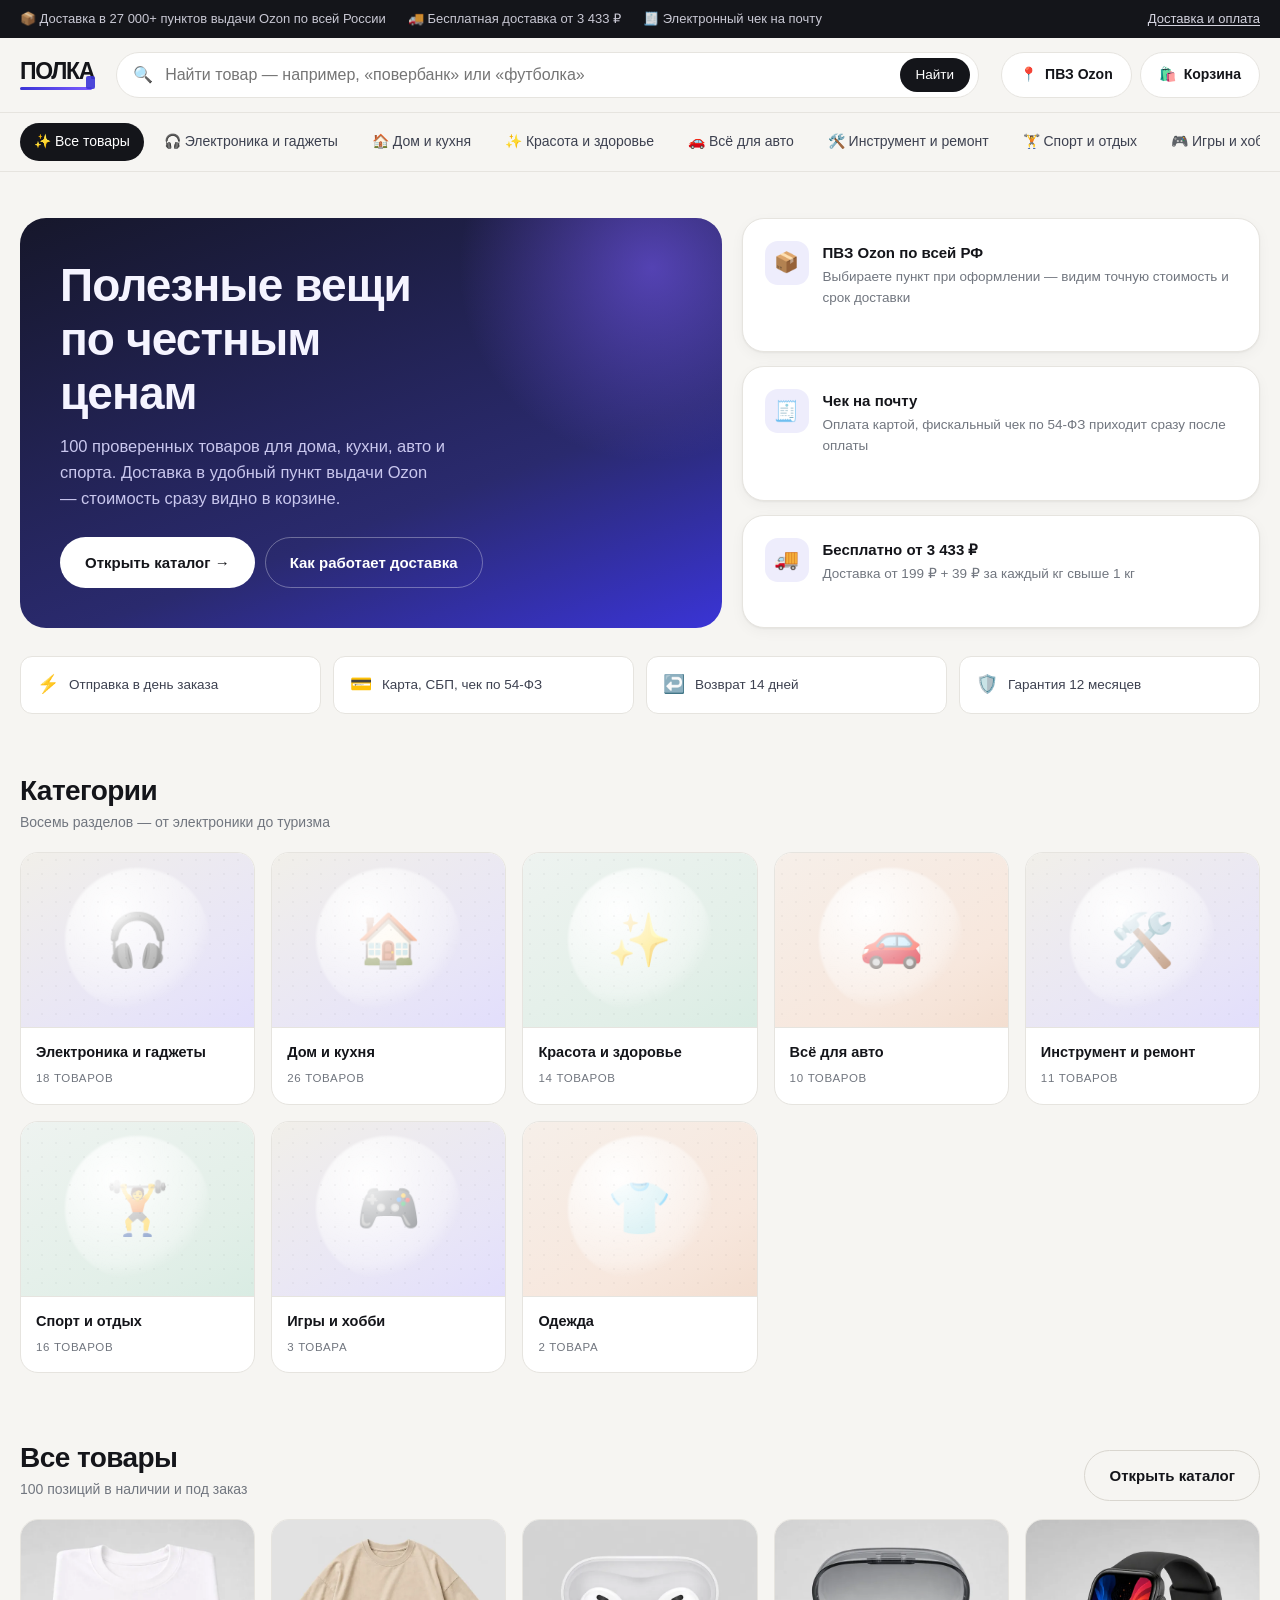
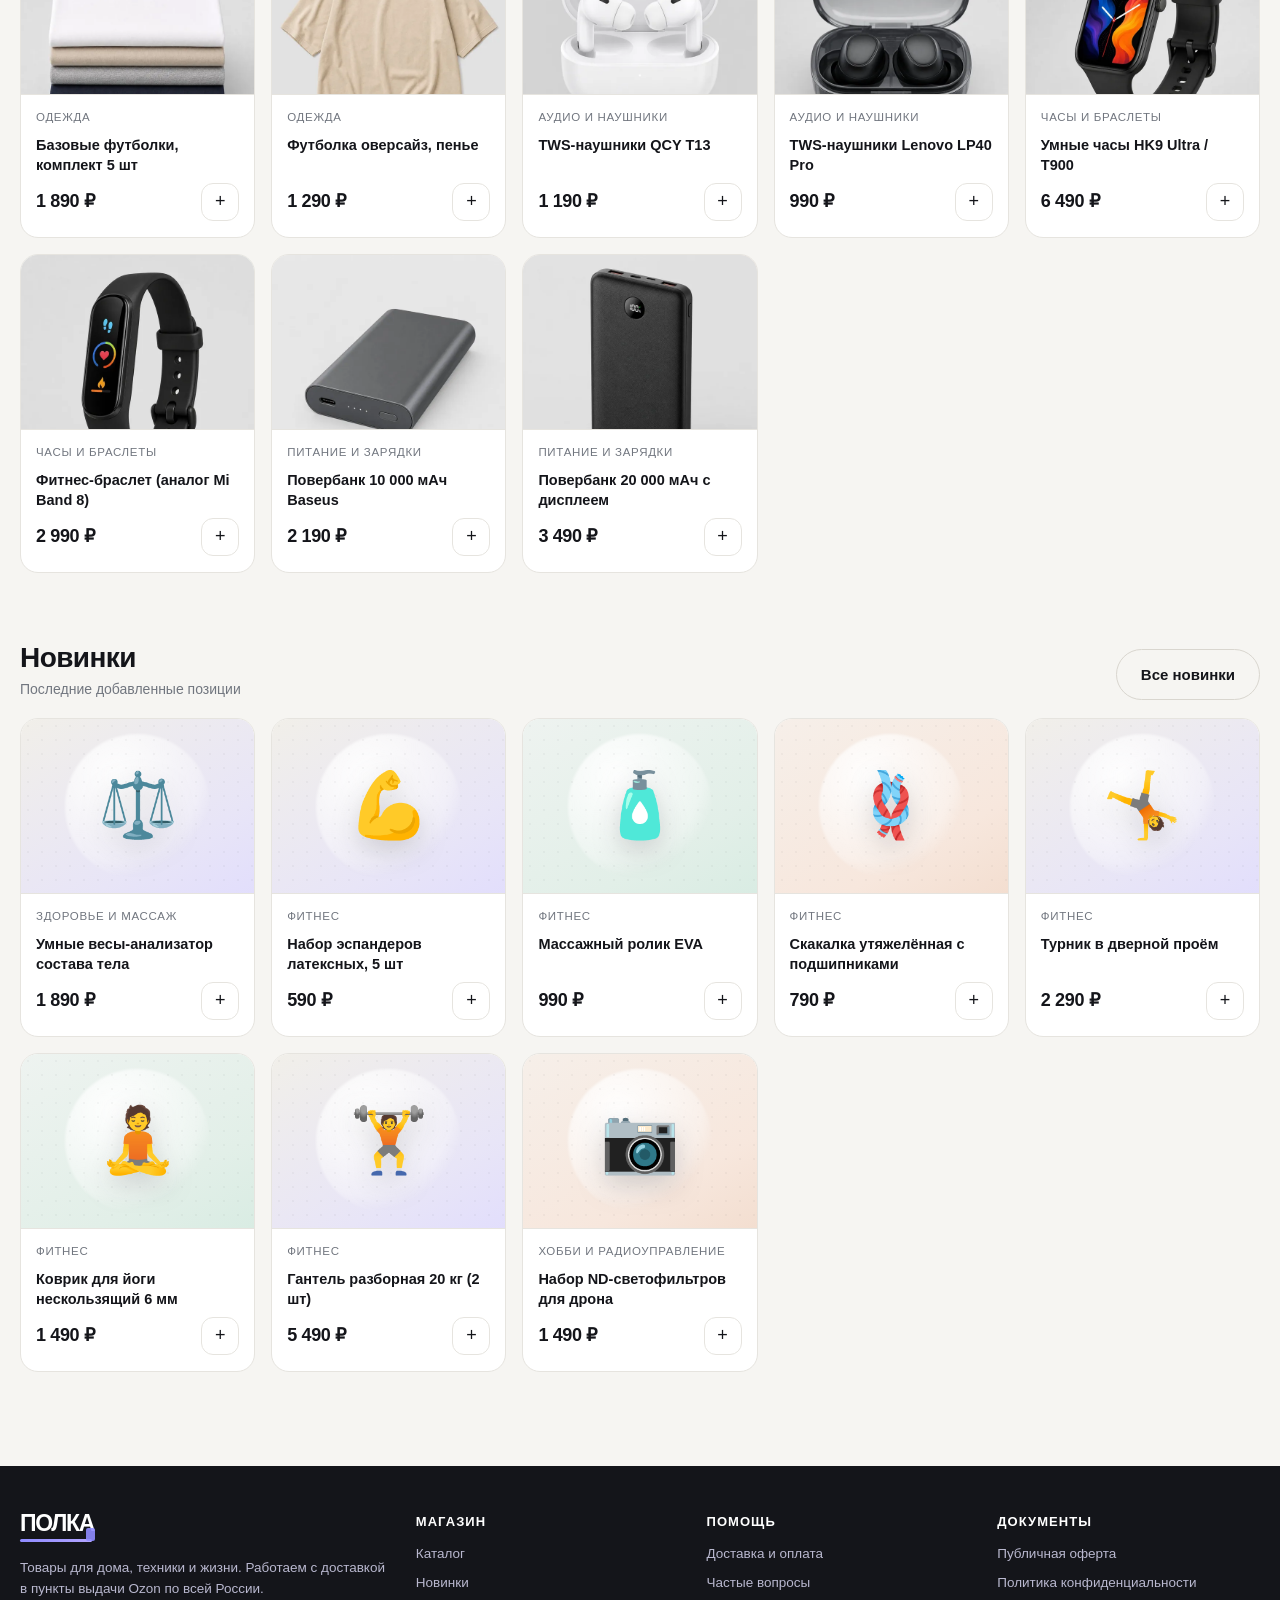
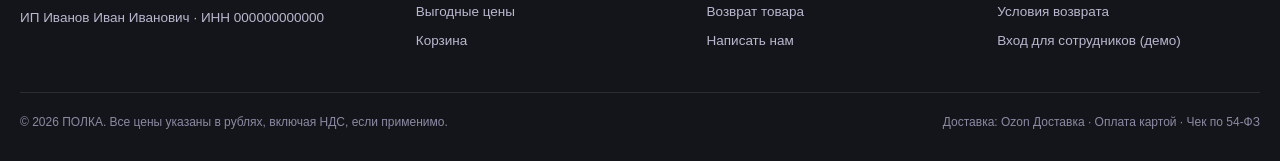
<file: docs/index.html>
<!DOCTYPE html>
<html lang="ru">
<head>
<meta charset="utf-8">
<meta name="viewport" content="width=device-width, initial-scale=1">
<title>ПОЛКА — товары для дома, техники и жизни. Доставка в ПВЗ Ozon</title>
<meta name="description" content="Товары для дома, кухни, авто и спорта. Доставка в пункты выдачи Ozon по всей России, оплата картой, электронный чек.">
<style>
/* ==========================================================================
   ПОЛКА — витрина. Светлая, спокойная, читабельная.
   ========================================================================== */
:root {
  --bg: #f6f5f2;
  --surface: #ffffff;
  --surface-2: #fbfaf8;
  --ink: #14151a;
  --ink-2: #3d4150;
  --muted: #71767f;
  --line: #e6e4df;
  --line-2: #d9d6cf;
  --accent: #3a34d6;
  --accent-hover: #2b26b8;
  --accent-soft: #eeedfc;
  --sale: #d92d3a;
  --ok: #12895f;
  --ok-soft: #e6f6ef;
  --warn: #b25e00;
  --radius: 18px;
  --radius-sm: 12px;
  --shadow-sm: 0 1px 2px rgba(20, 21, 26, .05), 0 4px 14px rgba(20, 21, 26, .04);
  --shadow-md: 0 8px 30px rgba(20, 21, 26, .09);
  --font: -apple-system, BlinkMacSystemFont, "Segoe UI", Inter, Roboto, "Helvetica Neue", Arial, sans-serif;
}

* { box-sizing: border-box; }
html { scroll-behavior: smooth; }
body {
  margin: 0; background: var(--bg); color: var(--ink); font-family: var(--font);
  font-size: 16px; line-height: 1.55; -webkit-font-smoothing: antialiased;
}
img { max-width: 100%; }
a { color: inherit; text-decoration: none; }
button { font: inherit; color: inherit; cursor: pointer; }
input, select, textarea { font: inherit; color: inherit; }
h1, h2, h3, h4 { margin: 0; line-height: 1.18; letter-spacing: -.02em; font-weight: 650; }
h1 { font-size: clamp(28px, 4vw, 42px); }
h2 { font-size: clamp(21px, 2.6vw, 28px); }
h3 { font-size: 18px; }
p { margin: 0; }
ul { margin: 0; padding: 0; }

.wrap { width: min(1240px, 100% - 40px); margin: 0 auto; }
.muted { color: var(--muted); }
.small { font-size: 13.5px; }
.tiny { font-size: 12px; }
.nowrap { white-space: nowrap; }
.hidden { display: none !important; }

/* ---------- верхняя полоса ---------- */
.topbar {
  background: var(--ink); color: #e9e8f5; font-size: 13px;
}
.topbar .wrap { display: flex; align-items: center; justify-content: space-between; gap: 16px; height: 38px; }
.topbar .marquee { display: flex; gap: 22px; overflow: hidden; }
.topbar .marquee span { white-space: nowrap; opacity: .85; }
.topbar a { text-decoration: underline; text-underline-offset: 2px; opacity: .9; }
@media (max-width: 720px) { .topbar .marquee span:nth-child(n+2) { display: none; } }

/* ---------- шапка ---------- */
.header {
  position: sticky; top: 0; z-index: 40; background: rgba(246, 245, 242, .92);
  backdrop-filter: saturate(180%) blur(14px); border-bottom: 1px solid var(--line);
}
.header .wrap { display: grid; grid-template-columns: auto 1fr auto; align-items: center; gap: 22px; height: 74px; }
.logo { position: relative; display: inline-flex; align-items: center; text-decoration: none; padding-bottom: 7px; }
.logo-word { font-weight: 800; font-size: 23px; letter-spacing: -1.3px; line-height: 1; color: var(--ink); }
/* линия-полка под словом — единственный графический элемент логотипа */
.logo-shelf {
  position: absolute; left: 0; right: 2px; bottom: 0; height: 3px; border-radius: 3px;
  background: linear-gradient(90deg, var(--accent), #7c5cff);
}
.logo-shelf::after {
  content: ""; position: absolute; right: -3px; top: -11px; width: 9px; height: 13px;
  border-radius: 2px; background: var(--accent); opacity: .9;
}
.logo-dark .logo-word { color: #fff; }
.logo-dark .logo-shelf { background: linear-gradient(90deg, #8f8bff, #b3a5ff); }
.logo-dark .logo-shelf::after { background: #8f8bff; }
.search {
  display: flex; align-items: center; gap: 10px; background: var(--surface); border: 1px solid var(--line);
  border-radius: 999px; padding: 0 8px 0 16px; height: 46px; transition: border-color .15s, box-shadow .15s;
}
.search:focus-within { border-color: var(--accent); box-shadow: 0 0 0 4px var(--accent-soft); }
.search input { flex: 1; border: 0; outline: 0; background: transparent; min-width: 0; }
.search .icon { color: var(--muted); font-size: 16px; }
.search .go {
  border: 0; background: var(--ink); color: #fff; border-radius: 999px; height: 34px; padding: 0 16px; font-size: 13.5px;
}
.header-actions { display: flex; align-items: center; gap: 8px; }
.icon-btn {
  position: relative; display: inline-flex; align-items: center; gap: 8px; border: 1px solid var(--line);
  background: var(--surface); border-radius: 999px; height: 46px; padding: 0 18px; font-size: 14px; font-weight: 550;
  transition: .15s;
}
.icon-btn:hover { border-color: var(--line-2); box-shadow: var(--shadow-sm); }
.icon-btn .badge {
  position: absolute; top: -5px; right: -4px; min-width: 21px; height: 21px; border-radius: 999px;
  background: var(--accent); color: #fff; font-size: 12px; font-weight: 650; display: grid; place-items: center;
  padding: 0 6px; border: 2px solid var(--bg);
}
@media (max-width: 900px) {
  .header .wrap { grid-template-columns: auto auto; height: auto; padding: 12px 0; gap: 12px; }
  .search { grid-column: 1 / -1; order: 3; }
}
@media (max-width: 620px) {
  body { overflow-x: hidden; }
  .wrap { width: calc(100% - 28px); }
  .topbar .wrap { height: 34px; }
  .topbar .marquee { flex: 1; min-width: 0; }
  .topbar .marquee span { overflow: hidden; text-overflow: ellipsis; }
  .topbar a { flex: 0 0 auto; font-size: 12px; }
  .logo { font-size: 19px; }
  .logo .mark { width: 30px; height: 30px; border-radius: 9px; font-size: 15px; }
  .icon-btn { height: 42px; padding: 0 13px; font-size: 13px; }
  #pvzJump span:last-child, .header-actions a.icon-btn span:last-child { display: none; }
  .search { height: 44px; padding-left: 13px; }
  .search .go { padding: 0 13px; }
  .hero { padding: 24px 0 10px; }
  .hero-main { padding: 24px 20px; min-height: 280px; border-radius: 20px; }
  .hero-main p { font-size: 15px; }
  .grid { grid-template-columns: repeat(auto-fill, minmax(155px, 1fr)); gap: 12px; }
  .card-body { padding: 12px 12px 14px; gap: 6px; }
  .card-name { font-size: 13.5px; min-height: 38px; }
  .price { font-size: 16px; }
  .add-mini { width: 34px; height: 34px; }
  .catalog-layout { grid-template-columns: 1fr; gap: 16px; }
  .filters { position: static; }
  .trust { grid-template-columns: 1fr; }
  .two-col { grid-template-columns: 1fr; }
  .summary { position: static; }
  .panel { padding: 18px; }
  .product-media { font-size: 96px; }
  .footer-grid { grid-template-columns: 1fr; gap: 20px; }
  .steps { gap: 6px; }
  .step-pill { font-size: 12.5px; padding: 7px 11px; }
}

/* ---------- категории ---------- */
.catnav { border-bottom: 1px solid var(--line); background: var(--bg); position: sticky; top: 74px; z-index: 30; }
.catnav .wrap { display: flex; gap: 6px; overflow-x: auto; padding: 10px 0; scrollbar-width: none; }
.catnav .wrap::-webkit-scrollbar { display: none; }
.catnav a, .catnav button {
  white-space: nowrap; border: 0; background: transparent; border-radius: 999px; padding: 8px 14px;
  font-size: 14px; color: var(--ink-2); display: inline-flex; align-items: center; gap: 7px; transition: .15s;
}
.catnav a:hover, .catnav button:hover { background: #ecebe6; }
.catnav .active { background: var(--ink); color: #fff; }
@media (max-width: 900px) { .catnav { top: 0; position: static; } }

/* ---------- герой ---------- */
.hero { padding: 46px 0 18px; }
.hero-grid { display: grid; grid-template-columns: 1.15fr .85fr; gap: 20px; align-items: stretch; }
.hero-main {
  background: linear-gradient(160deg, #16172b, #2a2a6e 65%, #3a34d6);
  color: #f5f4ff; border-radius: 26px; padding: 40px; position: relative; overflow: hidden;
  display: flex; flex-direction: column; justify-content: space-between; min-height: 330px;
}
.hero-main::after {
  content: ""; position: absolute; width: 420px; height: 420px; right: -140px; top: -160px; border-radius: 50%;
  background: radial-gradient(circle, rgba(124, 92, 255, .55), transparent 65%);
}
.hero-main h1 { font-size: clamp(30px, 4.4vw, 46px); max-width: 15ch; }
.hero-main p { margin-top: 14px; font-size: 16.5px; color: #c9c7ee; max-width: 42ch; }
.hero-cta { display: flex; gap: 10px; margin-top: 26px; flex-wrap: wrap; position: relative; z-index: 1; }
.btn {
  display: inline-flex; align-items: center; justify-content: center; gap: 8px; border: 1px solid transparent;
  border-radius: 999px; padding: 13px 24px; font-size: 15px; font-weight: 600; transition: .16s; text-align: center;
}
.btn-primary { background: var(--accent); color: #fff; box-shadow: 0 6px 20px rgba(58, 52, 214, .28); }
.btn-primary:hover { background: var(--accent-hover); transform: translateY(-1px); }
.btn-light { background: #fff; color: var(--ink); }
.btn-light:hover { transform: translateY(-1px); box-shadow: var(--shadow-md); }
.btn-ghost { background: transparent; border-color: var(--line-2); color: var(--ink); }
.btn-ghost:hover { border-color: var(--ink); }
.btn-dark { background: var(--ink); color: #fff; }
.btn-dark:hover { background: #000; }
.btn-lg { padding: 16px 30px; font-size: 16px; }
.btn-block { width: 100%; }
.btn:disabled { opacity: .45; cursor: not-allowed; transform: none !important; box-shadow: none; }

.hero-side { display: grid; gap: 14px; }
.hero-card {
  background: var(--surface); border: 1px solid var(--line); border-radius: 22px; padding: 22px;
  display: flex; gap: 14px; align-items: flex-start; box-shadow: var(--shadow-sm);
}
.hero-card .ic {
  flex: 0 0 44px; height: 44px; border-radius: 13px; background: var(--accent-soft); color: var(--accent);
  display: grid; place-items: center; font-size: 20px;
}
.hero-card b { display: block; font-size: 15px; margin-bottom: 3px; }
.hero-card p { font-size: 13.5px; color: var(--muted); }
@media (max-width: 960px) { .hero-grid { grid-template-columns: 1fr; } .hero-main { padding: 28px; } }

/* ---------- доверие ---------- */
.trust { display: grid; grid-template-columns: repeat(4, 1fr); gap: 12px; margin: 28px 0 8px; }
.trust div {
  background: var(--surface); border: 1px solid var(--line); border-radius: var(--radius-sm); padding: 14px 16px;
  display: flex; gap: 10px; align-items: center; font-size: 13.5px; color: var(--ink-2);
}
.trust .e { font-size: 18px; }
@media (max-width: 900px) { .trust { grid-template-columns: repeat(2, 1fr); } }

/* ---------- секции ---------- */
.section { padding: 34px 0; }
.section-head { display: flex; align-items: flex-end; justify-content: space-between; gap: 16px; margin-bottom: 18px; flex-wrap: wrap; }
.section-head p { color: var(--muted); font-size: 14px; margin-top: 5px; }

/* ---------- каталог ---------- */
.catalog-layout { display: grid; grid-template-columns: 250px 1fr; gap: 26px; align-items: start; }
.filters { position: sticky; top: 150px; display: grid; gap: 12px; }
.filter-card { background: var(--surface); border: 1px solid var(--line); border-radius: var(--radius); padding: 18px; }
.filter-card h4 { font-size: 13px; text-transform: uppercase; letter-spacing: .08em; color: var(--muted); margin-bottom: 12px; }
.filter-list { display: grid; gap: 2px; }
.filter-list button {
  text-align: left; border: 0; background: transparent; padding: 7px 10px; border-radius: 9px;
  font-size: 14px; color: var(--ink-2); display: flex; justify-content: space-between; gap: 8px;
}
.filter-list button:hover { background: var(--surface-2); }
.filter-list button.active { background: var(--accent-soft); color: var(--accent); font-weight: 600; }
.filter-list .count { color: var(--muted); font-size: 12.5px; }
.filter-list .sub { padding-left: 22px; font-size: 13.5px; color: var(--muted); }
.price-row { display: flex; gap: 8px; align-items: center; }
.price-row input {
  width: 100%; border: 1px solid var(--line); border-radius: 10px; padding: 9px 11px; font-size: 14px; outline: 0;
  background: var(--surface-2);
}
.price-row input:focus { border-color: var(--accent); background: #fff; }
.switch { display: flex; align-items: center; gap: 10px; font-size: 14px; cursor: pointer; }
.switch input { appearance: none; width: 38px; height: 22px; border-radius: 999px; background: var(--line-2); position: relative; transition: .18s; cursor: pointer; }
.switch input:checked { background: var(--accent); }
.switch input::after {
  content: ""; position: absolute; width: 16px; height: 16px; border-radius: 50%; background: #fff; top: 3px; left: 3px; transition: .18s;
}
.switch input:checked::after { left: 19px; }

.toolbar { display: flex; align-items: center; justify-content: space-between; gap: 12px; margin-bottom: 16px; flex-wrap: wrap; }
.toolbar .found { font-size: 14px; color: var(--muted); }
.select {
  border: 1px solid var(--line); background: var(--surface); border-radius: 999px; padding: 9px 14px; font-size: 14px; outline: 0;
}
.chips { display: flex; gap: 8px; flex-wrap: wrap; }
.chip {
  border: 1px solid var(--line); background: var(--surface); border-radius: 999px; padding: 8px 14px; font-size: 13.5px;
  color: var(--ink-2); display: inline-flex; gap: 7px; align-items: center; transition: .15s;
}
.chip:hover { border-color: var(--line-2); }
.chip.active { background: var(--ink); border-color: var(--ink); color: #fff; }

.grid { display: grid; grid-template-columns: repeat(auto-fill, minmax(226px, 1fr)); gap: 16px; }
.card {
  background: var(--surface); border: 1px solid var(--line); border-radius: var(--radius); overflow: hidden;
  display: flex; flex-direction: column; transition: transform .18s, box-shadow .18s, border-color .18s;
}
.card:hover { transform: translateY(-3px); box-shadow: var(--shadow-md); border-color: var(--line-2); }
.card-media {
  position: relative; aspect-ratio: 4 / 3; display: grid; place-items: center;
  font-size: clamp(44px, 6vw, 64px); overflow: hidden;
  background: linear-gradient(150deg, #f1efe9, #e8e5f7 70%, #e2defc);
  border-bottom: 1px solid var(--line);
}
.card-media::before {
  content: ""; position: absolute; width: 62%; aspect-ratio: 1; border-radius: 50%;
  background: radial-gradient(circle at 35% 30%, rgba(255, 255, 255, .95), rgba(255, 255, 255, .35) 60%, transparent 72%);
  filter: blur(1px);
}
.card-media::after {
  content: ""; position: absolute; inset: 0;
  background-image: radial-gradient(rgba(20, 21, 26, .07) 1px, transparent 1px);
  background-size: 14px 14px; opacity: .5; pointer-events: none;
}
.card-media .emoji {
  position: relative; z-index: 1; line-height: 1;
  font-family: "Apple Color Emoji", "Segoe UI Emoji", "Noto Color Emoji", "Twemoji Mozilla", sans-serif;
  filter: drop-shadow(0 10px 14px rgba(20, 21, 26, .18));
}
.card-media img { position: relative; z-index: 1; width: 100%; height: 100%; object-fit: cover; }
.card-media .badges, .card-media .stock-out { z-index: 2; }
.card:nth-child(3n) .card-media { background: linear-gradient(150deg, #eef3f0, #e2efe8 70%, #d9ece3); }
.card:nth-child(4n) .card-media { background: linear-gradient(150deg, #f6efe9, #f7e7dd 70%, #f3ded0); }
.card-body { padding: 14px 15px 16px; display: flex; flex-direction: column; gap: 8px; flex: 1; }
.card-cat { font-size: 11.5px; color: var(--muted); text-transform: uppercase; letter-spacing: .06em; }
.card-name { font-size: 14.5px; font-weight: 550; line-height: 1.38; min-height: 40px; }
.card-foot { margin-top: auto; display: flex; align-items: center; justify-content: space-between; gap: 8px; }
.price { font-size: 18px; font-weight: 700; letter-spacing: -.02em; }
.price-old { font-size: 13px; color: var(--muted); text-decoration: line-through; margin-left: 6px; font-weight: 500; }
.badges { position: absolute; top: 10px; left: 10px; display: flex; gap: 6px; flex-direction: column; align-items: flex-start; }
.badge-tag {
  background: var(--ink); color: #fff; font-size: 11.5px; font-weight: 600; border-radius: 8px; padding: 4px 9px;
  letter-spacing: .02em;
}
.badge-tag.sale { background: var(--sale); }
.badge-tag.soft { background: rgba(255, 255, 255, .92); color: var(--ink); }
.stock-out { position: absolute; inset: 0; background: rgba(246, 245, 242, .78); display: grid; place-items: center; font-weight: 600; color: var(--ink-2); font-size: 14px; }
.rating { display: inline-flex; align-items: center; gap: 4px; font-size: 12.5px; color: var(--muted); }
.rating .star { color: #e8a33d; }
.add-mini {
  width: 38px; height: 38px; border-radius: 12px; border: 1px solid var(--line); background: var(--surface);
  font-size: 18px; display: grid; place-items: center; transition: .15s; flex: 0 0 auto;
}
.add-mini:hover { background: var(--accent); border-color: var(--accent); color: #fff; }
.add-mini:disabled { opacity: .4; cursor: not-allowed; }

/* ---------- карточка товара ---------- */
.product { padding: 26px 0 40px; }
.crumbs { display: flex; gap: 8px; font-size: 13px; color: var(--muted); margin-bottom: 20px; flex-wrap: wrap; }
.crumbs a:hover { color: var(--ink); }
.product-grid { display: grid; grid-template-columns: minmax(0, 1fr) minmax(0, 1fr); gap: 36px; align-items: start; }
.product-media {
  border-radius: 26px; aspect-ratio: 1 / 1; display: grid; place-items: center; font-size: clamp(90px, 14vw, 170px);
  background: linear-gradient(150deg, #f1efe9, #e8e5f7 70%, #ded9fc); border: 1px solid var(--line);
  position: relative; overflow: hidden;
}
.product-media::before {
  content: ""; position: absolute; width: 68%; aspect-ratio: 1; border-radius: 50%;
  background: radial-gradient(circle at 35% 30%, rgba(255, 255, 255, .95), rgba(255, 255, 255, .3) 62%, transparent 74%);
}
.product-media .emoji {
  position: relative; z-index: 1; line-height: 1;
  font-family: "Apple Color Emoji", "Segoe UI Emoji", "Noto Color Emoji", "Twemoji Mozilla", sans-serif;
  filter: drop-shadow(0 18px 26px rgba(20, 21, 26, .2));
}
.product-media img { position: relative; z-index: 1; width: 100%; height: 100%; object-fit: cover; }
.product-media .watermark { z-index: 1; }
.product-media .watermark { position: absolute; bottom: 18px; font-size: 12.5px; color: #9a94c9; letter-spacing: .2em; text-transform: uppercase; }
.product-info h1 { font-size: clamp(24px, 3.2vw, 34px); }
.product-price { display: flex; align-items: baseline; gap: 12px; margin: 18px 0 6px; flex-wrap: wrap; }
.product-price .price { font-size: 36px; }
.product-price .discount {
  background: var(--sale); color: #fff; border-radius: 8px; padding: 3px 9px; font-size: 13px; font-weight: 600;
}
.features { list-style: none; margin: 20px 0; display: grid; gap: 10px; }
.features li { display: flex; gap: 10px; font-size: 14.5px; align-items: flex-start; color: var(--ink-2); }
.features li::before {
  content: "✓"; flex: 0 0 20px; height: 20px; border-radius: 50%; background: var(--ok-soft); color: var(--ok);
  display: grid; place-items: center; font-size: 12px; font-weight: 700; margin-top: 2px;
}
.buy-box { background: var(--surface); border: 1px solid var(--line); border-radius: var(--radius); padding: 20px; margin-top: 22px; box-shadow: var(--shadow-sm); }
.qty { display: inline-flex; align-items: center; border: 1px solid var(--line); border-radius: 999px; overflow: hidden; background: var(--surface); }
.qty button { border: 0; background: transparent; width: 38px; height: 42px; font-size: 18px; color: var(--ink-2); }
.qty button:hover { background: var(--surface-2); }
.qty span { min-width: 34px; text-align: center; font-weight: 600; font-size: 15px; }
.buy-row { display: flex; gap: 10px; align-items: center; flex-wrap: wrap; }
.buy-row .btn { flex: 1; min-width: 190px; }
.variant-block { margin-bottom: 16px; }
.variant-label { font-size: 13.5px; color: var(--ink-2); margin-bottom: 9px; }
.variant-label b { color: var(--ink); }
.variant-list { display: flex; gap: 8px; flex-wrap: wrap; }
.variant-btn {
  min-width: 52px; padding: 10px 14px; border: 1px solid var(--line-2); background: var(--surface);
  border-radius: 10px; font-size: 14px; font-weight: 550; transition: .15s;
}
.variant-btn:hover:not(:disabled) { border-color: var(--ink); }
.variant-btn.active { background: var(--ink); border-color: var(--ink); color: #fff; }
.variant-btn.disabled, .variant-btn:disabled { opacity: .35; cursor: not-allowed; text-decoration: line-through; }

.deliv-note { display: flex; gap: 12px; align-items: flex-start; margin-top: 16px; padding-top: 16px; border-top: 1px dashed var(--line); font-size: 13.5px; color: var(--muted); }
.deliv-note .e { font-size: 18px; }
.desc-block { margin-top: 40px; display: grid; grid-template-columns: 1.4fr 1fr; gap: 28px; }
.desc-block p { color: var(--ink-2); font-size: 15px; }
.spec { background: var(--surface); border: 1px solid var(--line); border-radius: var(--radius); padding: 20px; }
.spec dl { display: grid; grid-template-columns: 1fr auto; gap: 10px 16px; margin: 12px 0 0; font-size: 14px; }
.spec dt { color: var(--muted); }
.spec dd { margin: 0; font-weight: 550; text-align: right; }
@media (max-width: 900px) {
  .product-grid, .desc-block { grid-template-columns: 1fr; gap: 24px; }
  .product-media { aspect-ratio: 4 / 3; }
}

/* ---------- корзина ---------- */
.page { padding: 30px 0 60px; min-height: 60vh; }
.two-col { display: grid; grid-template-columns: minmax(0, 1.5fr) minmax(320px, .9fr); gap: 24px; align-items: start; }
.panel { background: var(--surface); border: 1px solid var(--line); border-radius: var(--radius); padding: 24px; }
.panel + .panel { margin-top: 16px; }
.panel h3 { margin-bottom: 4px; }
.cart-line { display: grid; grid-template-columns: 74px 1fr auto; gap: 16px; padding: 18px 0; border-bottom: 1px solid var(--line); align-items: center; }
.cart-line:last-child { border-bottom: 0; }
.cart-thumb {
  width: 74px; height: 74px; border-radius: 14px; display: grid; place-items: center; font-size: 32px;
  background: linear-gradient(150deg, #f1efe9, #e8e5f7); overflow: hidden;
}
.cart-thumb img { width: 100%; height: 100%; object-fit: cover; }
.cart-line .name { font-weight: 550; font-size: 15px; }
.cart-line .meta { font-size: 13px; color: var(--muted); margin-top: 3px; }
.remove { border: 0; background: transparent; color: var(--muted); font-size: 13px; text-decoration: underline; padding: 0; }
.remove:hover { color: var(--sale); }
.summary { position: sticky; top: 150px; }
.sum-row { display: flex; justify-content: space-between; gap: 12px; padding: 9px 0; font-size: 14.5px; }
.sum-row.total { border-top: 1px solid var(--line); margin-top: 10px; padding-top: 16px; font-size: 19px; font-weight: 700; }
.sum-row .v { font-variant-numeric: tabular-nums; }
.hint {
  background: var(--surface-2); border: 1px dashed var(--line-2); border-radius: var(--radius-sm);
  padding: 12px 14px; font-size: 13px; color: var(--muted); margin-top: 14px;
}
.empty-state { text-align: center; padding: 70px 20px; }
.empty-state .e { font-size: 54px; margin-bottom: 14px; }

/* ---------- оформление ---------- */
.steps { display: flex; gap: 8px; margin-bottom: 22px; flex-wrap: wrap; }
.step-pill {
  display: flex; align-items: center; gap: 9px; font-size: 13.5px; color: var(--muted);
  background: var(--surface); border: 1px solid var(--line); border-radius: 999px; padding: 8px 15px;
}
.step-pill b { width: 20px; height: 20px; border-radius: 50%; background: var(--line); color: var(--ink-2); display: grid; place-items: center; font-size: 11.5px; }
.step-pill.done { color: var(--ok); border-color: #bfe6d5; background: var(--ok-soft); }
.step-pill.done b { background: var(--ok); color: #fff; }
.step-pill.current { color: var(--accent); border-color: #c9c5f7; background: var(--accent-soft); }
.step-pill.current b { background: var(--accent); color: #fff; }

.field { margin-bottom: 14px; }
.field label { display: block; font-size: 13px; font-weight: 550; margin-bottom: 6px; color: var(--ink-2); }
.field input, .field textarea, .field select {
  width: 100%; border: 1px solid var(--line); border-radius: var(--radius-sm); padding: 12px 14px; font-size: 15px;
  outline: 0; background: var(--surface); transition: border-color .15s, box-shadow .15s;
}
.field input:focus, .field textarea:focus, .field select:focus { border-color: var(--accent); box-shadow: 0 0 0 4px var(--accent-soft); }
.field .err { color: var(--sale); font-size: 12.5px; margin-top: 5px; }
.field-row { display: grid; grid-template-columns: 1fr 1fr; gap: 12px; }
@media (max-width: 640px) { .field-row { grid-template-columns: 1fr; } }

.pvz-tools { display: flex; gap: 10px; margin-bottom: 12px; flex-wrap: wrap; }
.pvz-tools select, .pvz-tools input {
  border: 1px solid var(--line); border-radius: var(--radius-sm); padding: 11px 13px; font-size: 14.5px; outline: 0; background: var(--surface);
}
.pvz-tools input { flex: 1; min-width: 150px; }
.pvz-list { display: grid; gap: 8px; max-height: 400px; overflow-y: auto; padding-right: 6px; }
.pvz-list::-webkit-scrollbar { width: 8px; }
.pvz-list::-webkit-scrollbar-thumb { background: var(--line-2); border-radius: 8px; }
.pvz-item {
  display: grid; grid-template-columns: auto 1fr auto; gap: 12px; align-items: center; text-align: left;
  border: 1px solid var(--line); background: var(--surface); border-radius: var(--radius-sm); padding: 12px 14px; transition: .15s;
}
.pvz-item:hover { border-color: var(--line-2); background: var(--surface-2); }
.pvz-item.selected { border-color: var(--accent); background: var(--accent-soft); box-shadow: 0 0 0 2px rgba(58, 52, 214, .12); }
.pvz-item .e { font-size: 20px; }
.pvz-item b { display: block; font-size: 14px; }
.pvz-item span { font-size: 12.5px; color: var(--muted); }
.pvz-item .radio { width: 20px; height: 20px; border-radius: 50%; border: 1.5px solid var(--line-2); display: grid; place-items: center; color: transparent; font-size: 11px; }
.pvz-item.selected .radio { border-color: var(--accent); background: var(--accent); color: #fff; font-size: 11px; }

.pay-option {
  display: flex; gap: 12px; align-items: flex-start; border: 1px solid var(--line); border-radius: var(--radius-sm);
  padding: 14px; cursor: pointer; transition: .15s; background: var(--surface);
}
.pay-option:hover { border-color: var(--line-2); }
.pay-option.selected { border-color: var(--accent); background: var(--accent-soft); }
.pay-option .radio { flex: 0 0 20px; width: 20px; height: 20px; border-radius: 50%; border: 1.5px solid var(--line-2); margin-top: 2px; display: grid; place-items: center; color: transparent; font-size: 11px; }
.pay-option.selected .radio { border-color: var(--accent); background: var(--accent); color: #fff; font-size: 11px; }
.pay-option b { display: block; font-size: 14.5px; }
.pay-option span { font-size: 12.5px; color: var(--muted); }

.delivery-card { border: 1px solid var(--line); border-radius: var(--radius-sm); padding: 14px; background: var(--surface-2); font-size: 14px; }
.delivery-card .row { display: flex; justify-content: space-between; gap: 10px; padding: 4px 0; }
.delivery-card .free { color: var(--ok); font-weight: 650; }
.legal { font-size: 12px; color: var(--muted); margin-top: 12px; line-height: 1.5; }

/* ---------- заказ оформлен ---------- */
.success-hero { text-align: center; padding: 40px 20px 10px; }
.success-hero .checkmark {
  width: 74px; height: 74px; border-radius: 50%; background: var(--ok-soft); color: var(--ok); font-size: 34px;
  display: grid; place-items: center; margin: 0 auto 18px;
}
.timeline { display: grid; gap: 0; margin: 26px 0; }
.tl-item { display: grid; grid-template-columns: 30px 1fr; gap: 14px; padding-bottom: 22px; position: relative; }
.tl-item:not(:last-child)::before { content: ""; position: absolute; left: 14px; top: 28px; bottom: 0; width: 2px; background: var(--line); }
.tl-dot { width: 30px; height: 30px; border-radius: 50%; background: var(--surface); border: 2px solid var(--line); display: grid; place-items: center; font-size: 13px; }
.tl-item.active .tl-dot { background: var(--accent); border-color: var(--accent); color: #fff; }
.tl-item.active ::marker { color: red; }
.tl-item b { font-size: 14.5px; }
.tl-item p { font-size: 13px; color: var(--muted); }

/* ---------- футер ---------- */
.footer { background: var(--ink); color: #c9c8dd; margin-top: 60px; padding: 46px 0 30px; }
.footer-grid { display: grid; grid-template-columns: 1.4fr 1fr 1fr 1fr; gap: 28px; }
.footer h5 { color: #fff; font-size: 13px; text-transform: uppercase; letter-spacing: .08em; margin: 0 0 12px; }
.footer a, .footer p { font-size: 13.5px; color: #b9b8cf; display: block; margin-bottom: 8px; }
.footer a:hover { color: #fff; }
.footer .logo { margin-bottom: 16px; }
.footer-bottom { border-top: 1px solid rgba(255, 255, 255, .1); margin-top: 32px; padding-top: 20px; font-size: 12px; color: #8b8aa3; display: flex; justify-content: space-between; gap: 16px; flex-wrap: wrap; }
@media (max-width: 860px) { .footer-grid { grid-template-columns: 1fr 1fr; } }

/* ---------- тосты и оверлеи ---------- */
.toast-host { position: fixed; left: 50%; bottom: 24px; transform: translateX(-50%); z-index: 90; display: grid; gap: 8px; width: max-content; max-width: calc(100% - 32px); }
.toast {
  background: var(--ink); color: #fff; border-radius: 12px; padding: 12px 18px; font-size: 14px;
  box-shadow: var(--shadow-md); animation: toastIn .22s ease both; display: flex; gap: 10px; align-items: center;
}
.toast.err { background: #8f1d26; }
.toast.ok { background: #0f6b4b; }
@keyframes toastIn { from { opacity: 0; transform: translateY(12px); } to { opacity: 1; transform: none; } }

.drawer-backdrop {
  position: fixed; inset: 0; background: rgba(20, 21, 26, .4); backdrop-filter: blur(3px); z-index: 80;
  animation: fade .18s ease both;
}
@keyframes fade { from { opacity: 0; } to { opacity: 1; } }
.cart-drawer {
  position: fixed; right: 0; top: 0; bottom: 0; width: min(440px, 100%); background: var(--bg); z-index: 85;
  display: flex; flex-direction: column; animation: slideIn .24s cubic-bezier(.2, .8, .3, 1) both;
}
@keyframes slideIn { from { transform: translateX(100%); } to { transform: none; } }
.cart-drawer header { display: flex; align-items: center; justify-content: space-between; padding: 18px 20px; border-bottom: 1px solid var(--line); background: var(--surface); }
.cart-drawer .body { flex: 1; overflow-y: auto; padding: 8px 20px; }
.cart-drawer footer { padding: 18px 20px; border-top: 1px solid var(--line); background: var(--surface); display: grid; gap: 12px; }
.close-x { border: 0; background: transparent; font-size: 22px; color: var(--muted); line-height: 1; padding: 4px 8px; border-radius: 8px; }
.close-x:hover { background: var(--surface-2); color: var(--ink); }

.spinner { width: 18px; height: 18px; border: 2px solid rgba(255, 255, 255, .4); border-top-color: #fff; border-radius: 50%; animation: spin .7s linear infinite; display: inline-block; }
@keyframes spin { to { transform: rotate(360deg); } }
.skeleton { background: linear-gradient(90deg, #eeece7 25%, #f6f4ef 37%, #eeece7 63%); background-size: 400% 100%; animation: shimmer 1.3s infinite; border-radius: var(--radius); }
@keyframes shimmer { 0% { background-position: 100% 50%; } 100% { background-position: 0 50%; } }

@media (prefers-reduced-motion: reduce) {
  * { animation-duration: .01ms !important; transition-duration: .01ms !important; }
}

</style>
<link rel="icon" href="data:image/svg+xml,<svg xmlns='http://www.w3.org/2000/svg' viewBox='0 0 100 100'><rect width='100' height='100' rx='24' fill='%233a34d6'/><text x='50' y='68' font-size='52' text-anchor='middle' fill='white' font-family='Arial' font-weight='bold'>П</text></svg>">
</head>
<body>
<div class="topbar">
  <div class="wrap">
    <div class="marquee">
      <span>📦 Доставка в 27 000+ пунктов выдачи Ozon по всей России</span>
      <span id="freeFromTop">🚚 Бесплатная доставка от 3 433 ₽</span>
      <span>🧾 Электронный чек на почту</span>
    </div>
    <a href="#/delivery">Доставка и оплата</a>
  </div>
</div>

<header class="header">
  <div class="wrap">
    <a class="logo" href="#/" aria-label="ПОЛКА — на главную">
      <span class="logo-word">ПОЛКА</span>
      <span class="logo-shelf" aria-hidden="true"></span>
    </a>
    <form class="search" id="searchForm" role="search">
      <span class="icon">🔍</span>
      <input id="searchInput" type="search" placeholder="Найти товар — например, «повербанк» или «футболка»" autocomplete="off" aria-label="Поиск по каталогу">
      <button class="go" type="submit">Найти</button>
    </form>
    <div class="header-actions">
      <a class="icon-btn" id="pvzJump" href="#/delivery" title="Доставка в ПВЗ Ozon">📍 <span class="nowrap">ПВЗ Ozon</span></a>
      <button class="icon-btn" id="cartBtn" title="Корзина">🛍️ <span class="nowrap">Корзина</span> <span class="badge hidden" id="cartCount">0</span></button>
    </div>
  </div>
</header>

<nav class="catnav"><div class="wrap" id="catnav"></div></nav>

<main id="app"></main>

<footer class="footer">
  <div class="wrap">
    <div class="footer-grid">
      <div>
        <div class="logo logo-dark">
          <span class="logo-word">ПОЛКА</span>
          <span class="logo-shelf" aria-hidden="true"></span>
        </div>
        <p>Товары для дома, техники и жизни. Работаем с доставкой в пункты выдачи Ozon по всей России.</p>
        <p class="tiny" id="sellerInfo">ИП Иванов Иван Иванович · ИНН 000000000000</p>
      </div>
      <div>
        <h5>Магазин</h5>
        <a href="#/catalog">Каталог</a>
        <a href="#/catalog?sort=new">Новинки</a>
        <a href="#/catalog?sort=price_asc">Выгодные цены</a>
        <a href="#/cart">Корзина</a>
      </div>
      <div>
        <h5>Помощь</h5>
        <a href="#/delivery">Доставка и оплата</a>
        <a href="#/delivery#faq">Частые вопросы</a>
        <a href="#/delivery#return">Возврат товара</a>
        <a href="mailto:orders@example.ru" id="supportLink">Написать нам</a>
      </div>
      <div>
        <h5>Документы</h5>
        <a href="#/legal#offer">Публичная оферта</a>
        <a href="#/legal#privacy">Политика конфиденциальности</a>
        <a href="#/legal#terms">Условия возврата</a>
        <a href="admin-demo.html" class="tiny">Вход для сотрудников (демо)</a>
      </div>
    </div>
    <div class="footer-bottom">
      <span>© 2026 ПОЛКА. Все цены указаны в рублях, включая НДС, если применимо.</span>
      <span>Доставка: Ozon Доставка · Оплата картой · Чек по 54-ФЗ</span>
    </div>
  </div>
</footer>

<div class="toast-host" id="toasts" aria-live="polite"></div>

<script>

// ===== Демо-режим: подмена серверной части прямо в браузере =====
(function () {
  // localStorage может быть недоступен в песочнице предпросмотра — даём замену в памяти
  try { window.localStorage.setItem('__t', '1'); window.localStorage.removeItem('__t'); }
  catch (e) {
    const mem = {};
    Object.defineProperty(window, 'localStorage', {
      value: {
        getItem: (k) => (k in mem ? mem[k] : null),
        setItem: (k, v) => { mem[k] = String(v); },
        removeItem: (k) => { delete mem[k]; },
        clear: () => { Object.keys(mem).forEach((k) => delete mem[k]); },
      },
    });
  }

  const TARIFF = { base: 199, perKg: 39, freeFrom: 3433, maxDays: 7 };
  const SHOP = {
    name: 'ПОЛКА', seller: 'ИП Иванов Иван Иванович', inn: '000000000000',
    email: 'orders@example.ru', phone: '+7 900 000-00-00',
  };
  const CATALOG = Object.assign(
    { shop: SHOP, currency: '₽', delivery: TARIFF },
    {"categories": [{"id": "tech", "title": "Электроника и гаджеты", "emoji": "🎧", "subcategories": ["audio", "wearables", "power", "periphery", "smart"]}, {"id": "home", "title": "Дом и кухня", "emoji": "🏠", "subcategories": ["kitchen-tech", "kitchen-acc", "house", "lighting", "pets"]}, {"id": "beauty", "title": "Красота и здоровье", "emoji": "✨", "subcategories": ["care", "health"]}, {"id": "auto", "title": "Всё для авто", "emoji": "🚗", "subcategories": ["auto-gadgets", "auto-care"]}, {"id": "tools", "title": "Инструмент и ремонт", "emoji": "🛠️", "subcategories": ["power-tools", "hand-tools", "measure"]}, {"id": "sport", "title": "Спорт и отдых", "emoji": "🏋️", "subcategories": ["fitness", "tourism"]}, {"id": "hobby", "title": "Игры и хобби", "emoji": "🎮", "subcategories": ["hobby"]}, {"id": "apparel", "title": "Одежда", "emoji": "👕", "subcategories": ["apparel"]}], "subcategories": {"audio": "Аудио и наушники", "wearables": "Часы и браслеты", "power": "Питание и зарядки", "periphery": "Компьютерная периферия", "smart": "Умный дом и безопасность", "kitchen-tech": "Техника для кухни", "kitchen-acc": "Кухонные аксессуары", "house": "Для дома и уборки", "lighting": "Свет и декор", "pets": "Питомцам", "care": "Уход и красота", "health": "Здоровье и массаж", "auto-gadgets": "Гаджеты в авто", "auto-care": "Уход за авто", "power-tools": "Электроинструмент", "hand-tools": "Ручной инструмент", "measure": "Измерения", "fitness": "Фитнес", "tourism": "Туризм и рыбалка", "hobby": "Хобби и радиоуправление", "apparel": "Одежда"}, "products": [{"id": 1, "slug": "futbolki-5", "name": "Базовые футболки, комплект 5 шт", "category": "apparel", "subcategory": "apparel", "price": 1890, "oldPrice": null, "emoji": "👕", "weight": 0.6, "description": "Пять базовых футболок из плотного хлопка 190 г/м² — основа гардероба на каждый день. Держат форму после стирок, не просвечивают и не растягиваются в вороте.", "features": ["100% хлопок, плотность 190 г/м²", "5 расцветок в комплекте", "Размеры S–3XL"], "stock": 100, "rating": 4.5, "reviews": 19, "badge": null, "variants": [{"label": "S", "stock": 100}, {"label": "M", "stock": 100}, {"label": "L", "stock": 100}, {"label": "XL", "stock": 100}, {"label": "XXL", "stock": 100}], "image": "uploads/p1.webp"}, {"id": 2, "slug": "futbolka-oversize", "name": "Футболка оверсайз, пенье", "category": "apparel", "subcategory": "apparel", "price": 1290, "oldPrice": null, "emoji": "👖", "weight": 0.3, "description": "Свободный крой оверсайз из мягкого хлопка пенье. Ткань приятна к телу, не линяет и почти не даёт усадку.", "features": ["Хлопок пенье, 220 г/м²", "Дроп-шолдер, спущенное плечо", "Стойкий крашеный пигмент"], "stock": 100, "rating": 4.6, "reviews": 26, "badge": null, "variants": [{"label": "M", "stock": 100}, {"label": "L", "stock": 100}, {"label": "XL", "stock": 100}], "image": "uploads/p2.webp"}, {"id": 3, "slug": "qcy-t13", "name": "TWS-наушники QCY T13", "category": "tech", "subcategory": "audio", "price": 1190, "oldPrice": null, "emoji": "🎧", "weight": 0.1, "description": "Лёгкие TWS-наушники с чистым звуком и стабильным Bluetooth 5.1. Кейс держит заряд до 40 часов, зарядка — через Type-C.", "features": ["Bluetooth 5.1, до 40 ч с кейсом", "Шумоподавление микрофона", "Защита от пота IPX4"], "stock": 100, "rating": 4.7, "reviews": 33, "badge": null, "variants": null, "image": "uploads/p3.webp"}, {"id": 4, "slug": "lenovo-lp40", "name": "TWS-наушники Lenovo LP40 Pro", "category": "tech", "subcategory": "audio", "price": 990, "oldPrice": null, "emoji": "🎧", "weight": 0.1, "description": "Классические TWS-наушники с сенсорным управлением и полупрозрачным корпусом кейса. Удобная посадка и быстрая синхронизация.", "features": ["Сенсорное управление", "До 20 ч автономности", "Type-C зарядка"], "stock": 100, "rating": 4.8, "reviews": 40, "badge": null, "variants": null, "image": "uploads/p4.webp"}, {"id": 5, "slug": "hk9-ultra", "name": "Умные часы HK9 Ultra / T900", "category": "tech", "subcategory": "wearables", "price": 6490, "oldPrice": null, "emoji": "⌚", "weight": 0.15, "description": "Часы в стиле классических смарт-часов: большой AMOLED-экран, звонки через динамик, десятки спортивных режимов и циферблатов.", "features": ["Экран 2.09\" AMOLED", "Звонки и уведомления", "Пульс, кислород, сон"], "stock": 100, "rating": 4.9, "reviews": 47, "badge": null, "variants": null, "image": "uploads/p5.webp"}, {"id": 6, "slug": "fitness-band", "name": "Фитнес-браслет (аналог Mi Band 8)", "category": "tech", "subcategory": "wearables", "price": 2990, "oldPrice": null, "emoji": "⌚", "weight": 0.1, "description": "Лёгкий браслет с трекингом активности, пульсометром и сном. Сменные ремешки и до 14 дней работы от одного заряда.", "features": ["До 14 дней автономности", "Более 100 режимов спорта", "Влагозащита 5 ATM"], "stock": 100, "rating": 4.4, "reviews": 54, "badge": null, "variants": null, "image": "uploads/p6.webp"}, {"id": 7, "slug": "powerbank-10000", "name": "Повербанк 10 000 мАч Baseus", "category": "tech", "subcategory": "power", "price": 2190, "oldPrice": null, "emoji": "🔋", "weight": 0.4, "description": "Компактный внешний аккумулятор с быстрой зарядкой 20 Вт. Помещается в карман и заряжает телефон дважды.", "features": ["Ёмкость 10 000 мАч", "Быстрая зарядка 20 Вт", "USB-C + USB-A"], "stock": 100, "rating": 4.5, "reviews": 61, "badge": null, "variants": null, "image": "uploads/p7.webp"}, {"id": 8, "slug": "powerbank-20000", "name": "Повербанк 20 000 мАч с дисплеем", "category": "tech", "subcategory": "power", "price": 3490, "oldPrice": null, "emoji": "🔋", "weight": 0.6, "description": "Ёмкий повербанк с цифровым дисплеем и поддержкой PD 22.5 Вт. Хватит на несколько дней поездки.", "features": ["20 000 мАч, PD 22.5 Вт", "Дисплей заряда в процентах", "Два устройства одновременно"], "stock": 100, "rating": 4.6, "reviews": 68, "badge": null, "variants": null, "image": "uploads/p8.webp"}, {"id": 9, "slug": "gan-65w", "name": "Зарядка GaN 65W (Baseus / Ugreen)", "category": "tech", "subcategory": "power", "price": 2690, "oldPrice": null, "emoji": "🔌", "weight": 0.25, "description": "Один адаптер для ноутбука, телефона и наушников. Технология GaN делает блок компактным и холодным под нагрузкой.", "features": ["Мощность 65 Вт", "3 порта: 2× Type-C + USB-A", "Складные вилки"], "stock": 100, "rating": 4.7, "reviews": 75, "badge": null, "variants": null}, {"id": 10, "slug": "cable-usbc-100w", "name": "Кабель USB-C 100W в оплётке", "category": "tech", "subcategory": "power", "price": 390, "oldPrice": null, "emoji": "🔗", "weight": 0.05, "description": "Прочный кабель с нейлоновой оплёткой для зарядки 100 Вт и передачи данных. Живёт заметно дольше обычных.", "features": ["Зарядка до 100 Вт", "Нейлоновая оплётка", "Длина 1 м"], "stock": 100, "rating": 4.8, "reviews": 82, "badge": null, "variants": null}, {"id": 11, "slug": "keyboard-87", "name": "Механическая клавиатура 87 клавиш hot-swap", "category": "tech", "subcategory": "periphery", "price": 4990, "oldPrice": null, "emoji": "⌨️", "weight": 1.0, "description": "Компактная TKL-клавиатура с поддержкой hot-swap: меняйте переключатели без паяльника. Подсветка и три режима подключения.", "features": ["Hot-swap сокеты", "Bluetooth + 2.4 ГГц + провод", "RGB-подсветка"], "stock": 100, "rating": 4.9, "reviews": 89, "badge": null, "variants": null}, {"id": 12, "slug": "mouse-vertical", "name": "Мышь беспроводная вертикальная", "category": "tech", "subcategory": "periphery", "price": 1590, "oldPrice": null, "emoji": "🖱️", "weight": 0.15, "description": "Вертикальная мышь снижает нагрузку на запястье при долгой работе. Бесшумные кнопки и точный сенсор.", "features": ["Угол наклона 57°", "Тихие клики", "Bluetooth + USB-приёмник"], "stock": 100, "rating": 4.4, "reviews": 96, "badge": null, "variants": null}, {"id": 13, "slug": "webcam-1080p", "name": "Веб-камера 1080p с микрофоном", "category": "tech", "subcategory": "periphery", "price": 1890, "oldPrice": null, "emoji": "📷", "weight": 0.2, "description": "Камера для созвонов и стримов: чёткая картинка Full HD и встроенный микрофон с шумоподавлением.", "features": ["Full HD 1080p, 30 fps", "Встроенный микрофон", "Клипса и штативное гнездо"], "stock": 100, "rating": 4.5, "reviews": 103, "badge": null, "variants": null}, {"id": 14, "slug": "lavalier-2", "name": "Микрофон-петличка беспроводной, 2 шт", "category": "tech", "subcategory": "audio", "price": 3190, "oldPrice": null, "emoji": "🎤", "weight": 0.2, "description": "Двойной комплект петличек с кейсом-зарядкой: записывайте интервью и видео вдвоём без проводов.", "features": ["2 передатчика + приёмник", "Дальность до 20 м", "Кейс с зарядкой"], "stock": 100, "rating": 4.6, "reviews": 110, "badge": null, "variants": null}, {"id": 15, "slug": "bt-speaker", "name": "Портативная Bluetooth-колонка 10W", "category": "tech", "subcategory": "audio", "price": 1590, "oldPrice": null, "emoji": "🔊", "weight": 0.5, "description": "Громкая компактная колонка с плотным басом и защитой от брызг. Хорошо звучит на улице и в душе.", "features": ["10 Вт, насыщенный бас", "IPX6", "До 12 часов работы"], "stock": 100, "rating": 4.7, "reviews": 117, "badge": null, "variants": null}, {"id": 16, "slug": "headphones-anc", "name": "Наушники накладные с ANC (OEM)", "category": "tech", "subcategory": "audio", "price": 4590, "oldPrice": null, "emoji": "🎧", "weight": 0.4, "description": "Накладные наушники с активным шумоподавлением и мягкими амбушюрами. Комфортны в дороге и в офисе.", "features": ["Активное шумоподавление", "До 40 часов работы", "Режим прозрачности"], "stock": 100, "rating": 4.8, "reviews": 124, "badge": null, "variants": null}, {"id": 17, "slug": "robot-vacuum", "name": "Робот-пылесос (аналог Mijia)", "category": "home", "subcategory": "house", "price": 39900, "oldPrice": null, "emoji": "🤖", "weight": 5.0, "description": "Робот-пылесос с навигацией и влажной уборкой: строит карту, обходит препятствия и убирает по расписанию из приложения.", "features": ["Навигация по карте", "Сухая и влажная уборка", "Управление из приложения"], "stock": 100, "rating": 4.9, "reviews": 131, "badge": null, "variants": null, "image": "uploads/p17.webp"}, {"id": 18, "slug": "car-compressor", "name": "Автомобильный компрессор цифровой", "category": "auto", "subcategory": "auto-care", "price": 3290, "oldPrice": null, "emoji": "🌬️", "weight": 1.2, "description": "Цифровой компрессор с автоблокировкой по заданному давлению. Накачивает колесо за пару минут.", "features": ["Автостоп по давлению", "Давление до 150 PSI", "Фонарь + сумка в комплекте"], "stock": 100, "rating": 4.4, "reviews": 138, "badge": null, "variants": null, "image": "uploads/p18.webp"}, {"id": 19, "slug": "massage-gun", "name": "Массажный пистолет для мышц", "category": "beauty", "subcategory": "health", "price": 3990, "oldPrice": null, "emoji": "💪", "weight": 1.0, "description": "Перкуссионный массажёр с 6 насадками для глубокой проработки мышц после тренировок.", "features": ["6 сменных насадок", "4 скорости", "Тихий мотор, до 6 часов"], "stock": 100, "rating": 4.5, "reviews": 145, "badge": null, "variants": null}, {"id": 20, "slug": "neck-massager", "name": "Массажёр для шеи EMS", "category": "beauty", "subcategory": "health", "price": 2490, "oldPrice": null, "emoji": "🧘", "weight": 0.4, "description": "Мягкий массажёр на шею и плечи с прогревом и импульсной стимуляцией мышц. 15 минут — и шея расслаблена.", "features": ["Электростимуляция + прогрев", "15 режимов", "Аккумулятор, USB-зарядка"], "stock": 100, "rating": 4.6, "reviews": 152, "badge": null, "variants": null}, {"id": 21, "slug": "shoe-dryer", "name": "Сушилка для обуви с УФ-лампой", "category": "home", "subcategory": "house", "price": 1390, "oldPrice": null, "emoji": "👟", "weight": 0.8, "description": "Сушит и обеззараживает обувь за ночь: тёплый воздух убирает влагу, УФ-лампа — бактерии и запах.", "features": ["УФ-обеззараживание", "Быстрый нагрев", "Подходит для любых материалов"], "stock": 100, "rating": 4.7, "reviews": 159, "badge": null, "variants": null}, {"id": 22, "slug": "car-air-purifier", "name": "Очиститель воздуха для авто", "category": "auto", "subcategory": "auto-care", "price": 2590, "oldPrice": null, "emoji": "🍃", "weight": 0.5, "description": "Компактный очиститель с HEPA-фильтром и ионизацией. Убирает запахи, пыль и аллергены в салоне.", "features": ["HEPA + угольный фильтр", "Ионизация воздуха", "Тихой режим ночью"], "stock": 100, "rating": 4.8, "reviews": 166, "badge": null, "variants": null}, {"id": 23, "slug": "star-projector", "name": "Лампа-проектор звёздного неба", "category": "home", "subcategory": "lighting", "price": 1990, "oldPrice": null, "emoji": "🌌", "weight": 0.4, "description": "Проектор с галактикой и звёздами на стенах и потолке. Регулируемая яркость и поворотная голова.", "features": ["Режимы звёзд и туманности", "Пульт ДУ", "Таймер автовыключения"], "stock": 100, "rating": 4.9, "reviews": 173, "badge": null, "variants": null}, {"id": 24, "slug": "night-light", "name": "Ночник-маячок LED", "category": "home", "subcategory": "lighting", "price": 690, "oldPrice": null, "emoji": "💡", "weight": 0.2, "description": "Мягкий ночник с тёплым свечением и плавной регулировкой. Не бьёт в глаза и не мешает сну.", "features": ["Тёплый свет 3000K", "Плавная регулировка", "Питание от USB"], "stock": 100, "rating": 4.4, "reviews": 180, "badge": null, "variants": null}, {"id": 25, "slug": "garland-moon", "name": "Гирлянда «луна на проводе»", "category": "home", "subcategory": "lighting", "price": 590, "oldPrice": null, "emoji": "🌙", "weight": 0.2, "description": "Гирлянда из светящихся лун для декора комнаты, окна или фотосессии. Тёплое рассеянное свечение.", "features": ["2 метра, 10 лун", "Тёплый свет", "Питание от батареек/USB"], "stock": 100, "rating": 4.5, "reviews": 187, "badge": null, "variants": null}, {"id": 26, "slug": "smart-bulb", "name": "Умная лампочка E27 Wi-Fi Tuya", "category": "tech", "subcategory": "smart", "price": 890, "oldPrice": null, "emoji": "💡", "weight": 0.1, "description": "Лампочка с 16 млн цветов и управлением со смартфона. Работает по расписанию и сценариям умного дома.", "features": ["16 млн цветов", "Управление из приложения", "Совместима с Алисой"], "stock": 100, "rating": 4.6, "reviews": 194, "badge": null, "variants": null}, {"id": 27, "slug": "led-strip", "name": "LED-лента 5 м RGB с пультом", "category": "home", "subcategory": "lighting", "price": 1090, "oldPrice": null, "emoji": "🎇", "weight": 0.4, "description": "Самоклеящаяся лента для подсветки стен, мебели и монитора. Пульт, режимы и плавные переходы.", "features": ["5 метров, 16 цветов", "Пульт + режимы", "Клейкая основа 3M"], "stock": 100, "rating": 4.7, "reviews": 201, "badge": null, "variants": null}, {"id": 28, "slug": "wifi-camera", "name": "Камера Wi-Fi 360°", "category": "tech", "subcategory": "smart", "price": 4490, "oldPrice": null, "emoji": "📹", "weight": 0.5, "description": "Поворотная камера с ночным видением и записью на карту памяти. Следите за домом из любой точки.", "features": ["Поворот 355°, наклон 90°", "Ночная съёмка", "Двусторонняя связь"], "stock": 100, "rating": 4.8, "reviews": 208, "badge": null, "variants": null}, {"id": 29, "slug": "leak-sensor", "name": "Датчик протечки воды Tuya", "category": "tech", "subcategory": "smart", "price": 890, "oldPrice": null, "emoji": "💧", "weight": 0.1, "description": "Компактный датчик подаст сигнал на телефон при первой капле. Спасёт от затопления соседей.", "features": ["Уведомление на телефон", "Батарейка до 2 лет", "Работает с Tuya/Smart Life"], "stock": 100, "rating": 4.9, "reviews": 215, "badge": null, "variants": null}, {"id": 30, "slug": "smart-plug", "name": "Умная розетка Wi-Fi", "category": "tech", "subcategory": "smart", "price": 890, "oldPrice": null, "emoji": "🔌", "weight": 0.1, "description": "Розетка с таймером и учётом потребления. Отключайте утюг или ёлку голосом.", "features": ["Таймер и расписание", "До 16 А / 3680 Вт", "Голосовое управление"], "stock": 100, "rating": 4.4, "reviews": 222, "badge": null, "variants": null}, {"id": 31, "slug": "floor-scale", "name": "Весы напольные электронные", "category": "home", "subcategory": "house", "price": 890, "oldPrice": null, "emoji": "⚖️", "weight": 1.2, "description": "Точные весы с закалённым стеклом и крупным экраном. Шаг 100 г, память взвешиваний.", "features": ["До 180 кг, шаг 100 г", "Закалённое стекло", "Автовключение"], "stock": 100, "rating": 4.5, "reviews": 229, "badge": null, "variants": null}, {"id": 32, "slug": "kitchen-scale", "name": "Кухонные весы 10 кг", "category": "home", "subcategory": "kitchen-acc", "price": 590, "oldPrice": null, "emoji": "⚖️", "weight": 0.5, "description": "Плоские кухонные весы с обнулением тары и переключением единиц. Помещаются в ящик.", "features": ["До 10 кг, точность 1 г", "Функция тары", "Питание от батареек"], "stock": 100, "rating": 4.6, "reviews": 236, "badge": null, "variants": null}, {"id": 33, "slug": "kitchen-thermometer", "name": "Кухонный термометр цифровой", "category": "home", "subcategory": "kitchen-acc", "price": 590, "oldPrice": null, "emoji": "🌡️", "weight": 0.1, "description": "Мгновенный замер температуры мяса, воды и духовки. Больше никаких «на глаз».", "features": ["Замер за 2–3 секунды", "-50…+300 °C", "Складной щуп"], "stock": 100, "rating": 4.7, "reviews": 243, "badge": null, "variants": null}, {"id": 34, "slug": "folding-bowl", "name": "Складная кухонная раковина-миска", "category": "home", "subcategory": "kitchen-acc", "price": 1190, "oldPrice": null, "emoji": "🚿", "weight": 0.3, "description": "Силиконовая миска-раковина для мытья овощей, фруктов и посуды на даче и в походе.", "features": ["Складывается до 3 см", "Пищевой силикон", "Дренажное отверстие"], "stock": 100, "rating": 4.8, "reviews": 250, "badge": null, "variants": null}, {"id": 35, "slug": "mug-print", "name": "Чашка с принтом (games / anime)", "category": "home", "subcategory": "kitchen-acc", "price": 490, "oldPrice": null, "emoji": "☕", "weight": 0.4, "description": "Керамическая кружка 330 мл с ярким принтом, который не стирается в посудомойке.", "features": ["330 мл, керамика", "Стойкий принт", "Можно в посудомойку"], "stock": 100, "rating": 4.9, "reviews": 17, "badge": null, "variants": null}, {"id": 36, "slug": "thermal-mug", "name": "Термокружка с дисплеем температуры", "category": "home", "subcategory": "kitchen-acc", "price": 1890, "oldPrice": null, "emoji": "🥤", "weight": 0.4, "description": "Термокружка показывает температуру напитка на крышке. Держит тепло до 6 часов.", "features": ["Дисплей на крышке", "Держит тепло 6 часов", "500 мл, нержавеющая сталь"], "stock": 100, "rating": 4.4, "reviews": 24, "badge": null, "variants": null}, {"id": 37, "slug": "thermos-1l", "name": "Бутылка-термос 1 л с трубочкой", "category": "home", "subcategory": "kitchen-acc", "price": 1590, "oldPrice": null, "emoji": "🍶", "weight": 0.5, "description": "Спортивная бутылка с трубочкой и вакуумной колбой. Холодная вода остаётся холодной весь день.", "features": ["1 л, вакуумная колба", "Трубочка + крышка", "Не протекает в сумке"], "stock": 100, "rating": 4.5, "reviews": 31, "badge": null, "variants": null}, {"id": 38, "slug": "coffee-grinder", "name": "Кофемолка электрическая жерновая", "category": "home", "subcategory": "kitchen-tech", "price": 7490, "oldPrice": null, "emoji": "☕", "weight": 1.5, "description": "Жерновая кофемолка с регулировкой помола — от эспрессо до френч-пресса. Кофе не перегревается.", "features": ["Жернова из нержавеющей стали", "30 ступеней помола", "Съёмный бункер"], "stock": 100, "rating": 4.6, "reviews": 38, "badge": null, "variants": null}, {"id": 39, "slug": "air-fryer", "name": "Аэрогриль 5 л (OEM)", "category": "home", "subcategory": "kitchen-tech", "price": 13900, "oldPrice": null, "emoji": "🍗", "weight": 6.0, "description": "Хрустящая корочка без литра масла: 5 литров, 8 программ и корзина с антипригарным покрытием.", "features": ["Объём 5 л", "8 автоматических программ", "Таймер 60 минут"], "stock": 100, "rating": 4.7, "reviews": 45, "badge": null, "variants": null}, {"id": 40, "slug": "multicooker", "name": "Мультиварка-скороварка 6 л", "category": "home", "subcategory": "kitchen-tech", "price": 10900, "oldPrice": null, "emoji": "🍲", "weight": 5.0, "description": "Скороварка с 12 режимами: суп, каша, тушение и йогурт. Готовит под давлением в 2–3 раза быстрее.", "features": ["6 л, 12 программ", "Готовка под давлением", "Отложенный старт"], "stock": 100, "rating": 4.8, "reviews": 52, "badge": null, "variants": null}, {"id": 41, "slug": "drip-coffee", "name": "Капельная кофеварка", "category": "home", "subcategory": "kitchen-tech", "price": 4490, "oldPrice": null, "emoji": "☕", "weight": 2.0, "description": "Кофеварка на 6 чашек с блокировкой капли и подогревом. Просто, надёжно, без капсул.", "features": ["6 чашек за раз", "Антикапельная система", "Съёмный фильтр"], "stock": 100, "rating": 4.9, "reviews": 59, "badge": null, "variants": null}, {"id": 42, "slug": "usb-blender", "name": "Блендер-стакан портативный USB", "category": "home", "subcategory": "kitchen-tech", "price": 1490, "oldPrice": null, "emoji": "🥤", "weight": 0.6, "description": "Персональный блендер для смузи: заряжается от USB-C и помещается в рюкзак.", "features": ["500 мл, 6 ножей", "Зарядка USB-C", "Работает от аккумулятора"], "stock": 100, "rating": 4.4, "reviews": 66, "badge": null, "variants": null}, {"id": 43, "slug": "smart-kettle", "name": "Чайник с дисплеем температуры 1.7 л", "category": "home", "subcategory": "kitchen-tech", "price": 3290, "oldPrice": null, "emoji": "🫖", "weight": 1.5, "description": "Чайник показывает реальную температуру и держит её до 2 часов. Пять режимов под чай, кофе и детские смеси.", "features": ["Дисплей на корпусе", "Терморегулятор 40–100 °C", "1.7 л, сталь + стекло"], "stock": 100, "rating": 4.5, "reviews": 73, "badge": null, "variants": null}, {"id": 44, "slug": "induction-cooker", "name": "Индукционная плита портативная", "category": "home", "subcategory": "kitchen-tech", "price": 5490, "oldPrice": null, "emoji": "🍳", "weight": 2.5, "description": "Одноконфорочная индукционная плита для дачи и маленькой кухни. Нагрев быстрее электрической.", "features": ["Мощность 2000 Вт", "9 уровней нагрева", "Защита от перегрева"], "stock": 100, "rating": 4.6, "reviews": 80, "badge": null, "variants": null}, {"id": 45, "slug": "glass-containers", "name": "Набор стеклянных контейнеров, 3 шт", "category": "home", "subcategory": "kitchen-acc", "price": 2490, "oldPrice": null, "emoji": "🍱", "weight": 2.0, "description": "Контейнеры из закалённого стекла с герметичными крышками. В духовку, микроволновку и морозилку.", "features": ["3 объёма в наборе", "Герметичные крышки", "Духовка и СВЧ"], "stock": 100, "rating": 4.7, "reviews": 87, "badge": null, "variants": null}, {"id": 46, "slug": "vacuum-sealer", "name": "Вакууматор для продуктов + 20 пакетов", "category": "home", "subcategory": "kitchen-tech", "price": 3290, "oldPrice": null, "emoji": "🥫", "weight": 1.5, "description": "Вакуумная упаковка сохраняет продукты в 3–5 раз дольше. Идеально для заморозки и су-вида.", "features": ["20 пакетов в комплекте", "Режим сухих и влажных", "Встроенный резак"], "stock": 100, "rating": 4.8, "reviews": 94, "badge": null, "variants": null}, {"id": 47, "slug": "vegetable-cutter", "name": "Овощерезка многофункциональная", "category": "home", "subcategory": "kitchen-acc", "price": 1090, "oldPrice": null, "emoji": "🥕", "weight": 0.8, "description": "Ручная овощерезка с 5 насадками: соломка, кубики, ломтики. Экономит время на готовке.", "features": ["5 сменных насадок", "Контейнер с крышкой", "Безопасный толкатель"], "stock": 100, "rating": 4.9, "reviews": 101, "badge": null, "variants": null}, {"id": 48, "slug": "faucet-filter", "name": "Кран-фильтр на смеситель", "category": "home", "subcategory": "house", "price": 1190, "oldPrice": null, "emoji": "🚰", "weight": 0.4, "description": "Насадка с угольным фильтром очищает воду от хлора и ржавчины. Три режима напора.", "features": ["3 режима потока", "Сменный картридж", "Универсальное крепление"], "stock": 100, "rating": 4.4, "reviews": 108, "badge": null, "variants": null}, {"id": 49, "slug": "steam-cleaner", "name": "Пароочиститель ручной", "category": "home", "subcategory": "house", "price": 4490, "oldPrice": null, "emoji": "♨️", "weight": 1.5, "description": "Моющий пар для плиты, швов, вытяжки и штор. Убирает жир без химии.", "features": ["Давление 3.5 бар", "9 аксессуаров", "Нагрев за 30 секунд"], "stock": 100, "rating": 4.5, "reviews": 115, "badge": null, "variants": null}, {"id": 50, "slug": "acupressure-mat", "name": "Аппликатор-коврик", "category": "beauty", "subcategory": "health", "price": 1090, "oldPrice": null, "emoji": "🧩", "weight": 1.5, "description": "Коврик с игольчатым аппликатором для спины и шеи. Снимает напряжение после рабочего дня.", "features": ["Коврик + подушка", "Иглы из нержавеющей стали", "Съёмный чехол"], "stock": 100, "rating": 4.6, "reviews": 122, "badge": null, "variants": null}, {"id": 51, "slug": "electric-toothbrush", "name": "Электрическая зубная щётка с насадками", "category": "beauty", "subcategory": "care", "price": 2190, "oldPrice": null, "emoji": "🪥", "weight": 0.3, "description": "Звуковая щётка с таймером и 5 режимами очистки. В комплекте 3 насадки и дорожный кейс.", "features": ["Звуковая чистка 40 000 движ/мин", "3 насадки + кейс", "Месяц работы от заряда"], "stock": 100, "rating": 4.7, "reviews": 129, "badge": null, "variants": null}, {"id": 52, "slug": "irrigator", "name": "Ирригатор портативный", "category": "beauty", "subcategory": "care", "price": 3490, "oldPrice": null, "emoji": "💦", "weight": 0.6, "description": "Ирригатор вычищает остатки еды там, где не достаёт щётка. Три режима и складной резервуар.", "features": ["3 режима струи", "300 мл резервуар", "IPX7, зарядка USB-C"], "stock": 100, "rating": 4.8, "reviews": 136, "badge": null, "variants": null}, {"id": 53, "slug": "shaver-3head", "name": "Электробритва 3-головая (OEM)", "category": "beauty", "subcategory": "care", "price": 3490, "oldPrice": null, "emoji": "🪒", "weight": 0.4, "description": "Три плавающие головки повторяют контуры лица. Бреет сухо и с пеной, чистится под водой.", "features": ["3 плавающие головки", "Корпус IPX7", "До 60 минут работы"], "stock": 100, "rating": 4.9, "reviews": 143, "badge": null, "variants": null}, {"id": 54, "slug": "nose-trimmer", "name": "Триммер для носа и ушей", "category": "beauty", "subcategory": "care", "price": 1090, "oldPrice": null, "emoji": "✂️", "weight": 0.2, "description": "Аккуратный триммер с защитой от выдёргивания волос. Промывается водой.", "features": ["Двусторонняя насадка", "Тихой мотор", "Батарейка в комплекте"], "stock": 100, "rating": 4.4, "reviews": 150, "badge": null, "variants": null}, {"id": 55, "slug": "hair-styler-5in1", "name": "Фен-стайлер 5 в 1 (аналог Airwrap)", "category": "beauty", "subcategory": "care", "price": 9900, "oldPrice": null, "emoji": "💇", "weight": 1.2, "description": "Один прибор — фен, круглая щётка, локоны и сушка с эффектом Кубка. Меньше тепла — меньше вреда.", "features": ["5 насадок в комплекте", "Ионизация, без пересушивания", "3 уровня температуры"], "stock": 100, "rating": 4.5, "reviews": 157, "badge": null, "variants": null}, {"id": 56, "slug": "hair-straightener", "name": "Выпрямитель волос керамический", "category": "beauty", "subcategory": "care", "price": 1890, "oldPrice": null, "emoji": "💇", "weight": 0.5, "description": "Керамические пластины равномерно прогреваются и скользят без натяжения. Быстрый нагрев за 30 секунд.", "features": ["Пластины 25 мм", "Нагрев до 230 °C", "Индикатор и автоотключение"], "stock": 100, "rating": 4.6, "reviews": 164, "badge": null, "variants": null}, {"id": 57, "slug": "manicure-kit", "name": "Маникюрный набор электрический", "category": "beauty", "subcategory": "care", "price": 2490, "oldPrice": null, "emoji": "💅", "weight": 0.6, "description": "Аппарат для маникюра с набором фрез и регулировкой скорости. Всё для аккуратных ногтей дома.", "features": ["6 фрез + сумка", "Регулировка 0–20 000 об/мин", "Тихий мотор"], "stock": 100, "rating": 4.7, "reviews": 171, "badge": null, "variants": null}, {"id": 58, "slug": "nail-lamp-48w", "name": "LED-лампа для маникюра 48W", "category": "beauty", "subcategory": "care", "price": 1590, "oldPrice": null, "emoji": "💡", "weight": 0.8, "description": "UV/LED-лампа для сушки гель-лака. 48 Вт и режим безболезненной сушки для тонких ногтей.", "features": ["48 Вт, 36 LED", "Таймер 10/30/60 с", "Съёмный поддон"], "stock": 100, "rating": 4.8, "reviews": 178, "badge": null, "variants": null}, {"id": 59, "slug": "gel-polish-set", "name": "Гель-лаки, набор 6 шт", "category": "beauty", "subcategory": "care", "price": 1590, "oldPrice": null, "emoji": "💅", "weight": 0.3, "description": "Шесть базовых оттенков гель-лака с плотным пигментом. Носятся до трёх недель без сколов.", "features": ["6 оттенков 8 мл", "Плотное покрытие", "Без резкого запаха"], "stock": 100, "rating": 4.9, "reviews": 185, "badge": null, "variants": null}, {"id": 60, "slug": "car-perfume", "name": "Парфюмер-дозатор для шкафа / авто", "category": "auto", "subcategory": "auto-gadgets", "price": 690, "oldPrice": null, "emoji": "🌸", "weight": 0.2, "description": "Ароматизатор с регулируемой интенсивностью. Три сменных аромата в комплекте.", "features": ["3 аромата в наборе", "Регулировка интенсивности", "Крепление в дефлектор"], "stock": 100, "rating": 4.4, "reviews": 192, "badge": null, "variants": null}, {"id": 61, "slug": "manicure-machine", "name": "Аппарат для маникюра бытовой", "category": "beauty", "subcategory": "care", "price": 2990, "oldPrice": null, "emoji": "💅", "weight": 0.7, "description": "Компактный аппарат для домашнего маникюра и педикюра. Держатель для фрез и LED-подсветка.", "features": ["Плавный ход, без вибраций", "Подсветка рабочей зоны", "Держатель на 6 фрез"], "stock": 100, "rating": 4.5, "reviews": 199, "badge": null, "variants": null}, {"id": 62, "slug": "car-phone-mount", "name": "Держатель для телефона в авто с автозажимом", "category": "auto", "subcategory": "auto-gadgets", "price": 690, "oldPrice": null, "emoji": "📱", "weight": 0.2, "description": "Автозажим фиксирует телефон одной рукой при касании. Держится в дефлекторе крепко.", "features": ["Автозажим", "Вращение 360°", "Подходит для чехлов"], "stock": 100, "rating": 4.6, "reviews": 206, "badge": null, "variants": null}, {"id": 63, "slug": "seat-massager", "name": "Компрессор для сиденья с массажем", "category": "auto", "subcategory": "auto-gadgets", "price": 4490, "oldPrice": null, "emoji": "💆", "weight": 1.2, "description": "Массажная накидка с компрессией и прогревом для водительского сиденья. Дорога проходит легче.", "features": ["Массаж + прогрев", "Питание 12 В", "Таймер 15/30 минут"], "stock": 100, "rating": 4.7, "reviews": 213, "badge": null, "variants": null}, {"id": 64, "slug": "dashcam-2k", "name": "Видеорегистратор 2K с камерой заднего вида", "category": "auto", "subcategory": "auto-gadgets", "price": 7490, "oldPrice": null, "emoji": "🎥", "weight": 0.6, "description": "Двойная съёмка 2K + Full HD, ночная запись и парковочный режим. Карта 32 ГБ в комплекте.", "features": ["2K передняя + FHD задняя", "Ночная съёмка", "G-сенсор и парковка"], "stock": 100, "rating": 4.8, "reviews": 220, "badge": null, "variants": null}, {"id": 65, "slug": "qi-holder", "name": "Держатель с зарядкой Qi 15W", "category": "auto", "subcategory": "auto-gadgets", "price": 2490, "oldPrice": null, "emoji": "🔌", "weight": 0.3, "description": "Держатель с беспроводной зарядкой 15 Вт и автозажимом. Телефон заряжается по пути на работу.", "features": ["15 Вт беспроводная зарядка", "Автозажим", "Моторный механизм"], "stock": 100, "rating": 4.9, "reviews": 227, "badge": null, "variants": null}, {"id": 66, "slug": "glass-heater", "name": "Обогреватель-размораживатель лобового стекла", "category": "auto", "subcategory": "auto-care", "price": 1890, "oldPrice": null, "emoji": "🔥", "weight": 0.5, "description": "Быстро снимает лёд и запотевание с лобового стекла и зеркал. Питается от прикуривателя.", "features": ["Разморозка за 2 минуты", "Поворотная насадка", "Питание 12 В"], "stock": 100, "rating": 4.4, "reviews": 234, "badge": null, "variants": null}, {"id": 67, "slug": "aquarium-filter", "name": "Аквариумный фильтр с насосом", "category": "home", "subcategory": "pets", "price": 1190, "oldPrice": null, "emoji": "🐠", "weight": 0.6, "description": "Внутренний фильтр с аэрацией для аквариумов до 100 л. Регулировка потока и тихая работа.", "features": ["До 100 л", "Аэрация + фильтрация", "Регулировка напора"], "stock": 100, "rating": 4.5, "reviews": 241, "badge": null, "variants": null}, {"id": 68, "slug": "pressure-washer-nozzle", "name": "Насадка-распылитель для мойки высокого давления", "category": "auto", "subcategory": "auto-care", "price": 2990, "oldPrice": null, "emoji": "💦", "weight": 0.5, "description": "Пенная насадка и турбо-форсунка для мойки Karcher-совместимых пистолетов.", "features": ["Пенный бачок 1 л", "Турбо-форсунка", "Быстросъёмный разъём"], "stock": 100, "rating": 4.6, "reviews": 248, "badge": null, "variants": null}, {"id": 69, "slug": "car-vacuum", "name": "Портативный ручной пылесос для авто", "category": "auto", "subcategory": "auto-care", "price": 3490, "oldPrice": null, "emoji": "🧹", "weight": 0.8, "description": "Мощный аккумуляторный пылесос для салона. Насадки для щелей и текстиля в комплекте.", "features": ["Разрежение 15 000 Па", "3 насадки", "До 30 минут работы"], "stock": 100, "rating": 4.7, "reviews": 15, "badge": null, "variants": null}, {"id": 70, "slug": "tool-set-46", "name": "Набор инструментов 46 предметов", "category": "tools", "subcategory": "hand-tools", "price": 3290, "oldPrice": null, "emoji": "🧰", "weight": 3.5, "description": "Набор ключей, бит и головок в прочном кейсе. Закрывает почти все бытовые задачи.", "features": ["46 предметов, хром-ванадий", "Кейс с фиксацией", "Трещотка 1/4\""], "stock": 100, "rating": 4.8, "reviews": 22, "badge": null, "variants": null}, {"id": 71, "slug": "screwdriver-12v", "name": "Шуруповёрт 12V с двумя батареями", "category": "tools", "subcategory": "power-tools", "price": 6990, "oldPrice": null, "emoji": "🔧", "weight": 2.0, "description": "Компактный шуруповёрт с двумя аккумуляторами и зарядкой. Сверлит бетон и дерево.", "features": ["2 АКБ по 2.0 А·ч", "Два режима, 18 ступеней", "LED-подсветка"], "stock": 100, "rating": 4.9, "reviews": 29, "badge": null, "variants": null}, {"id": 72, "slug": "bits-set-30", "name": "Набор бит PZ/PH/Torx, 30 шт", "category": "tools", "subcategory": "hand-tools", "price": 890, "oldPrice": null, "emoji": "🪛", "weight": 0.3, "description": "Закалённые биты с магнитным держателем. Не слизываются на первом же саморезе.", "features": ["30 бит S2", "Магнитный держатель", "Органайзер в кейсе"], "stock": 100, "rating": 4.4, "reviews": 36, "badge": null, "variants": null}, {"id": 73, "slug": "laser-level", "name": "Лазерный уровень-проектор крест", "category": "tools", "subcategory": "measure", "price": 3490, "oldPrice": null, "emoji": "📐", "weight": 0.6, "description": "Проецирует горизонталь и вертикаль с точностью ±1 мм/м. Держатель и штатив в комплекте.", "features": ["Зелёный луч, ±1 мм/м", "Дальность 15 м", "Штатив + кейс"], "stock": 100, "rating": 4.5, "reviews": 43, "badge": null, "variants": null}, {"id": 74, "slug": "laser-ruler-40", "name": "Лазерная рулетка 40 м", "category": "tools", "subcategory": "measure", "price": 5490, "oldPrice": null, "emoji": "📏", "weight": 0.3, "description": "Замеряет расстояние, площадь и объём одним нажатием. Ведёт историю измерений.", "features": ["Дальность 40 м", "Площадь и объём", "История 20 замеров"], "stock": 100, "rating": 4.6, "reviews": 50, "badge": null, "variants": null}, {"id": 75, "slug": "usb-soldering-iron", "name": "Паяльник USB-C портативный", "category": "tools", "subcategory": "hand-tools", "price": 1890, "oldPrice": null, "emoji": "🔥", "weight": 0.2, "description": "Греется за 8 секунд от повербанка. Идеален для проводов и плат в поле.", "features": ["Питание USB-C / PD", "Нагрев за 8 секунд", "5 насадок в комплекте"], "stock": 100, "rating": 4.7, "reviews": 57, "badge": null, "variants": null}, {"id": 76, "slug": "glue-gun-20", "name": "Клеевой пистолет + 20 стержней", "category": "tools", "subcategory": "hand-tools", "price": 1090, "oldPrice": null, "emoji": "🖇️", "weight": 0.4, "description": "Компактный пистолет для мелких починок и рукоделия. Стержни уже в комплекте.", "features": ["20 стержней 7 мм", "Нагрев за 3 минуты", "Силиконовая защита на носике"], "stock": 100, "rating": 4.8, "reviews": 64, "badge": null, "variants": null}, {"id": 77, "slug": "multitool-14", "name": "Мультитул 14 в 1", "category": "tools", "subcategory": "hand-tools", "price": 1590, "oldPrice": null, "emoji": "🛠️", "weight": 0.3, "description": "Четырнадцать инструментов в одном корпусе: ножи, отвёртки, пила, плоскогубцы.", "features": ["14 функций", "Сталь 420, нержавеющая", "Чехол в комплекте"], "stock": 100, "rating": 4.9, "reviews": 71, "badge": null, "variants": null}, {"id": 78, "slug": "precision-screwdrivers", "name": "Набор прецизионных отвёрток 25 в 1", "category": "tools", "subcategory": "hand-tools", "price": 1190, "oldPrice": null, "emoji": "🪛", "weight": 0.3, "description": "Отвёртки для техники: телефоны, часы, ноутбуки. Все популярные биты в одном кейсе.", "features": ["25 насадок", "Поворотный колпачок", "Магнитный держатель"], "stock": 100, "rating": 4.4, "reviews": 78, "badge": null, "variants": null}, {"id": 79, "slug": "mini-spray-gun", "name": "Мини-краскопульт", "category": "tools", "subcategory": "power-tools", "price": 3290, "oldPrice": null, "emoji": "🎨", "weight": 0.8, "description": "Краскопульт для мебели, стен и авто. Равномерный факел при малом расходе краски.", "features": ["3 режима распыла", "Бак 0.8 л", "Регулировка подачи"], "stock": 100, "rating": 4.5, "reviews": 85, "badge": null, "variants": null}, {"id": 80, "slug": "glue-gun-100w", "name": "Клеевой пистолет 100W строительный", "category": "tools", "subcategory": "power-tools", "price": 1890, "oldPrice": null, "emoji": "🖇️", "weight": 0.6, "description": "Мощный пистолет для стройки и отделки: схватывается за 20 секунд даже на шершавых поверхностях.", "features": ["100 Вт, нагрев за 2 мин", "Стержни 11 мм", "Подставка-упор"], "stock": 100, "rating": 4.6, "reviews": 92, "badge": null, "variants": null}, {"id": 81, "slug": "rc-car", "name": "Радиоуправляемый автомобиль 1:16", "category": "hobby", "subcategory": "hobby", "price": 5490, "oldPrice": null, "emoji": "🚙", "weight": 1.5, "description": "Быстрый краулер с полным приводом и аккумулятором. Не боится песка и мелких препятствий.", "features": ["Привод 4WD, 25 км/ч", "Управление 2.4 ГГц", "Аккумулятор + кабель"], "stock": 100, "rating": 4.7, "reviews": 99, "badge": null, "variants": null}, {"id": 82, "slug": "drone", "name": "Дрон-квадрокоптер с камерой, 2 АКБ", "category": "hobby", "subcategory": "hobby", "price": 11900, "oldPrice": null, "emoji": "🚁", "weight": 1.2, "description": "Квадрокоптер с камерой, стабилизацией и двумя батареями. Учится на «новичке» и летит по маршруту.", "features": ["2 аккумулятора, до 40 мин", "Камера с оптической стабилизацией", "Возврат домой"], "stock": 100, "rating": 4.8, "reviews": 106, "badge": null, "variants": null}, {"id": 83, "slug": "folding-knife", "name": "Нож складной хозяйственный", "category": "sport", "subcategory": "tourism", "price": 1290, "oldPrice": null, "emoji": "🔪", "weight": 0.2, "description": "Складной нож с фиксатором и сталью, которая держит заточку. Удобен в походе и на пикнике.", "features": ["Сталь 440C", "Открытие одной рукой", "Клипса на пояс"], "stock": 100, "rating": 4.9, "reviews": 113, "badge": null, "variants": null}, {"id": 84, "slug": "binoculars", "name": "Бинокль 10×42 (OEM)", "category": "sport", "subcategory": "tourism", "price": 4490, "oldPrice": null, "emoji": "🔭", "weight": 0.8, "description": "Яркая и контрастная картинка даже по сумеркам. Подходит для охоты, бердвотчинга и спорта.", "features": ["Увеличение 10×, объектив 42 мм", "Многослойное просветление", "Кейс и ремень"], "stock": 100, "rating": 4.4, "reviews": 120, "badge": null, "variants": null}, {"id": 85, "slug": "headlamp", "name": "Налобный фонарь LED, 3 режима", "category": "sport", "subcategory": "tourism", "price": 990, "oldPrice": null, "emoji": "🔦", "weight": 0.2, "description": "Лёгкий налобник с наклоном и красным светом. Не слепит и не спадает на бегу.", "features": ["3 режима + красный свет", "До 12 часов работы", "Влагозащита IPX4"], "stock": 100, "rating": 4.5, "reviews": 127, "badge": null, "variants": null}, {"id": 86, "slug": "flashlight-1000", "name": "Фонарь аккумуляторный 1000 лм", "category": "sport", "subcategory": "tourism", "price": 1890, "oldPrice": null, "emoji": "🔦", "weight": 0.5, "description": "Дальнобойный фонарь на 1000 люмен с зумом и повербанком в комплекте.", "features": ["1000 лм, до 300 м", "Зум-фокусировка", "Зарядка USB-C, повербанк"], "stock": 100, "rating": 4.6, "reviews": 134, "badge": null, "variants": null}, {"id": 87, "slug": "backpack-cooler", "name": "Рюкзак-холодильник 20 л", "category": "sport", "subcategory": "tourism", "price": 3290, "oldPrice": null, "emoji": "🎒", "weight": 1.5, "description": "Держит холод до 12 часов на пляже и в дороге. Мягкий корпус, удобные лямки и карманы.", "features": ["20 л, термостойкий слой", "Холод до 12 часов", "Внешний карман для мелочей"], "stock": 100, "rating": 4.7, "reviews": 141, "badge": null, "variants": null}, {"id": 88, "slug": "tent-auto", "name": "Палатка автоматическая 3–4 местная", "category": "sport", "subcategory": "tourism", "price": 8900, "oldPrice": null, "emoji": "⛺", "weight": 4.0, "description": "Раскладывается за минуту без инструкции. Двойной тент и москитка для комфортной ночёвки.", "features": ["3–4 места, 2 слоя", "Автоматическая сборка", "Дно из таффеты"], "stock": 100, "rating": 4.8, "reviews": 148, "badge": null, "variants": null}, {"id": 89, "slug": "sleeping-bag", "name": "Спальник с подголовником", "category": "sport", "subcategory": "tourism", "price": 3490, "oldPrice": null, "emoji": "🛏️", "weight": 2.0, "description": "Тёплый спальник-одеяло с капюшоном. Комфорт до −5 °C, упаковывается в компактный чехол.", "features": ["Комфорт до −5 °C", "Капюшон-подголовник", "Чехол в комплекте, 1.4 кг"], "stock": 100, "rating": 4.9, "reviews": 155, "badge": null, "variants": null}, {"id": 90, "slug": "camp-chair", "name": "Стул раскладной для рыбалки", "category": "sport", "subcategory": "tourism", "price": 2490, "oldPrice": null, "emoji": "🪑", "weight": 3.0, "description": "Кресло с высокой спинкой и подлокотниками. Сталь, выдерживает до 120 кг.", "features": ["До 120 кг", "Подлокотник и карман", "Складывается в чехол"], "stock": 100, "rating": 4.4, "reviews": 162, "badge": null, "variants": null}, {"id": 91, "slug": "gas-burner", "name": "Портативная газовая горелка", "category": "sport", "subcategory": "tourism", "price": 1890, "oldPrice": null, "emoji": "🔥", "weight": 0.6, "description": "Компактная горелка с пьезоподжигом для похода и дачи. Вскипятит чайник за 3 минуты.", "features": ["Пьезоподжиг", "Регулировка пламени", "Кейс в комплекте"], "stock": 100, "rating": 4.5, "reviews": 169, "badge": null, "variants": null}, {"id": 92, "slug": "solar-panel-20w", "name": "Солнечная панель складная 20W", "category": "sport", "subcategory": "tourism", "price": 4990, "oldPrice": null, "emoji": "☀️", "weight": 0.8, "description": "Складная панель заряжает телефон и повербанк из солнца. Петли и карабины для рюкзака.", "features": ["20 Вт, 2 USB-порта", "Складывается до планшета", "Влагозащита"], "stock": 100, "rating": 4.6, "reviews": 176, "badge": null, "variants": null}, {"id": 93, "slug": "nd-filters-drone", "name": "Набор ND-светофильтров для дрона", "category": "hobby", "subcategory": "hobby", "price": 1490, "oldPrice": null, "emoji": "📷", "weight": 0.1, "description": "Четыре фильтра для ровной экспозиции и «шевеления» воды в кадре. Магнитное крепление.", "features": ["ND4/8/16/32", "Магнитное крепление", "Кейс для хранения"], "stock": 100, "rating": 4.7, "reviews": 183, "badge": null, "variants": null}, {"id": 94, "slug": "dumbbell-20", "name": "Гантель разборная 20 кг (2 шт)", "category": "sport", "subcategory": "fitness", "price": 5490, "oldPrice": null, "emoji": "🏋️", "weight": 20.0, "description": "Пара разборных гантелей с обрезиненными дисками и замками. Заменяет целую стойку.", "features": ["2 × 20 кг", "Обрезиненные диски", "Надёжные замки"], "stock": 100, "rating": 4.8, "reviews": 190, "badge": null, "variants": null}, {"id": 95, "slug": "yoga-mat", "name": "Коврик для йоги нескользящий 6 мм", "category": "sport", "subcategory": "fitness", "price": 1490, "oldPrice": null, "emoji": "🧘", "weight": 1.0, "description": "Коврик с хорошим сцеплением даже для вспотевших ладоней. 6 мм — комфортно для коленей.", "features": ["6 мм, TPE", "Двусторонний нескользящий", "Ремешок в комплекте"], "stock": 100, "rating": 4.9, "reviews": 197, "badge": null, "variants": null}, {"id": 96, "slug": "pullup-bar", "name": "Турник в дверной проём", "category": "sport", "subcategory": "fitness", "price": 2290, "oldPrice": null, "emoji": "🤸", "weight": 5.0, "description": "Турник без сверления: распирается в проёме и выдерживает до 200 кг.", "features": ["До 200 кг", "Без сверления", "Ширина 62–100 см"], "stock": 100, "rating": 4.4, "reviews": 204, "badge": null, "variants": null}, {"id": 97, "slug": "jump-rope", "name": "Скакалка утяжелённая с подшипниками", "category": "sport", "subcategory": "fitness", "price": 790, "oldPrice": null, "emoji": "🪢", "weight": 0.4, "description": "Быстрая скакалка с металлическим тросом и подшипниками для кроссфита.", "features": ["Трос 3 м, регулировка", "Подшипники, быстрый ход", "Утяжелённые ручки"], "stock": 100, "rating": 4.5, "reviews": 211, "badge": null, "variants": null}, {"id": 98, "slug": "massage-roller", "name": "Массажный ролик EVA", "category": "sport", "subcategory": "fitness", "price": 990, "oldPrice": null, "emoji": "🧴", "weight": 0.5, "description": "Ролик для миофасциального массажа бёдер и спины. Плотный EVA держит форму.", "features": ["EVA 33D, 45 см", "Не скользит", "Для всех групп мышц"], "stock": 100, "rating": 4.6, "reviews": 218, "badge": null, "variants": null}, {"id": 99, "slug": "expanders-5", "name": "Набор эспандеров латексных, 5 шт", "category": "sport", "subcategory": "fitness", "price": 590, "oldPrice": null, "emoji": "💪", "weight": 0.2, "description": "Пять уровней сопротивления от лёгкого до сильного. Помещаются в карман.", "features": ["5 уровней 5–25 кг", "Натуральный латекс", "Сумка в комплекте"], "stock": 100, "rating": 4.7, "reviews": 225, "badge": null, "variants": null}, {"id": 100, "slug": "smart-scale", "name": "Умные весы-анализатор состава тела", "category": "beauty", "subcategory": "health", "price": 1890, "oldPrice": null, "emoji": "⚖️", "weight": 1.5, "description": "Показывают вес, процент жира, мышц и воды, синхронизируются с приложением.", "features": ["14 показателей состава тела", "Синхронизация по Wi-Fi/Bluetooth", "До 8 пользователей"], "stock": 100, "rating": 4.8, "reviews": 232, "badge": null, "variants": null}]}
  );
  const PVZ = {"updatedAt": "2026-10-01", "source": "demo", "points": [{"id": "PVZ-00001", "city": "Москва", "address": "пр-т Победы, 39А", "type": "Пункт выдачи", "icon": "📦", "lat": 55.78297, "lng": 37.51468, "workHours": "Пн–Вс 09:00–21:00", "maxWeight": 25, "maxDimension": "до 60×40×40 см"}, {"id": "PVZ-00002", "city": "Москва", "address": "ул. Московская, 25к2", "type": "Пункт выдачи", "icon": "📦", "lat": 55.7707, "lng": 37.71563, "workHours": "Пн–Вс 09:00–21:00", "maxWeight": 25, "maxDimension": "до 60×40×40 см"}, {"id": "PVZ-00003", "city": "Москва", "address": "ул. Гагарина, 10", "type": "Пункт выдачи", "icon": "📦", "lat": 55.74386, "lng": 37.51407, "workHours": "Пн–Вс 09:00–21:00", "maxWeight": 25, "maxDimension": "до 60×40×40 см"}, {"id": "PVZ-00004", "city": "Москва", "address": "пр-т Мира, 142А", "type": "Постамат", "icon": "🏪", "lat": 55.67644, "lng": 37.63301, "workHours": "Круглосуточно", "maxWeight": 15, "maxDimension": "до 36×30×20 см"}, {"id": "PVZ-00005", "city": "Москва", "address": "ул. Гагарина, 162", "type": "Пункт выдачи", "icon": "📦", "lat": 55.76968, "lng": 37.5925, "workHours": "Пн–Вс 09:00–21:00", "maxWeight": 25, "maxDimension": "до 60×40×40 см"}, {"id": "PVZ-00006", "city": "Москва", "address": "ул. Гагарина, 12к1", "type": "Пункт выдачи", "icon": "📦", "lat": 55.71793, "lng": 37.53192, "workHours": "Пн–Вс 09:00–21:00", "maxWeight": 25, "maxDimension": "до 60×40×40 см"}, {"id": "PVZ-00007", "city": "Москва", "address": "пр-т Мира, 147к2", "type": "Пункт выдачи", "icon": "📦", "lat": 55.76665, "lng": 37.66098, "workHours": "Пн–Вс 09:00–21:00", "maxWeight": 25, "maxDimension": "до 60×40×40 см"}, {"id": "PVZ-00008", "city": "Москва", "address": "пр-т Мира, 149к1", "type": "Постамат", "icon": "🏪", "lat": 55.73283, "lng": 37.62876, "workHours": "Круглосуточно", "maxWeight": 15, "maxDimension": "до 36×30×20 см"}, {"id": "PVZ-00009", "city": "Санкт-Петербург", "address": "пр-т Мира, 145", "type": "Пункт выдачи", "icon": "📦", "lat": 59.95572, "lng": 30.33424, "workHours": "Пн–Вс 09:00–21:00", "maxWeight": 25, "maxDimension": "до 60×40×40 см"}, {"id": "PVZ-00010", "city": "Санкт-Петербург", "address": "ул. Московская, 110к2", "type": "Пункт выдачи", "icon": "📦", "lat": 59.92811, "lng": 30.43673, "workHours": "Пн–Вс 09:00–21:00", "maxWeight": 25, "maxDimension": "до 60×40×40 см"}, {"id": "PVZ-00011", "city": "Санкт-Петербург", "address": "пр-т Победы, 77к1", "type": "Пункт выдачи", "icon": "📦", "lat": 59.98729, "lng": 30.38286, "workHours": "Пн–Вс 09:00–21:00", "maxWeight": 25, "maxDimension": "до 60×40×40 см"}, {"id": "PVZ-00012", "city": "Санкт-Петербург", "address": "ул. Гагарина, 21к2", "type": "Постамат", "icon": "🏪", "lat": 59.93884, "lng": 30.42513, "workHours": "Круглосуточно", "maxWeight": 15, "maxDimension": "до 36×30×20 см"}, {"id": "PVZ-00013", "city": "Санкт-Петербург", "address": "б-р Строителей, 115к2", "type": "Пункт выдачи", "icon": "📦", "lat": 59.95391, "lng": 30.23267, "workHours": "Пн–Вс 09:00–21:00", "maxWeight": 25, "maxDimension": "до 60×40×40 см"}, {"id": "PVZ-00014", "city": "Санкт-Петербург", "address": "ул. Московская, 108к1", "type": "Пункт выдачи", "icon": "📦", "lat": 59.98059, "lng": 30.25158, "workHours": "Пн–Вс 09:00–21:00", "maxWeight": 25, "maxDimension": "до 60×40×40 см"}, {"id": "PVZ-00015", "city": "Санкт-Петербург", "address": "ул. Садовая, 108", "type": "Пункт выдачи", "icon": "📦", "lat": 60.01746, "lng": 30.23373, "workHours": "Пн–Вс 09:00–21:00", "maxWeight": 25, "maxDimension": "до 60×40×40 см"}, {"id": "PVZ-00016", "city": "Санкт-Петербург", "address": "ул. Московская, 147к2", "type": "Постамат", "icon": "🏪", "lat": 59.90552, "lng": 30.29914, "workHours": "Круглосуточно", "maxWeight": 15, "maxDimension": "до 36×30×20 см"}, {"id": "PVZ-00017", "city": "Краснодар", "address": "ул. Садовая, 149А", "type": "Пункт выдачи", "icon": "📦", "lat": 44.95788, "lng": 38.87776, "workHours": "Пн–Вс 09:00–21:00", "maxWeight": 25, "maxDimension": "до 60×40×40 см"}, {"id": "PVZ-00018", "city": "Краснодар", "address": "ул. Кирова, 122", "type": "Пункт выдачи", "icon": "📦", "lat": 44.95642, "lng": 39.02366, "workHours": "Пн–Вс 09:00–21:00", "maxWeight": 25, "maxDimension": "до 60×40×40 см"}, {"id": "PVZ-00019", "city": "Краснодар", "address": "ул. Центральная, 148А", "type": "Пункт выдачи", "icon": "📦", "lat": 44.99673, "lng": 38.94789, "workHours": "Пн–Вс 09:00–21:00", "maxWeight": 25, "maxDimension": "до 60×40×40 см"}, {"id": "PVZ-00020", "city": "Краснодар", "address": "ул. Центральная, 89", "type": "Постамат", "icon": "🏪", "lat": 45.11482, "lng": 38.94061, "workHours": "Круглосуточно", "maxWeight": 15, "maxDimension": "до 36×30×20 см"}, {"id": "PVZ-00021", "city": "Краснодар", "address": "ул. Северная, 30А", "type": "Пункт выдачи", "icon": "📦", "lat": 44.95611, "lng": 39.03968, "workHours": "Пн–Вс 09:00–21:00", "maxWeight": 25, "maxDimension": "до 60×40×40 см"}, {"id": "PVZ-00022", "city": "Краснодар", "address": "ул. Советская, 64А", "type": "Пункт выдачи", "icon": "📦", "lat": 45.01587, "lng": 39.06444, "workHours": "Пн–Вс 09:00–21:00", "maxWeight": 25, "maxDimension": "до 60×40×40 см"}, {"id": "PVZ-00023", "city": "Краснодар", "address": "пр-т Мира, 43А", "type": "Пункт выдачи", "icon": "📦", "lat": 45.0178, "lng": 38.92198, "workHours": "Пн–Вс 09:00–21:00", "maxWeight": 25, "maxDimension": "до 60×40×40 см"}, {"id": "PVZ-00024", "city": "Ростов-на-Дону", "address": "ул. Советская, 111к2", "type": "Пункт выдачи", "icon": "📦", "lat": 47.25965, "lng": 39.83555, "workHours": "Пн–Вс 09:00–21:00", "maxWeight": 25, "maxDimension": "до 60×40×40 см"}, {"id": "PVZ-00025", "city": "Ростов-на-Дону", "address": "ул. Центральная, 98к1", "type": "Пункт выдачи", "icon": "📦", "lat": 47.15967, "lng": 39.64109, "workHours": "Пн–Вс 09:00–21:00", "maxWeight": 25, "maxDimension": "до 60×40×40 см"}, {"id": "PVZ-00026", "city": "Ростов-на-Дону", "address": "ул. Гагарина, 169к1", "type": "Пункт выдачи", "icon": "📦", "lat": 47.13467, "lng": 39.79826, "workHours": "Пн–Вс 09:00–21:00", "maxWeight": 25, "maxDimension": "до 60×40×40 см"}, {"id": "PVZ-00027", "city": "Ростов-на-Дону", "address": "ул. Советская, 68к2", "type": "Постамат", "icon": "🏪", "lat": 47.13324, "lng": 39.69935, "workHours": "Круглосуточно", "maxWeight": 15, "maxDimension": "до 36×30×20 см"}, {"id": "PVZ-00028", "city": "Ростов-на-Дону", "address": "пр-т Победы, 157к2", "type": "Пункт выдачи", "icon": "📦", "lat": 47.30406, "lng": 39.76452, "workHours": "Пн–Вс 09:00–21:00", "maxWeight": 25, "maxDimension": "до 60×40×40 см"}, {"id": "PVZ-00029", "city": "Новосибирск", "address": "ул. Московская, 159", "type": "Пункт выдачи", "icon": "📦", "lat": 55.0006, "lng": 83.02474, "workHours": "Пн–Вс 09:00–21:00", "maxWeight": 25, "maxDimension": "до 60×40×40 см"}, {"id": "PVZ-00030", "city": "Новосибирск", "address": "ул. Центральная, 144А", "type": "Пункт выдачи", "icon": "📦", "lat": 54.99005, "lng": 82.91029, "workHours": "Пн–Вс 09:00–21:00", "maxWeight": 25, "maxDimension": "до 60×40×40 см"}, {"id": "PVZ-00031", "city": "Новосибирск", "address": "ул. Садовая, 163А", "type": "Пункт выдачи", "icon": "📦", "lat": 54.9296, "lng": 82.83186, "workHours": "Пн–Вс 09:00–21:00", "maxWeight": 25, "maxDimension": "до 60×40×40 см"}, {"id": "PVZ-00032", "city": "Новосибирск", "address": "ул. Гагарина, 113к1", "type": "Постамат", "icon": "🏪", "lat": 54.93819, "lng": 82.95987, "workHours": "Круглосуточно", "maxWeight": 15, "maxDimension": "до 36×30×20 см"}, {"id": "PVZ-00033", "city": "Новосибирск", "address": "пр-т Мира, 1к1", "type": "Пункт выдачи", "icon": "📦", "lat": 55.01499, "lng": 83.04345, "workHours": "Пн–Вс 09:00–21:00", "maxWeight": 25, "maxDimension": "до 60×40×40 см"}, {"id": "PVZ-00034", "city": "Новосибирск", "address": "ул. Северная, 7", "type": "Пункт выдачи", "icon": "📦", "lat": 55.07578, "lng": 82.96308, "workHours": "Пн–Вс 09:00–21:00", "maxWeight": 25, "maxDimension": "до 60×40×40 см"}, {"id": "PVZ-00035", "city": "Екатеринбург", "address": "ул. Советская, 163к2", "type": "Пункт выдачи", "icon": "📦", "lat": 56.92088, "lng": 60.63025, "workHours": "Пн–Вс 09:00–21:00", "maxWeight": 25, "maxDimension": "до 60×40×40 см"}, {"id": "PVZ-00036", "city": "Екатеринбург", "address": "ул. Садовая, 32", "type": "Пункт выдачи", "icon": "📦", "lat": 56.90171, "lng": 60.72404, "workHours": "Пн–Вс 09:00–21:00", "maxWeight": 25, "maxDimension": "до 60×40×40 см"}, {"id": "PVZ-00037", "city": "Екатеринбург", "address": "ул. Садовая, 123А", "type": "Пункт выдачи", "icon": "📦", "lat": 56.80503, "lng": 60.52029, "workHours": "Пн–Вс 09:00–21:00", "maxWeight": 25, "maxDimension": "до 60×40×40 см"}, {"id": "PVZ-00038", "city": "Екатеринбург", "address": "б-р Строителей, 88к2", "type": "Постамат", "icon": "🏪", "lat": 56.83505, "lng": 60.65179, "workHours": "Круглосуточно", "maxWeight": 15, "maxDimension": "до 36×30×20 см"}, {"id": "PVZ-00039", "city": "Екатеринбург", "address": "ул. Московская, 6к1", "type": "Пункт выдачи", "icon": "📦", "lat": 56.92008, "lng": 60.61248, "workHours": "Пн–Вс 09:00–21:00", "maxWeight": 25, "maxDimension": "до 60×40×40 см"}, {"id": "PVZ-00040", "city": "Екатеринбург", "address": "ул. Советская, 177", "type": "Пункт выдачи", "icon": "📦", "lat": 56.88537, "lng": 60.55724, "workHours": "Пн–Вс 09:00–21:00", "maxWeight": 25, "maxDimension": "до 60×40×40 см"}, {"id": "PVZ-00041", "city": "Казань", "address": "ул. Центральная, 24к2", "type": "Пункт выдачи", "icon": "📦", "lat": 55.79961, "lng": 49.20678, "workHours": "Пн–Вс 09:00–21:00", "maxWeight": 25, "maxDimension": "до 60×40×40 см"}, {"id": "PVZ-00042", "city": "Казань", "address": "пр-т Победы, 58к2", "type": "Пункт выдачи", "icon": "📦", "lat": 55.82086, "lng": 49.13597, "workHours": "Пн–Вс 09:00–21:00", "maxWeight": 25, "maxDimension": "до 60×40×40 см"}, {"id": "PVZ-00043", "city": "Казань", "address": "ул. Гагарина, 62А", "type": "Пункт выдачи", "icon": "📦", "lat": 55.83948, "lng": 49.04322, "workHours": "Пн–Вс 09:00–21:00", "maxWeight": 25, "maxDimension": "до 60×40×40 см"}, {"id": "PVZ-00044", "city": "Казань", "address": "ул. Московская, 127к2", "type": "Постамат", "icon": "🏪", "lat": 55.83788, "lng": 49.2263, "workHours": "Круглосуточно", "maxWeight": 15, "maxDimension": "до 36×30×20 см"}, {"id": "PVZ-00045", "city": "Казань", "address": "ул. Кирова, 121к2", "type": "Пункт выдачи", "icon": "📦", "lat": 55.74116, "lng": 49.13403, "workHours": "Пн–Вс 09:00–21:00", "maxWeight": 25, "maxDimension": "до 60×40×40 см"}, {"id": "PVZ-00046", "city": "Нижний Новгород", "address": "пр-т Победы, 115к2", "type": "Пункт выдачи", "icon": "📦", "lat": 56.4088, "lng": 43.97341, "workHours": "Пн–Вс 09:00–21:00", "maxWeight": 25, "maxDimension": "до 60×40×40 см"}, {"id": "PVZ-00047", "city": "Нижний Новгород", "address": "ул. Гагарина, 27к1", "type": "Пункт выдачи", "icon": "📦", "lat": 56.32151, "lng": 43.96696, "workHours": "Пн–Вс 09:00–21:00", "maxWeight": 25, "maxDimension": "до 60×40×40 см"}, {"id": "PVZ-00048", "city": "Нижний Новгород", "address": "ул. Садовая, 160", "type": "Пункт выдачи", "icon": "📦", "lat": 56.32321, "lng": 44.04261, "workHours": "Пн–Вс 09:00–21:00", "maxWeight": 25, "maxDimension": "до 60×40×40 см"}, {"id": "PVZ-00049", "city": "Нижний Новгород", "address": "ул. Центральная, 22", "type": "Постамат", "icon": "🏪", "lat": 56.40066, "lng": 44.07365, "workHours": "Круглосуточно", "maxWeight": 15, "maxDimension": "до 36×30×20 см"}, {"id": "PVZ-00050", "city": "Нижний Новгород", "address": "ул. Гагарина, 123к1", "type": "Пункт выдачи", "icon": "📦", "lat": 56.31501, "lng": 44.0385, "workHours": "Пн–Вс 09:00–21:00", "maxWeight": 25, "maxDimension": "до 60×40×40 см"}, {"id": "PVZ-00051", "city": "Самара", "address": "пр-т Мира, 102А", "type": "Пункт выдачи", "icon": "📦", "lat": 53.17815, "lng": 50.20743, "workHours": "Пн–Вс 09:00–21:00", "maxWeight": 25, "maxDimension": "до 60×40×40 см"}, {"id": "PVZ-00052", "city": "Самара", "address": "б-р Строителей, 41к1", "type": "Пункт выдачи", "icon": "📦", "lat": 53.28466, "lng": 49.98681, "workHours": "Пн–Вс 09:00–21:00", "maxWeight": 25, "maxDimension": "до 60×40×40 см"}, {"id": "PVZ-00053", "city": "Самара", "address": "ул. Северная, 120к1", "type": "Пункт выдачи", "icon": "📦", "lat": 53.21598, "lng": 50.12321, "workHours": "Пн–Вс 09:00–21:00", "maxWeight": 25, "maxDimension": "до 60×40×40 см"}, {"id": "PVZ-00054", "city": "Самара", "address": "ул. Садовая, 169к2", "type": "Постамат", "icon": "🏪", "lat": 53.13396, "lng": 50.11179, "workHours": "Круглосуточно", "maxWeight": 15, "maxDimension": "до 36×30×20 см"}, {"id": "PVZ-00055", "city": "Челябинск", "address": "ул. Ленина, 4", "type": "Пункт выдачи", "icon": "📦", "lat": 55.16918, "lng": 61.54087, "workHours": "Пн–Вс 09:00–21:00", "maxWeight": 25, "maxDimension": "до 60×40×40 см"}, {"id": "PVZ-00056", "city": "Челябинск", "address": "ул. Красная, 50к1", "type": "Пункт выдачи", "icon": "📦", "lat": 55.07944, "lng": 61.36787, "workHours": "Пн–Вс 09:00–21:00", "maxWeight": 25, "maxDimension": "до 60×40×40 см"}, {"id": "PVZ-00057", "city": "Челябинск", "address": "ул. Московская, 62к2", "type": "Пункт выдачи", "icon": "📦", "lat": 55.12109, "lng": 61.41736, "workHours": "Пн–Вс 09:00–21:00", "maxWeight": 25, "maxDimension": "до 60×40×40 см"}, {"id": "PVZ-00058", "city": "Челябинск", "address": "ул. Советская, 16к2", "type": "Постамат", "icon": "🏪", "lat": 55.23599, "lng": 61.47579, "workHours": "Круглосуточно", "maxWeight": 15, "maxDimension": "до 36×30×20 см"}, {"id": "PVZ-00059", "city": "Уфа", "address": "ул. Московская, 108к1", "type": "Пункт выдачи", "icon": "📦", "lat": 54.74453, "lng": 55.97774, "workHours": "Пн–Вс 09:00–21:00", "maxWeight": 25, "maxDimension": "до 60×40×40 см"}, {"id": "PVZ-00060", "city": "Уфа", "address": "ул. Ленина, 113к1", "type": "Пункт выдачи", "icon": "📦", "lat": 54.75834, "lng": 56.03835, "workHours": "Пн–Вс 09:00–21:00", "maxWeight": 25, "maxDimension": "до 60×40×40 см"}, {"id": "PVZ-00061", "city": "Уфа", "address": "ул. Советская, 45к1", "type": "Пункт выдачи", "icon": "📦", "lat": 54.73403, "lng": 56.02615, "workHours": "Пн–Вс 09:00–21:00", "maxWeight": 25, "maxDimension": "до 60×40×40 см"}, {"id": "PVZ-00062", "city": "Красноярск", "address": "ул. Московская, 16к2", "type": "Пункт выдачи", "icon": "📦", "lat": 56.04812, "lng": 92.90057, "workHours": "Пн–Вс 09:00–21:00", "maxWeight": 25, "maxDimension": "до 60×40×40 см"}, {"id": "PVZ-00063", "city": "Красноярск", "address": "ул. Садовая, 28", "type": "Пункт выдачи", "icon": "📦", "lat": 55.97003, "lng": 92.83966, "workHours": "Пн–Вс 09:00–21:00", "maxWeight": 25, "maxDimension": "до 60×40×40 см"}, {"id": "PVZ-00064", "city": "Красноярск", "address": "пр-т Мира, 130А", "type": "Пункт выдачи", "icon": "📦", "lat": 56.02641, "lng": 92.9556, "workHours": "Пн–Вс 09:00–21:00", "maxWeight": 25, "maxDimension": "до 60×40×40 см"}, {"id": "PVZ-00065", "city": "Воронеж", "address": "пр-т Мира, 114к2", "type": "Пункт выдачи", "icon": "📦", "lat": 51.69226, "lng": 39.18563, "workHours": "Пн–Вс 09:00–21:00", "maxWeight": 25, "maxDimension": "до 60×40×40 см"}, {"id": "PVZ-00066", "city": "Воронеж", "address": "ул. Московская, 52к2", "type": "Пункт выдачи", "icon": "📦", "lat": 51.66342, "lng": 39.19229, "workHours": "Пн–Вс 09:00–21:00", "maxWeight": 25, "maxDimension": "до 60×40×40 см"}, {"id": "PVZ-00067", "city": "Воронеж", "address": "ул. Садовая, 130к1", "type": "Пункт выдачи", "icon": "📦", "lat": 51.70786, "lng": 39.27467, "workHours": "Пн–Вс 09:00–21:00", "maxWeight": 25, "maxDimension": "до 60×40×40 см"}, {"id": "PVZ-00068", "city": "Пермь", "address": "ул. Кирова, 144к1", "type": "Пункт выдачи", "icon": "📦", "lat": 58.0717, "lng": 56.16311, "workHours": "Пн–Вс 09:00–21:00", "maxWeight": 25, "maxDimension": "до 60×40×40 см"}, {"id": "PVZ-00069", "city": "Пермь", "address": "пр-т Мира, 101А", "type": "Пункт выдачи", "icon": "📦", "lat": 57.97738, "lng": 56.29128, "workHours": "Пн–Вс 09:00–21:00", "maxWeight": 25, "maxDimension": "до 60×40×40 см"}, {"id": "PVZ-00070", "city": "Пермь", "address": "ул. Красная, 19к1", "type": "Пункт выдачи", "icon": "📦", "lat": 58.041, "lng": 56.31834, "workHours": "Пн–Вс 09:00–21:00", "maxWeight": 25, "maxDimension": "до 60×40×40 см"}, {"id": "PVZ-00071", "city": "Волгоград", "address": "ул. Советская, 165к2", "type": "Пункт выдачи", "icon": "📦", "lat": 48.64374, "lng": 44.60518, "workHours": "Пн–Вс 09:00–21:00", "maxWeight": 25, "maxDimension": "до 60×40×40 см"}, {"id": "PVZ-00072", "city": "Волгоград", "address": "ул. Садовая, 57", "type": "Пункт выдачи", "icon": "📦", "lat": 48.68969, "lng": 44.51024, "workHours": "Пн–Вс 09:00–21:00", "maxWeight": 25, "maxDimension": "до 60×40×40 см"}, {"id": "PVZ-00073", "city": "Волгоград", "address": "ул. Центральная, 58к1", "type": "Пункт выдачи", "icon": "📦", "lat": 48.74514, "lng": 44.63188, "workHours": "Пн–Вс 09:00–21:00", "maxWeight": 25, "maxDimension": "до 60×40×40 см"}, {"id": "PVZ-00074", "city": "Саратов", "address": "ул. Красная, 87А", "type": "Пункт выдачи", "icon": "📦", "lat": 51.47883, "lng": 45.99075, "workHours": "Пн–Вс 09:00–21:00", "maxWeight": 25, "maxDimension": "до 60×40×40 см"}, {"id": "PVZ-00075", "city": "Саратов", "address": "б-р Строителей, 94", "type": "Пункт выдачи", "icon": "📦", "lat": 51.50444, "lng": 46.02438, "workHours": "Пн–Вс 09:00–21:00", "maxWeight": 25, "maxDimension": "до 60×40×40 см"}, {"id": "PVZ-00076", "city": "Тюмень", "address": "б-р Строителей, 5А", "type": "Пункт выдачи", "icon": "📦", "lat": 57.12187, "lng": 65.55694, "workHours": "Пн–Вс 09:00–21:00", "maxWeight": 25, "maxDimension": "до 60×40×40 см"}, {"id": "PVZ-00077", "city": "Тюмень", "address": "ул. Московская, 17", "type": "Пункт выдачи", "icon": "📦", "lat": 57.23951, "lng": 65.59641, "workHours": "Пн–Вс 09:00–21:00", "maxWeight": 25, "maxDimension": "до 60×40×40 см"}, {"id": "PVZ-00078", "city": "Сочи", "address": "пр-т Мира, 22к2", "type": "Пункт выдачи", "icon": "📦", "lat": 43.54445, "lng": 39.82052, "workHours": "Пн–Вс 09:00–21:00", "maxWeight": 25, "maxDimension": "до 60×40×40 см"}, {"id": "PVZ-00079", "city": "Сочи", "address": "ул. Советская, 70к1", "type": "Пункт выдачи", "icon": "📦", "lat": 43.64306, "lng": 39.807, "workHours": "Пн–Вс 09:00–21:00", "maxWeight": 25, "maxDimension": "до 60×40×40 см"}, {"id": "PVZ-00080", "city": "Ставрополь", "address": "ул. Центральная, 67А", "type": "Пункт выдачи", "icon": "📦", "lat": 44.97969, "lng": 42.074, "workHours": "Пн–Вс 09:00–21:00", "maxWeight": 25, "maxDimension": "до 60×40×40 см"}, {"id": "PVZ-00081", "city": "Ставрополь", "address": "ул. Северная, 127к2", "type": "Пункт выдачи", "icon": "📦", "lat": 44.9689, "lng": 41.86721, "workHours": "Пн–Вс 09:00–21:00", "maxWeight": 25, "maxDimension": "до 60×40×40 см"}, {"id": "PVZ-00082", "city": "Иркутск", "address": "б-р Строителей, 47А", "type": "Пункт выдачи", "icon": "📦", "lat": 52.35815, "lng": 104.24954, "workHours": "Пн–Вс 09:00–21:00", "maxWeight": 25, "maxDimension": "до 60×40×40 см"}, {"id": "PVZ-00083", "city": "Иркутск", "address": "ул. Ленина, 163", "type": "Пункт выдачи", "icon": "📦", "lat": 52.34129, "lng": 104.2051, "workHours": "Пн–Вс 09:00–21:00", "maxWeight": 25, "maxDimension": "до 60×40×40 см"}, {"id": "PVZ-00084", "city": "Хабаровск", "address": "ул. Гагарина, 18к2", "type": "Пункт выдачи", "icon": "📦", "lat": 48.548, "lng": 135.07271, "workHours": "Пн–Вс 09:00–21:00", "maxWeight": 25, "maxDimension": "до 60×40×40 см"}, {"id": "PVZ-00085", "city": "Хабаровск", "address": "пр-т Победы, 142А", "type": "Пункт выдачи", "icon": "📦", "lat": 48.5595, "lng": 135.02809, "workHours": "Пн–Вс 09:00–21:00", "maxWeight": 25, "maxDimension": "до 60×40×40 см"}, {"id": "PVZ-00086", "city": "Владивосток", "address": "ул. Советская, 12к1", "type": "Пункт выдачи", "icon": "📦", "lat": 43.19436, "lng": 131.99811, "workHours": "Пн–Вс 09:00–21:00", "maxWeight": 25, "maxDimension": "до 60×40×40 см"}, {"id": "PVZ-00087", "city": "Владивосток", "address": "ул. Кирова, 13к1", "type": "Пункт выдачи", "icon": "📦", "lat": 43.06182, "lng": 131.84038, "workHours": "Пн–Вс 09:00–21:00", "maxWeight": 25, "maxDimension": "до 60×40×40 см"}, {"id": "PVZ-00088", "city": "Калининград", "address": "ул. Кирова, 136к1", "type": "Пункт выдачи", "icon": "📦", "lat": 54.67259, "lng": 20.45222, "workHours": "Пн–Вс 09:00–21:00", "maxWeight": 25, "maxDimension": "до 60×40×40 см"}, {"id": "PVZ-00089", "city": "Калининград", "address": "ул. Советская, 70к2", "type": "Пункт выдачи", "icon": "📦", "lat": 54.76506, "lng": 20.57088, "workHours": "Пн–Вс 09:00–21:00", "maxWeight": 25, "maxDimension": "до 60×40×40 см"}]}.points;
  const STATUSES = {
    awaiting_payment: 'Ждёт оплаты', paid: 'Оплачен', packing: 'Собирается',
    shipped: 'В пути', delivered: 'Получен', cancelled: 'Отменён',
  };
  const state = {
    products: CATALOG.products.map((p) => ({
      ...p, image: p.image || null, inStock: (p.stock || 0) > 0,
    })),
    orders: [],
    seq: 0,
    admin: false,
  };

  const money = (n) => Math.round(n);

  // демонстрационные заказы, чтобы админка не была пустой при открытии
  (function seedOrders() {
    const pick = (i, qty) => {
      const p = state.products[i];
      return { id: p.id, name: p.name, price: p.price, qty };
    };
    const mk = (n, daysAgo, status, items) => {
      const subtotal = items.reduce((s, i) => s + i.price * i.qty, 0);
      const deliveryPrice = subtotal >= TARIFF.freeFrom ? 0 : 199;
      return {
        number: 'PLK-26' + String(n).padStart(4, '0'),
        createdAt: new Date(Date.now() - daysAgo * 86400000).toISOString(),
        status, subtotal, deliveryPrice, total: subtotal + deliveryPrice, weight: 1.2,
        pvz: PVZ[n % PVZ.length],
        customer: { name: ['Анна Иванова', 'Дмитрий Петров', 'Мария Ким'][n % 3], phone: '+7 900 000-00-0' + n, email: 'client' + n + '@mail.ru' },
        comment: '', items, paidAt: status === 'awaiting_payment' ? null : new Date().toISOString(),
      };
    };
    state.orders = [
      mk(3, 0, 'awaiting_payment', [pick(6, 1)]),
      mk(2, 1, 'shipped', [pick(16, 1), pick(29, 2)]),
      mk(1, 3, 'delivered', [pick(2, 2), pick(34, 1)]),
    ];
    state.seq = 3;
  })();

  function calcDelivery(items, p) {
    const weight = items.reduce((s, i) => s + (i.weight || 0.3) * i.qty, 0);
    const maxUnit = Math.max(...items.map((i) => i.weight || 0.3), 0.3);
    if (!p) return { ok: false, error: 'Не выбран пункт выдачи' };
    if (maxUnit > (p.maxWeight || 25)) {
      return { ok: false, error: 'Товар тяжелее ' + p.maxWeight + ' кг не помещается в этот ПВЗ' };
    }
    let price = TARIFF.base + Math.max(0, weight - 1) * TARIFF.perKg;
    let free = false;
    const subtotal = items.reduce((s, i) => s + i.price * i.qty, 0);
    if (subtotal >= TARIFF.freeFrom) { price = 0; free = true; }
    return {
      ok: true, price: money(price), days: '2–' + TARIFF.maxDays,
      weight: Math.round(weight * 100) / 100, free, source: 'demo',
    };
  }

  function it_variant(raw, id) {
    const found = (raw || []).find((x) => Number(x.id) === Number(id) && x.variant);
    return found ? found.variant : null;
  }

  function normalize(raw) {
    if (!Array.isArray(raw) || !raw.length) return { error: 'Корзина пуста' };
    const merged = {};
    for (const it of raw) {
      const id = Number(it.id), qty = Number(it.qty || 1);
      if (!id || !qty || qty < 1) return { error: 'Некорректный товар' };
      merged[id] = (merged[id] || 0) + qty;
    }
    const items = [];
    for (const [id, qty] of Object.entries(merged)) {
      const p = state.products.find((x) => x.id === Number(id));
      if (!p) return { error: 'Товар не найден' };
      if (p.stock < qty) return { error: '«' + p.name + '» — в наличии только ' + p.stock + ' шт.' };
      items.push({ id: p.id, name: p.name, price: p.price, qty, weight: p.weight, emoji: p.emoji,
                   image: p.image, stock: p.stock, variant: it_variant(raw, p.id) });
    }
    return { items };
  }

  function quote(body) {
    const { items, error } = normalize((body || {}).items);
    if (error) return [400, { error }];
    const subtotal = items.reduce((s, i) => s + i.price * i.qty, 0);
    const p = PVZ.find((x) => x.id === (body || {}).pvzId) || null;
    const delivery = p ? calcDelivery(items, p) : { ok: false, error: 'Выберите пункт выдачи' };
    return [200, {
      items, subtotal, count: items.reduce((s, i) => s + i.qty, 0),
      weight: Math.round(items.reduce((s, i) => s + i.weight * i.qty, 0) * 100) / 100,
      delivery, pvz: p, total: subtotal + (delivery.ok ? delivery.price : 0),
    }];
  }

  function createOrder(body) {
    const { items, error } = normalize((body || {}).items);
    if (error) return [400, { error }];
    const c = (body || {}).customer || {};
    const digits = String(c.phone || '').replace(/\D/g, '');
    if (String(c.name || '').trim().length < 2) return [400, { error: 'Укажите имя получателя' }];
    if (digits.length < 10) return [400, { error: 'Укажите корректный телефон' }];
    const p = PVZ.find((x) => x.id === (body || {}).pvzId);
    if (!p) return [400, { error: 'Выберите пункт выдачи Ozon' }];
    const subtotal = items.reduce((s, i) => s + i.price * i.qty, 0);
    const delivery = calcDelivery(items, p);
    if (!delivery.ok) return [400, { error: delivery.error }];

    items.forEach((i) => {
      const p2 = state.products.find((x) => x.id === i.id);
      if (p2) p2.stock -= i.qty;
    });
    state.seq += 1;
    const number = 'PLK-26' + String(state.seq).padStart(4, '0');
    const order = {
      number, createdAt: new Date().toISOString(), status: 'awaiting_payment',
      subtotal, deliveryPrice: delivery.price, total: subtotal + delivery.price,
      weight: delivery.weight, pvz: p,
      customer: { name: c.name.trim(), phone: c.phone, email: c.email || '' },
      comment: body.comment || '', items: items.map(({ id, name, price, qty }) => ({ id, name, price, qty })),
      paidAt: null,
    };
    state.orders.unshift(order);
    return [201, {
      order: { ...order, statusLabel: STATUSES.awaiting_payment, deliveryDays: delivery.days },
      payment: { provider: 'demo', payUrl: null },
    }];
  }

  function stats() {
    const paid = state.orders.filter((o) => ['paid', 'packing', 'shipped', 'delivered'].includes(o.status));
    return {
      orders: state.orders.length,
      ordersSum: state.orders.reduce((s, o) => s + o.total, 0),
      paidOrders: paid.length,
      revenue: paid.reduce((s, o) => s + o.total, 0),
      awaitingPayment: state.orders.filter((o) => o.status === 'awaiting_payment').length,
      outOfStock: state.products.filter((p) => p.stock === 0).length,
      lowStock: state.products.filter((p) => p.stock > 0 && p.stock <= 5).length,
      revenueByDay: paid.length ? [{ d: new Date().toISOString().slice(0, 10), c: paid.length, s: paid.reduce((x, o) => x + o.total, 0) }] : [],
    };
  }

  const routes = [
    [/^\/api\/catalog$/, () => [200, {
      ...CATALOG,
      products: state.products.map((p) => ({ ...p, inStock: p.stock > 0 })),
    }]],
    [/^\/api\/config$/, () => [200, { shop: CATALOG.shop, paymentProvider: 'demo', ozonMode: 'demo', delivery: TARIFF }]],
    [/^\/api\/health$/, () => [200, { status: 'ok' }]],
    [/^\/api\/products\/(.+)$/, (m) => {
      const p = state.products.find((x) => x.slug === decodeURIComponent(m[1]));
      return p ? [200, { product: p }] : [404, { error: 'Товар не найден' }];
    }],
    [/^\/api\/pvz$/, (m, url, q) => {
      let list = PVZ;
      const city = q.get('city'), text = (q.get('q') || '').toLowerCase();
      if (city) list = list.filter((p) => p.city.toLowerCase().includes(city.toLowerCase()));
      if (text) list = list.filter((p) => (p.address + ' ' + p.city).toLowerCase().includes(text));
      return [200, {
        source: 'demo',
        cities: [...new Set(PVZ.map((p) => p.city))].sort(),
        points: list.slice(0, 60), total: list.length,
      }];
    }],
    [/^\/api\/orders\/([^/]+)$/, (m) => {
      const o = state.orders.find((x) => x.number === decodeURIComponent(m[1]));
      return o ? [200, { order: { ...o, statusLabel: STATUSES[o.status] } }] : [404, { error: 'Заказ не найден' }];
    }],
    [/^\/api\/admin\/session$/, () => [200, { authorized: state.admin }]],
    [/^\/api\/admin\/products$/, () => [200, {
      products: state.products.map((p) => ({
        id: p.id, slug: p.slug, name: p.name, category: p.category, subcategory: p.subcategory,
        price: p.price, old_price: p.oldPrice, stock: p.stock, emoji: p.emoji, active: 1,
      })),
    }]],
    [/^\/api\/admin\/orders$/, () => [200, {
      orders: state.orders.map((o) => ({
        id: o.number, number: o.number, created_at: o.createdAt, status: o.status,
        subtotal: o.subtotal, delivery_price: o.deliveryPrice, total: o.total, weight: o.weight,
        payment_provider: 'demo', paid_at: o.paidAt, statusLabel: STATUSES[o.status],
        customer: o.customer, pvz: o.pvz, items: o.items,
      })),
      statuses: STATUSES,
    }]],
    [/^\/api\/admin\/stats$/, () => [200, stats()]],
  ];

  const posts = [
    [/^\/api\/admin\/login$/, () => { state.admin = true; return [200, { token: 'demo-token', ttl: 3600 }]; }],
    [/^\/api\/orders\/([^/]+)\/demo-pay$/, (body, path) => {
      const number = decodeURIComponent(path.split('/')[3]);
      const o = state.orders.find((x) => x.number === number);
      if (!o) return [404, { error: 'Заказ не найден' }];
      if (o.status === 'awaiting_payment') { o.status = 'paid'; o.paidAt = new Date().toISOString(); }
      return [200, { ok: true, order: { ...o, statusLabel: STATUSES[o.status] } }];
    }],
    [/^\/api\/quote$/, (body) => quote(body)],
    [/^\/api\/orders$/, (body) => createOrder(body)],
    [/^\/api\/admin\/product$/, (body) => {
      const p = state.products.find((x) => x.id === Number(body.id));
      if (!p) return [404, { error: 'Товар не найден' }];
      if (body.price != null) p.price = Number(body.price);
      if (body.stock != null) p.stock = Number(body.stock);
      return [200, { ok: true }];
    }],
    [/^\/api\/admin\/bulk-stock$/, (body) => {
      state.products.forEach((p) => { p.stock = Number(body.stock) || 0; });
      return [200, { ok: true }];
    }],
    [/^\/api\/admin\/order-status$/, (body) => {
      const o = state.orders.find((x) => x.number === body.number);
      if (!o) return [404, { error: 'Заказ не найден' }];
      if (body.status === 'cancelled' && o.status !== 'cancelled') {
        o.items.forEach((i) => {
          const p = state.products.find((x) => x.id === i.id);
          if (p) p.stock += i.qty;
        });
      }
      o.status = body.status;
      return [200, { ok: true }];
    }],
  ];

  const realFetch = window.fetch.bind(window);
  window.fetch = async function (input, opts = {}) {
    const rawUrl = typeof input === 'string' ? input : input.url;
    if (!rawUrl.startsWith('/api/')) return realFetch(input, opts);

    const url = new URL(rawUrl, location.href);
    const path = url.pathname;
    const method = (opts.method || 'GET').toUpperCase();
    let body = null;
    if (opts.body) { try { body = JSON.parse(opts.body); } catch (e) { body = {}; } }

    let result = null;
    if (method === 'GET') {
      for (const [re, fn] of routes) {
        const m = path.match(re);
        if (m) { result = fn(m, url, url.searchParams); break; }
      }
    } else {
      for (const [re, fn] of posts) {
        if (path.match(re)) { result = fn(body, path); break; }
      }
    }
    if (!result) result = [404, { error: 'Не найдено' }];
    const [status, data] = result;
    await new Promise((r) => setTimeout(r, 80)); // имитация сети, чтобы были видны состояния загрузки
    return { ok: status < 400, status, json: async () => data };
  };

  window.__DEMO__ = true;
})();

</script>
<script>
/* ==========================================================================
   ПОЛКА — витрина. Ванильный JS, без зависимостей.
   ========================================================================== */
const $ = (sel, root = document) => root.querySelector(sel);
const $$ = (sel, root = document) => [...root.querySelectorAll(sel)];
const app = $('#app');
const money = (n) => new Intl.NumberFormat('ru-RU').format(Math.round(n)) + ' ₽';
const plural = (n, a, b, c) => { const m = n % 100, k = n % 10;
  if (m > 10 && m < 20) return c; if (k > 1 && k < 5) return b; if (k === 1) return a; return c; };
const esc = (s) => String(s ?? '').replace(/[&<>"']/g, (c) => ({ '&': '&amp;', '<': '&lt;', '>': '&gt;', '"': '&quot;', "'": '&#39;' }[c]));

/* ---------------- состояние ---------------- */
const state = {
  catalog: null,
  cart: JSON.parse(localStorage.getItem('polka_cart') || '{}'),
  quote: null,
  pvz: JSON.parse(localStorage.getItem('polka_pvz') || 'null'),
  pvzCity: localStorage.getItem('polka_city') || '',
  checkout: { pay: 'card', pvz: null, sending: false },
  filters: { cat: '', sub: '', q: '', min: '', max: '', instock: true, sort: 'popular' },
};

/* ---------------- API ---------------- */
async function api(path, opts = {}) {
  const res = await fetch(path, { headers: { 'Content-Type': 'application/json' }, ...opts });
  const data = await res.json().catch(() => ({}));
  if (!res.ok) throw new Error(data.error || 'Что-то пошло не так');
  return data;
}

/* ---------------- корзина ---------------- */
function cartItems() {
  if (!state.catalog) return [];
  return Object.entries(state.cart)
    .map(([key, qty]) => {
      const [id, variant] = key.split('|');
      const p = state.catalog.products.find((x) => x.id === Number(id));
      return p ? { ...p, qty, variant: variant || null, key } : null;
    })
    .filter((i) => i && i.id && i.price);
}
const itemKey = (id, variant) => `${id}|${variant || ''}`;
const cartCount = () => cartItems().reduce((s, i) => s + i.qty, 0);
const cartSum = () => cartItems().reduce((s, i) => s + i.price * i.qty, 0);

function saveCart() {
  localStorage.setItem('polka_cart', JSON.stringify(state.cart));
  paintCartCount();
}
function addToCart(id, qty = 1, variant = null, silent = false) {
  const p = state.catalog.products.find((x) => x.id === id);
  if (!p) return;
  if (p.variants && !variant) { toast('Выберите размер', 'err'); return; }
  const key = itemKey(id, variant);
  const cur = state.cart[key] || 0;
  const limit = p.variants ? (p.variants.find((v) => v.label === variant)?.stock ?? 0) : p.stock;
  if (cur + qty > limit) {
    toast(`В наличии только ${limit} ${plural(limit, 'штука', 'штуки', 'штук')}`, 'err');
    return;
  }
  state.cart[key] = cur + qty;
  saveCart();
  if (!silent) toast(`Добавлено: ${p.name}${variant ? ', ' + variant : ''}`, 'ok');
  if ($('#cartDrawer')) paintDrawer();
}
function setQty(key, qty) {
  const [id, variant] = String(key).split('|');
  const p = state.catalog.products.find((x) => x.id === Number(id));
  if (!p) return;
  const limit = p.variants ? (p.variants.find((v) => v.label === variant)?.stock ?? 0) : p.stock;
  if (qty < 1) delete state.cart[key];
  else state.cart[key] = Math.min(qty, limit);
  saveCart();
  if ($('#cartDrawer')) paintDrawer();
  if (location.hash.startsWith('#/cart') || location.hash.startsWith('#/checkout')) route();
}
function paintCartCount() {
  const el = $('#cartCount');
  const n = cartCount();
  el.textContent = n;
  el.classList.toggle('hidden', n === 0);
}

/* ---------------- уведомления ---------------- */
function toast(msg, kind = '') {
  const host = $('#toasts');
  const el = document.createElement('div');
  el.className = 'toast ' + kind;
  el.textContent = msg;
  host.appendChild(el);
  setTimeout(() => { el.style.opacity = '0'; el.style.transition = 'opacity .2s'; }, 2400);
  setTimeout(() => el.remove(), 2700);
}

/* ---------------- шапка: категории ---------------- */
function paintCatnav() {
  const active = state.filters.cat || (location.hash.match(/cat=([a-z-]+)/) || [])[1] || '';
  $('#catnav').innerHTML = `
    <a href="#/catalog" class="${!active ? 'active' : ''}">✨ Все товары</a>
    ${state.catalog.categories.map((c) => `
      <a href="#/catalog?cat=${c.id}" class="${active === c.id ? 'active' : ''}">${c.emoji} ${esc(c.title)}</a>`).join('')}`;
}

/* ==========================================================================
   VIEWS
   ========================================================================== */
function viewHome() {
  const products = state.catalog.products;
  const fresh = products.slice(-8).reverse();
  const popularCats = [...state.catalog.categories];

  app.innerHTML = `
  <section class="hero"><div class="wrap"><div class="hero-grid">
    <div class="hero-main">
      <div>
        <h1>Полезные вещи<br>по честным ценам</h1>
        <p>${products.length} проверенных товаров для дома, кухни, авто и спорта. Доставка в удобный пункт выдачи Ozon — стоимость сразу видно в корзине.</p>
      </div>
      <div class="hero-cta">
        <a class="btn btn-light" href="#/catalog">Открыть каталог →</a>
        <a class="btn" style="border-color:rgba(255,255,255,.32);color:#fff" href="#/delivery">Как работает доставка</a>
      </div>
    </div>
    <div class="hero-side">
      <div class="hero-card"><div class="ic">📦</div><div><b>ПВЗ Ozon по всей РФ</b><p>Выбираете пункт при оформлении — видим точную стоимость и срок доставки</p></div></div>
      <div class="hero-card"><div class="ic">🧾</div><div><b>Чек на почту</b><p>Оплата картой, фискальный чек по 54-ФЗ приходит сразу после оплаты</p></div></div>
      <div class="hero-card"><div class="ic">🚚</div><div><b>Бесплатно от ${money(state.catalog.delivery.freeFrom)}</b><p>Доставка от ${money(state.catalog.delivery.base)} + ${money(state.catalog.delivery.perKg)} за каждый кг свыше 1 кг</p></div></div>
    </div>
  </div>
  <div class="trust">
    <div><span class="e">⚡</span> Отправка в день заказа</div>
    <div><span class="e">💳</span> Карта, СБП, чек по 54-ФЗ</div>
    <div><span class="e">↩️</span> Возврат 14 дней</div>
    <div><span class="e">🛡️</span> Гарантия 12 месяцев</div>
  </div>
  </div></section>

  <section class="section"><div class="wrap">
    <div class="section-head">
      <div><h2>Категории</h2><p>Восемь разделов — от электроники до туризма</p></div>
    </div>
    <div class="grid">
      ${state.catalog.categories.map((c) => {
        const count = products.filter((p) => p.category === c.id).length;
        return `<a class="card" href="#/catalog?cat=${c.id}">
          <div class="card-media" style="font-size:52px">${c.emoji}</div>
          <div class="card-body"><div class="card-name" style="min-height:auto">${esc(c.title)}</div>
          <div class="card-cat">${count} ${plural(count, 'товар', 'товара', 'товаров')}</div></div>
        </a>`;
      }).join('')}
    </div>
  </div></section>

  <section class="section"><div class="wrap">
    <div class="section-head"><div><h2>Все товары</h2><p>${products.length} позиций в наличии и под заказ</p></div>
    <a class="btn btn-ghost" href="#/catalog">Открыть каталог</a></div>
    <div class="grid">${products.slice(0, 8).map(cardHtml).join('')}</div>
  </div></section>

  <section class="section"><div class="wrap">
    <div class="section-head"><div><h2>Новинки</h2><p>Последние добавленные позиции</p></div>
    <a class="btn btn-ghost" href="#/catalog?sort=new">Все новинки</a></div>
    <div class="grid">${fresh.map(cardHtml).join('')}</div>
  </div></section>`;
}

function cardHtml(p) {
  const cat = state.catalog.categories.find((c) => c.id === p.category);
  const discount = p.oldPrice ? Math.round((1 - p.price / p.oldPrice) * 100) : 0;
  return `<article class="card">
    <a class="card-media" href="#/product/${p.slug}" aria-label="${esc(p.name)}">
      <div class="badges">
        ${p.badge ? `<span class="badge-tag ${p.badge === 'Хит' ? 'sale' : ''}">${p.badge}</span>` : ''}
        ${discount ? `<span class="badge-tag soft">−${discount}%</span>` : ''}
      </div>
      ${p.image ? `<img src="${esc(p.image)}" alt="${esc(p.name)}" loading="lazy">` : `<span class="emoji">${p.emoji}</span>`}
      ${!p.inStock ? '<div class="stock-out">Нет в наличии</div>' : ''}
    </a>
    <div class="card-body">
      <div class="card-cat">${esc(state.catalog.subcategories[p.subcategory] || '')}</div>
      <a class="card-name" href="#/product/${p.slug}">${esc(p.name)}</a>
      <div class="card-foot">
        <div><span class="price">${money(p.price)}</span>${p.oldPrice ? `<span class="price-old">${money(p.oldPrice)}</span>` : ''}</div>
        <button class="add-mini" data-add="${p.id}" ${!p.inStock ? 'disabled' : ''} title="В корзину" aria-label="Добавить в корзину">+</button>
      </div>
    </div>
  </article>`;
}

/* ---------------- каталог ---------------- */
function filteredProducts() {
  const f = state.filters;
  let list = [...state.catalog.products];
  if (f.cat) list = list.filter((p) => p.category === f.cat);
  if (f.sub) list = list.filter((p) => p.subcategory === f.sub);
  if (f.q) {
    const q = f.q.toLowerCase();
    list = list.filter((p) => (p.name + ' ' + p.description + ' ' + p.features.join(' ')).toLowerCase().includes(q));
  }
  if (f.min !== '') list = list.filter((p) => p.price >= Number(f.min));
  if (f.max !== '') list = list.filter((p) => p.price <= Number(f.max));
  if (f.instock) list = list.filter((p) => p.inStock);
  const sorters = {
    popular: (a, b) => (b.reviews * b.rating) - (a.reviews * a.rating),
    price_asc: (a, b) => a.price - b.price,
    price_desc: (a, b) => b.price - a.price,
    new: (a, b) => b.id - a.id,
    discount: (a, b) => (b.oldPrice ? 1 - b.price / b.oldPrice : 0) - (a.oldPrice ? 1 - a.price / a.oldPrice : 0),
  };
  return list.sort(sorters[f.sort] || sorters.popular);
}

function viewCatalog() {
  const f = state.filters;
  const list = filteredProducts();
  const cats = state.catalog.categories;
  const activeCat = cats.find((c) => c.id === f.cat);
  const subs = activeCat ? activeCat.subcategories : [];

  app.innerHTML = `<div class="page"><div class="wrap">
    <div class="crumbs"><a href="#/">Главная</a> / <span>${activeCat ? esc(activeCat.title) : 'Каталог'}</span></div>
    <div class="section-head" style="margin-bottom:22px">
      <div>
        <h1 style="font-size:clamp(24px,3vw,32px)">${activeCat ? activeCat.emoji + ' ' + esc(activeCat.title) : 'Все товары'}</h1>
        <p>${list.length} ${plural(list.length, 'товар', 'товара', 'товаров')}${f.q ? ` по запросу «${esc(f.q)}»` : ''}</p>
      </div>
    </div>

    <div class="catalog-layout">
      <aside class="filters">
        <div class="filter-card">
          <h4>Разделы</h4>
          <div class="filter-list">
            <button data-cat="" class="${!f.cat ? 'active' : ''}">Все категории <span class="count">${state.catalog.products.length}</span></button>
            ${cats.map((c) => {
              const n = state.catalog.products.filter((p) => p.category === c.id).length;
              const isOpen = f.cat === c.id;
              return `<button data-cat="${c.id}" class="${isOpen ? 'active' : ''}">${c.emoji} ${esc(c.title)} <span class="count">${n}</span></button>
                ${isOpen ? c.subcategories.map((s) => {
                  const sn = state.catalog.products.filter((p) => p.subcategory === s).length;
                  if (!sn) return '';
                  return `<button class="sub ${f.sub === s ? 'active' : ''}" data-sub="${s}">${esc(state.catalog.subcategories[s])} <span class="count">${sn}</span></button>`;
                }).join('') : ''}`;
            }).join('')}
          </div>
        </div>
        <div class="filter-card">
          <h4>Цена, ₽</h4>
          <div class="price-row">
            <input type="number" id="fMin" placeholder="от" value="${f.min}" min="0" inputmode="numeric">
            <span class="muted">—</span>
            <input type="number" id="fMax" placeholder="до" value="${f.max}" min="0" inputmode="numeric">
          </div>
        </div>
        <div class="filter-card">
          <h4>Наличие</h4>
          <label class="switch"><input type="checkbox" id="fStock" ${f.instock ? 'checked' : ''}> Только в наличии</label>
        </div>
      </aside>

      <div>
        <div class="toolbar">
          <div class="found">${list.length} ${plural(list.length, 'товар', 'товара', 'товаров')}</div>
          <select class="select" id="fSort">
            <option value="popular" ${f.sort === 'popular' ? 'selected' : ''}>Сначала популярные</option>
            <option value="price_asc" ${f.sort === 'price_asc' ? 'selected' : ''}>Сначала дешёвые</option>
            <option value="price_desc" ${f.sort === 'price_desc' ? 'selected' : ''}>Сначала дорогие</option>
            <option value="discount" ${f.sort === 'discount' ? 'selected' : ''}>Больше скидка</option>
            <option value="new" ${f.sort === 'new' ? 'selected' : ''}>Новинки</option>
          </select>
        </div>
        ${list.length ? `<div class="grid">${list.map(cardHtml).join('')}</div>` : `
          <div class="empty-state"><div class="e">🔍</div><h3>Ничего не найдено</h3>
          <p class="muted" style="margin-top:8px">Попробуйте изменить фильтры или поискать другое слово.</p>
          <button class="btn btn-ghost" style="margin-top:18px" data-reset>Сбросить фильтры</button></div>`}
      </div>
    </div>
  </div></div>`;

  // события фильтров
  $$('[data-cat]').forEach((b) => b.onclick = () => {
    const cat = b.dataset.cat;
    state.filters.cat = cat;
    state.filters.sub = '';
    navigate(`#/catalog${cat ? '?cat=' + cat : ''}`);
    route();
  });
  $$('[data-sub]').forEach((b) => b.onclick = () => {
    state.filters.sub = state.filters.sub === b.dataset.sub ? '' : b.dataset.sub;
    route();
  });
  const applyPrice = () => {
    state.filters.min = $('#fMin').value;
    state.filters.max = $('#fMax').value;
    route();
  };
  $('#fMin').onchange = applyPrice; $('#fMax').onchange = applyPrice;
  $('#fStock').onchange = (e) => { state.filters.instock = e.target.checked; route(); };
  $('#fSort').onchange = (e) => { state.filters.sort = e.target.value; route(); };
  const reset = $('[data-reset]');
  if (reset) reset.onclick = () => { state.filters = { ...state.filters, cat: '', sub: '', q: '', min: '', max: '', instock: false }; navigate('#/catalog'); route(); };
}

/* ---------------- карточка товара ---------------- */
function viewProduct(slug) {
  const p = state.catalog.products.find((x) => x.slug === slug);
  if (!p) { app.innerHTML = `<div class="page"><div class="wrap"><div class="empty-state"><div class="e">🫥</div><h3>Товар не найден</h3><a class="btn btn-primary" style="margin-top:16px" href="#/catalog">В каталог</a></div></div></div>`; return; }
  const cat = state.catalog.categories.find((c) => c.id === p.category);
  const sub = state.catalog.subcategories[p.subcategory] || '';
  const discount = p.oldPrice ? Math.round((1 - p.price / p.oldPrice) * 100) : 0;
  const related = state.catalog.products.filter((x) => x.category === p.category && x.id !== p.id).slice(0, 4);

  app.innerHTML = `<div class="product"><div class="wrap">
    <div class="crumbs"><a href="#/">Главная</a> / <a href="#/catalog?cat=${cat.id}">${esc(cat.title)}</a> / <a href="#/catalog?cat=${cat.id}">${esc(sub)}</a> / <span>${esc(p.name)}</span></div>
    <div class="product-grid">
      <div class="product-media">${p.image ? `<img src="${esc(p.image)}" alt="${esc(p.name)}">` : `<span class="emoji">${p.emoji}</span>`}<span class="watermark">ПОЛКА · ${esc(sub)}</span></div>
      <div class="product-info">
        <div style="margin-bottom:8px;font-size:13px;color:${p.inStock ? 'var(--ok)' : 'var(--sale)'}">${p.inStock ? 'В наличии: ' + p.stock + ' шт.' : 'Нет в наличии'}</div>
        <h1>${esc(p.name)}</h1>
        <div class="product-price">
          <span class="price">${money(p.price)}</span>
          ${p.oldPrice ? `<span class="price-old" style="font-size:18px">${money(p.oldPrice)}</span>` : ''}
          ${discount ? `<span class="discount">−${discount}%</span>` : ''}
        </div>
        <p class="muted small">или ${money(p.price / 4)} × 4 платежа без процентов</p>

        <ul class="features">${p.features.map((f) => `<li>${esc(f)}</li>`).join('')}</ul>

        <div class="buy-box">
          ${p.variants ? `<div class="variant-block">
            <div class="variant-label">Размер: <b id="variantPicked">выберите</b></div>
            <div class="variant-list" id="variantList">
              ${p.variants.map((v) => `<button type="button" class="variant-btn ${v.stock === 0 ? 'disabled' : ''}" data-variant="${esc(v.label)}" ${v.stock === 0 ? 'disabled' : ''} title="${v.stock > 0 ? 'в наличии ' + v.stock + ' шт.' : 'нет в наличии'}">${esc(v.label)}</button>`).join('')}
            </div>
          </div>` : ''}
          <div class="buy-row">
            <div class="qty">
              <button data-q="-1" aria-label="Меньше">−</button>
              <span id="qtyVal">1</span>
              <button data-q="1" aria-label="Больше">+</button>
            </div>
            <button class="btn btn-primary btn-lg" id="addBtn" ${!p.inStock ? 'disabled' : ''}>${p.inStock ? 'Добавить в корзину' : 'Нет в наличии'}</button>
          </div>
          <div class="deliv-note"><span class="e">📦</span>
            <div>Доставка в ПВЗ Ozon: <b>от ${money(state.catalog.delivery.base)}</b>, срок 2–${state.catalog.delivery.maxDays} дня. Точная стоимость рассчитывается после выбора пункта выдачи.<br>
            Бесплатно при заказе от ${money(state.catalog.delivery.freeFrom)}.</div>
          </div>
        </div>
      </div>
    </div>

    <div class="desc-block">
      <div>
        <h3>Описание</h3>
        <p style="margin-top:12px">${esc(p.description)}</p>
        <p style="margin-top:14px" class="muted small">Отправляем со склада в течение 24 часов. Упаковываем в защитную плёнку и коробку. Если товар не подошёл — вернуть можно в течение 14 дней с момента получения в ПВЗ.</p>
      </div>
      <div class="spec">
        <h3 style="font-size:15px">Характеристики</h3>
        <dl>
          <dt>Артикул</dt><dd>PLK-${String(p.id).padStart(4, '0')}</dd>
          <dt>Раздел</dt><dd>${esc(cat.title)}</dd>
          <dt>Подраздел</dt><dd>${esc(sub)}</dd>
          <dt>Вес</dt><dd>${p.weight} кг</dd>
          <dt>Остаток</dt><dd>${p.stock} шт.</dd>
          <dt>Гарантия</dt><dd>12 месяцев</dd>
          <dt>Доставка</dt><dd>ПВЗ Ozon</dd>
        </dl>
      </div>
    </div>

    ${related.length ? `<section class="section"><div class="section-head"><h2>Похожие товары</h2></div>
      <div class="grid">${related.map(cardHtml).join('')}</div></section>` : ''}
  </div></div>`;

  let qty = 1;
  let chosen = null;
  const variantStock = () => (p.variants ? (p.variants.find((v) => v.label === chosen)?.stock ?? 0) : p.stock);
  $$('[data-q]').forEach((b) => b.onclick = () => {
    qty = Math.max(1, Math.min(variantStock() || 1, qty + Number(b.dataset.q)));
    $('#qtyVal').textContent = qty;
  });
  if (p.variants) {
    $$('[data-variant]').forEach((b) => b.onclick = () => {
      chosen = b.dataset.variant;
      $$('[data-variant]').forEach((x) => x.classList.toggle('active', x === b));
      $('#variantPicked').textContent = chosen;
      qty = 1;
      $('#qtyVal').textContent = qty;
    });
  }
  $('#addBtn').onclick = () => {
    if (p.variants && !chosen) { toast('Выберите размер', 'err'); return; }
    addToCart(p.id, qty, chosen);
    openDrawer();
  };
}

/* ---------------- корзина (страница) ---------------- */
function viewCart() {
  const items = cartItems();
  if (!items.length) {
    app.innerHTML = `<div class="page"><div class="wrap"><div class="empty-state">
      <div class="e">🛍️</div><h2>Корзина пуста</h2>
      <p class="muted" style="margin-top:10px">Загляните в каталог — там 100 полезных вещей.</p>
      <a class="btn btn-primary btn-lg" style="margin-top:22px" href="#/catalog">Перейти в каталог</a>
    </div></div></div>`;
    return;
  }
  const sum = cartSum();
  app.innerHTML = `<div class="page"><div class="wrap">
    <div class="crumbs"><a href="#/">Главная</a> / <span>Корзина</span></div>
    <h1 style="font-size:clamp(24px,3vw,32px);margin-bottom:20px">Корзина</h1>
    <div class="two-col">
      <div>
        <div class="panel">
          ${items.map((i) => `<div class="cart-line">
            <a class="cart-thumb" href="#/product/${i.slug}">${i.image ? `<img src="${esc(i.image)}" alt="">` : i.emoji}</a>
            <div>
              <a class="name" href="#/product/${i.slug}">${esc(i.name)}</a>
              <div class="meta">${i.variant ? `<b>${esc(i.variant)}</b> · ` : ''}${money(i.price)} · ${i.weight} кг</div>
              <div style="margin-top:8px;display:flex;gap:14px;align-items:center">
                <div class="qty"><button data-dec="${i.key}">−</button><span>${i.qty}</span><button data-inc="${i.key}">+</button></div>
                <button class="remove" data-del="${i.key}">Удалить</button>
              </div>
            </div>
            <div style="text-align:right"><div class="price" style="font-size:17px">${money(i.price * i.qty)}</div></div>
          </div>`).join('')}
        </div>
        <div class="hint">💡 Товар резервируется на 30 минут после оформления. Не успели оплатить — остаток вернётся на склад, заказ можно оформить заново.</div>
      </div>
      <div class="summary">
        <div class="panel">
          <h3>Итого</h3>
          <div style="margin-top:14px">
            <div class="sum-row"><span>Товары (${cartCount()})</span><span class="v">${money(sum)}</span></div>
            <div class="sum-row"><span>Доставка в ПВЗ</span><span class="v muted">рассчитаем при оформлении</span></div>
            <div class="sum-row total"><span>К оплате</span><span class="v">${money(sum)}</span></div>
          </div>
          <a class="btn btn-primary btn-block btn-lg" style="margin-top:16px" href="#/checkout">Оформить заказ</a>
          <a class="btn btn-ghost btn-block" style="margin-top:10px" href="#/catalog">Продолжить покупки</a>
          <p class="legal">Оплата картой или СБП. Чек по 54-ФЗ приходит на email сразу после оплаты.</p>
        </div>
      </div>
    </div>
  </div></div>`;

  $$('[data-inc]').forEach((b) => b.onclick = () => { const k = b.dataset.inc; setQty(k, (state.cart[k] || 0) + 1); });
  $$('[data-dec]').forEach((b) => b.onclick = () => { const k = b.dataset.dec; setQty(k, (state.cart[k] || 0) - 1); });
  $$('[data-del]').forEach((b) => b.onclick = () => { setQty(b.dataset.del, 0); toast('Товар удалён'); });
}

/* ---------------- оформление ---------------- */
async function viewCheckout() {
  const items = cartItems();
  if (!items.length) { navigate('#/cart'); return; }

  app.innerHTML = `<div class="page"><div class="wrap">
    <div class="crumbs"><a href="#/cart">Корзина</a> / <span>Оформление</span></div>
    <h1 style="font-size:clamp(24px,3vw,32px);margin-bottom:16px">Оформление заказа</h1>
    <div class="steps">
      <div class="step-pill current" id="pill1"><b>1</b> Контакты</div>
      <div class="step-pill" id="pill2"><b>2</b> Пункт выдачи</div>
      <div class="step-pill" id="pill3"><b>3</b> Оплата</div>
    </div>
    <div class="two-col">
      <div>
        <div class="panel">
          <h3>1. Контакты получателя</h3>
          <p class="muted small" style="margin:6px 0 16px">На телефон придёт SMS с кодом получения, на email — чек.</p>
          <div class="field-row">
            <div class="field"><label for="cName">Имя и фамилия *</label><input id="cName" autocomplete="name" placeholder="Анна Иванова"></div>
            <div class="field"><label for="cPhone">Телефон *</label><input id="cPhone" inputmode="tel" autocomplete="tel" placeholder="+7 900 000-00-00"></div>
          </div>
          <div class="field"><label for="cEmail">Email для чека</label><input id="cEmail" type="email" autocomplete="email" placeholder="you@mail.ru"></div>
          <div class="field" style="margin-bottom:0"><label for="cComment">Комментарий к заказу</label><textarea id="cComment" rows="2" placeholder="Необязательно"></textarea></div>
        </div>

        <div class="panel">
          <h3>2. Пункт выдачи Ozon</h3>
          <p class="muted small" style="margin:6px 0 14px">Выберите город и удобный ПВЗ — стоимость доставки пересчитается автоматически.</p>
          <div class="pvz-tools">
            <select id="pvzCity"></select>
            <input id="pvzSearch" placeholder="Улица или район" autocomplete="off">
          </div>
          <div class="pvz-list" id="pvzList"><div class="skeleton" style="height:64px"></div><div class="skeleton" style="height:64px"></div></div>
          <div id="pvzChosen" class="hint hidden" style="background:var(--ok-soft);border-color:#bfe6d5;color:#0f6b4b"></div>
        </div>

        <div class="panel">
          <h3>3. Оплата</h3>
          <p class="muted small" style="margin:6px 0 14px">Платёж проходит на защищённой странице банка. Данные карты не попадают на наш сервер.</p>
          <div style="display:grid;gap:8px">
            <label class="pay-option selected" data-pay="card">
              <span class="radio">✓</span>
              <div><b>Банковская карта</b><span>Visa, Mastercard, МИР · чек на email</span></div>
            </label>
            <label class="pay-option" data-pay="sbp">
              <span class="radio"></span>
              <div><b>СБП</b><span>Оплата по QR-коду в приложении банка · без комиссии</span></div>
            </label>
          </div>
          <p class="legal">Нажимая «Оплатить заказ», вы соглашаетесь с <a href="#/legal#offer" style="text-decoration:underline">публичной офертой</a> и <a href="#/legal#privacy" style="text-decoration:underline">политикой конфиденциальности</a>.</p>
        </div>
      </div>

      <div class="summary">
        <div class="panel">
          <h3>Ваш заказ</h3>
          <div style="margin-top:12px;max-height:290px;overflow-y:auto">
            ${items.map((i) => `<div style="display:flex;gap:12px;padding:9px 0;border-bottom:1px solid var(--line)">
              <div class="cart-thumb" style="width:46px;height:46px;font-size:20px;border-radius:10px">${i.emoji}</div>
              <div style="flex:1;min-width:0"><div class="small" style="font-weight:550">${esc(i.name)}</div><div class="tiny muted">${i.variant ? 'Размер ' + esc(i.variant) + ' · ' : ''}${i.qty} × ${money(i.price)}</div></div>
              <div class="small nowrap" style="font-variant-numeric:tabular-nums">${money(i.price * i.qty)}</div>
            </div>`).join('')}
          </div>
          <div id="summaryBox" style="margin-top:14px">
            <div class="sum-row"><span>Товары (${cartCount()})</span><span class="v">${money(cartSum())}</span></div>
            <div class="sum-row"><span>Доставка</span><span class="v muted" id="delivVal">выберите ПВЗ</span></div>
            <div class="sum-row total"><span>Итого</span><span class="v" id="totalVal">${money(cartSum())}</span></div>
          </div>
          <div id="delivDetails"></div>
          <button class="btn btn-primary btn-block btn-lg" id="payBtn" style="margin-top:16px">Оплатить заказ</button>
          <p class="legal" id="payHint">Сначала выберите пункт выдачи — добавим стоимость доставки.</p>
        </div>
      </div>
    </div>
  </div></div>`;

  // --- ПВЗ ---
  const citySel = $('#pvzCity');
  const pvzList = $('#pvzList');
  const searchInput = $('#pvzSearch');
  let pvzCache = [];

  const pvzHtml = (p) => `<button type="button" class="pvz-item ${state.checkout.pvz?.id === p.id ? 'selected' : ''}" data-pvz="${p.id}">
      <span class="e">${p.icon || '📦'}</span>
      <span><b>${esc(p.address)}</b><span>${esc(p.city)} · ${esc(p.type)} · ${esc(p.workHours)}</span></span>
      <span class="radio">✓</span>
    </button>`;

  async function loadPvz() {
    pvzList.innerHTML = '<div class="skeleton" style="height:64px"></div><div class="skeleton" style="height:64px"></div>';
    try {
      const q = new URLSearchParams();
      if (citySel.value) q.set('city', citySel.value);
      if (searchInput.value.trim()) q.set('q', searchInput.value.trim());
      const data = await api('/api/pvz?' + q);
      pvzCache = data.points;
      pvzList.innerHTML = data.points.length ? data.points.map(pvzHtml).join('') :
        '<p class="muted small" style="padding:14px">Ничего не найдено. Попробуйте другой город или улицу.</p>';
      $$('[data-pvz]', pvzList).forEach((b) => b.onclick = () => selectPvz(pvzCache.find((x) => x.id === b.dataset.pvz)));
    } catch (e) {
      pvzList.innerHTML = `<p class="muted small" style="padding:14px">Не удалось загрузить пункты выдачи: ${esc(e.message)}</p>`;
    }
  }

  async function selectPvz(p) {
    if (!p) return;
    state.checkout.pvz = p;
    state.pvzCity = citySel.value || p.city;
    localStorage.setItem('polka_pvz', JSON.stringify(p));
    localStorage.setItem('polka_city', state.pvzCity);
    $$('[data-pvz]', pvzList).forEach((b) => b.classList.toggle('selected', b.dataset.pvz === p.id));
    $('#pvzChosen').classList.remove('hidden');
    $('#pvzChosen').innerHTML = `✅ Выбран пункт: <b>${esc(p.city)}, ${esc(p.address)}</b><br><span class="tiny">${esc(p.type)} · ${esc(p.workHours)} · ${esc(p.maxDimension)}</span>`;
    $('#pill2').classList.add('done');
    await recalc();
  }

  async function recalc() {
    const ids = items.map((i) => ({ id: i.id, qty: i.qty, variant: i.variant || null }));
    $('#delivVal').textContent = 'считаем…';
    try {
      const q = await api('/api/quote', { method: 'POST', body: JSON.stringify({ items: ids, pvzId: state.checkout.pvz?.id }) });
      state.quote = q;
      $('#delivVal').innerHTML = q.delivery.ok
        ? (q.delivery.free ? '<span class="free">Бесплатно</span>' : money(q.delivery.price))
        : '<span class="muted">выберите ПВЗ</span>';
      $('#totalVal').textContent = money(q.total);
      $('#delivDetails').innerHTML = q.delivery.ok ? `<div class="delivery-card" style="margin-top:12px">
          <div class="row"><span class="muted">Способ</span><span>ПВЗ Ozon · ${esc(q.pvz.address)}</span></div>
          <div class="row"><span class="muted">Срок</span><span>${q.delivery.days} дней</span></div>
          <div class="row"><span class="muted">Вес заказа</span><span>${q.delivery.weight} кг</span></div>
          <div class="row"><span class="muted">Доставка</span><span>${q.delivery.free ? '<span class="free">0 ₽</span>' : money(q.delivery.price)}</span></div>
        </div>` : '';
      $('#payBtn').textContent = `Оплатить ${money(q.total)}`;
      $('#payHint').textContent = q.delivery.ok
        ? 'Чек придёт на email сразу после оплаты.'
        : 'Сначала выберите пункт выдачи — добавим стоимость доставки.';
    } catch (e) {
      toast(e.message, 'err');
      $('#delivVal').textContent = '—';
    }
  }

  // города
  try {
    const cities = await api('/api/pvz');
    if (!state.pvzCity) state.pvzCity = cities.cities.includes('Москва') ? 'Москва' : cities.cities[0];
    citySel.innerHTML = cities.cities.map((c) => `<option value="${esc(c)}" ${c === state.pvzCity ? 'selected' : ''}>${esc(c)}</option>`).join('');
    if (state.pvz && state.pvz.city) {
      state.checkout.pvz = state.pvz;
    }
    await loadPvz();
    if (state.checkout.pvz) await recalc();
  } catch (e) { toast(e.message, 'err'); }

  let searchTimer;
  searchInput.oninput = () => { clearTimeout(searchTimer); searchTimer = setTimeout(loadPvz, 300); };
  citySel.onchange = () => { state.pvzCity = citySel.value; localStorage.setItem('polka_city', citySel.value); loadPvz(); };

  // способ оплаты
  $$('[data-pay]').forEach((el) => el.onclick = () => {
    $$('[data-pay]').forEach((x) => { x.classList.remove('selected'); $('.radio', x).textContent = ''; });
    el.classList.add('selected');
    $('.radio', el).textContent = '✓';
    state.checkout.pay = el.dataset.pay;
  });

  // восстановление контактов
  const saved = JSON.parse(localStorage.getItem('polka_contacts') || '{}');
  $('#cName').value = saved.name || '';
  $('#cPhone').value = saved.phone || '';
  $('#cEmail').value = saved.email || '';

  // подсветка шага 1
  const markStep1 = () => {
    const ok = $('#cName').value.trim().length > 2 && $('#cPhone').value.replace(/\D/g, '').length >= 10;
    $('#pill1').classList.toggle('done', ok);
    $('#pill1').classList.toggle('current', !ok);
    return ok;
  };
  ['#cName', '#cPhone'].forEach((s) => $(s).oninput = markStep1);
  markStep1();

  // отправка
  $('#payBtn').onclick = async () => {
    if (state.checkout.sending) return;
    const name = $('#cName').value.trim();
    const phone = $('#cPhone').value.trim();
    const email = $('#cEmail').value.trim();
    if (name.length < 2) { toast('Укажите имя получателя', 'err'); $('#cName').focus(); return; }
    if (phone.replace(/\D/g, '').length < 10) { toast('Укажите корректный телефон', 'err'); $('#cPhone').focus(); return; }
    if (!state.checkout.pvz) { toast('Выберите пункт выдачи', 'err'); $('#pvzList').scrollIntoView({ behavior: 'smooth', block: 'center' }); return; }

    localStorage.setItem('polka_contacts', JSON.stringify({ name, phone, email }));
    state.checkout.sending = true;
    const btn = $('#payBtn');
    btn.disabled = true;
    btn.innerHTML = '<span class="spinner"></span> Создаём заказ…';
    try {
      const payload = {
        items: items.map((i) => ({ id: i.id, qty: i.qty, variant: i.variant || null })),
        pvzId: state.checkout.pvz.id,
        customer: { name, phone, email },
        comment: $('#cComment').value.trim(),
      };
      const res = await api('/api/orders', { method: 'POST', body: JSON.stringify(payload) });
      state.cart = {};
      saveCart();
      localStorage.setItem('polka_last_order', res.order.number);
      if (res.payment?.payUrl && /^https?:/.test(res.payment.payUrl)) {
        location.href = res.payment.payUrl;
      } else {
        navigate(`#/order?number=${res.order.number}`);
      }
    } catch (e) {
      toast(e.message, 'err');
      btn.disabled = false;
      btn.textContent = 'Оплатить заказ';
      state.checkout.sending = false;
    }
  };
}

/* ---------------- страница заказа ---------------- */
async function viewOrder(number) {
  app.innerHTML = `<div class="page"><div class="wrap"><div class="skeleton" style="height:280px"></div></div></div>`;
  let data;
  try { data = await api('/api/orders/' + encodeURIComponent(number)); }
  catch (e) {
    app.innerHTML = `<div class="page"><div class="wrap"><div class="empty-state"><div class="e">🧾</div><h3>Заказ не найден</h3><p class="muted" style="margin-top:8px">${esc(e.message)}</p><a class="btn btn-primary" style="margin-top:16px" href="#/catalog">В каталог</a></div></div></div>`;
    return;
  }
  const o = data.order;
  const steps = [
    ['awaiting_payment', 'Ожидает оплаты', 'Как только оплата пройдёт, мы начнём собирать заказ'],
    ['paid', 'Оплачен', 'Чек отправлен на email, заказ попал на склад'],
    ['packing', 'Собирается', 'Упаковываем и передаём в Ozon'],
    ['shipped', 'В пути', 'Едет в выбранный ПВЗ, придёт SMS с кодом'],
    ['delivered', 'Получен', 'Заберите заказ в пункте выдачи'],
  ];
  const idx = Math.max(0, steps.findIndex(([s]) => s === o.status));
  const cancelled = o.status === 'cancelled';
  const cfg = state.catalog ? state.catalog : { delivery: { maxDays: 7 } };

  app.innerHTML = `<div class="page"><div class="wrap" style="max-width:860px">
    <div class="success-hero">
      <div class="checkmark">${cancelled ? '✕' : '✓'}</div>
      <h1 style="font-size:clamp(24px,3.4vw,34px)">${cancelled ? 'Заказ отменён' : `Заказ ${esc(o.number)} оформлен`}</h1>
      <p class="muted" style="margin-top:10px">${cancelled ? 'Деньги вернутся тем же способом в течение 3–5 дней.' : 'Мы отправили детали на ' + esc(o.customer.email || o.customer.phone) + '. Ниже — статус и состав заказа.'}</p>
    </div>

    ${!cancelled ? `<div class="panel" style="margin-top:24px">
      <div style="display:flex;justify-content:space-between;align-items:center;gap:12px;flex-wrap:wrap">
        <div><h3>Статус: ${esc(o.statusLabel)}</h3><p class="muted small">Оформлен ${new Date(o.createdAt).toLocaleString('ru-RU', { day: 'numeric', month: 'long', hour: '2-digit', minute: '2-digit' })}</p></div>
        <div class="badge-tag ${o.status === 'paid' ? 'sale' : ''}" style="background:${o.status === 'awaiting_payment' ? 'var(--warn)' : 'var(--ok)'}">${esc(o.statusLabel)}</div>
      </div>
      <div class="timeline" style="margin-top:22px">
        ${steps.map(([s, title, sub], i) => `<div class="tl-item ${i <= idx ? 'active' : ''}">
          <div class="tl-dot">${i < idx ? '✓' : i + 1}</div>
          <div><b>${title}</b><p>${sub}</p></div>
        </div>`).join('')}
      </div>
      ${o.status === 'awaiting_payment' ? `<button class="btn btn-primary btn-lg btn-block" id="demoPay">Оплатить ${money(o.total)}</button>
        <p class="legal">Демо-режим: реальный платёж не списывается. После подключения ЮKassa / CloudPayments здесь будет кнопка перехода на страницу банка.</p>` : ''}
    </div>` : ''}

    <div class="panel" style="margin-top:16px">
      <h3>Состав заказа</h3>
      <div style="margin-top:12px">
        ${o.items.map((i) => `<div style="display:flex;justify-content:space-between;gap:12px;padding:8px 0;border-bottom:1px solid var(--line)">
          <span>${esc(i.name)} <span class="muted small">× ${i.qty}</span></span>
          <span class="nowrap">${money(i.price * i.qty)}</span></div>`).join('')}
      </div>
      <div style="margin-top:14px">
        <div class="sum-row"><span>Товары</span><span class="v">${money(o.subtotal)}</span></div>
        <div class="sum-row"><span>Доставка (ПВЗ Ozon)</span><span class="v">${o.deliveryPrice ? money(o.deliveryPrice) : 'Бесплатно'}</span></div>
        <div class="sum-row total"><span>Итого</span><span class="v">${money(o.total)}</span></div>
      </div>
    </div>

    <div class="panel" style="margin-top:16px">
      <h3>Получение</h3>
      <div class="delivery-card" style="margin-top:12px">
        <div class="row"><span class="muted">Пункт выдачи</span><span>${esc(o.pvz.city)}, ${esc(o.pvz.address)}</span></div>
        <div class="row"><span class="muted">Тип</span><span>${esc(o.pvz.type)} · ${esc(o.pvz.workHours)}</span></div>
        <div class="row"><span class="muted">Получатель</span><span>${esc(o.customer.name)}, ${esc(o.customer.phone)}</span></div>
        <div class="row"><span class="muted">Срок доставки</span><span>2–${cfg.delivery?.maxDays || 7} дня</span></div>
      </div>
      <p class="legal">Возврат в течение 14 дней с момента получения. Для возврата напишите на почту поддержки и укажите номер заказа.</p>
    </div>

    <div style="display:flex;gap:10px;flex-wrap:wrap;margin-top:20px">
      <a class="btn btn-primary" href="#/catalog">Продолжить покупки</a>
      <a class="btn btn-ghost" href="#/delivery">Доставка и оплата</a>
    </div>
  </div></div>`;

  const payBtn = $('#demoPay');
  if (payBtn) payBtn.onclick = async () => {
    payBtn.disabled = true;
    payBtn.innerHTML = '<span class="spinner"></span> Проводим платёж…';
    try {
      await api(`/api/orders/${encodeURIComponent(o.number)}/demo-pay`, { method: 'POST', body: '{}' });
      toast('Оплата прошла, чек отправлен', 'ok');
      route();
    } catch (e) { toast(e.message, 'err'); payBtn.disabled = false; payBtn.textContent = 'Оплатить'; }
  };
}

/* ---------------- информационные страницы ---------------- */
function viewDelivery() {
  const d = state.catalog.delivery;
  app.innerHTML = `<div class="page"><div class="wrap" style="max-width:900px">
    <div class="crumbs"><a href="#/">Главная</a> / <span>Доставка и оплата</span></div>
    <h1 style="font-size:clamp(24px,3.2vw,34px)">Доставка и оплата</h1>
    <p class="muted" style="margin-top:10px;max-width:60ch">Мы отправляем заказы через Ozon Доставку в пункты выдачи по всей России. Стоимость доставки рассчитывается автоматически, когда вы выбираете ПВЗ при оформлении.</p>

    <div class="two-col" style="grid-template-columns:1fr 1fr;margin-top:26px">
      <div class="panel"><h3>📦 Как считается доставка</h3>
        <ul style="margin-top:12px;padding-left:0;list-style:none;display:grid;gap:10px;font-size:14.5px">
          <li>Базовая стоимость — <b>${money(d.base)}</b> до пункта выдачи</li>
          <li>Плюс <b>${money(d.perKg)}</b> за каждый килограмм свыше 1 кг</li>
          <li>Бесплатно при заказе от <b>${money(d.freeFrom)}</b></li>
          <li>Срок — от 2 до ${d.maxDays} дней в зависимости от региона</li>
        </ul>
        <p class="muted small" style="margin-top:14px">Стоимость видна в корзине и на шаге оформления — до оплаты. Никаких доплат при получении.</p>
      </div>
      <div class="panel"><h3>💳 Оплата и чек</h3>
        <ul style="margin-top:12px;padding-left:0;list-style:none;display:grid;gap:10px;font-size:14.5px">
          <li>Банковские карты Visa, Mastercard, МИР</li>
          <li>СБП — по QR-коду из приложения банка</li>
          <li>Данные карты обрабатывает платёжный сервис, мы их не видим</li>
          <li>Фискальный чек по 54-ФЗ приходит на email сразу после оплаты</li>
        </ul>
      </div>
    </div>

    <div class="panel" style="margin-top:16px" id="faq">
      <h3>Частые вопросы</h3>
      <div style="display:grid;gap:16px;margin-top:14px">
        ${[
          ['Можно ли примерить или проверить товар?', 'Да, в пункте выдачи можно осмотреть заказ до подписания. Если что-то не подошло — сразу откажитесь, деньги вернутся на карту.'],
          ['Сколько идёт доставка?', 'Обычно 2–' + d.maxDays + ' дня. Точный срок показывается при выборе ПВЗ. В отдалённые регионы может занять до 10 дней.'],
          ['Что если товар пришёл с браком?', 'Напишите нам в течение 14 дней с фото — заменим товар или вернём деньги, доставку в этом случае оплачиваем мы.'],
          ['Нужен ли паспорт при получении?', 'Для заказов до 10 000 ₽ достаточно кода из SMS. Для крупных заказов сотрудник ПВЗ может попросить документ.'],
        ].map(([q, a]) => `<div><b>${q}</b><p class="muted small" style="margin-top:4px">${a}</p></div>`).join('')}
      </div>
    </div>

    <div class="panel" style="margin-top:16px" id="return">
      <h3>Возврат</h3>
      <p class="muted small" style="margin-top:8px">Товар надлежащего качества можно вернуть в течение 14 дней, если он не был в использовании, сохранены упаковка и комплектация. Возврат денег — на карту в течение 3–5 рабочих дней после получения товара на складе.</p>
    </div>
  </div></div>`;
}

function viewLegal() {
  app.innerHTML = `<div class="page"><div class="wrap" style="max-width:820px">
    <div class="crumbs"><a href="#/">Главная</a> / <span>Документы</span></div>
    <h1 style="font-size:clamp(24px,3.2vw,32px)">Документы</h1>
    <div class="panel" style="margin-top:20px" id="offer">
      <h3>Публичная оферта</h3>
      <p class="small" style="margin-top:10px;color:var(--ink-2)">Настоящий документ является предложением ${esc(state.catalog.shop.seller)} (ИНН ${esc(state.catalog.shop.inn)}) заключить договор купли-продажи товаров на изложенных ниже условиях. Оформляя заказ, покупатель подтверждает согласие с условиями оферты, составом заказа, ценой и способом доставки.</p>
      <p class="small" style="margin-top:10px;color:var(--ink-2)">Цены указаны в рублях РФ. Продавец вправе изменять цены до момента оформления заказа. Оплата производится в полном объёме в момент оформления. Доставка осуществляется через пункты выдачи Ozon, выбранные покупателем при оформлении.</p>
    </div>
    <div class="panel" style="margin-top:16px" id="privacy">
      <h3>Политика конфиденциальности</h3>
      <p class="small" style="margin-top:10px;color:var(--ink-2)">Мы обрабатываем имя, телефон, email и адрес пункта выдачи исключительно для исполнения заказа и передачи данных в службу доставки. Данные банковской карты обрабатываются платёжным провайдером и не хранятся у нас. По запросу на почту поддержки мы удалим ваши персональные данные в течение 30 дней.</p>
    </div>
    <div class="panel" style="margin-top:16px" id="terms">
      <h3>Условия возврата</h3>
      <p class="small" style="margin-top:10px;color:var(--ink-2)">Возврат товара надлежащего качества — в течение 14 дней с момента получения при сохранении упаковки и комплектации. Товар с браком меняется или возвращается без ограничения срока при подтверждении недостатка.</p>
    </div>
  </div></div>`;
}

/* ---------------- корзина-шторка ---------------- */
function openDrawer() {
  if ($('#cartDrawer')) return;
  const items = cartItems();
  const backdrop = document.createElement('div');
  backdrop.className = 'drawer-backdrop';
  backdrop.onclick = closeDrawer;
  const drawer = document.createElement('aside');
  drawer.className = 'cart-drawer';
  drawer.id = 'cartDrawer';
  drawer.innerHTML = `<header><b>Корзина</b><button class="close-x" aria-label="Закрыть">×</button></header>
    <div class="body" id="drawerBody"></div>
    <footer id="drawerFoot"></footer>`;
  document.body.append(backdrop, drawer);
  $('.close-x', drawer).onclick = closeDrawer;
  document.body.style.overflow = 'hidden';
  paintDrawer();
}
function closeDrawer() {
  $('#cartDrawer')?.remove();
  $('.drawer-backdrop')?.remove();
  document.body.style.overflow = '';
}
function paintDrawer() {
  const items = cartItems();
  const body = $('#drawerBody');
  const foot = $('#drawerFoot');
  if (!body) return;
  if (!items.length) {
    body.innerHTML = `<div class="empty-state" style="padding:50px 10px"><div class="e">🛍️</div><b>Корзина пуста</b><p class="muted small" style="margin-top:6px">Добавьте товары из каталога</p></div>`;
    foot.innerHTML = `<a class="btn btn-primary btn-block" href="#/catalog" onclick="closeDrawer()">В каталог</a>`;
    return;
  }
  body.innerHTML = items.map((i) => `<div class="cart-line" style="grid-template-columns:56px 1fr auto">
    <div class="cart-thumb" style="width:56px;height:56px;font-size:24px;border-radius:12px">${i.emoji}</div>
    <div><div class="small" style="font-weight:550">${esc(i.name)}</div>
      ${i.variant ? `<div class="tiny muted">Размер: ${esc(i.variant)}</div>` : ''}
      <div class="qty" style="margin-top:6px"><button data-d="${i.key}">−</button><span>${i.qty}</span><button data-i="${i.key}">+</button></div>
    </div>
    <div class="small nowrap" style="font-weight:600">${money(i.price * i.qty)}</div>
  </div>`).join('');
  foot.innerHTML = `<div class="sum-row total" style="border:0;margin:0;padding:0"><span>Итого</span><span class="v">${money(cartSum())}</span></div>
    <p class="tiny muted">Доставка рассчитывается при оформлении</p>
    <a class="btn btn-primary btn-block btn-lg" href="#/checkout" onclick="closeDrawer()">Оформить заказ</a>
    <a class="btn btn-ghost btn-block" href="#/cart" onclick="closeDrawer()">Перейти в корзину</a>`;
  $$('[data-i]', body).forEach((b) => b.onclick = () => { const k = b.dataset.i; setQty(k, (state.cart[k] || 0) + 1); });
  $$('[data-d]', body).forEach((b) => b.onclick = () => { const k = b.dataset.d; setQty(k, (state.cart[k] || 0) - 1); });
}

/* ---------------- роутинг ---------------- */
function navigate(hash) {
  if (location.hash === hash) route();
  else location.hash = hash;
}
function route() {
  const hash = location.hash.replace(/^#/, '') || '/';
  const [, path, qs] = hash.match(/^([^?]*)(?:\?(.*))?$/) || [];
  const params = new URLSearchParams(qs || '');
  window.scrollTo({ top: 0, behavior: 'instant' });

  if (path.startsWith('/catalog')) {
    state.filters.cat = params.get('cat') || '';
    state.filters.q = params.get('q') || '';
    state.filters.sub = '';
    if (params.get('sort')) state.filters.sort = params.get('sort');
    paintCatnav();
    return viewCatalog();
  }
  if (path.startsWith('/product/')) { paintCatnav(); return viewProduct(path.split('/')[2]); }
  if (path === '/cart') { paintCatnav(); return viewCart(); }
  if (path === '/checkout') { paintCatnav(); return viewCheckout(); }
  if (path === '/order') {
    const n = params.get('number') || localStorage.getItem('polka_last_order');
    paintCatnav();
    return n ? viewOrder(n) : viewCart();
  }
  if (path === '/delivery') { paintCatnav(); return viewDelivery(); }
  if (path === '/legal') { paintCatnav(); return viewLegal(); }
  paintCatnav();
  viewHome();
}

/* ---------------- поиск и глобальные клики ---------------- */
$('#searchForm').addEventListener('submit', (e) => {
  e.preventDefault();
  const q = $('#searchInput').value.trim();
  if (!q) return;
  state.filters.q = q;
  navigate(`#/catalog?q=${encodeURIComponent(q)}`);
});
$('#cartBtn').addEventListener('click', openDrawer);

document.addEventListener('click', (e) => {
  const add = e.target.closest('[data-add]');
  if (add) { e.preventDefault(); addToCart(+add.dataset.add); }
});
document.addEventListener('keydown', (e) => { if (e.key === 'Escape') closeDrawer(); });
window.addEventListener('hashchange', route);

/* ---------------- старт ---------------- */
(async function init() {
  try {
    state.catalog = await api('/api/catalog');
    paintCartCount();
    const s = state.catalog.shop;
    const top = $('#freeFromTop');
    if (top && state.catalog.delivery?.freeFrom) {
      top.textContent = `🚚 Бесплатная доставка от ${money(state.catalog.delivery.freeFrom)}`;
    }
    $('#sellerInfo').textContent = `${s.seller} · ИНН ${s.inn}`;
    $('#supportLink').href = `mailto:${s.email}`;
    route();
  } catch (e) {
    app.innerHTML = `<div class="page"><div class="wrap"><div class="empty-state"><div class="e">😕</div>
      <h3>Не удалось загрузить каталог</h3><p class="muted" style="margin-top:8px">${esc(e.message)}</p>
      <button class="btn btn-primary" style="margin-top:16px" onclick="location.reload()">Обновить</button></div></div></div>`;
  }
})();

</script>
</body>
</html>
</file>
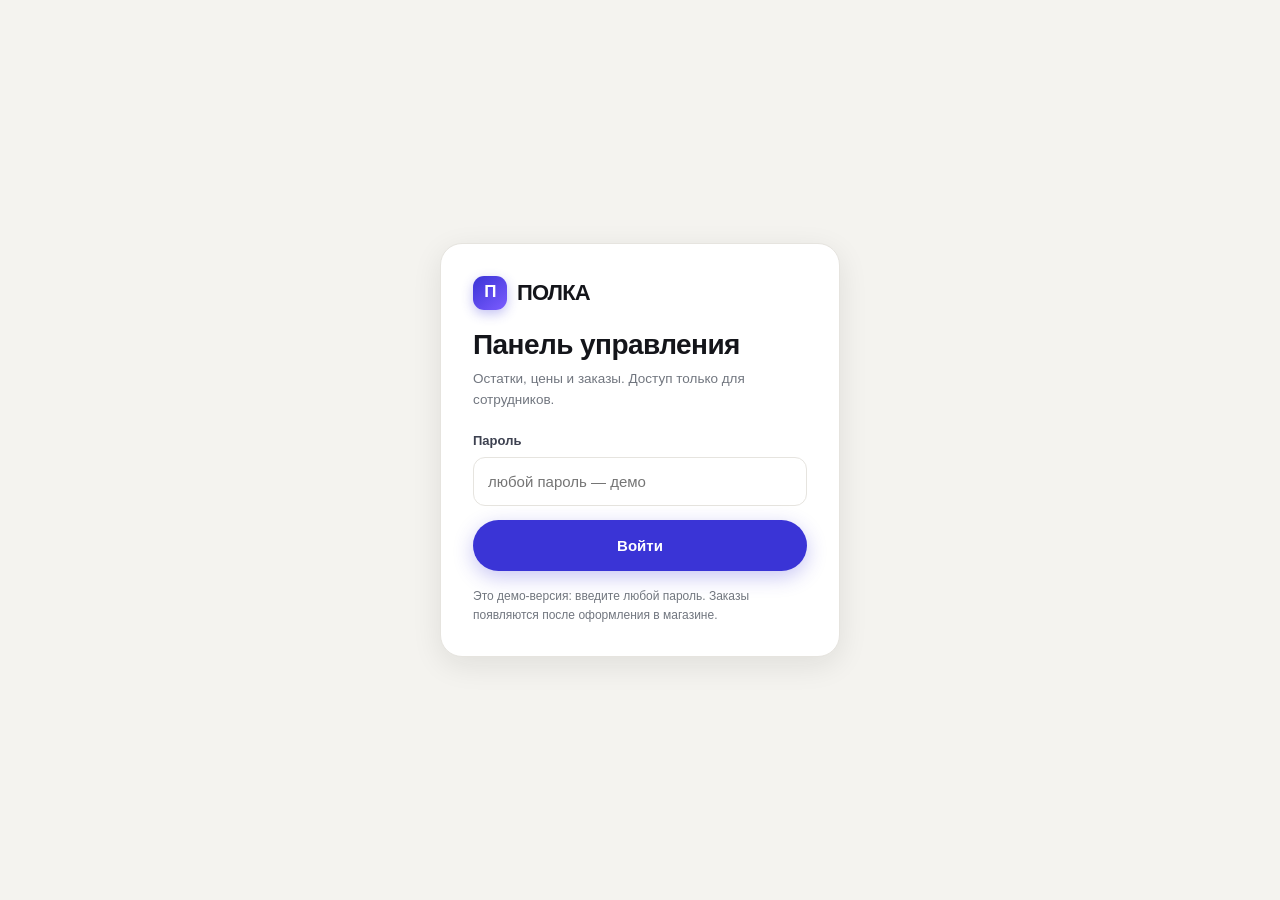
<file: docs/admin-demo.html>
<!DOCTYPE html>
<html lang="ru">
<head>
<meta charset="utf-8">
<meta name="viewport" content="width=device-width, initial-scale=1">
<title>ПОЛКА — панель управления</title>
<style>
/* ==========================================================================
   ПОЛКА — витрина. Светлая, спокойная, читабельная.
   ========================================================================== */
:root {
  --bg: #f6f5f2;
  --surface: #ffffff;
  --surface-2: #fbfaf8;
  --ink: #14151a;
  --ink-2: #3d4150;
  --muted: #71767f;
  --line: #e6e4df;
  --line-2: #d9d6cf;
  --accent: #3a34d6;
  --accent-hover: #2b26b8;
  --accent-soft: #eeedfc;
  --sale: #d92d3a;
  --ok: #12895f;
  --ok-soft: #e6f6ef;
  --warn: #b25e00;
  --radius: 18px;
  --radius-sm: 12px;
  --shadow-sm: 0 1px 2px rgba(20, 21, 26, .05), 0 4px 14px rgba(20, 21, 26, .04);
  --shadow-md: 0 8px 30px rgba(20, 21, 26, .09);
  --font: -apple-system, BlinkMacSystemFont, "Segoe UI", Inter, Roboto, "Helvetica Neue", Arial, sans-serif;
}

* { box-sizing: border-box; }
html { scroll-behavior: smooth; }
body {
  margin: 0; background: var(--bg); color: var(--ink); font-family: var(--font);
  font-size: 16px; line-height: 1.55; -webkit-font-smoothing: antialiased;
}
img { max-width: 100%; }
a { color: inherit; text-decoration: none; }
button { font: inherit; color: inherit; cursor: pointer; }
input, select, textarea { font: inherit; color: inherit; }
h1, h2, h3, h4 { margin: 0; line-height: 1.18; letter-spacing: -.02em; font-weight: 650; }
h1 { font-size: clamp(28px, 4vw, 42px); }
h2 { font-size: clamp(21px, 2.6vw, 28px); }
h3 { font-size: 18px; }
p { margin: 0; }
ul { margin: 0; padding: 0; }

.wrap { width: min(1240px, 100% - 40px); margin: 0 auto; }
.muted { color: var(--muted); }
.small { font-size: 13.5px; }
.tiny { font-size: 12px; }
.nowrap { white-space: nowrap; }
.hidden { display: none !important; }

/* ---------- верхняя полоса ---------- */
.topbar {
  background: var(--ink); color: #e9e8f5; font-size: 13px;
}
.topbar .wrap { display: flex; align-items: center; justify-content: space-between; gap: 16px; height: 38px; }
.topbar .marquee { display: flex; gap: 22px; overflow: hidden; }
.topbar .marquee span { white-space: nowrap; opacity: .85; }
.topbar a { text-decoration: underline; text-underline-offset: 2px; opacity: .9; }
@media (max-width: 720px) { .topbar .marquee span:nth-child(n+2) { display: none; } }

/* ---------- шапка ---------- */
.header {
  position: sticky; top: 0; z-index: 40; background: rgba(246, 245, 242, .92);
  backdrop-filter: saturate(180%) blur(14px); border-bottom: 1px solid var(--line);
}
.header .wrap { display: grid; grid-template-columns: auto 1fr auto; align-items: center; gap: 22px; height: 74px; }
.logo { display: flex; align-items: center; gap: 10px; font-weight: 750; font-size: 22px; letter-spacing: -.04em; }
.logo .mark {
  width: 34px; height: 34px; border-radius: 11px; display: grid; place-items: center;
  background: linear-gradient(140deg, var(--accent), #7c5cff); color: #fff; font-size: 17px;
  box-shadow: 0 4px 12px rgba(58, 52, 214, .3);
}
.search {
  display: flex; align-items: center; gap: 10px; background: var(--surface); border: 1px solid var(--line);
  border-radius: 999px; padding: 0 8px 0 16px; height: 46px; transition: border-color .15s, box-shadow .15s;
}
.search:focus-within { border-color: var(--accent); box-shadow: 0 0 0 4px var(--accent-soft); }
.search input { flex: 1; border: 0; outline: 0; background: transparent; min-width: 0; }
.search .icon { color: var(--muted); font-size: 16px; }
.search .go {
  border: 0; background: var(--ink); color: #fff; border-radius: 999px; height: 34px; padding: 0 16px; font-size: 13.5px;
}
.header-actions { display: flex; align-items: center; gap: 8px; }
.icon-btn {
  position: relative; display: inline-flex; align-items: center; gap: 8px; border: 1px solid var(--line);
  background: var(--surface); border-radius: 999px; height: 46px; padding: 0 18px; font-size: 14px; font-weight: 550;
  transition: .15s;
}
.icon-btn:hover { border-color: var(--line-2); box-shadow: var(--shadow-sm); }
.icon-btn .badge {
  position: absolute; top: -5px; right: -4px; min-width: 21px; height: 21px; border-radius: 999px;
  background: var(--accent); color: #fff; font-size: 12px; font-weight: 650; display: grid; place-items: center;
  padding: 0 6px; border: 2px solid var(--bg);
}
@media (max-width: 900px) {
  .header .wrap { grid-template-columns: auto auto; height: auto; padding: 12px 0; gap: 12px; }
  .search { grid-column: 1 / -1; order: 3; }
}
@media (max-width: 620px) {
  body { overflow-x: hidden; }
  .wrap { width: calc(100% - 28px); }
  .topbar .wrap { height: 34px; }
  .topbar .marquee { flex: 1; min-width: 0; }
  .topbar .marquee span { overflow: hidden; text-overflow: ellipsis; }
  .topbar a { flex: 0 0 auto; font-size: 12px; }
  .logo { font-size: 19px; }
  .logo .mark { width: 30px; height: 30px; border-radius: 9px; font-size: 15px; }
  .icon-btn { height: 42px; padding: 0 13px; font-size: 13px; }
  #pvzJump span:last-child, .header-actions a.icon-btn span:last-child { display: none; }
  .search { height: 44px; padding-left: 13px; }
  .search .go { padding: 0 13px; }
  .hero { padding: 24px 0 10px; }
  .hero-main { padding: 24px 20px; min-height: 280px; border-radius: 20px; }
  .hero-main p { font-size: 15px; }
  .grid { grid-template-columns: repeat(auto-fill, minmax(155px, 1fr)); gap: 12px; }
  .card-body { padding: 12px 12px 14px; gap: 6px; }
  .card-name { font-size: 13.5px; min-height: 38px; }
  .price { font-size: 16px; }
  .add-mini { width: 34px; height: 34px; }
  .catalog-layout { grid-template-columns: 1fr; gap: 16px; }
  .filters { position: static; }
  .trust { grid-template-columns: 1fr; }
  .two-col { grid-template-columns: 1fr; }
  .summary { position: static; }
  .panel { padding: 18px; }
  .product-media { font-size: 96px; }
  .footer-grid { grid-template-columns: 1fr; gap: 20px; }
  .steps { gap: 6px; }
  .step-pill { font-size: 12.5px; padding: 7px 11px; }
}

/* ---------- категории ---------- */
.catnav { border-bottom: 1px solid var(--line); background: var(--bg); position: sticky; top: 74px; z-index: 30; }
.catnav .wrap { display: flex; gap: 6px; overflow-x: auto; padding: 10px 0; scrollbar-width: none; }
.catnav .wrap::-webkit-scrollbar { display: none; }
.catnav a, .catnav button {
  white-space: nowrap; border: 0; background: transparent; border-radius: 999px; padding: 8px 14px;
  font-size: 14px; color: var(--ink-2); display: inline-flex; align-items: center; gap: 7px; transition: .15s;
}
.catnav a:hover, .catnav button:hover { background: #ecebe6; }
.catnav .active { background: var(--ink); color: #fff; }
@media (max-width: 900px) { .catnav { top: 0; position: static; } }

/* ---------- герой ---------- */
.hero { padding: 46px 0 18px; }
.hero-grid { display: grid; grid-template-columns: 1.15fr .85fr; gap: 20px; align-items: stretch; }
.hero-main {
  background: linear-gradient(160deg, #16172b, #2a2a6e 65%, #3a34d6);
  color: #f5f4ff; border-radius: 26px; padding: 40px; position: relative; overflow: hidden;
  display: flex; flex-direction: column; justify-content: space-between; min-height: 330px;
}
.hero-main::after {
  content: ""; position: absolute; width: 420px; height: 420px; right: -140px; top: -160px; border-radius: 50%;
  background: radial-gradient(circle, rgba(124, 92, 255, .55), transparent 65%);
}
.hero-main h1 { font-size: clamp(30px, 4.4vw, 46px); max-width: 15ch; }
.hero-main p { margin-top: 14px; font-size: 16.5px; color: #c9c7ee; max-width: 42ch; }
.hero-cta { display: flex; gap: 10px; margin-top: 26px; flex-wrap: wrap; position: relative; z-index: 1; }
.btn {
  display: inline-flex; align-items: center; justify-content: center; gap: 8px; border: 1px solid transparent;
  border-radius: 999px; padding: 13px 24px; font-size: 15px; font-weight: 600; transition: .16s; text-align: center;
}
.btn-primary { background: var(--accent); color: #fff; box-shadow: 0 6px 20px rgba(58, 52, 214, .28); }
.btn-primary:hover { background: var(--accent-hover); transform: translateY(-1px); }
.btn-light { background: #fff; color: var(--ink); }
.btn-light:hover { transform: translateY(-1px); box-shadow: var(--shadow-md); }
.btn-ghost { background: transparent; border-color: var(--line-2); color: var(--ink); }
.btn-ghost:hover { border-color: var(--ink); }
.btn-dark { background: var(--ink); color: #fff; }
.btn-dark:hover { background: #000; }
.btn-lg { padding: 16px 30px; font-size: 16px; }
.btn-block { width: 100%; }
.btn:disabled { opacity: .45; cursor: not-allowed; transform: none !important; box-shadow: none; }

.hero-side { display: grid; gap: 14px; }
.hero-card {
  background: var(--surface); border: 1px solid var(--line); border-radius: 22px; padding: 22px;
  display: flex; gap: 14px; align-items: flex-start; box-shadow: var(--shadow-sm);
}
.hero-card .ic {
  flex: 0 0 44px; height: 44px; border-radius: 13px; background: var(--accent-soft); color: var(--accent);
  display: grid; place-items: center; font-size: 20px;
}
.hero-card b { display: block; font-size: 15px; margin-bottom: 3px; }
.hero-card p { font-size: 13.5px; color: var(--muted); }
@media (max-width: 960px) { .hero-grid { grid-template-columns: 1fr; } .hero-main { padding: 28px; } }

/* ---------- доверие ---------- */
.trust { display: grid; grid-template-columns: repeat(4, 1fr); gap: 12px; margin: 28px 0 8px; }
.trust div {
  background: var(--surface); border: 1px solid var(--line); border-radius: var(--radius-sm); padding: 14px 16px;
  display: flex; gap: 10px; align-items: center; font-size: 13.5px; color: var(--ink-2);
}
.trust .e { font-size: 18px; }
@media (max-width: 900px) { .trust { grid-template-columns: repeat(2, 1fr); } }

/* ---------- секции ---------- */
.section { padding: 34px 0; }
.section-head { display: flex; align-items: flex-end; justify-content: space-between; gap: 16px; margin-bottom: 18px; flex-wrap: wrap; }
.section-head p { color: var(--muted); font-size: 14px; margin-top: 5px; }

/* ---------- каталог ---------- */
.catalog-layout { display: grid; grid-template-columns: 250px 1fr; gap: 26px; align-items: start; }
.filters { position: sticky; top: 150px; display: grid; gap: 12px; }
.filter-card { background: var(--surface); border: 1px solid var(--line); border-radius: var(--radius); padding: 18px; }
.filter-card h4 { font-size: 13px; text-transform: uppercase; letter-spacing: .08em; color: var(--muted); margin-bottom: 12px; }
.filter-list { display: grid; gap: 2px; }
.filter-list button {
  text-align: left; border: 0; background: transparent; padding: 7px 10px; border-radius: 9px;
  font-size: 14px; color: var(--ink-2); display: flex; justify-content: space-between; gap: 8px;
}
.filter-list button:hover { background: var(--surface-2); }
.filter-list button.active { background: var(--accent-soft); color: var(--accent); font-weight: 600; }
.filter-list .count { color: var(--muted); font-size: 12.5px; }
.filter-list .sub { padding-left: 22px; font-size: 13.5px; color: var(--muted); }
.price-row { display: flex; gap: 8px; align-items: center; }
.price-row input {
  width: 100%; border: 1px solid var(--line); border-radius: 10px; padding: 9px 11px; font-size: 14px; outline: 0;
  background: var(--surface-2);
}
.price-row input:focus { border-color: var(--accent); background: #fff; }
.switch { display: flex; align-items: center; gap: 10px; font-size: 14px; cursor: pointer; }
.switch input { appearance: none; width: 38px; height: 22px; border-radius: 999px; background: var(--line-2); position: relative; transition: .18s; cursor: pointer; }
.switch input:checked { background: var(--accent); }
.switch input::after {
  content: ""; position: absolute; width: 16px; height: 16px; border-radius: 50%; background: #fff; top: 3px; left: 3px; transition: .18s;
}
.switch input:checked::after { left: 19px; }

.toolbar { display: flex; align-items: center; justify-content: space-between; gap: 12px; margin-bottom: 16px; flex-wrap: wrap; }
.toolbar .found { font-size: 14px; color: var(--muted); }
.select {
  border: 1px solid var(--line); background: var(--surface); border-radius: 999px; padding: 9px 14px; font-size: 14px; outline: 0;
}
.chips { display: flex; gap: 8px; flex-wrap: wrap; }
.chip {
  border: 1px solid var(--line); background: var(--surface); border-radius: 999px; padding: 8px 14px; font-size: 13.5px;
  color: var(--ink-2); display: inline-flex; gap: 7px; align-items: center; transition: .15s;
}
.chip:hover { border-color: var(--line-2); }
.chip.active { background: var(--ink); border-color: var(--ink); color: #fff; }

.grid { display: grid; grid-template-columns: repeat(auto-fill, minmax(226px, 1fr)); gap: 16px; }
.card {
  background: var(--surface); border: 1px solid var(--line); border-radius: var(--radius); overflow: hidden;
  display: flex; flex-direction: column; transition: transform .18s, box-shadow .18s, border-color .18s;
}
.card:hover { transform: translateY(-3px); box-shadow: var(--shadow-md); border-color: var(--line-2); }
.card-media {
  position: relative; aspect-ratio: 4 / 3; display: grid; place-items: center;
  font-size: clamp(44px, 6vw, 64px); overflow: hidden;
  background: linear-gradient(150deg, #f1efe9, #e8e5f7 70%, #e2defc);
  border-bottom: 1px solid var(--line);
}
.card-media::before {
  content: ""; position: absolute; width: 62%; aspect-ratio: 1; border-radius: 50%;
  background: radial-gradient(circle at 35% 30%, rgba(255, 255, 255, .95), rgba(255, 255, 255, .35) 60%, transparent 72%);
  filter: blur(1px);
}
.card-media::after {
  content: ""; position: absolute; inset: 0;
  background-image: radial-gradient(rgba(20, 21, 26, .07) 1px, transparent 1px);
  background-size: 14px 14px; opacity: .5; pointer-events: none;
}
.card-media .emoji {
  position: relative; z-index: 1; line-height: 1;
  font-family: "Apple Color Emoji", "Segoe UI Emoji", "Noto Color Emoji", "Twemoji Mozilla", sans-serif;
  filter: drop-shadow(0 10px 14px rgba(20, 21, 26, .18));
}
.card-media img { position: relative; z-index: 1; width: 100%; height: 100%; object-fit: cover; }
.card-media .badges, .card-media .stock-out { z-index: 2; }
.card:nth-child(3n) .card-media { background: linear-gradient(150deg, #eef3f0, #e2efe8 70%, #d9ece3); }
.card:nth-child(4n) .card-media { background: linear-gradient(150deg, #f6efe9, #f7e7dd 70%, #f3ded0); }
.card-body { padding: 14px 15px 16px; display: flex; flex-direction: column; gap: 8px; flex: 1; }
.card-cat { font-size: 11.5px; color: var(--muted); text-transform: uppercase; letter-spacing: .06em; }
.card-name { font-size: 14.5px; font-weight: 550; line-height: 1.38; min-height: 40px; }
.card-foot { margin-top: auto; display: flex; align-items: center; justify-content: space-between; gap: 8px; }
.price { font-size: 18px; font-weight: 700; letter-spacing: -.02em; }
.price-old { font-size: 13px; color: var(--muted); text-decoration: line-through; margin-left: 6px; font-weight: 500; }
.badges { position: absolute; top: 10px; left: 10px; display: flex; gap: 6px; flex-direction: column; align-items: flex-start; }
.badge-tag {
  background: var(--ink); color: #fff; font-size: 11.5px; font-weight: 600; border-radius: 8px; padding: 4px 9px;
  letter-spacing: .02em;
}
.badge-tag.sale { background: var(--sale); }
.badge-tag.soft { background: rgba(255, 255, 255, .92); color: var(--ink); }
.stock-out { position: absolute; inset: 0; background: rgba(246, 245, 242, .78); display: grid; place-items: center; font-weight: 600; color: var(--ink-2); font-size: 14px; }
.rating { display: inline-flex; align-items: center; gap: 4px; font-size: 12.5px; color: var(--muted); }
.rating .star { color: #e8a33d; }
.add-mini {
  width: 38px; height: 38px; border-radius: 12px; border: 1px solid var(--line); background: var(--surface);
  font-size: 18px; display: grid; place-items: center; transition: .15s; flex: 0 0 auto;
}
.add-mini:hover { background: var(--accent); border-color: var(--accent); color: #fff; }
.add-mini:disabled { opacity: .4; cursor: not-allowed; }

/* ---------- карточка товара ---------- */
.product { padding: 26px 0 40px; }
.crumbs { display: flex; gap: 8px; font-size: 13px; color: var(--muted); margin-bottom: 20px; flex-wrap: wrap; }
.crumbs a:hover { color: var(--ink); }
.product-grid { display: grid; grid-template-columns: minmax(0, 1fr) minmax(0, 1fr); gap: 36px; align-items: start; }
.product-media {
  border-radius: 26px; aspect-ratio: 1 / 1; display: grid; place-items: center; font-size: clamp(90px, 14vw, 170px);
  background: linear-gradient(150deg, #f1efe9, #e8e5f7 70%, #ded9fc); border: 1px solid var(--line);
  position: relative; overflow: hidden;
}
.product-media::before {
  content: ""; position: absolute; width: 68%; aspect-ratio: 1; border-radius: 50%;
  background: radial-gradient(circle at 35% 30%, rgba(255, 255, 255, .95), rgba(255, 255, 255, .3) 62%, transparent 74%);
}
.product-media .emoji {
  position: relative; z-index: 1; line-height: 1;
  font-family: "Apple Color Emoji", "Segoe UI Emoji", "Noto Color Emoji", "Twemoji Mozilla", sans-serif;
  filter: drop-shadow(0 18px 26px rgba(20, 21, 26, .2));
}
.product-media img { position: relative; z-index: 1; width: 100%; height: 100%; object-fit: cover; }
.product-media .watermark { z-index: 1; }
.product-media .watermark { position: absolute; bottom: 18px; font-size: 12.5px; color: #9a94c9; letter-spacing: .2em; text-transform: uppercase; }
.product-info h1 { font-size: clamp(24px, 3.2vw, 34px); }
.product-price { display: flex; align-items: baseline; gap: 12px; margin: 18px 0 6px; flex-wrap: wrap; }
.product-price .price { font-size: 36px; }
.product-price .discount {
  background: var(--sale); color: #fff; border-radius: 8px; padding: 3px 9px; font-size: 13px; font-weight: 600;
}
.features { list-style: none; margin: 20px 0; display: grid; gap: 10px; }
.features li { display: flex; gap: 10px; font-size: 14.5px; align-items: flex-start; color: var(--ink-2); }
.features li::before {
  content: "✓"; flex: 0 0 20px; height: 20px; border-radius: 50%; background: var(--ok-soft); color: var(--ok);
  display: grid; place-items: center; font-size: 12px; font-weight: 700; margin-top: 2px;
}
.buy-box { background: var(--surface); border: 1px solid var(--line); border-radius: var(--radius); padding: 20px; margin-top: 22px; box-shadow: var(--shadow-sm); }
.qty { display: inline-flex; align-items: center; border: 1px solid var(--line); border-radius: 999px; overflow: hidden; background: var(--surface); }
.qty button { border: 0; background: transparent; width: 38px; height: 42px; font-size: 18px; color: var(--ink-2); }
.qty button:hover { background: var(--surface-2); }
.qty span { min-width: 34px; text-align: center; font-weight: 600; font-size: 15px; }
.buy-row { display: flex; gap: 10px; align-items: center; flex-wrap: wrap; }
.buy-row .btn { flex: 1; min-width: 190px; }
.variant-block { margin-bottom: 16px; }
.variant-label { font-size: 13.5px; color: var(--ink-2); margin-bottom: 9px; }
.variant-label b { color: var(--ink); }
.variant-list { display: flex; gap: 8px; flex-wrap: wrap; }
.variant-btn {
  min-width: 52px; padding: 10px 14px; border: 1px solid var(--line-2); background: var(--surface);
  border-radius: 10px; font-size: 14px; font-weight: 550; transition: .15s;
}
.variant-btn:hover:not(:disabled) { border-color: var(--ink); }
.variant-btn.active { background: var(--ink); border-color: var(--ink); color: #fff; }
.variant-btn.disabled, .variant-btn:disabled { opacity: .35; cursor: not-allowed; text-decoration: line-through; }

.deliv-note { display: flex; gap: 12px; align-items: flex-start; margin-top: 16px; padding-top: 16px; border-top: 1px dashed var(--line); font-size: 13.5px; color: var(--muted); }
.deliv-note .e { font-size: 18px; }
.desc-block { margin-top: 40px; display: grid; grid-template-columns: 1.4fr 1fr; gap: 28px; }
.desc-block p { color: var(--ink-2); font-size: 15px; }
.spec { background: var(--surface); border: 1px solid var(--line); border-radius: var(--radius); padding: 20px; }
.spec dl { display: grid; grid-template-columns: 1fr auto; gap: 10px 16px; margin: 12px 0 0; font-size: 14px; }
.spec dt { color: var(--muted); }
.spec dd { margin: 0; font-weight: 550; text-align: right; }
@media (max-width: 900px) {
  .product-grid, .desc-block { grid-template-columns: 1fr; gap: 24px; }
  .product-media { aspect-ratio: 4 / 3; }
}

/* ---------- корзина ---------- */
.page { padding: 30px 0 60px; min-height: 60vh; }
.two-col { display: grid; grid-template-columns: minmax(0, 1.5fr) minmax(320px, .9fr); gap: 24px; align-items: start; }
.panel { background: var(--surface); border: 1px solid var(--line); border-radius: var(--radius); padding: 24px; }
.panel + .panel { margin-top: 16px; }
.panel h3 { margin-bottom: 4px; }
.cart-line { display: grid; grid-template-columns: 74px 1fr auto; gap: 16px; padding: 18px 0; border-bottom: 1px solid var(--line); align-items: center; }
.cart-line:last-child { border-bottom: 0; }
.cart-thumb {
  width: 74px; height: 74px; border-radius: 14px; display: grid; place-items: center; font-size: 32px;
  background: linear-gradient(150deg, #f1efe9, #e8e5f7); overflow: hidden;
}
.cart-thumb img { width: 100%; height: 100%; object-fit: cover; }
.cart-line .name { font-weight: 550; font-size: 15px; }
.cart-line .meta { font-size: 13px; color: var(--muted); margin-top: 3px; }
.remove { border: 0; background: transparent; color: var(--muted); font-size: 13px; text-decoration: underline; padding: 0; }
.remove:hover { color: var(--sale); }
.summary { position: sticky; top: 150px; }
.sum-row { display: flex; justify-content: space-between; gap: 12px; padding: 9px 0; font-size: 14.5px; }
.sum-row.total { border-top: 1px solid var(--line); margin-top: 10px; padding-top: 16px; font-size: 19px; font-weight: 700; }
.sum-row .v { font-variant-numeric: tabular-nums; }
.hint {
  background: var(--surface-2); border: 1px dashed var(--line-2); border-radius: var(--radius-sm);
  padding: 12px 14px; font-size: 13px; color: var(--muted); margin-top: 14px;
}
.empty-state { text-align: center; padding: 70px 20px; }
.empty-state .e { font-size: 54px; margin-bottom: 14px; }

/* ---------- оформление ---------- */
.steps { display: flex; gap: 8px; margin-bottom: 22px; flex-wrap: wrap; }
.step-pill {
  display: flex; align-items: center; gap: 9px; font-size: 13.5px; color: var(--muted);
  background: var(--surface); border: 1px solid var(--line); border-radius: 999px; padding: 8px 15px;
}
.step-pill b { width: 20px; height: 20px; border-radius: 50%; background: var(--line); color: var(--ink-2); display: grid; place-items: center; font-size: 11.5px; }
.step-pill.done { color: var(--ok); border-color: #bfe6d5; background: var(--ok-soft); }
.step-pill.done b { background: var(--ok); color: #fff; }
.step-pill.current { color: var(--accent); border-color: #c9c5f7; background: var(--accent-soft); }
.step-pill.current b { background: var(--accent); color: #fff; }

.field { margin-bottom: 14px; }
.field label { display: block; font-size: 13px; font-weight: 550; margin-bottom: 6px; color: var(--ink-2); }
.field input, .field textarea, .field select {
  width: 100%; border: 1px solid var(--line); border-radius: var(--radius-sm); padding: 12px 14px; font-size: 15px;
  outline: 0; background: var(--surface); transition: border-color .15s, box-shadow .15s;
}
.field input:focus, .field textarea:focus, .field select:focus { border-color: var(--accent); box-shadow: 0 0 0 4px var(--accent-soft); }
.field .err { color: var(--sale); font-size: 12.5px; margin-top: 5px; }
.field-row { display: grid; grid-template-columns: 1fr 1fr; gap: 12px; }
@media (max-width: 640px) { .field-row { grid-template-columns: 1fr; } }

.pvz-tools { display: flex; gap: 10px; margin-bottom: 12px; flex-wrap: wrap; }
.pvz-tools select, .pvz-tools input {
  border: 1px solid var(--line); border-radius: var(--radius-sm); padding: 11px 13px; font-size: 14.5px; outline: 0; background: var(--surface);
}
.pvz-tools input { flex: 1; min-width: 150px; }
.pvz-list { display: grid; gap: 8px; max-height: 400px; overflow-y: auto; padding-right: 6px; }
.pvz-list::-webkit-scrollbar { width: 8px; }
.pvz-list::-webkit-scrollbar-thumb { background: var(--line-2); border-radius: 8px; }
.pvz-item {
  display: grid; grid-template-columns: auto 1fr auto; gap: 12px; align-items: center; text-align: left;
  border: 1px solid var(--line); background: var(--surface); border-radius: var(--radius-sm); padding: 12px 14px; transition: .15s;
}
.pvz-item:hover { border-color: var(--line-2); background: var(--surface-2); }
.pvz-item.selected { border-color: var(--accent); background: var(--accent-soft); box-shadow: 0 0 0 2px rgba(58, 52, 214, .12); }
.pvz-item .e { font-size: 20px; }
.pvz-item b { display: block; font-size: 14px; }
.pvz-item span { font-size: 12.5px; color: var(--muted); }
.pvz-item .radio { width: 20px; height: 20px; border-radius: 50%; border: 1.5px solid var(--line-2); display: grid; place-items: center; color: transparent; font-size: 11px; }
.pvz-item.selected .radio { border-color: var(--accent); background: var(--accent); color: #fff; font-size: 11px; }

.pay-option {
  display: flex; gap: 12px; align-items: flex-start; border: 1px solid var(--line); border-radius: var(--radius-sm);
  padding: 14px; cursor: pointer; transition: .15s; background: var(--surface);
}
.pay-option:hover { border-color: var(--line-2); }
.pay-option.selected { border-color: var(--accent); background: var(--accent-soft); }
.pay-option .radio { flex: 0 0 20px; width: 20px; height: 20px; border-radius: 50%; border: 1.5px solid var(--line-2); margin-top: 2px; display: grid; place-items: center; color: transparent; font-size: 11px; }
.pay-option.selected .radio { border-color: var(--accent); background: var(--accent); color: #fff; font-size: 11px; }
.pay-option b { display: block; font-size: 14.5px; }
.pay-option span { font-size: 12.5px; color: var(--muted); }

.delivery-card { border: 1px solid var(--line); border-radius: var(--radius-sm); padding: 14px; background: var(--surface-2); font-size: 14px; }
.delivery-card .row { display: flex; justify-content: space-between; gap: 10px; padding: 4px 0; }
.delivery-card .free { color: var(--ok); font-weight: 650; }
.legal { font-size: 12px; color: var(--muted); margin-top: 12px; line-height: 1.5; }

/* ---------- заказ оформлен ---------- */
.success-hero { text-align: center; padding: 40px 20px 10px; }
.success-hero .checkmark {
  width: 74px; height: 74px; border-radius: 50%; background: var(--ok-soft); color: var(--ok); font-size: 34px;
  display: grid; place-items: center; margin: 0 auto 18px;
}
.timeline { display: grid; gap: 0; margin: 26px 0; }
.tl-item { display: grid; grid-template-columns: 30px 1fr; gap: 14px; padding-bottom: 22px; position: relative; }
.tl-item:not(:last-child)::before { content: ""; position: absolute; left: 14px; top: 28px; bottom: 0; width: 2px; background: var(--line); }
.tl-dot { width: 30px; height: 30px; border-radius: 50%; background: var(--surface); border: 2px solid var(--line); display: grid; place-items: center; font-size: 13px; }
.tl-item.active .tl-dot { background: var(--accent); border-color: var(--accent); color: #fff; }
.tl-item.active ::marker { color: red; }
.tl-item b { font-size: 14.5px; }
.tl-item p { font-size: 13px; color: var(--muted); }

/* ---------- футер ---------- */
.footer { background: var(--ink); color: #c9c8dd; margin-top: 60px; padding: 46px 0 30px; }
.footer-grid { display: grid; grid-template-columns: 1.4fr 1fr 1fr 1fr; gap: 28px; }
.footer h5 { color: #fff; font-size: 13px; text-transform: uppercase; letter-spacing: .08em; margin: 0 0 12px; }
.footer a, .footer p { font-size: 13.5px; color: #b9b8cf; display: block; margin-bottom: 8px; }
.footer a:hover { color: #fff; }
.footer .logo { color: #fff; margin-bottom: 12px; }
.footer-bottom { border-top: 1px solid rgba(255, 255, 255, .1); margin-top: 32px; padding-top: 20px; font-size: 12px; color: #8b8aa3; display: flex; justify-content: space-between; gap: 16px; flex-wrap: wrap; }
@media (max-width: 860px) { .footer-grid { grid-template-columns: 1fr 1fr; } }

/* ---------- тосты и оверлеи ---------- */
.toast-host { position: fixed; left: 50%; bottom: 24px; transform: translateX(-50%); z-index: 90; display: grid; gap: 8px; width: max-content; max-width: calc(100% - 32px); }
.toast {
  background: var(--ink); color: #fff; border-radius: 12px; padding: 12px 18px; font-size: 14px;
  box-shadow: var(--shadow-md); animation: toastIn .22s ease both; display: flex; gap: 10px; align-items: center;
}
.toast.err { background: #8f1d26; }
.toast.ok { background: #0f6b4b; }
@keyframes toastIn { from { opacity: 0; transform: translateY(12px); } to { opacity: 1; transform: none; } }

.drawer-backdrop {
  position: fixed; inset: 0; background: rgba(20, 21, 26, .4); backdrop-filter: blur(3px); z-index: 80;
  animation: fade .18s ease both;
}
@keyframes fade { from { opacity: 0; } to { opacity: 1; } }
.cart-drawer {
  position: fixed; right: 0; top: 0; bottom: 0; width: min(440px, 100%); background: var(--bg); z-index: 85;
  display: flex; flex-direction: column; animation: slideIn .24s cubic-bezier(.2, .8, .3, 1) both;
}
@keyframes slideIn { from { transform: translateX(100%); } to { transform: none; } }
.cart-drawer header { display: flex; align-items: center; justify-content: space-between; padding: 18px 20px; border-bottom: 1px solid var(--line); background: var(--surface); }
.cart-drawer .body { flex: 1; overflow-y: auto; padding: 8px 20px; }
.cart-drawer footer { padding: 18px 20px; border-top: 1px solid var(--line); background: var(--surface); display: grid; gap: 12px; }
.close-x { border: 0; background: transparent; font-size: 22px; color: var(--muted); line-height: 1; padding: 4px 8px; border-radius: 8px; }
.close-x:hover { background: var(--surface-2); color: var(--ink); }

.spinner { width: 18px; height: 18px; border: 2px solid rgba(255, 255, 255, .4); border-top-color: #fff; border-radius: 50%; animation: spin .7s linear infinite; display: inline-block; }
@keyframes spin { to { transform: rotate(360deg); } }
.skeleton { background: linear-gradient(90deg, #eeece7 25%, #f6f4ef 37%, #eeece7 63%); background-size: 400% 100%; animation: shimmer 1.3s infinite; border-radius: var(--radius); }
@keyframes shimmer { 0% { background-position: 100% 50%; } 100% { background-position: 0 50%; } }

@media (prefers-reduced-motion: reduce) {
  * { animation-duration: .01ms !important; transition-duration: .01ms !important; }
}

</style>
<style>
/* Админка ПОЛКА — та же типографика, плотнее интерфейс */
.admin-body { background: #f4f3ef; }
code { background: #eceae4; padding: 1px 5px; border-radius: 4px; font-size: 12.5px; }

.login-screen { min-height: 100vh; display: grid; place-items: center; padding: 20px; }
.login-card {
  width: min(400px, 100%); background: var(--surface); border: 1px solid var(--line);
  border-radius: 22px; padding: 32px; box-shadow: var(--shadow-md);
}

.admin-header {
  background: var(--surface); border-bottom: 1px solid var(--line); position: sticky; top: 0; z-index: 20;
}
.admin-header .wrap { display: flex; align-items: center; gap: 26px; height: 68px; }
.admin-tag {
  font-size: 11px; font-weight: 600; text-transform: uppercase; letter-spacing: .08em;
  background: var(--accent-soft); color: var(--accent); border-radius: 6px; padding: 3px 7px; margin-left: 4px;
}
.admin-tabs { display: flex; gap: 4px; flex: 1; overflow-x: auto; }
.admin-tabs button {
  border: 0; background: transparent; border-radius: 10px; padding: 9px 14px; font-size: 14px; color: var(--ink-2); white-space: nowrap;
}
.admin-tabs button:hover { background: var(--surface-2); }
.admin-tabs button.active { background: var(--ink); color: #fff; }

.stat-grid { display: grid; grid-template-columns: repeat(auto-fit, minmax(190px, 1fr)); gap: 12px; }
.stat-card { background: var(--surface); border: 1px solid var(--line); border-radius: var(--radius); padding: 18px 20px; }
.stat-card .label { font-size: 12px; text-transform: uppercase; letter-spacing: .07em; color: var(--muted); }
.stat-card .value { font-size: 26px; font-weight: 700; letter-spacing: -.03em; margin-top: 6px; font-variant-numeric: tabular-nums; }
.stat-card .sub { font-size: 12.5px; color: var(--muted); margin-top: 4px; }
.stat-card.accent { background: linear-gradient(160deg, #1c1b3f, #3a34d6); border-color: transparent; color: #fff; }
.stat-card.accent .label, .stat-card.accent .sub { color: #bcb9ee; }

.chart { display: flex; align-items: flex-end; justify-content: flex-start; gap: 10px; height: 150px; margin-top: 18px; }
.chart .bar-wrap { flex: 1 1 0; max-width: 92px; display: flex; flex-direction: column; align-items: center; gap: 6px; height: 100%; justify-content: flex-end; }
.chart .bar { width: 100%; max-width: 56px; background: linear-gradient(180deg, var(--accent), #7c5cff); border-radius: 8px 8px 4px 4px; min-height: 4px; transition: height .3s; }
.chart .cap { font-size: 11.5px; color: var(--muted); }

.panel-head { display: flex; justify-content: space-between; align-items: flex-start; gap: 14px; flex-wrap: wrap; margin-bottom: 16px; }
.admin-search {
  border: 1px solid var(--line); border-radius: 999px; padding: 9px 15px; font-size: 13.5px; outline: 0; background: var(--surface); min-width: 190px;
}
.admin-search:focus { border-color: var(--accent); }

.table-scroll { overflow-x: auto; margin: 0 -8px; }
.admin-table { width: 100%; border-collapse: collapse; font-size: 14px; min-width: 760px; }
.admin-table th {
  text-align: left; font-size: 11.5px; text-transform: uppercase; letter-spacing: .06em; color: var(--muted);
  font-weight: 600; padding: 10px 8px; border-bottom: 1px solid var(--line); position: sticky; top: 0; background: var(--surface);
}
.admin-table td { padding: 9px 8px; border-bottom: 1px solid #f0eee9; vertical-align: middle; }
.admin-table tr:hover td { background: var(--surface-2); }
.admin-table .emoji-cell { font-size: 22px; text-align: center; }
.admin-table .name { font-weight: 550; }
.admin-table .sku { font-size: 11.5px; color: var(--muted); }
.cell-input {
  width: 100%; border: 1px solid var(--line); border-radius: 8px; padding: 7px 9px; font-size: 13.5px;
  outline: 0; background: var(--surface); font-variant-numeric: tabular-nums;
}
.cell-input:focus { border-color: var(--accent); box-shadow: 0 0 0 3px var(--accent-soft); }
.cell-input.dirty { border-color: #e0b000; background: #fffbeb; }
.row-save { padding: 7px 12px; font-size: 13px; border-radius: 8px; border: 1px solid var(--line); background: var(--surface); }
.row-save:hover { background: var(--ink); color: #fff; border-color: var(--ink); }
.pill-stock { font-size: 12.5px; padding: 3px 9px; border-radius: 999px; display: inline-block; white-space: nowrap; }
.pill-stock.ok { background: var(--ok-soft); color: var(--ok); }
.pill-stock.low { background: #fdf3e2; color: var(--warn); }
.pill-stock.out { background: #fdeaea; color: var(--sale); }

.order-card { border: 1px solid var(--line); border-radius: var(--radius-sm); margin-bottom: 10px; overflow: hidden; background: var(--surface); }
.order-head { display: grid; grid-template-columns: 1fr auto auto auto; gap: 14px; align-items: center; padding: 14px 16px; cursor: pointer; }
.order-head:hover { background: var(--surface-2); }
.order-head b { font-size: 14.5px; }
.order-head .meta { font-size: 12.5px; color: var(--muted); }
.order-body { padding: 0 16px 16px; border-top: 1px solid var(--line); display: grid; grid-template-columns: 1fr 1fr; gap: 18px; }
.order-item { display: flex; justify-content: space-between; gap: 10px; font-size: 13.5px; padding: 5px 0; border-bottom: 1px dashed #eeece6; }
.status-select { border: 1px solid var(--line); border-radius: 999px; padding: 7px 12px; font-size: 13px; background: var(--surface); outline: 0; }
.status-badge { font-size: 12px; padding: 4px 10px; border-radius: 999px; font-weight: 600; white-space: nowrap; }
.st-awaiting_payment { background: #fdf3e2; color: var(--warn); }
.st-paid { background: var(--ok-soft); color: var(--ok); }
.st-packing { background: #e9f0fd; color: #2058c9; }
.st-shipped { background: #eee9fd; color: #6236d6; }
.st-delivered { background: #e6f6ef; color: #0f6b4b; }
.st-cancelled { background: #fdeaea; color: var(--sale); }

@media (max-width: 820px) {
  .admin-header .wrap { height: auto; padding: 12px 0; flex-wrap: wrap; gap: 10px; }
  .order-head { grid-template-columns: 1fr auto; }
  .order-body { grid-template-columns: 1fr; }
}

</style>
<link rel="icon" href="data:image/svg+xml,<svg xmlns='http://www.w3.org/2000/svg' viewBox='0 0 100 100'><rect width='100' height='100' rx='24' fill='%2314151a'/><text x='50' y='68' font-size='52' text-anchor='middle' fill='white' font-family='Arial' font-weight='bold'>П</text></svg>">
</head>
<body class="admin-body">

<div id="loginScreen" class="login-screen">
  <form class="login-card" id="loginForm">
    <div class="logo" style="margin-bottom:18px"><span class="mark">П</span> ПОЛКА</div>
    <h2>Панель управления</h2>
    <p class="muted small" style="margin:8px 0 20px">Остатки, цены и заказы. Доступ только для сотрудников.</p>
    <div class="field">
      <label for="password">Пароль</label>
      <input id="password" type="password" autocomplete="current-password" placeholder="любой пароль — демо" required>
      <div class="err hidden" id="loginErr"></div>
    </div>
    <button class="btn btn-primary btn-block" type="submit">Войти</button>
    <p class="tiny muted" style="margin-top:16px">Это демо-версия: введите любой пароль. Заказы появляются после оформления в магазине.</p>
  </form>
</div>

<div id="panel" class="hidden">
  <header class="admin-header">
    <div class="wrap" style="max-width:1280px">
      <div class="logo"><span class="mark">П</span> ПОЛКА <span class="admin-tag">админка</span></div>
      <nav class="admin-tabs" id="tabs">
        <button data-tab="dashboard" class="active">Сводка</button>
        <button data-tab="products">Товары и остатки</button>
        <button data-tab="orders">Заказы</button>
      </nav>
      <div style="display:flex;gap:8px;align-items:center">
        <a class="btn btn-ghost" href="demo.html" style="padding:9px 16px;font-size:13.5px">Открыть магазин ↗</a>
        <button class="btn btn-ghost" id="logout" style="padding:9px 16px;font-size:13.5px">Выйти</button>
      </div>
    </div>
  </header>

  <main class="wrap" style="max-width:1280px;padding:24px 20px 60px">
    <!-- Сводка -->
    <section id="tab-dashboard">
      <div class="stat-grid" id="statGrid"></div>
      <div class="panel" style="margin-top:18px">
        <h3>Выручка по дням</h3>
        <p class="muted small" style="margin-top:4px">Оплаченные заказы за последние 7 дней</p>
        <div id="revenueChart" class="chart"></div>
      </div>
      <div class="panel" style="margin-top:16px">
        <h3>Быстрые действия</h3>
        <div style="display:flex;gap:10px;flex-wrap:wrap;margin-top:14px">
          <button class="btn btn-ghost" data-goto="products">Изменить остатки</button>
          <button class="btn btn-ghost" data-goto="orders">Открыть заказы</button>
          <a class="btn btn-ghost" href="mailto:" id="mailLink">Написать в поддержку</a>
        </div>
        <p class="legal" style="margin-top:14px">Настройки платежей и Ozon задаются переменными окружения на сервере — см. README.md, раздел «Подключение оплаты и Ozon».</p>
      </div>
    </section>

    <!-- Товары -->
    <section id="tab-products" class="hidden">
      <div class="panel">
        <div class="panel-head">
          <div><h3>Товары и остатки</h3><p class="muted small" style="margin-top:4px">Меняйте остаток и цену прямо в таблице — изменения сохраняются по кнопке.</p></div>
          <div style="display:flex;gap:8px;flex-wrap:wrap">
            <input class="admin-search" id="prodSearch" placeholder="Поиск по названию…">
            <select class="select" id="catFilter"></select>
            <button class="btn btn-ghost" id="bulkBtn">Остаток всем</button>
          </div>
        </div>
        <div class="table-scroll">
          <table class="admin-table" id="prodTable">
            <thead><tr><th style="width:52px"></th><th>Товар</th><th>Категория</th><th style="width:130px">Цена, ₽</th><th style="width:120px">Остаток</th><th style="width:110px">Статус</th><th style="width:110px"></th></tr></thead>
            <tbody></tbody>
          </table>
        </div>
      </div>
    </section>

    <!-- Заказы -->
    <section id="tab-orders" class="hidden">
      <div class="panel">
        <div class="panel-head">
          <div><h3>Заказы</h3><p class="muted small" style="margin-top:4px">Последние 200 заказов. Отмена возвращает товар на склад.</p></div>
          <select class="select" id="orderFilter">
            <option value="">Все статусы</option>
            <option value="awaiting_payment">Ждёт оплаты</option>
            <option value="paid">Оплачен</option>
            <option value="packing">Собирается</option>
            <option value="shipped">В пути</option>
            <option value="delivered">Получен</option>
            <option value="cancelled">Отменён</option>
          </select>
        </div>
        <div id="ordersList"></div>
      </div>
    </section>
  </main>
</div>

<div class="toast-host" id="toasts"></div>
<script>

// ===== Демо-режим: подмена серверной части прямо в браузере =====
(function () {
  // localStorage может быть недоступен в песочнице предпросмотра — даём замену в памяти
  try { window.localStorage.setItem('__t', '1'); window.localStorage.removeItem('__t'); }
  catch (e) {
    const mem = {};
    Object.defineProperty(window, 'localStorage', {
      value: {
        getItem: (k) => (k in mem ? mem[k] : null),
        setItem: (k, v) => { mem[k] = String(v); },
        removeItem: (k) => { delete mem[k]; },
        clear: () => { Object.keys(mem).forEach((k) => delete mem[k]); },
      },
    });
  }

  const TARIFF = { base: 199, perKg: 39, freeFrom: 7000, maxDays: 7 };
  const SHOP = {
    name: 'ПОЛКА', seller: 'ИП Иванов Иван Иванович', inn: '000000000000',
    email: 'orders@example.ru', phone: '+7 900 000-00-00',
  };
  const CATALOG = Object.assign(
    { shop: SHOP, currency: '₽', delivery: TARIFF },
    {"categories": [{"id": "tech", "title": "Электроника и гаджеты", "emoji": "🎧", "subcategories": ["audio", "wearables", "power", "periphery", "smart"]}, {"id": "home", "title": "Дом и кухня", "emoji": "🏠", "subcategories": ["kitchen-tech", "kitchen-acc", "house", "lighting", "pets"]}, {"id": "beauty", "title": "Красота и здоровье", "emoji": "✨", "subcategories": ["care", "health"]}, {"id": "auto", "title": "Всё для авто", "emoji": "🚗", "subcategories": ["auto-gadgets", "auto-care"]}, {"id": "tools", "title": "Инструмент и ремонт", "emoji": "🛠️", "subcategories": ["power-tools", "hand-tools", "measure"]}, {"id": "sport", "title": "Спорт и отдых", "emoji": "🏋️", "subcategories": ["fitness", "tourism"]}, {"id": "hobby", "title": "Игры и хобби", "emoji": "🎮", "subcategories": ["hobby"]}, {"id": "apparel", "title": "Одежда", "emoji": "👕", "subcategories": ["apparel"]}], "subcategories": {"audio": "Аудио и наушники", "wearables": "Часы и браслеты", "power": "Питание и зарядки", "periphery": "Компьютерная периферия", "smart": "Умный дом и безопасность", "kitchen-tech": "Техника для кухни", "kitchen-acc": "Кухонные аксессуары", "house": "Для дома и уборки", "lighting": "Свет и декор", "pets": "Питомцам", "care": "Уход и красота", "health": "Здоровье и массаж", "auto-gadgets": "Гаджеты в авто", "auto-care": "Уход за авто", "power-tools": "Электроинструмент", "hand-tools": "Ручной инструмент", "measure": "Измерения", "fitness": "Фитнес", "tourism": "Туризм и рыбалка", "hobby": "Хобби и радиоуправление", "apparel": "Одежда"}, "products": [{"id": 1, "slug": "futbolki-5", "name": "Базовые футболки, комплект 5 шт", "category": "apparel", "subcategory": "apparel", "price": 1890, "oldPrice": null, "emoji": "👕", "weight": 0.6, "description": "Пять базовых футболок из плотного хлопка 190 г/м² — основа гардероба на каждый день. Держат форму после стирок, не просвечивают и не растягиваются в вороте.", "features": ["100% хлопок, плотность 190 г/м²", "5 расцветок в комплекте", "Размеры S–3XL"], "stock": 100, "rating": 4.5, "reviews": 19, "badge": null, "variants": [{"label": "S", "stock": 100}, {"label": "M", "stock": 100}, {"label": "L", "stock": 100}, {"label": "XL", "stock": 100}, {"label": "XXL", "stock": 100}]}, {"id": 2, "slug": "futbolka-oversize", "name": "Футболка оверсайз, пенье", "category": "apparel", "subcategory": "apparel", "price": 1290, "oldPrice": null, "emoji": "👖", "weight": 0.3, "description": "Свободный крой оверсайз из мягкого хлопка пенье. Ткань приятна к телу, не линяет и почти не даёт усадку.", "features": ["Хлопок пенье, 220 г/м²", "Дроп-шолдер, спущенное плечо", "Стойкий крашеный пигмент"], "stock": 100, "rating": 4.6, "reviews": 26, "badge": null, "variants": [{"label": "M", "stock": 100}, {"label": "L", "stock": 100}, {"label": "XL", "stock": 100}]}, {"id": 3, "slug": "qcy-t13", "name": "TWS-наушники QCY T13", "category": "tech", "subcategory": "audio", "price": 1190, "oldPrice": null, "emoji": "🎧", "weight": 0.1, "description": "Лёгкие TWS-наушники с чистым звуком и стабильным Bluetooth 5.1. Кейс держит заряд до 40 часов, зарядка — через Type-C.", "features": ["Bluetooth 5.1, до 40 ч с кейсом", "Шумоподавление микрофона", "Защита от пота IPX4"], "stock": 100, "rating": 4.7, "reviews": 33, "badge": null, "variants": null}, {"id": 4, "slug": "lenovo-lp40", "name": "TWS-наушники Lenovo LP40 Pro", "category": "tech", "subcategory": "audio", "price": 990, "oldPrice": null, "emoji": "🎧", "weight": 0.1, "description": "Классические TWS-наушники с сенсорным управлением и полупрозрачным корпусом кейса. Удобная посадка и быстрая синхронизация.", "features": ["Сенсорное управление", "До 20 ч автономности", "Type-C зарядка"], "stock": 100, "rating": 4.8, "reviews": 40, "badge": null, "variants": null}, {"id": 5, "slug": "hk9-ultra", "name": "Умные часы HK9 Ultra / T900", "category": "tech", "subcategory": "wearables", "price": 6490, "oldPrice": null, "emoji": "⌚", "weight": 0.15, "description": "Часы в стиле классических смарт-часов: большой AMOLED-экран, звонки через динамик, десятки спортивных режимов и циферблатов.", "features": ["Экран 2.09\" AMOLED", "Звонки и уведомления", "Пульс, кислород, сон"], "stock": 100, "rating": 4.9, "reviews": 47, "badge": null, "variants": null}, {"id": 6, "slug": "fitness-band", "name": "Фитнес-браслет (аналог Mi Band 8)", "category": "tech", "subcategory": "wearables", "price": 2990, "oldPrice": null, "emoji": "⌚", "weight": 0.1, "description": "Лёгкий браслет с трекингом активности, пульсометром и сном. Сменные ремешки и до 14 дней работы от одного заряда.", "features": ["До 14 дней автономности", "Более 100 режимов спорта", "Влагозащита 5 ATM"], "stock": 100, "rating": 4.4, "reviews": 54, "badge": null, "variants": null}, {"id": 7, "slug": "powerbank-10000", "name": "Повербанк 10 000 мАч Baseus", "category": "tech", "subcategory": "power", "price": 2190, "oldPrice": null, "emoji": "🔋", "weight": 0.4, "description": "Компактный внешний аккумулятор с быстрой зарядкой 20 Вт. Помещается в карман и заряжает телефон дважды.", "features": ["Ёмкость 10 000 мАч", "Быстрая зарядка 20 Вт", "USB-C + USB-A"], "stock": 100, "rating": 4.5, "reviews": 61, "badge": null, "variants": null}, {"id": 8, "slug": "powerbank-20000", "name": "Повербанк 20 000 мАч с дисплеем", "category": "tech", "subcategory": "power", "price": 3490, "oldPrice": null, "emoji": "🔋", "weight": 0.6, "description": "Ёмкий повербанк с цифровым дисплеем и поддержкой PD 22.5 Вт. Хватит на несколько дней поездки.", "features": ["20 000 мАч, PD 22.5 Вт", "Дисплей заряда в процентах", "Два устройства одновременно"], "stock": 100, "rating": 4.6, "reviews": 68, "badge": null, "variants": null}, {"id": 9, "slug": "gan-65w", "name": "Зарядка GaN 65W (Baseus / Ugreen)", "category": "tech", "subcategory": "power", "price": 2690, "oldPrice": null, "emoji": "🔌", "weight": 0.25, "description": "Один адаптер для ноутбука, телефона и наушников. Технология GaN делает блок компактным и холодным под нагрузкой.", "features": ["Мощность 65 Вт", "3 порта: 2× Type-C + USB-A", "Складные вилки"], "stock": 100, "rating": 4.7, "reviews": 75, "badge": null, "variants": null}, {"id": 10, "slug": "cable-usbc-100w", "name": "Кабель USB-C 100W в оплётке", "category": "tech", "subcategory": "power", "price": 390, "oldPrice": null, "emoji": "🔗", "weight": 0.05, "description": "Прочный кабель с нейлоновой оплёткой для зарядки 100 Вт и передачи данных. Живёт заметно дольше обычных.", "features": ["Зарядка до 100 Вт", "Нейлоновая оплётка", "Длина 1 м"], "stock": 100, "rating": 4.8, "reviews": 82, "badge": null, "variants": null}, {"id": 11, "slug": "keyboard-87", "name": "Механическая клавиатура 87 клавиш hot-swap", "category": "tech", "subcategory": "periphery", "price": 4990, "oldPrice": null, "emoji": "⌨️", "weight": 1.0, "description": "Компактная TKL-клавиатура с поддержкой hot-swap: меняйте переключатели без паяльника. Подсветка и три режима подключения.", "features": ["Hot-swap сокеты", "Bluetooth + 2.4 ГГц + провод", "RGB-подсветка"], "stock": 100, "rating": 4.9, "reviews": 89, "badge": null, "variants": null}, {"id": 12, "slug": "mouse-vertical", "name": "Мышь беспроводная вертикальная", "category": "tech", "subcategory": "periphery", "price": 1590, "oldPrice": null, "emoji": "🖱️", "weight": 0.15, "description": "Вертикальная мышь снижает нагрузку на запястье при долгой работе. Бесшумные кнопки и точный сенсор.", "features": ["Угол наклона 57°", "Тихие клики", "Bluetooth + USB-приёмник"], "stock": 100, "rating": 4.4, "reviews": 96, "badge": null, "variants": null}, {"id": 13, "slug": "webcam-1080p", "name": "Веб-камера 1080p с микрофоном", "category": "tech", "subcategory": "periphery", "price": 1890, "oldPrice": null, "emoji": "📷", "weight": 0.2, "description": "Камера для созвонов и стримов: чёткая картинка Full HD и встроенный микрофон с шумоподавлением.", "features": ["Full HD 1080p, 30 fps", "Встроенный микрофон", "Клипса и штативное гнездо"], "stock": 100, "rating": 4.5, "reviews": 103, "badge": null, "variants": null}, {"id": 14, "slug": "lavalier-2", "name": "Микрофон-петличка беспроводной, 2 шт", "category": "tech", "subcategory": "audio", "price": 3190, "oldPrice": null, "emoji": "🎤", "weight": 0.2, "description": "Двойной комплект петличек с кейсом-зарядкой: записывайте интервью и видео вдвоём без проводов.", "features": ["2 передатчика + приёмник", "Дальность до 20 м", "Кейс с зарядкой"], "stock": 100, "rating": 4.6, "reviews": 110, "badge": null, "variants": null}, {"id": 15, "slug": "bt-speaker", "name": "Портативная Bluetooth-колонка 10W", "category": "tech", "subcategory": "audio", "price": 1590, "oldPrice": null, "emoji": "🔊", "weight": 0.5, "description": "Громкая компактная колонка с плотным басом и защитой от брызг. Хорошо звучит на улице и в душе.", "features": ["10 Вт, насыщенный бас", "IPX6", "До 12 часов работы"], "stock": 100, "rating": 4.7, "reviews": 117, "badge": null, "variants": null}, {"id": 16, "slug": "headphones-anc", "name": "Наушники накладные с ANC (OEM)", "category": "tech", "subcategory": "audio", "price": 4590, "oldPrice": null, "emoji": "🎧", "weight": 0.4, "description": "Накладные наушники с активным шумоподавлением и мягкими амбушюрами. Комфортны в дороге и в офисе.", "features": ["Активное шумоподавление", "До 40 часов работы", "Режим прозрачности"], "stock": 100, "rating": 4.8, "reviews": 124, "badge": null, "variants": null}, {"id": 17, "slug": "robot-vacuum", "name": "Робот-пылесос (аналог Mijia)", "category": "home", "subcategory": "house", "price": 39900, "oldPrice": null, "emoji": "🤖", "weight": 5.0, "description": "Робот-пылесос с навигацией и влажной уборкой: строит карту, обходит препятствия и убирает по расписанию из приложения.", "features": ["Навигация по карте", "Сухая и влажная уборка", "Управление из приложения"], "stock": 100, "rating": 4.9, "reviews": 131, "badge": null, "variants": null}, {"id": 18, "slug": "car-compressor", "name": "Автомобильный компрессор цифровой", "category": "auto", "subcategory": "auto-care", "price": 3290, "oldPrice": null, "emoji": "🌬️", "weight": 1.2, "description": "Цифровой компрессор с автоблокировкой по заданному давлению. Накачивает колесо за пару минут.", "features": ["Автостоп по давлению", "Давление до 150 PSI", "Фонарь + сумка в комплекте"], "stock": 100, "rating": 4.4, "reviews": 138, "badge": null, "variants": null}, {"id": 19, "slug": "massage-gun", "name": "Массажный пистолет для мышц", "category": "beauty", "subcategory": "health", "price": 3990, "oldPrice": null, "emoji": "💪", "weight": 1.0, "description": "Перкуссионный массажёр с 6 насадками для глубокой проработки мышц после тренировок.", "features": ["6 сменных насадок", "4 скорости", "Тихий мотор, до 6 часов"], "stock": 100, "rating": 4.5, "reviews": 145, "badge": null, "variants": null}, {"id": 20, "slug": "neck-massager", "name": "Массажёр для шеи EMS", "category": "beauty", "subcategory": "health", "price": 2490, "oldPrice": null, "emoji": "🧘", "weight": 0.4, "description": "Мягкий массажёр на шею и плечи с прогревом и импульсной стимуляцией мышц. 15 минут — и шея расслаблена.", "features": ["Электростимуляция + прогрев", "15 режимов", "Аккумулятор, USB-зарядка"], "stock": 100, "rating": 4.6, "reviews": 152, "badge": null, "variants": null}, {"id": 21, "slug": "shoe-dryer", "name": "Сушилка для обуви с УФ-лампой", "category": "home", "subcategory": "house", "price": 1390, "oldPrice": null, "emoji": "👟", "weight": 0.8, "description": "Сушит и обеззараживает обувь за ночь: тёплый воздух убирает влагу, УФ-лампа — бактерии и запах.", "features": ["УФ-обеззараживание", "Быстрый нагрев", "Подходит для любых материалов"], "stock": 100, "rating": 4.7, "reviews": 159, "badge": null, "variants": null}, {"id": 22, "slug": "car-air-purifier", "name": "Очиститель воздуха для авто", "category": "auto", "subcategory": "auto-care", "price": 2590, "oldPrice": null, "emoji": "🍃", "weight": 0.5, "description": "Компактный очиститель с HEPA-фильтром и ионизацией. Убирает запахи, пыль и аллергены в салоне.", "features": ["HEPA + угольный фильтр", "Ионизация воздуха", "Тихой режим ночью"], "stock": 100, "rating": 4.8, "reviews": 166, "badge": null, "variants": null}, {"id": 23, "slug": "star-projector", "name": "Лампа-проектор звёздного неба", "category": "home", "subcategory": "lighting", "price": 1990, "oldPrice": null, "emoji": "🌌", "weight": 0.4, "description": "Проектор с галактикой и звёздами на стенах и потолке. Регулируемая яркость и поворотная голова.", "features": ["Режимы звёзд и туманности", "Пульт ДУ", "Таймер автовыключения"], "stock": 100, "rating": 4.9, "reviews": 173, "badge": null, "variants": null}, {"id": 24, "slug": "night-light", "name": "Ночник-маячок LED", "category": "home", "subcategory": "lighting", "price": 690, "oldPrice": null, "emoji": "💡", "weight": 0.2, "description": "Мягкий ночник с тёплым свечением и плавной регулировкой. Не бьёт в глаза и не мешает сну.", "features": ["Тёплый свет 3000K", "Плавная регулировка", "Питание от USB"], "stock": 100, "rating": 4.4, "reviews": 180, "badge": null, "variants": null}, {"id": 25, "slug": "garland-moon", "name": "Гирлянда «луна на проводе»", "category": "home", "subcategory": "lighting", "price": 590, "oldPrice": null, "emoji": "🌙", "weight": 0.2, "description": "Гирлянда из светящихся лун для декора комнаты, окна или фотосессии. Тёплое рассеянное свечение.", "features": ["2 метра, 10 лун", "Тёплый свет", "Питание от батареек/USB"], "stock": 100, "rating": 4.5, "reviews": 187, "badge": null, "variants": null}, {"id": 26, "slug": "smart-bulb", "name": "Умная лампочка E27 Wi-Fi Tuya", "category": "tech", "subcategory": "smart", "price": 890, "oldPrice": null, "emoji": "💡", "weight": 0.1, "description": "Лампочка с 16 млн цветов и управлением со смартфона. Работает по расписанию и сценариям умного дома.", "features": ["16 млн цветов", "Управление из приложения", "Совместима с Алисой"], "stock": 100, "rating": 4.6, "reviews": 194, "badge": null, "variants": null}, {"id": 27, "slug": "led-strip", "name": "LED-лента 5 м RGB с пультом", "category": "home", "subcategory": "lighting", "price": 1090, "oldPrice": null, "emoji": "🎇", "weight": 0.4, "description": "Самоклеящаяся лента для подсветки стен, мебели и монитора. Пульт, режимы и плавные переходы.", "features": ["5 метров, 16 цветов", "Пульт + режимы", "Клейкая основа 3M"], "stock": 100, "rating": 4.7, "reviews": 201, "badge": null, "variants": null}, {"id": 28, "slug": "wifi-camera", "name": "Камера Wi-Fi 360°", "category": "tech", "subcategory": "smart", "price": 4490, "oldPrice": null, "emoji": "📹", "weight": 0.5, "description": "Поворотная камера с ночным видением и записью на карту памяти. Следите за домом из любой точки.", "features": ["Поворот 355°, наклон 90°", "Ночная съёмка", "Двусторонняя связь"], "stock": 100, "rating": 4.8, "reviews": 208, "badge": null, "variants": null}, {"id": 29, "slug": "leak-sensor", "name": "Датчик протечки воды Tuya", "category": "tech", "subcategory": "smart", "price": 890, "oldPrice": null, "emoji": "💧", "weight": 0.1, "description": "Компактный датчик подаст сигнал на телефон при первой капле. Спасёт от затопления соседей.", "features": ["Уведомление на телефон", "Батарейка до 2 лет", "Работает с Tuya/Smart Life"], "stock": 100, "rating": 4.9, "reviews": 215, "badge": null, "variants": null}, {"id": 30, "slug": "smart-plug", "name": "Умная розетка Wi-Fi", "category": "tech", "subcategory": "smart", "price": 890, "oldPrice": null, "emoji": "🔌", "weight": 0.1, "description": "Розетка с таймером и учётом потребления. Отключайте утюг или ёлку голосом.", "features": ["Таймер и расписание", "До 16 А / 3680 Вт", "Голосовое управление"], "stock": 100, "rating": 4.4, "reviews": 222, "badge": null, "variants": null}, {"id": 31, "slug": "floor-scale", "name": "Весы напольные электронные", "category": "home", "subcategory": "house", "price": 890, "oldPrice": null, "emoji": "⚖️", "weight": 1.2, "description": "Точные весы с закалённым стеклом и крупным экраном. Шаг 100 г, память взвешиваний.", "features": ["До 180 кг, шаг 100 г", "Закалённое стекло", "Автовключение"], "stock": 100, "rating": 4.5, "reviews": 229, "badge": null, "variants": null}, {"id": 32, "slug": "kitchen-scale", "name": "Кухонные весы 10 кг", "category": "home", "subcategory": "kitchen-acc", "price": 590, "oldPrice": null, "emoji": "⚖️", "weight": 0.5, "description": "Плоские кухонные весы с обнулением тары и переключением единиц. Помещаются в ящик.", "features": ["До 10 кг, точность 1 г", "Функция тары", "Питание от батареек"], "stock": 100, "rating": 4.6, "reviews": 236, "badge": null, "variants": null}, {"id": 33, "slug": "kitchen-thermometer", "name": "Кухонный термометр цифровой", "category": "home", "subcategory": "kitchen-acc", "price": 590, "oldPrice": null, "emoji": "🌡️", "weight": 0.1, "description": "Мгновенный замер температуры мяса, воды и духовки. Больше никаких «на глаз».", "features": ["Замер за 2–3 секунды", "-50…+300 °C", "Складной щуп"], "stock": 100, "rating": 4.7, "reviews": 243, "badge": null, "variants": null}, {"id": 34, "slug": "folding-bowl", "name": "Складная кухонная раковина-миска", "category": "home", "subcategory": "kitchen-acc", "price": 1190, "oldPrice": null, "emoji": "🚿", "weight": 0.3, "description": "Силиконовая миска-раковина для мытья овощей, фруктов и посуды на даче и в походе.", "features": ["Складывается до 3 см", "Пищевой силикон", "Дренажное отверстие"], "stock": 100, "rating": 4.8, "reviews": 250, "badge": null, "variants": null}, {"id": 35, "slug": "mug-print", "name": "Чашка с принтом (games / anime)", "category": "home", "subcategory": "kitchen-acc", "price": 490, "oldPrice": null, "emoji": "☕", "weight": 0.4, "description": "Керамическая кружка 330 мл с ярким принтом, который не стирается в посудомойке.", "features": ["330 мл, керамика", "Стойкий принт", "Можно в посудомойку"], "stock": 100, "rating": 4.9, "reviews": 17, "badge": null, "variants": null}, {"id": 36, "slug": "thermal-mug", "name": "Термокружка с дисплеем температуры", "category": "home", "subcategory": "kitchen-acc", "price": 1890, "oldPrice": null, "emoji": "🥤", "weight": 0.4, "description": "Термокружка показывает температуру напитка на крышке. Держит тепло до 6 часов.", "features": ["Дисплей на крышке", "Держит тепло 6 часов", "500 мл, нержавеющая сталь"], "stock": 100, "rating": 4.4, "reviews": 24, "badge": null, "variants": null}, {"id": 37, "slug": "thermos-1l", "name": "Бутылка-термос 1 л с трубочкой", "category": "home", "subcategory": "kitchen-acc", "price": 1590, "oldPrice": null, "emoji": "🍶", "weight": 0.5, "description": "Спортивная бутылка с трубочкой и вакуумной колбой. Холодная вода остаётся холодной весь день.", "features": ["1 л, вакуумная колба", "Трубочка + крышка", "Не протекает в сумке"], "stock": 100, "rating": 4.5, "reviews": 31, "badge": null, "variants": null}, {"id": 38, "slug": "coffee-grinder", "name": "Кофемолка электрическая жерновая", "category": "home", "subcategory": "kitchen-tech", "price": 7490, "oldPrice": null, "emoji": "☕", "weight": 1.5, "description": "Жерновая кофемолка с регулировкой помола — от эспрессо до френч-пресса. Кофе не перегревается.", "features": ["Жернова из нержавеющей стали", "30 ступеней помола", "Съёмный бункер"], "stock": 100, "rating": 4.6, "reviews": 38, "badge": null, "variants": null}, {"id": 39, "slug": "air-fryer", "name": "Аэрогриль 5 л (OEM)", "category": "home", "subcategory": "kitchen-tech", "price": 13900, "oldPrice": null, "emoji": "🍗", "weight": 6.0, "description": "Хрустящая корочка без литра масла: 5 литров, 8 программ и корзина с антипригарным покрытием.", "features": ["Объём 5 л", "8 автоматических программ", "Таймер 60 минут"], "stock": 100, "rating": 4.7, "reviews": 45, "badge": null, "variants": null}, {"id": 40, "slug": "multicooker", "name": "Мультиварка-скороварка 6 л", "category": "home", "subcategory": "kitchen-tech", "price": 10900, "oldPrice": null, "emoji": "🍲", "weight": 5.0, "description": "Скороварка с 12 режимами: суп, каша, тушение и йогурт. Готовит под давлением в 2–3 раза быстрее.", "features": ["6 л, 12 программ", "Готовка под давлением", "Отложенный старт"], "stock": 100, "rating": 4.8, "reviews": 52, "badge": null, "variants": null}, {"id": 41, "slug": "drip-coffee", "name": "Капельная кофеварка", "category": "home", "subcategory": "kitchen-tech", "price": 4490, "oldPrice": null, "emoji": "☕", "weight": 2.0, "description": "Кофеварка на 6 чашек с блокировкой капли и подогревом. Просто, надёжно, без капсул.", "features": ["6 чашек за раз", "Антикапельная система", "Съёмный фильтр"], "stock": 100, "rating": 4.9, "reviews": 59, "badge": null, "variants": null}, {"id": 42, "slug": "usb-blender", "name": "Блендер-стакан портативный USB", "category": "home", "subcategory": "kitchen-tech", "price": 1490, "oldPrice": null, "emoji": "🥤", "weight": 0.6, "description": "Персональный блендер для смузи: заряжается от USB-C и помещается в рюкзак.", "features": ["500 мл, 6 ножей", "Зарядка USB-C", "Работает от аккумулятора"], "stock": 100, "rating": 4.4, "reviews": 66, "badge": null, "variants": null}, {"id": 43, "slug": "smart-kettle", "name": "Чайник с дисплеем температуры 1.7 л", "category": "home", "subcategory": "kitchen-tech", "price": 3290, "oldPrice": null, "emoji": "🫖", "weight": 1.5, "description": "Чайник показывает реальную температуру и держит её до 2 часов. Пять режимов под чай, кофе и детские смеси.", "features": ["Дисплей на корпусе", "Терморегулятор 40–100 °C", "1.7 л, сталь + стекло"], "stock": 100, "rating": 4.5, "reviews": 73, "badge": null, "variants": null}, {"id": 44, "slug": "induction-cooker", "name": "Индукционная плита портативная", "category": "home", "subcategory": "kitchen-tech", "price": 5490, "oldPrice": null, "emoji": "🍳", "weight": 2.5, "description": "Одноконфорочная индукционная плита для дачи и маленькой кухни. Нагрев быстрее электрической.", "features": ["Мощность 2000 Вт", "9 уровней нагрева", "Защита от перегрева"], "stock": 100, "rating": 4.6, "reviews": 80, "badge": null, "variants": null}, {"id": 45, "slug": "glass-containers", "name": "Набор стеклянных контейнеров, 3 шт", "category": "home", "subcategory": "kitchen-acc", "price": 2490, "oldPrice": null, "emoji": "🍱", "weight": 2.0, "description": "Контейнеры из закалённого стекла с герметичными крышками. В духовку, микроволновку и морозилку.", "features": ["3 объёма в наборе", "Герметичные крышки", "Духовка и СВЧ"], "stock": 100, "rating": 4.7, "reviews": 87, "badge": null, "variants": null}, {"id": 46, "slug": "vacuum-sealer", "name": "Вакууматор для продуктов + 20 пакетов", "category": "home", "subcategory": "kitchen-tech", "price": 3290, "oldPrice": null, "emoji": "🥫", "weight": 1.5, "description": "Вакуумная упаковка сохраняет продукты в 3–5 раз дольше. Идеально для заморозки и су-вида.", "features": ["20 пакетов в комплекте", "Режим сухих и влажных", "Встроенный резак"], "stock": 100, "rating": 4.8, "reviews": 94, "badge": null, "variants": null}, {"id": 47, "slug": "vegetable-cutter", "name": "Овощерезка многофункциональная", "category": "home", "subcategory": "kitchen-acc", "price": 1090, "oldPrice": null, "emoji": "🥕", "weight": 0.8, "description": "Ручная овощерезка с 5 насадками: соломка, кубики, ломтики. Экономит время на готовке.", "features": ["5 сменных насадок", "Контейнер с крышкой", "Безопасный толкатель"], "stock": 100, "rating": 4.9, "reviews": 101, "badge": null, "variants": null}, {"id": 48, "slug": "faucet-filter", "name": "Кран-фильтр на смеситель", "category": "home", "subcategory": "house", "price": 1190, "oldPrice": null, "emoji": "🚰", "weight": 0.4, "description": "Насадка с угольным фильтром очищает воду от хлора и ржавчины. Три режима напора.", "features": ["3 режима потока", "Сменный картридж", "Универсальное крепление"], "stock": 100, "rating": 4.4, "reviews": 108, "badge": null, "variants": null}, {"id": 49, "slug": "steam-cleaner", "name": "Пароочиститель ручной", "category": "home", "subcategory": "house", "price": 4490, "oldPrice": null, "emoji": "♨️", "weight": 1.5, "description": "Моющий пар для плиты, швов, вытяжки и штор. Убирает жир без химии.", "features": ["Давление 3.5 бар", "9 аксессуаров", "Нагрев за 30 секунд"], "stock": 100, "rating": 4.5, "reviews": 115, "badge": null, "variants": null}, {"id": 50, "slug": "acupressure-mat", "name": "Аппликатор-коврик", "category": "beauty", "subcategory": "health", "price": 1090, "oldPrice": null, "emoji": "🧩", "weight": 1.5, "description": "Коврик с игольчатым аппликатором для спины и шеи. Снимает напряжение после рабочего дня.", "features": ["Коврик + подушка", "Иглы из нержавеющей стали", "Съёмный чехол"], "stock": 100, "rating": 4.6, "reviews": 122, "badge": null, "variants": null}, {"id": 51, "slug": "electric-toothbrush", "name": "Электрическая зубная щётка с насадками", "category": "beauty", "subcategory": "care", "price": 2190, "oldPrice": null, "emoji": "🪥", "weight": 0.3, "description": "Звуковая щётка с таймером и 5 режимами очистки. В комплекте 3 насадки и дорожный кейс.", "features": ["Звуковая чистка 40 000 движ/мин", "3 насадки + кейс", "Месяц работы от заряда"], "stock": 100, "rating": 4.7, "reviews": 129, "badge": null, "variants": null}, {"id": 52, "slug": "irrigator", "name": "Ирригатор портативный", "category": "beauty", "subcategory": "care", "price": 3490, "oldPrice": null, "emoji": "💦", "weight": 0.6, "description": "Ирригатор вычищает остатки еды там, где не достаёт щётка. Три режима и складной резервуар.", "features": ["3 режима струи", "300 мл резервуар", "IPX7, зарядка USB-C"], "stock": 100, "rating": 4.8, "reviews": 136, "badge": null, "variants": null}, {"id": 53, "slug": "shaver-3head", "name": "Электробритва 3-головая (OEM)", "category": "beauty", "subcategory": "care", "price": 3490, "oldPrice": null, "emoji": "🪒", "weight": 0.4, "description": "Три плавающие головки повторяют контуры лица. Бреет сухо и с пеной, чистится под водой.", "features": ["3 плавающие головки", "Корпус IPX7", "До 60 минут работы"], "stock": 100, "rating": 4.9, "reviews": 143, "badge": null, "variants": null}, {"id": 54, "slug": "nose-trimmer", "name": "Триммер для носа и ушей", "category": "beauty", "subcategory": "care", "price": 1090, "oldPrice": null, "emoji": "✂️", "weight": 0.2, "description": "Аккуратный триммер с защитой от выдёргивания волос. Промывается водой.", "features": ["Двусторонняя насадка", "Тихой мотор", "Батарейка в комплекте"], "stock": 100, "rating": 4.4, "reviews": 150, "badge": null, "variants": null}, {"id": 55, "slug": "hair-styler-5in1", "name": "Фен-стайлер 5 в 1 (аналог Airwrap)", "category": "beauty", "subcategory": "care", "price": 9900, "oldPrice": null, "emoji": "💇", "weight": 1.2, "description": "Один прибор — фен, круглая щётка, локоны и сушка с эффектом Кубка. Меньше тепла — меньше вреда.", "features": ["5 насадок в комплекте", "Ионизация, без пересушивания", "3 уровня температуры"], "stock": 100, "rating": 4.5, "reviews": 157, "badge": null, "variants": null}, {"id": 56, "slug": "hair-straightener", "name": "Выпрямитель волос керамический", "category": "beauty", "subcategory": "care", "price": 1890, "oldPrice": null, "emoji": "💇", "weight": 0.5, "description": "Керамические пластины равномерно прогреваются и скользят без натяжения. Быстрый нагрев за 30 секунд.", "features": ["Пластины 25 мм", "Нагрев до 230 °C", "Индикатор и автоотключение"], "stock": 100, "rating": 4.6, "reviews": 164, "badge": null, "variants": null}, {"id": 57, "slug": "manicure-kit", "name": "Маникюрный набор электрический", "category": "beauty", "subcategory": "care", "price": 2490, "oldPrice": null, "emoji": "💅", "weight": 0.6, "description": "Аппарат для маникюра с набором фрез и регулировкой скорости. Всё для аккуратных ногтей дома.", "features": ["6 фрез + сумка", "Регулировка 0–20 000 об/мин", "Тихий мотор"], "stock": 100, "rating": 4.7, "reviews": 171, "badge": null, "variants": null}, {"id": 58, "slug": "nail-lamp-48w", "name": "LED-лампа для маникюра 48W", "category": "beauty", "subcategory": "care", "price": 1590, "oldPrice": null, "emoji": "💡", "weight": 0.8, "description": "UV/LED-лампа для сушки гель-лака. 48 Вт и режим безболезненной сушки для тонких ногтей.", "features": ["48 Вт, 36 LED", "Таймер 10/30/60 с", "Съёмный поддон"], "stock": 100, "rating": 4.8, "reviews": 178, "badge": null, "variants": null}, {"id": 59, "slug": "gel-polish-set", "name": "Гель-лаки, набор 6 шт", "category": "beauty", "subcategory": "care", "price": 1590, "oldPrice": null, "emoji": "💅", "weight": 0.3, "description": "Шесть базовых оттенков гель-лака с плотным пигментом. Носятся до трёх недель без сколов.", "features": ["6 оттенков 8 мл", "Плотное покрытие", "Без резкого запаха"], "stock": 100, "rating": 4.9, "reviews": 185, "badge": null, "variants": null}, {"id": 60, "slug": "car-perfume", "name": "Парфюмер-дозатор для шкафа / авто", "category": "auto", "subcategory": "auto-gadgets", "price": 690, "oldPrice": null, "emoji": "🌸", "weight": 0.2, "description": "Ароматизатор с регулируемой интенсивностью. Три сменных аромата в комплекте.", "features": ["3 аромата в наборе", "Регулировка интенсивности", "Крепление в дефлектор"], "stock": 100, "rating": 4.4, "reviews": 192, "badge": null, "variants": null}, {"id": 61, "slug": "manicure-machine", "name": "Аппарат для маникюра бытовой", "category": "beauty", "subcategory": "care", "price": 2990, "oldPrice": null, "emoji": "💅", "weight": 0.7, "description": "Компактный аппарат для домашнего маникюра и педикюра. Держатель для фрез и LED-подсветка.", "features": ["Плавный ход, без вибраций", "Подсветка рабочей зоны", "Держатель на 6 фрез"], "stock": 100, "rating": 4.5, "reviews": 199, "badge": null, "variants": null}, {"id": 62, "slug": "car-phone-mount", "name": "Держатель для телефона в авто с автозажимом", "category": "auto", "subcategory": "auto-gadgets", "price": 690, "oldPrice": null, "emoji": "📱", "weight": 0.2, "description": "Автозажим фиксирует телефон одной рукой при касании. Держится в дефлекторе крепко.", "features": ["Автозажим", "Вращение 360°", "Подходит для чехлов"], "stock": 100, "rating": 4.6, "reviews": 206, "badge": null, "variants": null}, {"id": 63, "slug": "seat-massager", "name": "Компрессор для сиденья с массажем", "category": "auto", "subcategory": "auto-gadgets", "price": 4490, "oldPrice": null, "emoji": "💆", "weight": 1.2, "description": "Массажная накидка с компрессией и прогревом для водительского сиденья. Дорога проходит легче.", "features": ["Массаж + прогрев", "Питание 12 В", "Таймер 15/30 минут"], "stock": 100, "rating": 4.7, "reviews": 213, "badge": null, "variants": null}, {"id": 64, "slug": "dashcam-2k", "name": "Видеорегистратор 2K с камерой заднего вида", "category": "auto", "subcategory": "auto-gadgets", "price": 7490, "oldPrice": null, "emoji": "🎥", "weight": 0.6, "description": "Двойная съёмка 2K + Full HD, ночная запись и парковочный режим. Карта 32 ГБ в комплекте.", "features": ["2K передняя + FHD задняя", "Ночная съёмка", "G-сенсор и парковка"], "stock": 100, "rating": 4.8, "reviews": 220, "badge": null, "variants": null}, {"id": 65, "slug": "qi-holder", "name": "Держатель с зарядкой Qi 15W", "category": "auto", "subcategory": "auto-gadgets", "price": 2490, "oldPrice": null, "emoji": "🔌", "weight": 0.3, "description": "Держатель с беспроводной зарядкой 15 Вт и автозажимом. Телефон заряжается по пути на работу.", "features": ["15 Вт беспроводная зарядка", "Автозажим", "Моторный механизм"], "stock": 100, "rating": 4.9, "reviews": 227, "badge": null, "variants": null}, {"id": 66, "slug": "glass-heater", "name": "Обогреватель-размораживатель лобового стекла", "category": "auto", "subcategory": "auto-care", "price": 1890, "oldPrice": null, "emoji": "🔥", "weight": 0.5, "description": "Быстро снимает лёд и запотевание с лобового стекла и зеркал. Питается от прикуривателя.", "features": ["Разморозка за 2 минуты", "Поворотная насадка", "Питание 12 В"], "stock": 100, "rating": 4.4, "reviews": 234, "badge": null, "variants": null}, {"id": 67, "slug": "aquarium-filter", "name": "Аквариумный фильтр с насосом", "category": "home", "subcategory": "pets", "price": 1190, "oldPrice": null, "emoji": "🐠", "weight": 0.6, "description": "Внутренний фильтр с аэрацией для аквариумов до 100 л. Регулировка потока и тихая работа.", "features": ["До 100 л", "Аэрация + фильтрация", "Регулировка напора"], "stock": 100, "rating": 4.5, "reviews": 241, "badge": null, "variants": null}, {"id": 68, "slug": "pressure-washer-nozzle", "name": "Насадка-распылитель для мойки высокого давления", "category": "auto", "subcategory": "auto-care", "price": 2990, "oldPrice": null, "emoji": "💦", "weight": 0.5, "description": "Пенная насадка и турбо-форсунка для мойки Karcher-совместимых пистолетов.", "features": ["Пенный бачок 1 л", "Турбо-форсунка", "Быстросъёмный разъём"], "stock": 100, "rating": 4.6, "reviews": 248, "badge": null, "variants": null}, {"id": 69, "slug": "car-vacuum", "name": "Портативный ручной пылесос для авто", "category": "auto", "subcategory": "auto-care", "price": 3490, "oldPrice": null, "emoji": "🧹", "weight": 0.8, "description": "Мощный аккумуляторный пылесос для салона. Насадки для щелей и текстиля в комплекте.", "features": ["Разрежение 15 000 Па", "3 насадки", "До 30 минут работы"], "stock": 100, "rating": 4.7, "reviews": 15, "badge": null, "variants": null}, {"id": 70, "slug": "tool-set-46", "name": "Набор инструментов 46 предметов", "category": "tools", "subcategory": "hand-tools", "price": 3290, "oldPrice": null, "emoji": "🧰", "weight": 3.5, "description": "Набор ключей, бит и головок в прочном кейсе. Закрывает почти все бытовые задачи.", "features": ["46 предметов, хром-ванадий", "Кейс с фиксацией", "Трещотка 1/4\""], "stock": 100, "rating": 4.8, "reviews": 22, "badge": null, "variants": null}, {"id": 71, "slug": "screwdriver-12v", "name": "Шуруповёрт 12V с двумя батареями", "category": "tools", "subcategory": "power-tools", "price": 6990, "oldPrice": null, "emoji": "🔧", "weight": 2.0, "description": "Компактный шуруповёрт с двумя аккумуляторами и зарядкой. Сверлит бетон и дерево.", "features": ["2 АКБ по 2.0 А·ч", "Два режима, 18 ступеней", "LED-подсветка"], "stock": 100, "rating": 4.9, "reviews": 29, "badge": null, "variants": null}, {"id": 72, "slug": "bits-set-30", "name": "Набор бит PZ/PH/Torx, 30 шт", "category": "tools", "subcategory": "hand-tools", "price": 890, "oldPrice": null, "emoji": "🪛", "weight": 0.3, "description": "Закалённые биты с магнитным держателем. Не слизываются на первом же саморезе.", "features": ["30 бит S2", "Магнитный держатель", "Органайзер в кейсе"], "stock": 100, "rating": 4.4, "reviews": 36, "badge": null, "variants": null}, {"id": 73, "slug": "laser-level", "name": "Лазерный уровень-проектор крест", "category": "tools", "subcategory": "measure", "price": 3490, "oldPrice": null, "emoji": "📐", "weight": 0.6, "description": "Проецирует горизонталь и вертикаль с точностью ±1 мм/м. Держатель и штатив в комплекте.", "features": ["Зелёный луч, ±1 мм/м", "Дальность 15 м", "Штатив + кейс"], "stock": 100, "rating": 4.5, "reviews": 43, "badge": null, "variants": null}, {"id": 74, "slug": "laser-ruler-40", "name": "Лазерная рулетка 40 м", "category": "tools", "subcategory": "measure", "price": 5490, "oldPrice": null, "emoji": "📏", "weight": 0.3, "description": "Замеряет расстояние, площадь и объём одним нажатием. Ведёт историю измерений.", "features": ["Дальность 40 м", "Площадь и объём", "История 20 замеров"], "stock": 100, "rating": 4.6, "reviews": 50, "badge": null, "variants": null}, {"id": 75, "slug": "usb-soldering-iron", "name": "Паяльник USB-C портативный", "category": "tools", "subcategory": "hand-tools", "price": 1890, "oldPrice": null, "emoji": "🔥", "weight": 0.2, "description": "Греется за 8 секунд от повербанка. Идеален для проводов и плат в поле.", "features": ["Питание USB-C / PD", "Нагрев за 8 секунд", "5 насадок в комплекте"], "stock": 100, "rating": 4.7, "reviews": 57, "badge": null, "variants": null}, {"id": 76, "slug": "glue-gun-20", "name": "Клеевой пистолет + 20 стержней", "category": "tools", "subcategory": "hand-tools", "price": 1090, "oldPrice": null, "emoji": "🖇️", "weight": 0.4, "description": "Компактный пистолет для мелких починок и рукоделия. Стержни уже в комплекте.", "features": ["20 стержней 7 мм", "Нагрев за 3 минуты", "Силиконовая защита на носике"], "stock": 100, "rating": 4.8, "reviews": 64, "badge": null, "variants": null}, {"id": 77, "slug": "multitool-14", "name": "Мультитул 14 в 1", "category": "tools", "subcategory": "hand-tools", "price": 1590, "oldPrice": null, "emoji": "🛠️", "weight": 0.3, "description": "Четырнадцать инструментов в одном корпусе: ножи, отвёртки, пила, плоскогубцы.", "features": ["14 функций", "Сталь 420, нержавеющая", "Чехол в комплекте"], "stock": 100, "rating": 4.9, "reviews": 71, "badge": null, "variants": null}, {"id": 78, "slug": "precision-screwdrivers", "name": "Набор прецизионных отвёрток 25 в 1", "category": "tools", "subcategory": "hand-tools", "price": 1190, "oldPrice": null, "emoji": "🪛", "weight": 0.3, "description": "Отвёртки для техники: телефоны, часы, ноутбуки. Все популярные биты в одном кейсе.", "features": ["25 насадок", "Поворотный колпачок", "Магнитный держатель"], "stock": 100, "rating": 4.4, "reviews": 78, "badge": null, "variants": null}, {"id": 79, "slug": "mini-spray-gun", "name": "Мини-краскопульт", "category": "tools", "subcategory": "power-tools", "price": 3290, "oldPrice": null, "emoji": "🎨", "weight": 0.8, "description": "Краскопульт для мебели, стен и авто. Равномерный факел при малом расходе краски.", "features": ["3 режима распыла", "Бак 0.8 л", "Регулировка подачи"], "stock": 100, "rating": 4.5, "reviews": 85, "badge": null, "variants": null}, {"id": 80, "slug": "glue-gun-100w", "name": "Клеевой пистолет 100W строительный", "category": "tools", "subcategory": "power-tools", "price": 1890, "oldPrice": null, "emoji": "🖇️", "weight": 0.6, "description": "Мощный пистолет для стройки и отделки: схватывается за 20 секунд даже на шершавых поверхностях.", "features": ["100 Вт, нагрев за 2 мин", "Стержни 11 мм", "Подставка-упор"], "stock": 100, "rating": 4.6, "reviews": 92, "badge": null, "variants": null}, {"id": 81, "slug": "rc-car", "name": "Радиоуправляемый автомобиль 1:16", "category": "hobby", "subcategory": "hobby", "price": 5490, "oldPrice": null, "emoji": "🚙", "weight": 1.5, "description": "Быстрый краулер с полным приводом и аккумулятором. Не боится песка и мелких препятствий.", "features": ["Привод 4WD, 25 км/ч", "Управление 2.4 ГГц", "Аккумулятор + кабель"], "stock": 100, "rating": 4.7, "reviews": 99, "badge": null, "variants": null}, {"id": 82, "slug": "drone", "name": "Дрон-квадрокоптер с камерой, 2 АКБ", "category": "hobby", "subcategory": "hobby", "price": 11900, "oldPrice": null, "emoji": "🚁", "weight": 1.2, "description": "Квадрокоптер с камерой, стабилизацией и двумя батареями. Учится на «новичке» и летит по маршруту.", "features": ["2 аккумулятора, до 40 мин", "Камера с оптической стабилизацией", "Возврат домой"], "stock": 100, "rating": 4.8, "reviews": 106, "badge": null, "variants": null}, {"id": 83, "slug": "folding-knife", "name": "Нож складной хозяйственный", "category": "sport", "subcategory": "tourism", "price": 1290, "oldPrice": null, "emoji": "🔪", "weight": 0.2, "description": "Складной нож с фиксатором и сталью, которая держит заточку. Удобен в походе и на пикнике.", "features": ["Сталь 440C", "Открытие одной рукой", "Клипса на пояс"], "stock": 100, "rating": 4.9, "reviews": 113, "badge": null, "variants": null}, {"id": 84, "slug": "binoculars", "name": "Бинокль 10×42 (OEM)", "category": "sport", "subcategory": "tourism", "price": 4490, "oldPrice": null, "emoji": "🔭", "weight": 0.8, "description": "Яркая и контрастная картинка даже по сумеркам. Подходит для охоты, бердвотчинга и спорта.", "features": ["Увеличение 10×, объектив 42 мм", "Многослойное просветление", "Кейс и ремень"], "stock": 100, "rating": 4.4, "reviews": 120, "badge": null, "variants": null}, {"id": 85, "slug": "headlamp", "name": "Налобный фонарь LED, 3 режима", "category": "sport", "subcategory": "tourism", "price": 990, "oldPrice": null, "emoji": "🔦", "weight": 0.2, "description": "Лёгкий налобник с наклоном и красным светом. Не слепит и не спадает на бегу.", "features": ["3 режима + красный свет", "До 12 часов работы", "Влагозащита IPX4"], "stock": 100, "rating": 4.5, "reviews": 127, "badge": null, "variants": null}, {"id": 86, "slug": "flashlight-1000", "name": "Фонарь аккумуляторный 1000 лм", "category": "sport", "subcategory": "tourism", "price": 1890, "oldPrice": null, "emoji": "🔦", "weight": 0.5, "description": "Дальнобойный фонарь на 1000 люмен с зумом и повербанком в комплекте.", "features": ["1000 лм, до 300 м", "Зум-фокусировка", "Зарядка USB-C, повербанк"], "stock": 100, "rating": 4.6, "reviews": 134, "badge": null, "variants": null}, {"id": 87, "slug": "backpack-cooler", "name": "Рюкзак-холодильник 20 л", "category": "sport", "subcategory": "tourism", "price": 3290, "oldPrice": null, "emoji": "🎒", "weight": 1.5, "description": "Держит холод до 12 часов на пляже и в дороге. Мягкий корпус, удобные лямки и карманы.", "features": ["20 л, термостойкий слой", "Холод до 12 часов", "Внешний карман для мелочей"], "stock": 100, "rating": 4.7, "reviews": 141, "badge": null, "variants": null}, {"id": 88, "slug": "tent-auto", "name": "Палатка автоматическая 3–4 местная", "category": "sport", "subcategory": "tourism", "price": 8900, "oldPrice": null, "emoji": "⛺", "weight": 4.0, "description": "Раскладывается за минуту без инструкции. Двойной тент и москитка для комфортной ночёвки.", "features": ["3–4 места, 2 слоя", "Автоматическая сборка", "Дно из таффеты"], "stock": 100, "rating": 4.8, "reviews": 148, "badge": null, "variants": null}, {"id": 89, "slug": "sleeping-bag", "name": "Спальник с подголовником", "category": "sport", "subcategory": "tourism", "price": 3490, "oldPrice": null, "emoji": "🛏️", "weight": 2.0, "description": "Тёплый спальник-одеяло с капюшоном. Комфорт до −5 °C, упаковывается в компактный чехол.", "features": ["Комфорт до −5 °C", "Капюшон-подголовник", "Чехол в комплекте, 1.4 кг"], "stock": 100, "rating": 4.9, "reviews": 155, "badge": null, "variants": null}, {"id": 90, "slug": "camp-chair", "name": "Стул раскладной для рыбалки", "category": "sport", "subcategory": "tourism", "price": 2490, "oldPrice": null, "emoji": "🪑", "weight": 3.0, "description": "Кресло с высокой спинкой и подлокотниками. Сталь, выдерживает до 120 кг.", "features": ["До 120 кг", "Подлокотник и карман", "Складывается в чехол"], "stock": 100, "rating": 4.4, "reviews": 162, "badge": null, "variants": null}, {"id": 91, "slug": "gas-burner", "name": "Портативная газовая горелка", "category": "sport", "subcategory": "tourism", "price": 1890, "oldPrice": null, "emoji": "🔥", "weight": 0.6, "description": "Компактная горелка с пьезоподжигом для похода и дачи. Вскипятит чайник за 3 минуты.", "features": ["Пьезоподжиг", "Регулировка пламени", "Кейс в комплекте"], "stock": 100, "rating": 4.5, "reviews": 169, "badge": null, "variants": null}, {"id": 92, "slug": "solar-panel-20w", "name": "Солнечная панель складная 20W", "category": "sport", "subcategory": "tourism", "price": 4990, "oldPrice": null, "emoji": "☀️", "weight": 0.8, "description": "Складная панель заряжает телефон и повербанк из солнца. Петли и карабины для рюкзака.", "features": ["20 Вт, 2 USB-порта", "Складывается до планшета", "Влагозащита"], "stock": 100, "rating": 4.6, "reviews": 176, "badge": null, "variants": null}, {"id": 93, "slug": "nd-filters-drone", "name": "Набор ND-светофильтров для дрона", "category": "hobby", "subcategory": "hobby", "price": 1490, "oldPrice": null, "emoji": "📷", "weight": 0.1, "description": "Четыре фильтра для ровной экспозиции и «шевеления» воды в кадре. Магнитное крепление.", "features": ["ND4/8/16/32", "Магнитное крепление", "Кейс для хранения"], "stock": 100, "rating": 4.7, "reviews": 183, "badge": null, "variants": null}, {"id": 94, "slug": "dumbbell-20", "name": "Гантель разборная 20 кг (2 шт)", "category": "sport", "subcategory": "fitness", "price": 5490, "oldPrice": null, "emoji": "🏋️", "weight": 20.0, "description": "Пара разборных гантелей с обрезиненными дисками и замками. Заменяет целую стойку.", "features": ["2 × 20 кг", "Обрезиненные диски", "Надёжные замки"], "stock": 100, "rating": 4.8, "reviews": 190, "badge": null, "variants": null}, {"id": 95, "slug": "yoga-mat", "name": "Коврик для йоги нескользящий 6 мм", "category": "sport", "subcategory": "fitness", "price": 1490, "oldPrice": null, "emoji": "🧘", "weight": 1.0, "description": "Коврик с хорошим сцеплением даже для вспотевших ладоней. 6 мм — комфортно для коленей.", "features": ["6 мм, TPE", "Двусторонний нескользящий", "Ремешок в комплекте"], "stock": 100, "rating": 4.9, "reviews": 197, "badge": null, "variants": null}, {"id": 96, "slug": "pullup-bar", "name": "Турник в дверной проём", "category": "sport", "subcategory": "fitness", "price": 2290, "oldPrice": null, "emoji": "🤸", "weight": 5.0, "description": "Турник без сверления: распирается в проёме и выдерживает до 200 кг.", "features": ["До 200 кг", "Без сверления", "Ширина 62–100 см"], "stock": 100, "rating": 4.4, "reviews": 204, "badge": null, "variants": null}, {"id": 97, "slug": "jump-rope", "name": "Скакалка утяжелённая с подшипниками", "category": "sport", "subcategory": "fitness", "price": 790, "oldPrice": null, "emoji": "🪢", "weight": 0.4, "description": "Быстрая скакалка с металлическим тросом и подшипниками для кроссфита.", "features": ["Трос 3 м, регулировка", "Подшипники, быстрый ход", "Утяжелённые ручки"], "stock": 100, "rating": 4.5, "reviews": 211, "badge": null, "variants": null}, {"id": 98, "slug": "massage-roller", "name": "Массажный ролик EVA", "category": "sport", "subcategory": "fitness", "price": 990, "oldPrice": null, "emoji": "🧴", "weight": 0.5, "description": "Ролик для миофасциального массажа бёдер и спины. Плотный EVA держит форму.", "features": ["EVA 33D, 45 см", "Не скользит", "Для всех групп мышц"], "stock": 100, "rating": 4.6, "reviews": 218, "badge": null, "variants": null}, {"id": 99, "slug": "expanders-5", "name": "Набор эспандеров латексных, 5 шт", "category": "sport", "subcategory": "fitness", "price": 590, "oldPrice": null, "emoji": "💪", "weight": 0.2, "description": "Пять уровней сопротивления от лёгкого до сильного. Помещаются в карман.", "features": ["5 уровней 5–25 кг", "Натуральный латекс", "Сумка в комплекте"], "stock": 100, "rating": 4.7, "reviews": 225, "badge": null, "variants": null}, {"id": 100, "slug": "smart-scale", "name": "Умные весы-анализатор состава тела", "category": "beauty", "subcategory": "health", "price": 1890, "oldPrice": null, "emoji": "⚖️", "weight": 1.5, "description": "Показывают вес, процент жира, мышц и воды, синхронизируются с приложением.", "features": ["14 показателей состава тела", "Синхронизация по Wi-Fi/Bluetooth", "До 8 пользователей"], "stock": 100, "rating": 4.8, "reviews": 232, "badge": null, "variants": null}]}
  );
  const PVZ = {"updatedAt": "2026-10-01", "source": "demo", "points": [{"id": "PVZ-00001", "city": "Москва", "address": "пр-т Победы, 39А", "type": "Пункт выдачи", "icon": "📦", "lat": 55.78297, "lng": 37.51468, "workHours": "Пн–Вс 09:00–21:00", "maxWeight": 25, "maxDimension": "до 60×40×40 см"}, {"id": "PVZ-00002", "city": "Москва", "address": "ул. Московская, 25к2", "type": "Пункт выдачи", "icon": "📦", "lat": 55.7707, "lng": 37.71563, "workHours": "Пн–Вс 09:00–21:00", "maxWeight": 25, "maxDimension": "до 60×40×40 см"}, {"id": "PVZ-00003", "city": "Москва", "address": "ул. Гагарина, 10", "type": "Пункт выдачи", "icon": "📦", "lat": 55.74386, "lng": 37.51407, "workHours": "Пн–Вс 09:00–21:00", "maxWeight": 25, "maxDimension": "до 60×40×40 см"}, {"id": "PVZ-00004", "city": "Москва", "address": "пр-т Мира, 142А", "type": "Постамат", "icon": "🏪", "lat": 55.67644, "lng": 37.63301, "workHours": "Круглосуточно", "maxWeight": 15, "maxDimension": "до 36×30×20 см"}, {"id": "PVZ-00005", "city": "Москва", "address": "ул. Гагарина, 162", "type": "Пункт выдачи", "icon": "📦", "lat": 55.76968, "lng": 37.5925, "workHours": "Пн–Вс 09:00–21:00", "maxWeight": 25, "maxDimension": "до 60×40×40 см"}, {"id": "PVZ-00006", "city": "Москва", "address": "ул. Гагарина, 12к1", "type": "Пункт выдачи", "icon": "📦", "lat": 55.71793, "lng": 37.53192, "workHours": "Пн–Вс 09:00–21:00", "maxWeight": 25, "maxDimension": "до 60×40×40 см"}, {"id": "PVZ-00007", "city": "Москва", "address": "пр-т Мира, 147к2", "type": "Пункт выдачи", "icon": "📦", "lat": 55.76665, "lng": 37.66098, "workHours": "Пн–Вс 09:00–21:00", "maxWeight": 25, "maxDimension": "до 60×40×40 см"}, {"id": "PVZ-00008", "city": "Москва", "address": "пр-т Мира, 149к1", "type": "Постамат", "icon": "🏪", "lat": 55.73283, "lng": 37.62876, "workHours": "Круглосуточно", "maxWeight": 15, "maxDimension": "до 36×30×20 см"}, {"id": "PVZ-00009", "city": "Санкт-Петербург", "address": "пр-т Мира, 145", "type": "Пункт выдачи", "icon": "📦", "lat": 59.95572, "lng": 30.33424, "workHours": "Пн–Вс 09:00–21:00", "maxWeight": 25, "maxDimension": "до 60×40×40 см"}, {"id": "PVZ-00010", "city": "Санкт-Петербург", "address": "ул. Московская, 110к2", "type": "Пункт выдачи", "icon": "📦", "lat": 59.92811, "lng": 30.43673, "workHours": "Пн–Вс 09:00–21:00", "maxWeight": 25, "maxDimension": "до 60×40×40 см"}, {"id": "PVZ-00011", "city": "Санкт-Петербург", "address": "пр-т Победы, 77к1", "type": "Пункт выдачи", "icon": "📦", "lat": 59.98729, "lng": 30.38286, "workHours": "Пн–Вс 09:00–21:00", "maxWeight": 25, "maxDimension": "до 60×40×40 см"}, {"id": "PVZ-00012", "city": "Санкт-Петербург", "address": "ул. Гагарина, 21к2", "type": "Постамат", "icon": "🏪", "lat": 59.93884, "lng": 30.42513, "workHours": "Круглосуточно", "maxWeight": 15, "maxDimension": "до 36×30×20 см"}, {"id": "PVZ-00013", "city": "Санкт-Петербург", "address": "б-р Строителей, 115к2", "type": "Пункт выдачи", "icon": "📦", "lat": 59.95391, "lng": 30.23267, "workHours": "Пн–Вс 09:00–21:00", "maxWeight": 25, "maxDimension": "до 60×40×40 см"}, {"id": "PVZ-00014", "city": "Санкт-Петербург", "address": "ул. Московская, 108к1", "type": "Пункт выдачи", "icon": "📦", "lat": 59.98059, "lng": 30.25158, "workHours": "Пн–Вс 09:00–21:00", "maxWeight": 25, "maxDimension": "до 60×40×40 см"}, {"id": "PVZ-00015", "city": "Санкт-Петербург", "address": "ул. Садовая, 108", "type": "Пункт выдачи", "icon": "📦", "lat": 60.01746, "lng": 30.23373, "workHours": "Пн–Вс 09:00–21:00", "maxWeight": 25, "maxDimension": "до 60×40×40 см"}, {"id": "PVZ-00016", "city": "Санкт-Петербург", "address": "ул. Московская, 147к2", "type": "Постамат", "icon": "🏪", "lat": 59.90552, "lng": 30.29914, "workHours": "Круглосуточно", "maxWeight": 15, "maxDimension": "до 36×30×20 см"}, {"id": "PVZ-00017", "city": "Краснодар", "address": "ул. Садовая, 149А", "type": "Пункт выдачи", "icon": "📦", "lat": 44.95788, "lng": 38.87776, "workHours": "Пн–Вс 09:00–21:00", "maxWeight": 25, "maxDimension": "до 60×40×40 см"}, {"id": "PVZ-00018", "city": "Краснодар", "address": "ул. Кирова, 122", "type": "Пункт выдачи", "icon": "📦", "lat": 44.95642, "lng": 39.02366, "workHours": "Пн–Вс 09:00–21:00", "maxWeight": 25, "maxDimension": "до 60×40×40 см"}, {"id": "PVZ-00019", "city": "Краснодар", "address": "ул. Центральная, 148А", "type": "Пункт выдачи", "icon": "📦", "lat": 44.99673, "lng": 38.94789, "workHours": "Пн–Вс 09:00–21:00", "maxWeight": 25, "maxDimension": "до 60×40×40 см"}, {"id": "PVZ-00020", "city": "Краснодар", "address": "ул. Центральная, 89", "type": "Постамат", "icon": "🏪", "lat": 45.11482, "lng": 38.94061, "workHours": "Круглосуточно", "maxWeight": 15, "maxDimension": "до 36×30×20 см"}, {"id": "PVZ-00021", "city": "Краснодар", "address": "ул. Северная, 30А", "type": "Пункт выдачи", "icon": "📦", "lat": 44.95611, "lng": 39.03968, "workHours": "Пн–Вс 09:00–21:00", "maxWeight": 25, "maxDimension": "до 60×40×40 см"}, {"id": "PVZ-00022", "city": "Краснодар", "address": "ул. Советская, 64А", "type": "Пункт выдачи", "icon": "📦", "lat": 45.01587, "lng": 39.06444, "workHours": "Пн–Вс 09:00–21:00", "maxWeight": 25, "maxDimension": "до 60×40×40 см"}, {"id": "PVZ-00023", "city": "Краснодар", "address": "пр-т Мира, 43А", "type": "Пункт выдачи", "icon": "📦", "lat": 45.0178, "lng": 38.92198, "workHours": "Пн–Вс 09:00–21:00", "maxWeight": 25, "maxDimension": "до 60×40×40 см"}, {"id": "PVZ-00024", "city": "Ростов-на-Дону", "address": "ул. Советская, 111к2", "type": "Пункт выдачи", "icon": "📦", "lat": 47.25965, "lng": 39.83555, "workHours": "Пн–Вс 09:00–21:00", "maxWeight": 25, "maxDimension": "до 60×40×40 см"}, {"id": "PVZ-00025", "city": "Ростов-на-Дону", "address": "ул. Центральная, 98к1", "type": "Пункт выдачи", "icon": "📦", "lat": 47.15967, "lng": 39.64109, "workHours": "Пн–Вс 09:00–21:00", "maxWeight": 25, "maxDimension": "до 60×40×40 см"}, {"id": "PVZ-00026", "city": "Ростов-на-Дону", "address": "ул. Гагарина, 169к1", "type": "Пункт выдачи", "icon": "📦", "lat": 47.13467, "lng": 39.79826, "workHours": "Пн–Вс 09:00–21:00", "maxWeight": 25, "maxDimension": "до 60×40×40 см"}, {"id": "PVZ-00027", "city": "Ростов-на-Дону", "address": "ул. Советская, 68к2", "type": "Постамат", "icon": "🏪", "lat": 47.13324, "lng": 39.69935, "workHours": "Круглосуточно", "maxWeight": 15, "maxDimension": "до 36×30×20 см"}, {"id": "PVZ-00028", "city": "Ростов-на-Дону", "address": "пр-т Победы, 157к2", "type": "Пункт выдачи", "icon": "📦", "lat": 47.30406, "lng": 39.76452, "workHours": "Пн–Вс 09:00–21:00", "maxWeight": 25, "maxDimension": "до 60×40×40 см"}, {"id": "PVZ-00029", "city": "Новосибирск", "address": "ул. Московская, 159", "type": "Пункт выдачи", "icon": "📦", "lat": 55.0006, "lng": 83.02474, "workHours": "Пн–Вс 09:00–21:00", "maxWeight": 25, "maxDimension": "до 60×40×40 см"}, {"id": "PVZ-00030", "city": "Новосибирск", "address": "ул. Центральная, 144А", "type": "Пункт выдачи", "icon": "📦", "lat": 54.99005, "lng": 82.91029, "workHours": "Пн–Вс 09:00–21:00", "maxWeight": 25, "maxDimension": "до 60×40×40 см"}, {"id": "PVZ-00031", "city": "Новосибирск", "address": "ул. Садовая, 163А", "type": "Пункт выдачи", "icon": "📦", "lat": 54.9296, "lng": 82.83186, "workHours": "Пн–Вс 09:00–21:00", "maxWeight": 25, "maxDimension": "до 60×40×40 см"}, {"id": "PVZ-00032", "city": "Новосибирск", "address": "ул. Гагарина, 113к1", "type": "Постамат", "icon": "🏪", "lat": 54.93819, "lng": 82.95987, "workHours": "Круглосуточно", "maxWeight": 15, "maxDimension": "до 36×30×20 см"}, {"id": "PVZ-00033", "city": "Новосибирск", "address": "пр-т Мира, 1к1", "type": "Пункт выдачи", "icon": "📦", "lat": 55.01499, "lng": 83.04345, "workHours": "Пн–Вс 09:00–21:00", "maxWeight": 25, "maxDimension": "до 60×40×40 см"}, {"id": "PVZ-00034", "city": "Новосибирск", "address": "ул. Северная, 7", "type": "Пункт выдачи", "icon": "📦", "lat": 55.07578, "lng": 82.96308, "workHours": "Пн–Вс 09:00–21:00", "maxWeight": 25, "maxDimension": "до 60×40×40 см"}, {"id": "PVZ-00035", "city": "Екатеринбург", "address": "ул. Советская, 163к2", "type": "Пункт выдачи", "icon": "📦", "lat": 56.92088, "lng": 60.63025, "workHours": "Пн–Вс 09:00–21:00", "maxWeight": 25, "maxDimension": "до 60×40×40 см"}, {"id": "PVZ-00036", "city": "Екатеринбург", "address": "ул. Садовая, 32", "type": "Пункт выдачи", "icon": "📦", "lat": 56.90171, "lng": 60.72404, "workHours": "Пн–Вс 09:00–21:00", "maxWeight": 25, "maxDimension": "до 60×40×40 см"}, {"id": "PVZ-00037", "city": "Екатеринбург", "address": "ул. Садовая, 123А", "type": "Пункт выдачи", "icon": "📦", "lat": 56.80503, "lng": 60.52029, "workHours": "Пн–Вс 09:00–21:00", "maxWeight": 25, "maxDimension": "до 60×40×40 см"}, {"id": "PVZ-00038", "city": "Екатеринбург", "address": "б-р Строителей, 88к2", "type": "Постамат", "icon": "🏪", "lat": 56.83505, "lng": 60.65179, "workHours": "Круглосуточно", "maxWeight": 15, "maxDimension": "до 36×30×20 см"}, {"id": "PVZ-00039", "city": "Екатеринбург", "address": "ул. Московская, 6к1", "type": "Пункт выдачи", "icon": "📦", "lat": 56.92008, "lng": 60.61248, "workHours": "Пн–Вс 09:00–21:00", "maxWeight": 25, "maxDimension": "до 60×40×40 см"}, {"id": "PVZ-00040", "city": "Екатеринбург", "address": "ул. Советская, 177", "type": "Пункт выдачи", "icon": "📦", "lat": 56.88537, "lng": 60.55724, "workHours": "Пн–Вс 09:00–21:00", "maxWeight": 25, "maxDimension": "до 60×40×40 см"}, {"id": "PVZ-00041", "city": "Казань", "address": "ул. Центральная, 24к2", "type": "Пункт выдачи", "icon": "📦", "lat": 55.79961, "lng": 49.20678, "workHours": "Пн–Вс 09:00–21:00", "maxWeight": 25, "maxDimension": "до 60×40×40 см"}, {"id": "PVZ-00042", "city": "Казань", "address": "пр-т Победы, 58к2", "type": "Пункт выдачи", "icon": "📦", "lat": 55.82086, "lng": 49.13597, "workHours": "Пн–Вс 09:00–21:00", "maxWeight": 25, "maxDimension": "до 60×40×40 см"}, {"id": "PVZ-00043", "city": "Казань", "address": "ул. Гагарина, 62А", "type": "Пункт выдачи", "icon": "📦", "lat": 55.83948, "lng": 49.04322, "workHours": "Пн–Вс 09:00–21:00", "maxWeight": 25, "maxDimension": "до 60×40×40 см"}, {"id": "PVZ-00044", "city": "Казань", "address": "ул. Московская, 127к2", "type": "Постамат", "icon": "🏪", "lat": 55.83788, "lng": 49.2263, "workHours": "Круглосуточно", "maxWeight": 15, "maxDimension": "до 36×30×20 см"}, {"id": "PVZ-00045", "city": "Казань", "address": "ул. Кирова, 121к2", "type": "Пункт выдачи", "icon": "📦", "lat": 55.74116, "lng": 49.13403, "workHours": "Пн–Вс 09:00–21:00", "maxWeight": 25, "maxDimension": "до 60×40×40 см"}, {"id": "PVZ-00046", "city": "Нижний Новгород", "address": "пр-т Победы, 115к2", "type": "Пункт выдачи", "icon": "📦", "lat": 56.4088, "lng": 43.97341, "workHours": "Пн–Вс 09:00–21:00", "maxWeight": 25, "maxDimension": "до 60×40×40 см"}, {"id": "PVZ-00047", "city": "Нижний Новгород", "address": "ул. Гагарина, 27к1", "type": "Пункт выдачи", "icon": "📦", "lat": 56.32151, "lng": 43.96696, "workHours": "Пн–Вс 09:00–21:00", "maxWeight": 25, "maxDimension": "до 60×40×40 см"}, {"id": "PVZ-00048", "city": "Нижний Новгород", "address": "ул. Садовая, 160", "type": "Пункт выдачи", "icon": "📦", "lat": 56.32321, "lng": 44.04261, "workHours": "Пн–Вс 09:00–21:00", "maxWeight": 25, "maxDimension": "до 60×40×40 см"}, {"id": "PVZ-00049", "city": "Нижний Новгород", "address": "ул. Центральная, 22", "type": "Постамат", "icon": "🏪", "lat": 56.40066, "lng": 44.07365, "workHours": "Круглосуточно", "maxWeight": 15, "maxDimension": "до 36×30×20 см"}, {"id": "PVZ-00050", "city": "Нижний Новгород", "address": "ул. Гагарина, 123к1", "type": "Пункт выдачи", "icon": "📦", "lat": 56.31501, "lng": 44.0385, "workHours": "Пн–Вс 09:00–21:00", "maxWeight": 25, "maxDimension": "до 60×40×40 см"}, {"id": "PVZ-00051", "city": "Самара", "address": "пр-т Мира, 102А", "type": "Пункт выдачи", "icon": "📦", "lat": 53.17815, "lng": 50.20743, "workHours": "Пн–Вс 09:00–21:00", "maxWeight": 25, "maxDimension": "до 60×40×40 см"}, {"id": "PVZ-00052", "city": "Самара", "address": "б-р Строителей, 41к1", "type": "Пункт выдачи", "icon": "📦", "lat": 53.28466, "lng": 49.98681, "workHours": "Пн–Вс 09:00–21:00", "maxWeight": 25, "maxDimension": "до 60×40×40 см"}, {"id": "PVZ-00053", "city": "Самара", "address": "ул. Северная, 120к1", "type": "Пункт выдачи", "icon": "📦", "lat": 53.21598, "lng": 50.12321, "workHours": "Пн–Вс 09:00–21:00", "maxWeight": 25, "maxDimension": "до 60×40×40 см"}, {"id": "PVZ-00054", "city": "Самара", "address": "ул. Садовая, 169к2", "type": "Постамат", "icon": "🏪", "lat": 53.13396, "lng": 50.11179, "workHours": "Круглосуточно", "maxWeight": 15, "maxDimension": "до 36×30×20 см"}, {"id": "PVZ-00055", "city": "Челябинск", "address": "ул. Ленина, 4", "type": "Пункт выдачи", "icon": "📦", "lat": 55.16918, "lng": 61.54087, "workHours": "Пн–Вс 09:00–21:00", "maxWeight": 25, "maxDimension": "до 60×40×40 см"}, {"id": "PVZ-00056", "city": "Челябинск", "address": "ул. Красная, 50к1", "type": "Пункт выдачи", "icon": "📦", "lat": 55.07944, "lng": 61.36787, "workHours": "Пн–Вс 09:00–21:00", "maxWeight": 25, "maxDimension": "до 60×40×40 см"}, {"id": "PVZ-00057", "city": "Челябинск", "address": "ул. Московская, 62к2", "type": "Пункт выдачи", "icon": "📦", "lat": 55.12109, "lng": 61.41736, "workHours": "Пн–Вс 09:00–21:00", "maxWeight": 25, "maxDimension": "до 60×40×40 см"}, {"id": "PVZ-00058", "city": "Челябинск", "address": "ул. Советская, 16к2", "type": "Постамат", "icon": "🏪", "lat": 55.23599, "lng": 61.47579, "workHours": "Круглосуточно", "maxWeight": 15, "maxDimension": "до 36×30×20 см"}, {"id": "PVZ-00059", "city": "Уфа", "address": "ул. Московская, 108к1", "type": "Пункт выдачи", "icon": "📦", "lat": 54.74453, "lng": 55.97774, "workHours": "Пн–Вс 09:00–21:00", "maxWeight": 25, "maxDimension": "до 60×40×40 см"}, {"id": "PVZ-00060", "city": "Уфа", "address": "ул. Ленина, 113к1", "type": "Пункт выдачи", "icon": "📦", "lat": 54.75834, "lng": 56.03835, "workHours": "Пн–Вс 09:00–21:00", "maxWeight": 25, "maxDimension": "до 60×40×40 см"}, {"id": "PVZ-00061", "city": "Уфа", "address": "ул. Советская, 45к1", "type": "Пункт выдачи", "icon": "📦", "lat": 54.73403, "lng": 56.02615, "workHours": "Пн–Вс 09:00–21:00", "maxWeight": 25, "maxDimension": "до 60×40×40 см"}, {"id": "PVZ-00062", "city": "Красноярск", "address": "ул. Московская, 16к2", "type": "Пункт выдачи", "icon": "📦", "lat": 56.04812, "lng": 92.90057, "workHours": "Пн–Вс 09:00–21:00", "maxWeight": 25, "maxDimension": "до 60×40×40 см"}, {"id": "PVZ-00063", "city": "Красноярск", "address": "ул. Садовая, 28", "type": "Пункт выдачи", "icon": "📦", "lat": 55.97003, "lng": 92.83966, "workHours": "Пн–Вс 09:00–21:00", "maxWeight": 25, "maxDimension": "до 60×40×40 см"}, {"id": "PVZ-00064", "city": "Красноярск", "address": "пр-т Мира, 130А", "type": "Пункт выдачи", "icon": "📦", "lat": 56.02641, "lng": 92.9556, "workHours": "Пн–Вс 09:00–21:00", "maxWeight": 25, "maxDimension": "до 60×40×40 см"}, {"id": "PVZ-00065", "city": "Воронеж", "address": "пр-т Мира, 114к2", "type": "Пункт выдачи", "icon": "📦", "lat": 51.69226, "lng": 39.18563, "workHours": "Пн–Вс 09:00–21:00", "maxWeight": 25, "maxDimension": "до 60×40×40 см"}, {"id": "PVZ-00066", "city": "Воронеж", "address": "ул. Московская, 52к2", "type": "Пункт выдачи", "icon": "📦", "lat": 51.66342, "lng": 39.19229, "workHours": "Пн–Вс 09:00–21:00", "maxWeight": 25, "maxDimension": "до 60×40×40 см"}, {"id": "PVZ-00067", "city": "Воронеж", "address": "ул. Садовая, 130к1", "type": "Пункт выдачи", "icon": "📦", "lat": 51.70786, "lng": 39.27467, "workHours": "Пн–Вс 09:00–21:00", "maxWeight": 25, "maxDimension": "до 60×40×40 см"}, {"id": "PVZ-00068", "city": "Пермь", "address": "ул. Кирова, 144к1", "type": "Пункт выдачи", "icon": "📦", "lat": 58.0717, "lng": 56.16311, "workHours": "Пн–Вс 09:00–21:00", "maxWeight": 25, "maxDimension": "до 60×40×40 см"}, {"id": "PVZ-00069", "city": "Пермь", "address": "пр-т Мира, 101А", "type": "Пункт выдачи", "icon": "📦", "lat": 57.97738, "lng": 56.29128, "workHours": "Пн–Вс 09:00–21:00", "maxWeight": 25, "maxDimension": "до 60×40×40 см"}, {"id": "PVZ-00070", "city": "Пермь", "address": "ул. Красная, 19к1", "type": "Пункт выдачи", "icon": "📦", "lat": 58.041, "lng": 56.31834, "workHours": "Пн–Вс 09:00–21:00", "maxWeight": 25, "maxDimension": "до 60×40×40 см"}, {"id": "PVZ-00071", "city": "Волгоград", "address": "ул. Советская, 165к2", "type": "Пункт выдачи", "icon": "📦", "lat": 48.64374, "lng": 44.60518, "workHours": "Пн–Вс 09:00–21:00", "maxWeight": 25, "maxDimension": "до 60×40×40 см"}, {"id": "PVZ-00072", "city": "Волгоград", "address": "ул. Садовая, 57", "type": "Пункт выдачи", "icon": "📦", "lat": 48.68969, "lng": 44.51024, "workHours": "Пн–Вс 09:00–21:00", "maxWeight": 25, "maxDimension": "до 60×40×40 см"}, {"id": "PVZ-00073", "city": "Волгоград", "address": "ул. Центральная, 58к1", "type": "Пункт выдачи", "icon": "📦", "lat": 48.74514, "lng": 44.63188, "workHours": "Пн–Вс 09:00–21:00", "maxWeight": 25, "maxDimension": "до 60×40×40 см"}, {"id": "PVZ-00074", "city": "Саратов", "address": "ул. Красная, 87А", "type": "Пункт выдачи", "icon": "📦", "lat": 51.47883, "lng": 45.99075, "workHours": "Пн–Вс 09:00–21:00", "maxWeight": 25, "maxDimension": "до 60×40×40 см"}, {"id": "PVZ-00075", "city": "Саратов", "address": "б-р Строителей, 94", "type": "Пункт выдачи", "icon": "📦", "lat": 51.50444, "lng": 46.02438, "workHours": "Пн–Вс 09:00–21:00", "maxWeight": 25, "maxDimension": "до 60×40×40 см"}, {"id": "PVZ-00076", "city": "Тюмень", "address": "б-р Строителей, 5А", "type": "Пункт выдачи", "icon": "📦", "lat": 57.12187, "lng": 65.55694, "workHours": "Пн–Вс 09:00–21:00", "maxWeight": 25, "maxDimension": "до 60×40×40 см"}, {"id": "PVZ-00077", "city": "Тюмень", "address": "ул. Московская, 17", "type": "Пункт выдачи", "icon": "📦", "lat": 57.23951, "lng": 65.59641, "workHours": "Пн–Вс 09:00–21:00", "maxWeight": 25, "maxDimension": "до 60×40×40 см"}, {"id": "PVZ-00078", "city": "Сочи", "address": "пр-т Мира, 22к2", "type": "Пункт выдачи", "icon": "📦", "lat": 43.54445, "lng": 39.82052, "workHours": "Пн–Вс 09:00–21:00", "maxWeight": 25, "maxDimension": "до 60×40×40 см"}, {"id": "PVZ-00079", "city": "Сочи", "address": "ул. Советская, 70к1", "type": "Пункт выдачи", "icon": "📦", "lat": 43.64306, "lng": 39.807, "workHours": "Пн–Вс 09:00–21:00", "maxWeight": 25, "maxDimension": "до 60×40×40 см"}, {"id": "PVZ-00080", "city": "Ставрополь", "address": "ул. Центральная, 67А", "type": "Пункт выдачи", "icon": "📦", "lat": 44.97969, "lng": 42.074, "workHours": "Пн–Вс 09:00–21:00", "maxWeight": 25, "maxDimension": "до 60×40×40 см"}, {"id": "PVZ-00081", "city": "Ставрополь", "address": "ул. Северная, 127к2", "type": "Пункт выдачи", "icon": "📦", "lat": 44.9689, "lng": 41.86721, "workHours": "Пн–Вс 09:00–21:00", "maxWeight": 25, "maxDimension": "до 60×40×40 см"}, {"id": "PVZ-00082", "city": "Иркутск", "address": "б-р Строителей, 47А", "type": "Пункт выдачи", "icon": "📦", "lat": 52.35815, "lng": 104.24954, "workHours": "Пн–Вс 09:00–21:00", "maxWeight": 25, "maxDimension": "до 60×40×40 см"}, {"id": "PVZ-00083", "city": "Иркутск", "address": "ул. Ленина, 163", "type": "Пункт выдачи", "icon": "📦", "lat": 52.34129, "lng": 104.2051, "workHours": "Пн–Вс 09:00–21:00", "maxWeight": 25, "maxDimension": "до 60×40×40 см"}, {"id": "PVZ-00084", "city": "Хабаровск", "address": "ул. Гагарина, 18к2", "type": "Пункт выдачи", "icon": "📦", "lat": 48.548, "lng": 135.07271, "workHours": "Пн–Вс 09:00–21:00", "maxWeight": 25, "maxDimension": "до 60×40×40 см"}, {"id": "PVZ-00085", "city": "Хабаровск", "address": "пр-т Победы, 142А", "type": "Пункт выдачи", "icon": "📦", "lat": 48.5595, "lng": 135.02809, "workHours": "Пн–Вс 09:00–21:00", "maxWeight": 25, "maxDimension": "до 60×40×40 см"}, {"id": "PVZ-00086", "city": "Владивосток", "address": "ул. Советская, 12к1", "type": "Пункт выдачи", "icon": "📦", "lat": 43.19436, "lng": 131.99811, "workHours": "Пн–Вс 09:00–21:00", "maxWeight": 25, "maxDimension": "до 60×40×40 см"}, {"id": "PVZ-00087", "city": "Владивосток", "address": "ул. Кирова, 13к1", "type": "Пункт выдачи", "icon": "📦", "lat": 43.06182, "lng": 131.84038, "workHours": "Пн–Вс 09:00–21:00", "maxWeight": 25, "maxDimension": "до 60×40×40 см"}, {"id": "PVZ-00088", "city": "Калининград", "address": "ул. Кирова, 136к1", "type": "Пункт выдачи", "icon": "📦", "lat": 54.67259, "lng": 20.45222, "workHours": "Пн–Вс 09:00–21:00", "maxWeight": 25, "maxDimension": "до 60×40×40 см"}, {"id": "PVZ-00089", "city": "Калининград", "address": "ул. Советская, 70к2", "type": "Пункт выдачи", "icon": "📦", "lat": 54.76506, "lng": 20.57088, "workHours": "Пн–Вс 09:00–21:00", "maxWeight": 25, "maxDimension": "до 60×40×40 см"}]}.points;
  const STATUSES = {
    awaiting_payment: 'Ждёт оплаты', paid: 'Оплачен', packing: 'Собирается',
    shipped: 'В пути', delivered: 'Получен', cancelled: 'Отменён',
  };
  const state = {
    products: CATALOG.products.map((p) => ({
      ...p, image: p.image || null, inStock: (p.stock || 0) > 0,
    })),
    orders: [],
    seq: 0,
    admin: false,
  };

  const money = (n) => Math.round(n);

  // демонстрационные заказы, чтобы админка не была пустой при открытии
  (function seedOrders() {
    const pick = (i, qty) => {
      const p = state.products[i];
      return { id: p.id, name: p.name, price: p.price, qty };
    };
    const mk = (n, daysAgo, status, items) => {
      const subtotal = items.reduce((s, i) => s + i.price * i.qty, 0);
      const deliveryPrice = subtotal >= 7000 ? 0 : 199;
      return {
        number: 'PLK-26' + String(n).padStart(4, '0'),
        createdAt: new Date(Date.now() - daysAgo * 86400000).toISOString(),
        status, subtotal, deliveryPrice, total: subtotal + deliveryPrice, weight: 1.2,
        pvz: PVZ[n % PVZ.length],
        customer: { name: ['Анна Иванова', 'Дмитрий Петров', 'Мария Ким'][n % 3], phone: '+7 900 000-00-0' + n, email: 'client' + n + '@mail.ru' },
        comment: '', items, paidAt: status === 'awaiting_payment' ? null : new Date().toISOString(),
      };
    };
    state.orders = [
      mk(3, 0, 'awaiting_payment', [pick(6, 1)]),
      mk(2, 1, 'shipped', [pick(16, 1), pick(29, 2)]),
      mk(1, 3, 'delivered', [pick(2, 2), pick(34, 1)]),
    ];
    state.seq = 3;
  })();

  function calcDelivery(items, p) {
    const weight = items.reduce((s, i) => s + (i.weight || 0.3) * i.qty, 0);
    const maxUnit = Math.max(...items.map((i) => i.weight || 0.3), 0.3);
    if (!p) return { ok: false, error: 'Не выбран пункт выдачи' };
    if (maxUnit > (p.maxWeight || 25)) {
      return { ok: false, error: 'Товар тяжелее ' + p.maxWeight + ' кг не помещается в этот ПВЗ' };
    }
    let price = TARIFF.base + Math.max(0, weight - 1) * TARIFF.perKg;
    let free = false;
    const subtotal = items.reduce((s, i) => s + i.price * i.qty, 0);
    if (subtotal >= TARIFF.freeFrom) { price = 0; free = true; }
    return {
      ok: true, price: money(price), days: '2–' + TARIFF.maxDays,
      weight: Math.round(weight * 100) / 100, free, source: 'demo',
    };
  }

  function it_variant(raw, id) {
    const found = (raw || []).find((x) => Number(x.id) === Number(id) && x.variant);
    return found ? found.variant : null;
  }

  function normalize(raw) {
    if (!Array.isArray(raw) || !raw.length) return { error: 'Корзина пуста' };
    const merged = {};
    for (const it of raw) {
      const id = Number(it.id), qty = Number(it.qty || 1);
      if (!id || !qty || qty < 1) return { error: 'Некорректный товар' };
      merged[id] = (merged[id] || 0) + qty;
    }
    const items = [];
    for (const [id, qty] of Object.entries(merged)) {
      const p = state.products.find((x) => x.id === Number(id));
      if (!p) return { error: 'Товар не найден' };
      if (p.stock < qty) return { error: '«' + p.name + '» — в наличии только ' + p.stock + ' шт.' };
      items.push({ id: p.id, name: p.name, price: p.price, qty, weight: p.weight, emoji: p.emoji,
                   image: p.image, stock: p.stock, variant: it_variant(raw, p.id) });
    }
    return { items };
  }

  function quote(body) {
    const { items, error } = normalize((body || {}).items);
    if (error) return [400, { error }];
    const subtotal = items.reduce((s, i) => s + i.price * i.qty, 0);
    const p = PVZ.find((x) => x.id === (body || {}).pvzId) || null;
    const delivery = p ? calcDelivery(items, p) : { ok: false, error: 'Выберите пункт выдачи' };
    return [200, {
      items, subtotal, count: items.reduce((s, i) => s + i.qty, 0),
      weight: Math.round(items.reduce((s, i) => s + i.weight * i.qty, 0) * 100) / 100,
      delivery, pvz: p, total: subtotal + (delivery.ok ? delivery.price : 0),
    }];
  }

  function createOrder(body) {
    const { items, error } = normalize((body || {}).items);
    if (error) return [400, { error }];
    const c = (body || {}).customer || {};
    const digits = String(c.phone || '').replace(/\D/g, '');
    if (String(c.name || '').trim().length < 2) return [400, { error: 'Укажите имя получателя' }];
    if (digits.length < 10) return [400, { error: 'Укажите корректный телефон' }];
    const p = PVZ.find((x) => x.id === (body || {}).pvzId);
    if (!p) return [400, { error: 'Выберите пункт выдачи Ozon' }];
    const subtotal = items.reduce((s, i) => s + i.price * i.qty, 0);
    const delivery = calcDelivery(items, p);
    if (!delivery.ok) return [400, { error: delivery.error }];

    items.forEach((i) => {
      const p2 = state.products.find((x) => x.id === i.id);
      if (p2) p2.stock -= i.qty;
    });
    state.seq += 1;
    const number = 'PLK-26' + String(state.seq).padStart(4, '0');
    const order = {
      number, createdAt: new Date().toISOString(), status: 'awaiting_payment',
      subtotal, deliveryPrice: delivery.price, total: subtotal + delivery.price,
      weight: delivery.weight, pvz: p,
      customer: { name: c.name.trim(), phone: c.phone, email: c.email || '' },
      comment: body.comment || '', items: items.map(({ id, name, price, qty }) => ({ id, name, price, qty })),
      paidAt: null,
    };
    state.orders.unshift(order);
    return [201, {
      order: { ...order, statusLabel: STATUSES.awaiting_payment, deliveryDays: delivery.days },
      payment: { provider: 'demo', payUrl: null },
    }];
  }

  function stats() {
    const paid = state.orders.filter((o) => ['paid', 'packing', 'shipped', 'delivered'].includes(o.status));
    return {
      orders: state.orders.length,
      ordersSum: state.orders.reduce((s, o) => s + o.total, 0),
      paidOrders: paid.length,
      revenue: paid.reduce((s, o) => s + o.total, 0),
      awaitingPayment: state.orders.filter((o) => o.status === 'awaiting_payment').length,
      outOfStock: state.products.filter((p) => p.stock === 0).length,
      lowStock: state.products.filter((p) => p.stock > 0 && p.stock <= 5).length,
      revenueByDay: paid.length ? [{ d: new Date().toISOString().slice(0, 10), c: paid.length, s: paid.reduce((x, o) => x + o.total, 0) }] : [],
    };
  }

  const routes = [
    [/^\/api\/catalog$/, () => [200, {
      ...CATALOG,
      products: state.products.map((p) => ({ ...p, inStock: p.stock > 0 })),
    }]],
    [/^\/api\/config$/, () => [200, { shop: CATALOG.shop, paymentProvider: 'demo', ozonMode: 'demo', delivery: TARIFF }]],
    [/^\/api\/health$/, () => [200, { status: 'ok' }]],
    [/^\/api\/products\/(.+)$/, (m) => {
      const p = state.products.find((x) => x.slug === decodeURIComponent(m[1]));
      return p ? [200, { product: p }] : [404, { error: 'Товар не найден' }];
    }],
    [/^\/api\/pvz$/, (m, url, q) => {
      let list = PVZ;
      const city = q.get('city'), text = (q.get('q') || '').toLowerCase();
      if (city) list = list.filter((p) => p.city.toLowerCase().includes(city.toLowerCase()));
      if (text) list = list.filter((p) => (p.address + ' ' + p.city).toLowerCase().includes(text));
      return [200, {
        source: 'demo',
        cities: [...new Set(PVZ.map((p) => p.city))].sort(),
        points: list.slice(0, 60), total: list.length,
      }];
    }],
    [/^\/api\/orders\/([^/]+)$/, (m) => {
      const o = state.orders.find((x) => x.number === decodeURIComponent(m[1]));
      return o ? [200, { order: { ...o, statusLabel: STATUSES[o.status] } }] : [404, { error: 'Заказ не найден' }];
    }],
    [/^\/api\/admin\/session$/, () => [200, { authorized: state.admin }]],
    [/^\/api\/admin\/products$/, () => [200, {
      products: state.products.map((p) => ({
        id: p.id, slug: p.slug, name: p.name, category: p.category, subcategory: p.subcategory,
        price: p.price, old_price: p.oldPrice, stock: p.stock, emoji: p.emoji, active: 1,
      })),
    }]],
    [/^\/api\/admin\/orders$/, () => [200, {
      orders: state.orders.map((o) => ({
        id: o.number, number: o.number, created_at: o.createdAt, status: o.status,
        subtotal: o.subtotal, delivery_price: o.deliveryPrice, total: o.total, weight: o.weight,
        payment_provider: 'demo', paid_at: o.paidAt, statusLabel: STATUSES[o.status],
        customer: o.customer, pvz: o.pvz, items: o.items,
      })),
      statuses: STATUSES,
    }]],
    [/^\/api\/admin\/stats$/, () => [200, stats()]],
  ];

  const posts = [
    [/^\/api\/admin\/login$/, () => { state.admin = true; return [200, { token: 'demo-token', ttl: 3600 }]; }],
    [/^\/api\/orders\/([^/]+)\/demo-pay$/, (body, path) => {
      const number = decodeURIComponent(path.split('/')[3]);
      const o = state.orders.find((x) => x.number === number);
      if (!o) return [404, { error: 'Заказ не найден' }];
      if (o.status === 'awaiting_payment') { o.status = 'paid'; o.paidAt = new Date().toISOString(); }
      return [200, { ok: true, order: { ...o, statusLabel: STATUSES[o.status] } }];
    }],
    [/^\/api\/quote$/, (body) => quote(body)],
    [/^\/api\/orders$/, (body) => createOrder(body)],
    [/^\/api\/admin\/product$/, (body) => {
      const p = state.products.find((x) => x.id === Number(body.id));
      if (!p) return [404, { error: 'Товар не найден' }];
      if (body.price != null) p.price = Number(body.price);
      if (body.stock != null) p.stock = Number(body.stock);
      return [200, { ok: true }];
    }],
    [/^\/api\/admin\/bulk-stock$/, (body) => {
      state.products.forEach((p) => { p.stock = Number(body.stock) || 0; });
      return [200, { ok: true }];
    }],
    [/^\/api\/admin\/order-status$/, (body) => {
      const o = state.orders.find((x) => x.number === body.number);
      if (!o) return [404, { error: 'Заказ не найден' }];
      if (body.status === 'cancelled' && o.status !== 'cancelled') {
        o.items.forEach((i) => {
          const p = state.products.find((x) => x.id === i.id);
          if (p) p.stock += i.qty;
        });
      }
      o.status = body.status;
      return [200, { ok: true }];
    }],
  ];

  const realFetch = window.fetch.bind(window);
  window.fetch = async function (input, opts = {}) {
    const rawUrl = typeof input === 'string' ? input : input.url;
    if (!rawUrl.startsWith('/api/')) return realFetch(input, opts);

    const url = new URL(rawUrl, location.href);
    const path = url.pathname;
    const method = (opts.method || 'GET').toUpperCase();
    let body = null;
    if (opts.body) { try { body = JSON.parse(opts.body); } catch (e) { body = {}; } }

    let result = null;
    if (method === 'GET') {
      for (const [re, fn] of routes) {
        const m = path.match(re);
        if (m) { result = fn(m, url, url.searchParams); break; }
      }
    } else {
      for (const [re, fn] of posts) {
        if (path.match(re)) { result = fn(body, path); break; }
      }
    }
    if (!result) result = [404, { error: 'Не найдено' }];
    const [status, data] = result;
    await new Promise((r) => setTimeout(r, 80)); // имитация сети, чтобы были видны состояния загрузки
    return { ok: status < 400, status, json: async () => data };
  };

  window.__DEMO__ = true;
})();

</script>
<script>
/* Админка ПОЛКА */
const $ = (s, r = document) => r.querySelector(s);
const $$ = (s, r = document) => [...r.querySelectorAll(s)];
const money = (n) => new Intl.NumberFormat('ru-RU').format(Math.round(n)) + ' ₽';
const esc = (s) => String(s ?? '').replace(/[&<>"']/g, (c) => ({ '&': '&amp;', '<': '&lt;', '>': '&gt;', '"': '&quot;', "'": '&#39;' }[c]));

let TOKEN = localStorage.getItem('polka_admin_token') || '';
let productsCache = [];
let currentCatTitles = {};
let ordersCache = [];
let statusesMap = {};

function toast(msg, kind = '') {
  const el = document.createElement('div');
  el.className = 'toast ' + kind;
  el.textContent = msg;
  $('#toasts').appendChild(el);
  setTimeout(() => el.remove(), 2800);
}

async function api(path, opts = {}) {
  const res = await fetch(path, {
    ...opts,
    headers: { 'Content-Type': 'application/json', Authorization: `Bearer ${TOKEN}`, ...(opts.headers || {}) },
  });
  const data = await res.json().catch(() => ({}));
  if (res.status === 401) { logout(); throw new Error('Сессия истекла, войдите снова'); }
  if (!res.ok) throw new Error(data.error || 'Ошибка запроса');
  return data;
}

/* ---------- вход ---------- */
$('#loginForm').addEventListener('submit', async (e) => {
  e.preventDefault();
  const btn = $('#loginForm button');
  btn.disabled = true;
  $('#loginErr').classList.add('hidden');
  try {
    const res = await fetch('/api/admin/login', {
      method: 'POST', headers: { 'Content-Type': 'application/json' },
      body: JSON.stringify({ password: $('#password').value }),
    });
    const data = await res.json();
    if (!res.ok) throw new Error(data.error || 'Неверный пароль');
    TOKEN = data.token;
    localStorage.setItem('polka_admin_token', TOKEN);
    enterPanel();
  } catch (e) {
    $('#loginErr').textContent = e.message;
    $('#loginErr').classList.remove('hidden');
  } finally {
    btn.disabled = false;
  }
});

function logout() {
  TOKEN = '';
  localStorage.removeItem('polka_admin_token');
  $('#panel').classList.add('hidden');
  $('#loginScreen').classList.remove('hidden');
}
$('#logout').onclick = logout;

async function enterPanel() {
  try {
    await api('/api/admin/session');
  } catch { return; }
  $('#loginScreen').classList.add('hidden');
  $('#panel').classList.remove('hidden');
  await Promise.all([loadStats(), loadProducts(), loadOrders()]);
}

/* ---------- вкладки ---------- */
$('#tabs').addEventListener('click', (e) => {
  const b = e.target.closest('button[data-tab]');
  if (!b) return;
  $$('#tabs button').forEach((x) => x.classList.toggle('active', x === b));
  ['dashboard', 'products', 'orders'].forEach((t) => $('#tab-' + t).classList.toggle('hidden', t !== b.dataset.tab));
});
$$('[data-goto]').forEach((b) => b.onclick = () => $(`#tabs [data-tab="${b.dataset.goto}"]`).click());

/* ---------- сводка ---------- */
async function loadStats() {
  try {
    const s = await api('/api/admin/stats');
    $('#statGrid').innerHTML = `
      <div class="stat-card accent"><div class="label">Выручка</div><div class="value">${money(s.revenue)}</div><div class="sub">${s.paidOrders} оплаченных заказов</div></div>
      <div class="stat-card"><div class="label">Всего заказов</div><div class="value">${s.orders}</div><div class="sub">на сумму ${money(s.ordersSum)}</div></div>
      <div class="stat-card"><div class="label">Ждут оплаты</div><div class="value">${s.awaitingPayment}</div><div class="sub">напомните клиенту</div></div>
      <div class="stat-card"><div class="label">Нет в наличии</div><div class="value">${s.outOfStock}</div><div class="sub">${s.lowStock} заканчивается</div></div>`;
    const days = s.revenueByDay.slice().reverse();
    const max = Math.max(1, ...days.map((d) => d.s || 0));
    $('#revenueChart').innerHTML = days.length ? days.map((d) => `
      <div class="bar-wrap">
        <div class="bar" style="height:${Math.max(4, ((d.s || 0) / max) * 110)}px" title="${money(d.s || 0)}"></div>
        <div class="cap">${d.d?.slice(8, 10)}.${d.d?.slice(5, 7)}</div>
      </div>`).join('') : '<p class="muted small">Пока нет оплаченных заказов</p>';
  } catch (e) { toast(e.message, 'err'); }
}

/* ---------- товары ---------- */
async function loadProducts() {
  try {
    const [data, catalog] = await Promise.all([api('/api/admin/products'), fetch('/api/catalog').then((r) => r.json())]);
    productsCache = data.products;
    const catTitle = Object.fromEntries(catalog.categories.map((c) => [c.id, `${c.emoji} ${c.title}`]));
    currentCatTitles = catTitle;
    const sel = $('#catFilter');
    if (!sel.options.length) {
      sel.innerHTML = '<option value="">Все категории</option>' +
        catalog.categories.map((c) => `<option value="${c.id}">${c.title}</option>`).join('');
    }
    renderProducts(catTitle);
  } catch (e) { toast(e.message, 'err'); }
}

function renderProducts(catTitle) {
  const q = $('#prodSearch').value.trim().toLowerCase();
  const cat = $('#catFilter').value;
  const rows = productsCache.filter((p) => (!cat || p.category === cat) && (!q || p.name.toLowerCase().includes(q)));
  $('#prodTable tbody').innerHTML = rows.map((p) => {
    const pill = p.stock === 0 ? 'out' : p.stock <= 5 ? 'low' : 'ok';
    const label = p.stock === 0 ? 'нет' : p.stock <= 5 ? 'мало' : 'в наличии';
    return `<tr data-id="${p.id}">
      <td class="emoji-cell">${p.emoji}</td>
      <td><div class="name">${esc(p.name)}</div><div class="sku">PLK-${String(p.id).padStart(4, '0')}</div></td>
      <td class="muted small">${esc((catTitle[p.category] || '').replace(/^[^ ]+ /, ''))}</td>
      <td><input class="cell-input" type="number" min="0" step="10" value="${p.price}" data-field="price"></td>
      <td><input class="cell-input" type="number" min="0" step="1" value="${p.stock}" data-field="stock"></td>
      <td><span class="pill-stock ${pill}">${label} · ${p.stock}</span></td>
      <td><button class="row-save" data-save>Сохранить</button></td>
    </tr>`;
  }).join('') || '<tr><td colspan="7" class="muted" style="padding:24px;text-align:center">Ничего не найдено</td></tr>';

  $$('#prodTable [data-field]').forEach((inp) => inp.oninput = () => {
    const tr = inp.closest('tr');
    const price = tr.querySelector('[data-field="price"]').value;
    const stock = tr.querySelector('[data-field="stock"]').value;
    const p = productsCache.find((x) => x.id === +tr.dataset.id);
    tr.querySelector('[data-save]').classList.toggle('dirty', +price !== p.price || +stock !== p.stock);
  });

  $$('#prodTable [data-save]').forEach((btn) => btn.onclick = async () => {
    const tr = btn.closest('tr');
    const id = +tr.dataset.id;
    const price = +tr.querySelector('[data-field="price"]').value;
    const stock = +tr.querySelector('[data-field="stock"]').value;
    btn.disabled = true;
    try {
      await api('/api/admin/product', { method: 'POST', body: JSON.stringify({ id, price, stock }) });
      const p = productsCache.find((x) => x.id === id);
      p.price = price; p.stock = stock;
      btn.classList.remove('dirty');
      toast('Сохранено', 'ok');
      await loadProducts();
      if ($('#tab-dashboard').classList.contains('hidden') === false) loadStats();
    } catch (e) { toast(e.message, 'err'); }
    finally { btn.disabled = false; }
  });
}

$('#prodSearch').oninput = () => renderProducts(currentCatTitles);
$('#catFilter').onchange = () => renderProducts(currentCatTitles);

$('#bulkBtn').onclick = async () => {
  const v = prompt('Установить одинаковый остаток для ВСЕХ товаров.\nВведите число (например, 100):', '100');
  if (v === null) return;
  const stock = parseInt(v, 10);
  if (Number.isNaN(stock) || stock < 0) return toast('Нужно целое число ≥ 0', 'err');
  if (!confirm(`Выставить остаток ${stock} шт. на все товары? Текущие остатки перезапишутся.`)) return;
  try {
    await api('/api/admin/bulk-stock', { method: 'POST', body: JSON.stringify({ stock }) });
    toast('Остатки обновлены', 'ok');
    await loadProducts();
  } catch (e) { toast(e.message, 'err'); }
};

/* ---------- заказы ---------- */
async function loadOrders() {
  try {
    const data = await api('/api/admin/orders');
    ordersCache = data.orders;
    statusesMap = data.statuses;
    renderOrders();
  } catch (e) { toast(e.message, 'err'); }
}

function renderOrders() {
  const f = $('#orderFilter').value;
  const rows = ordersCache.filter((o) => !f || o.status === f);
  $('#ordersList').innerHTML = rows.length ? rows.map((o) => `
    <div class="order-card" data-num="${o.number}">
      <div class="order-head">
        <div>
          <b>${o.number}</b>
          <div class="meta">${new Date(o.created_at).toLocaleString('ru-RU', { day: 'numeric', month: 'short', hour: '2-digit', minute: '2-digit' })} · ${esc(o.customer.name || '—')} · ${esc(o.customer.phone || '')}</div>
        </div>
        <div class="meta">${o.items.reduce((s, i) => s + i.qty, 0)} поз. · ${o.weight} кг</div>
        <div><b>${money(o.total)}</b><div class="meta">${o.delivery_price ? 'доставка ' + money(o.delivery_price) : 'доставка бесплатно'}</div></div>
        <div style="text-align:right"><span class="status-badge st-${o.status}">${o.statusLabel}</span></div>
      </div>
      <div class="order-body hidden">
        <div>
          <h4 style="font-size:12px;text-transform:uppercase;letter-spacing:.06em;color:var(--muted);margin:14px 0 8px">Состав</h4>
          ${o.items.map((i) => `<div class="order-item"><span>${esc(i.name)} × ${i.qty}</span><span>${money(i.price * i.qty)}</span></div>`).join('')}
          <div class="order-item" style="border:0;font-weight:600;margin-top:6px"><span>Итого</span><span>${money(o.total)}</span></div>
        </div>
        <div>
          <h4 style="font-size:12px;text-transform:uppercase;letter-spacing:.06em;color:var(--muted);margin:14px 0 8px">Доставка и контакты</h4>
          <div class="small" style="line-height:1.7">
            <div><span class="muted">ПВЗ:</span> ${esc(o.pvz.city || '')}, ${esc(o.pvz.address || '')}</div>
            <div><span class="muted">Тип:</span> ${esc(o.pvz.type || '')}</div>
            <div><span class="muted">Получатель:</span> ${esc(o.customer.name || '')} · ${esc(o.customer.phone || '')}</div>
            <div><span class="muted">Email:</span> ${esc(o.customer.email || '—')}</div>
            <div><span class="muted">Оплата:</span> ${esc(o.payment_provider || '—')}${o.paid_at ? ' · ' + new Date(o.paid_at).toLocaleString('ru-RU') : ''}</div>
          </div>
          <div style="display:flex;gap:8px;margin-top:14px;align-items:center;flex-wrap:wrap">
            <select class="status-select" data-status="${o.number}">
              ${Object.entries(statusesMap).map(([k, v]) => `<option value="${k}" ${k === o.status ? 'selected' : ''}>${v}</option>`).join('')}
            </select>
            <button class="row-save" data-apply="${o.number}">Применить</button>
          </div>
        </div>
      </div>
    </div>`).join('') : '<p class="muted" style="padding:20px;text-align:center">Заказов пока нет</p>';

  $$('.order-head').forEach((h) => h.onclick = () => $('.order-body', h.parentElement).classList.toggle('hidden'));
  $$('[data-apply]').forEach((b) => b.onclick = async () => {
    const number = b.dataset.apply;
    const status = $(`[data-status="${number}"]`).value;
    if (status === 'cancelled' && !confirm('Отменить заказ и вернуть товар на склад?')) return;
    try {
      await api('/api/admin/order-status', { method: 'POST', body: JSON.stringify({ number, status }) });
      toast('Статус обновлён', 'ok');
      await Promise.all([loadOrders(), loadStats()]);
    } catch (e) { toast(e.message, 'err'); }
  });
}
$('#orderFilter').onchange = renderOrders;

/* ---------- старт ---------- */
(async function init() {
  if (TOKEN) await enterPanel();
})();

</script>
</body>
</html>
</file>
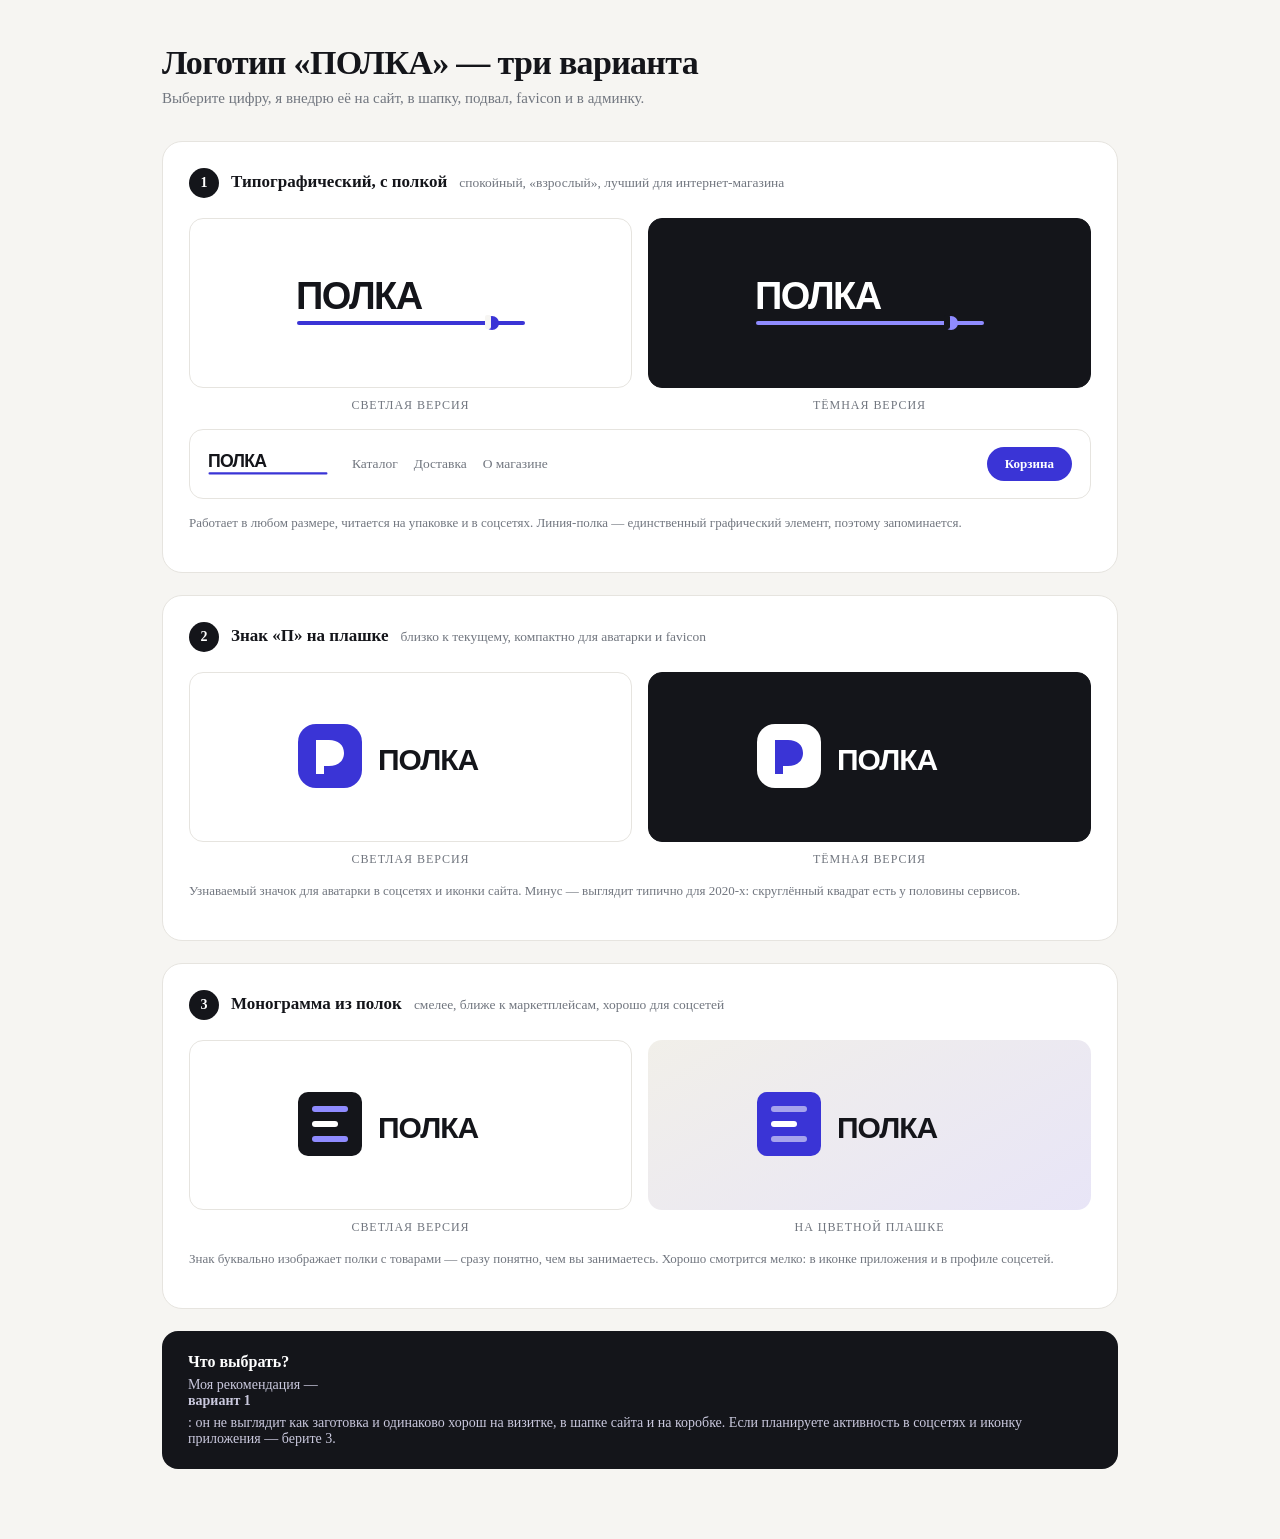
<file: docs/logo-variants.html>
<!DOCTYPE html>
<html lang="ru">
<head>
<meta charset="utf-8">
<meta name="viewport" content="width=device-width, initial-scale=1">
<title>ПОЛКА — варианты логотипа</title>
<style>
  :root { --ink:#14151a; --muted:#71767f; --line:#e6e4df; --accent:#3a34d6; --bg:#f6f5f2; }
  * { box-sizing:border-box; }
  body { margin:0; background:var(--bg); color:var(--ink);
    font:-apple-system,BlinkMacSystemFont,"Segoe UI",Inter,Roboto,Arial,sans-serif; }
  .wrap { max-width:1000px; margin:0 auto; padding:44px 22px 70px; }
  h1 { font-size:clamp(24px,3.4vw,34px); letter-spacing:-.02em; margin:0 0 8px; }
  .lead { color:var(--muted); margin:0 0 34px; font-size:15px; }
  .card { background:#fff; border:1px solid var(--line); border-radius:20px; padding:26px; margin-bottom:22px; }
  .card-head { display:flex; align-items:baseline; gap:12px; margin-bottom:20px; flex-wrap:wrap; }
  .num { width:30px; height:30px; border-radius:50%; background:var(--ink); color:#fff; display:grid;
    place-items:center; font-size:14px; font-weight:650; flex:0 0 auto; }
  .card-head b { font-size:17px; }
  .card-head span { color:var(--muted); font-size:13.5px; }
  .row { display:grid; grid-template-columns:1fr 1fr; gap:16px; }
  .box { border:1px solid var(--line); border-radius:14px; padding:30px; display:grid; place-items:center; min-height:170px; }
  .box.dark { background:var(--ink); border-color:var(--ink); }
  .box.soft { background:linear-gradient(150deg,#f1efe9,#e8e5f7); border:0; }
  .caption { font-size:12px; color:var(--muted); text-transform:uppercase; letter-spacing:.08em; margin-top:10px; text-align:center; }
  .mock { background:#fff; border:1px solid var(--line); border-radius:14px; padding:14px 18px; display:flex;
    align-items:center; gap:24px; flex-wrap:wrap; }
  .mock nav { display:flex; gap:16px; font-size:13.5px; color:var(--muted); }
  .mock .btn { margin-left:auto; background:var(--accent); color:#fff; border-radius:999px; padding:9px 18px; font-size:13px; font-weight:600; }
  .note { font-size:13px; color:var(--muted); margin-top:14px; line-height:1.55; }
  .choose { background:#14151a; color:#fff; border-radius:16px; padding:22px 26px; margin-top:8px; }
  .choose b { display:block; margin-bottom:6px; }
  .choose p { margin:0; color:#c9c8dd; font-size:14px; }
  svg { display:block; }
  @media (max-width:720px){ .row { grid-template-columns:1fr; } }
</style>
</head>
<body>
<div class="wrap">
  <h1>Логотип «ПОЛКА» — три варианта</h1>
  <p class="lead">Выберите цифру, я внедрю её на сайт, в шапку, подвал, favicon и в админку.</p>

  <!-- ВАРИАНТ 1 -->
  <div class="card">
    <div class="card-head"><div class="num">1</div><b>Типографический, с полкой</b><span>спокойный, «взрослый», лучший для интернет-магазина</span></div>
    <div class="row">
      <div>
        <div class="box">
          <svg width="230" height="76" viewBox="0 0 230 76">
            <text x="0" y="44" font-family="Arial,Helvetica,sans-serif" font-size="38" font-weight="800" letter-spacing="-1.5" fill="#14151a">ПОЛКА</text>
            <rect x="1" y="56" width="228" height="4" rx="2" fill="#3a34d6"/>
            <circle cx="196" cy="58" r="7" fill="#3a34d6"/>
            <rect x="189" y="50" width="6" height="14" rx="2" fill="#f6f5f2"/>
          </svg>
        </div>
        <div class="caption">Светлая версия</div>
      </div>
      <div>
        <div class="box dark">
          <svg width="230" height="76" viewBox="0 0 230 76">
            <text x="0" y="44" font-family="Arial,Helvetica,sans-serif" font-size="38" font-weight="800" letter-spacing="-1.5" fill="#ffffff">ПОЛКА</text>
            <rect x="1" y="56" width="228" height="4" rx="2" fill="#8f8bff"/>
            <circle cx="196" cy="58" r="7" fill="#8f8bff"/>
            <rect x="189" y="50" width="6" height="14" rx="2" fill="#14151a"/>
          </svg>
        </div>
        <div class="caption">Тёмная версия</div>
      </div>
    </div>
    <div class="mock" style="margin-top:16px">
      <svg width="120" height="40" viewBox="0 0 230 76"><text x="0" y="44" font-family="Arial,Helvetica,sans-serif" font-size="34" font-weight="800" letter-spacing="-1.5" fill="#14151a">ПОЛКА</text><rect x="1" y="54" width="228" height="4" rx="2" fill="#3a34d6"/></svg>
      <nav><span>Каталог</span><span>Доставка</span><span>О магазине</span></nav>
      <span class="btn">Корзина</span>
    </div>
    <p class="note">Работает в любом размере, читается на упаковке и в соцсетях. Линия-полка — единственный графический элемент, поэтому запоминается.</p>
  </div>

  <!-- ВАРИАНТ 2 -->
  <div class="card">
    <div class="card-head"><div class="num">2</div><b>Знак «П» на плашке</b><span>близко к текущему, компактно для аватарки и favicon</span></div>
    <div class="row">
      <div>
        <div class="box">
          <svg width="230" height="90" viewBox="0 0 230 90">
            <rect x="2" y="12" width="64" height="64" rx="18" fill="#3a34d6"/>
            <path d="M20 62V28h13c9 0 15 5 15 13s-6 13-15 13h-5v8z" fill="#fff"/>
            <text x="82" y="58" font-family="Arial,Helvetica,sans-serif" font-size="30" font-weight="800" letter-spacing="-1" fill="#14151a">ПОЛКА</text>
          </svg>
        </div>
        <div class="caption">Светлая версия</div>
      </div>
      <div>
        <div class="box dark">
          <svg width="230" height="90" viewBox="0 0 230 90">
            <rect x="2" y="12" width="64" height="64" rx="18" fill="#ffffff"/>
            <path d="M20 62V28h13c9 0 15 5 15 13s-6 13-15 13h-5v8z" fill="#3a34d6"/>
            <text x="82" y="58" font-family="Arial,Helvetica,sans-serif" font-size="30" font-weight="800" letter-spacing="-1" fill="#fff">ПОЛКА</text>
          </svg>
        </div>
        <div class="caption">Тёмная версия</div>
      </div>
    </div>
    <p class="note">Узнаваемый значок для аватарки в соцсетях и иконки сайта. Минус — выглядит типично для 2020-х: скруглённый квадрат есть у половины сервисов.</p>
  </div>

  <!-- ВАРИАНТ 3 -->
  <div class="card">
    <div class="card-head"><div class="num">3</div><b>Монограмма из полок</b><span>смелее, ближе к маркетплейсам, хорошо для соцсетей</span></div>
    <div class="row">
      <div>
        <div class="box">
          <svg width="230" height="90" viewBox="0 0 230 90">
            <rect x="2" y="12" width="64" height="64" rx="10" fill="#14151a"/>
            <rect x="16" y="26" width="36" height="6" rx="3" fill="#8f8bff"/>
            <rect x="16" y="41" width="26" height="6" rx="3" fill="#fff"/>
            <rect x="16" y="56" width="36" height="6" rx="3" fill="#8f8bff"/>
            <text x="82" y="58" font-family="Arial,Helvetica,sans-serif" font-size="30" font-weight="800" letter-spacing="-1" fill="#14151a">ПОЛКА</text>
          </svg>
        </div>
        <div class="caption">Светлая версия</div>
      </div>
      <div>
        <div class="box soft">
          <svg width="230" height="90" viewBox="0 0 230 90">
            <rect x="2" y="12" width="64" height="64" rx="10" fill="#3a34d6"/>
            <rect x="16" y="26" width="36" height="6" rx="3" fill="#ffffff" opacity=".55"/>
            <rect x="16" y="41" width="26" height="6" rx="3" fill="#ffffff"/>
            <rect x="16" y="56" width="36" height="6" rx="3" fill="#ffffff" opacity=".55"/>
            <text x="82" y="58" font-family="Arial,Helvetica,sans-serif" font-size="30" font-weight="800" letter-spacing="-1" fill="#14151a">ПОЛКА</text>
          </svg>
        </div>
        <div class="caption">На цветной плашке</div>
      </div>
    </div>
    <p class="note">Знак буквально изображает полки с товарами — сразу понятно, чем вы занимаетесь. Хорошо смотрится мелко: в иконке приложения и в профиле соцсетей.</p>
  </div>

  <div class="choose">
    <b>Что выбрать?</b>
    <p>Моя рекомендация — <b>вариант 1</b>: он не выглядит как заготовка и одинаково хорош на визитке, в шапке сайта и на коробке. Если планируете активность в соцсетях и иконку приложения — берите 3.</p>
  </div>
</div>
</body>
</html>
</file>
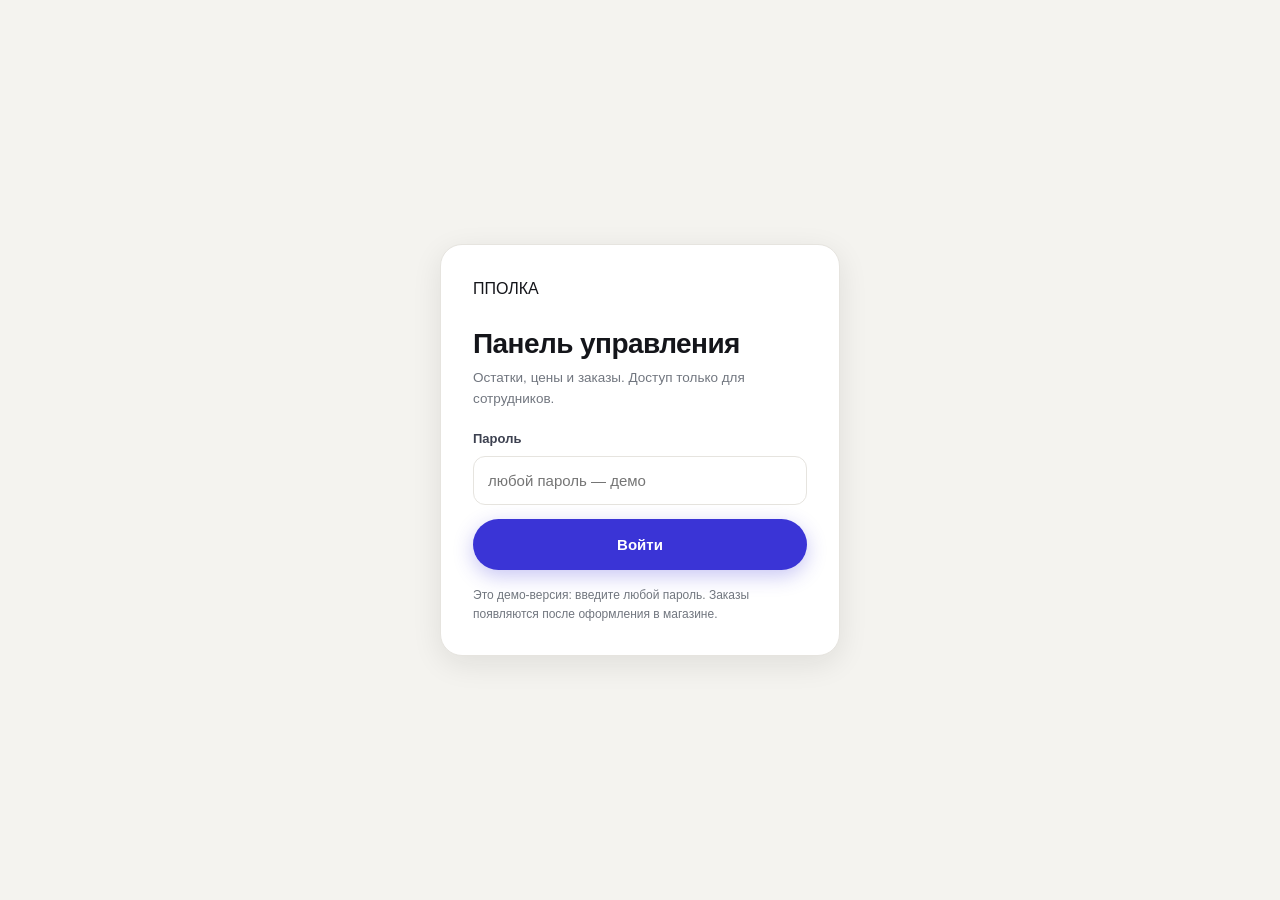
<file: static/admin-demo.html>
<!DOCTYPE html>
<html lang="ru">
<head>
<meta charset="utf-8">
<meta name="viewport" content="width=device-width, initial-scale=1">
<title>ПОЛКА — панель управления</title>
<style>
/* ==========================================================================
   ПОЛКА — витрина. Светлая, спокойная, читабельная.
   ========================================================================== */
:root {
  --bg: #f6f5f2;
  --surface: #ffffff;
  --surface-2: #fbfaf8;
  --ink: #14151a;
  --ink-2: #3d4150;
  --muted: #71767f;
  --line: #e6e4df;
  --line-2: #d9d6cf;
  --accent: #3a34d6;
  --accent-hover: #2b26b8;
  --accent-soft: #eeedfc;
  --sale: #d92d3a;
  --ok: #12895f;
  --ok-soft: #e6f6ef;
  --warn: #b25e00;
  --radius: 18px;
  --radius-sm: 12px;
  --shadow-sm: 0 1px 2px rgba(20, 21, 26, .05), 0 4px 14px rgba(20, 21, 26, .04);
  --shadow-md: 0 8px 30px rgba(20, 21, 26, .09);
  --font: -apple-system, BlinkMacSystemFont, "Segoe UI", Inter, Roboto, "Helvetica Neue", Arial, sans-serif;
}

* { box-sizing: border-box; }
html { scroll-behavior: smooth; }
body {
  margin: 0; background: var(--bg); color: var(--ink); font-family: var(--font);
  font-size: 16px; line-height: 1.55; -webkit-font-smoothing: antialiased;
}
img { max-width: 100%; }
a { color: inherit; text-decoration: none; }
button { font: inherit; color: inherit; cursor: pointer; }
input, select, textarea { font: inherit; color: inherit; }
h1, h2, h3, h4 { margin: 0; line-height: 1.18; letter-spacing: -.02em; font-weight: 650; }
h1 { font-size: clamp(28px, 4vw, 42px); }
h2 { font-size: clamp(21px, 2.6vw, 28px); }
h3 { font-size: 18px; }
p { margin: 0; }
ul { margin: 0; padding: 0; }

.wrap { width: min(1240px, 100% - 40px); margin: 0 auto; }
.muted { color: var(--muted); }
.small { font-size: 13.5px; }
.tiny { font-size: 12px; }
.nowrap { white-space: nowrap; }
.hidden { display: none !important; }

/* ---------- верхняя полоса ---------- */
.topbar {
  background: var(--ink); color: #e9e8f5; font-size: 13px;
}
.topbar .wrap { display: flex; align-items: center; justify-content: space-between; gap: 16px; height: 38px; }
.topbar .marquee { display: flex; gap: 22px; overflow: hidden; }
.topbar .marquee span { white-space: nowrap; opacity: .85; }
.topbar a { text-decoration: underline; text-underline-offset: 2px; opacity: .9; }
@media (max-width: 720px) { .topbar .marquee span:nth-child(n+2) { display: none; } }

/* ---------- шапка ---------- */
.header {
  position: sticky; top: 0; z-index: 40; background: rgba(246, 245, 242, .92);
  backdrop-filter: saturate(180%) blur(14px); border-bottom: 1px solid var(--line);
}
.header .wrap { display: grid; grid-template-columns: auto 1fr auto; align-items: center; gap: 22px; height: 74px; }
.logo { position: relative; display: inline-flex; align-items: center; text-decoration: none; padding-bottom: 7px; }
.logo-word { font-weight: 800; font-size: 23px; letter-spacing: -1.3px; line-height: 1; color: var(--ink); }
/* линия-полка под словом — единственный графический элемент логотипа */
.logo-shelf {
  position: absolute; left: 0; right: 2px; bottom: 0; height: 3px; border-radius: 3px;
  background: linear-gradient(90deg, var(--accent), #7c5cff);
}
.logo-shelf::after {
  content: ""; position: absolute; right: -3px; top: -11px; width: 9px; height: 13px;
  border-radius: 2px; background: var(--accent); opacity: .9;
}
.logo-dark .logo-word { color: #fff; }
.logo-dark .logo-shelf { background: linear-gradient(90deg, #8f8bff, #b3a5ff); }
.logo-dark .logo-shelf::after { background: #8f8bff; }
.search {
  display: flex; align-items: center; gap: 10px; background: var(--surface); border: 1px solid var(--line);
  border-radius: 999px; padding: 0 8px 0 16px; height: 46px; transition: border-color .15s, box-shadow .15s;
}
.search:focus-within { border-color: var(--accent); box-shadow: 0 0 0 4px var(--accent-soft); }
.search input { flex: 1; border: 0; outline: 0; background: transparent; min-width: 0; }
.search .icon { color: var(--muted); font-size: 16px; }
.search .go {
  border: 0; background: var(--ink); color: #fff; border-radius: 999px; height: 34px; padding: 0 16px; font-size: 13.5px;
}
.header-actions { display: flex; align-items: center; gap: 8px; }
.icon-btn {
  position: relative; display: inline-flex; align-items: center; gap: 8px; border: 1px solid var(--line);
  background: var(--surface); border-radius: 999px; height: 46px; padding: 0 18px; font-size: 14px; font-weight: 550;
  transition: .15s;
}
.icon-btn:hover { border-color: var(--line-2); box-shadow: var(--shadow-sm); }
.icon-btn .badge {
  position: absolute; top: -5px; right: -4px; min-width: 21px; height: 21px; border-radius: 999px;
  background: var(--accent); color: #fff; font-size: 12px; font-weight: 650; display: grid; place-items: center;
  padding: 0 6px; border: 2px solid var(--bg);
}
@media (max-width: 900px) {
  .header .wrap { grid-template-columns: auto auto; height: auto; padding: 12px 0; gap: 12px; }
  .search { grid-column: 1 / -1; order: 3; }
}
@media (max-width: 620px) {
  body { overflow-x: hidden; }
  .wrap { width: calc(100% - 28px); }
  .topbar .wrap { height: 34px; }
  .topbar .marquee { flex: 1; min-width: 0; }
  .topbar .marquee span { overflow: hidden; text-overflow: ellipsis; }
  .topbar a { flex: 0 0 auto; font-size: 12px; }
  .logo { font-size: 19px; }
  .logo .mark { width: 30px; height: 30px; border-radius: 9px; font-size: 15px; }
  .icon-btn { height: 42px; padding: 0 13px; font-size: 13px; }
  #pvzJump span:last-child, .header-actions a.icon-btn span:last-child { display: none; }
  .search { height: 44px; padding-left: 13px; }
  .search .go { padding: 0 13px; }
  .hero { padding: 24px 0 10px; }
  .hero-main { padding: 24px 20px; min-height: 280px; border-radius: 20px; }
  .hero-main p { font-size: 15px; }
  .grid { grid-template-columns: repeat(auto-fill, minmax(155px, 1fr)); gap: 12px; }
  .card-body { padding: 12px 12px 14px; gap: 6px; }
  .card-name { font-size: 13.5px; min-height: 38px; }
  .price { font-size: 16px; }
  .add-mini { width: 34px; height: 34px; }
  .catalog-layout { grid-template-columns: 1fr; gap: 16px; }
  .filters { position: static; }
  .trust { grid-template-columns: 1fr; }
  .two-col { grid-template-columns: 1fr; }
  .summary { position: static; }
  .panel { padding: 18px; }
  .product-media { font-size: 96px; }
  .footer-grid { grid-template-columns: 1fr; gap: 20px; }
  .steps { gap: 6px; }
  .step-pill { font-size: 12.5px; padding: 7px 11px; }
}

/* ---------- категории ---------- */
.catnav { border-bottom: 1px solid var(--line); background: var(--bg); position: sticky; top: 74px; z-index: 30; }
.catnav .wrap { display: flex; gap: 6px; overflow-x: auto; padding: 10px 0; scrollbar-width: none; }
.catnav .wrap::-webkit-scrollbar { display: none; }
.catnav a, .catnav button {
  white-space: nowrap; border: 0; background: transparent; border-radius: 999px; padding: 8px 14px;
  font-size: 14px; color: var(--ink-2); display: inline-flex; align-items: center; gap: 7px; transition: .15s;
}
.catnav a:hover, .catnav button:hover { background: #ecebe6; }
.catnav .active { background: var(--ink); color: #fff; }
@media (max-width: 900px) { .catnav { top: 0; position: static; } }

/* ---------- герой ---------- */
.hero { padding: 46px 0 18px; }
.hero-grid { display: grid; grid-template-columns: 1.15fr .85fr; gap: 20px; align-items: stretch; }
.hero-main {
  background: linear-gradient(160deg, #16172b, #2a2a6e 65%, #3a34d6);
  color: #f5f4ff; border-radius: 26px; padding: 40px; position: relative; overflow: hidden;
  display: flex; flex-direction: column; justify-content: space-between; min-height: 330px;
}
.hero-main::after {
  content: ""; position: absolute; width: 420px; height: 420px; right: -140px; top: -160px; border-radius: 50%;
  background: radial-gradient(circle, rgba(124, 92, 255, .55), transparent 65%);
}
.hero-main h1 { font-size: clamp(30px, 4.4vw, 46px); max-width: 15ch; }
.hero-main p { margin-top: 14px; font-size: 16.5px; color: #c9c7ee; max-width: 42ch; }
.hero-cta { display: flex; gap: 10px; margin-top: 26px; flex-wrap: wrap; position: relative; z-index: 1; }
.btn {
  display: inline-flex; align-items: center; justify-content: center; gap: 8px; border: 1px solid transparent;
  border-radius: 999px; padding: 13px 24px; font-size: 15px; font-weight: 600; transition: .16s; text-align: center;
}
.btn-primary { background: var(--accent); color: #fff; box-shadow: 0 6px 20px rgba(58, 52, 214, .28); }
.btn-primary:hover { background: var(--accent-hover); transform: translateY(-1px); }
.btn-light { background: #fff; color: var(--ink); }
.btn-light:hover { transform: translateY(-1px); box-shadow: var(--shadow-md); }
.btn-ghost { background: transparent; border-color: var(--line-2); color: var(--ink); }
.btn-ghost:hover { border-color: var(--ink); }
.btn-dark { background: var(--ink); color: #fff; }
.btn-dark:hover { background: #000; }
.btn-lg { padding: 16px 30px; font-size: 16px; }
.btn-block { width: 100%; }
.btn:disabled { opacity: .45; cursor: not-allowed; transform: none !important; box-shadow: none; }

.hero-side { display: grid; gap: 14px; }
.hero-card {
  background: var(--surface); border: 1px solid var(--line); border-radius: 22px; padding: 22px;
  display: flex; gap: 14px; align-items: flex-start; box-shadow: var(--shadow-sm);
}
.hero-card .ic {
  flex: 0 0 44px; height: 44px; border-radius: 13px; background: var(--accent-soft); color: var(--accent);
  display: grid; place-items: center; font-size: 20px;
}
.hero-card b { display: block; font-size: 15px; margin-bottom: 3px; }
.hero-card p { font-size: 13.5px; color: var(--muted); }
@media (max-width: 960px) { .hero-grid { grid-template-columns: 1fr; } .hero-main { padding: 28px; } }

/* ---------- доверие ---------- */
.trust { display: grid; grid-template-columns: repeat(4, 1fr); gap: 12px; margin: 28px 0 8px; }
.trust div {
  background: var(--surface); border: 1px solid var(--line); border-radius: var(--radius-sm); padding: 14px 16px;
  display: flex; gap: 10px; align-items: center; font-size: 13.5px; color: var(--ink-2);
}
.trust .e { font-size: 18px; }
@media (max-width: 900px) { .trust { grid-template-columns: repeat(2, 1fr); } }

/* ---------- секции ---------- */
.section { padding: 34px 0; }
.section-head { display: flex; align-items: flex-end; justify-content: space-between; gap: 16px; margin-bottom: 18px; flex-wrap: wrap; }
.section-head p { color: var(--muted); font-size: 14px; margin-top: 5px; }

/* ---------- каталог ---------- */
.catalog-layout { display: grid; grid-template-columns: 250px 1fr; gap: 26px; align-items: start; }
.filters { position: sticky; top: 150px; display: grid; gap: 12px; }
.filter-card { background: var(--surface); border: 1px solid var(--line); border-radius: var(--radius); padding: 18px; }
.filter-card h4 { font-size: 13px; text-transform: uppercase; letter-spacing: .08em; color: var(--muted); margin-bottom: 12px; }
.filter-list { display: grid; gap: 2px; }
.filter-list button {
  text-align: left; border: 0; background: transparent; padding: 7px 10px; border-radius: 9px;
  font-size: 14px; color: var(--ink-2); display: flex; justify-content: space-between; gap: 8px;
}
.filter-list button:hover { background: var(--surface-2); }
.filter-list button.active { background: var(--accent-soft); color: var(--accent); font-weight: 600; }
.filter-list .count { color: var(--muted); font-size: 12.5px; }
.filter-list .sub { padding-left: 22px; font-size: 13.5px; color: var(--muted); }
.price-row { display: flex; gap: 8px; align-items: center; }
.price-row input {
  width: 100%; border: 1px solid var(--line); border-radius: 10px; padding: 9px 11px; font-size: 14px; outline: 0;
  background: var(--surface-2);
}
.price-row input:focus { border-color: var(--accent); background: #fff; }
.switch { display: flex; align-items: center; gap: 10px; font-size: 14px; cursor: pointer; }
.switch input { appearance: none; width: 38px; height: 22px; border-radius: 999px; background: var(--line-2); position: relative; transition: .18s; cursor: pointer; }
.switch input:checked { background: var(--accent); }
.switch input::after {
  content: ""; position: absolute; width: 16px; height: 16px; border-radius: 50%; background: #fff; top: 3px; left: 3px; transition: .18s;
}
.switch input:checked::after { left: 19px; }

.toolbar { display: flex; align-items: center; justify-content: space-between; gap: 12px; margin-bottom: 16px; flex-wrap: wrap; }
.toolbar .found { font-size: 14px; color: var(--muted); }
.select {
  border: 1px solid var(--line); background: var(--surface); border-radius: 999px; padding: 9px 14px; font-size: 14px; outline: 0;
}
.chips { display: flex; gap: 8px; flex-wrap: wrap; }
.chip {
  border: 1px solid var(--line); background: var(--surface); border-radius: 999px; padding: 8px 14px; font-size: 13.5px;
  color: var(--ink-2); display: inline-flex; gap: 7px; align-items: center; transition: .15s;
}
.chip:hover { border-color: var(--line-2); }
.chip.active { background: var(--ink); border-color: var(--ink); color: #fff; }

.grid { display: grid; grid-template-columns: repeat(auto-fill, minmax(226px, 1fr)); gap: 16px; }
.card {
  background: var(--surface); border: 1px solid var(--line); border-radius: var(--radius); overflow: hidden;
  display: flex; flex-direction: column; transition: transform .18s, box-shadow .18s, border-color .18s;
}
.card:hover { transform: translateY(-3px); box-shadow: var(--shadow-md); border-color: var(--line-2); }
.card-media {
  position: relative; aspect-ratio: 4 / 3; display: grid; place-items: center;
  font-size: clamp(44px, 6vw, 64px); overflow: hidden;
  background: linear-gradient(150deg, #f1efe9, #e8e5f7 70%, #e2defc);
  border-bottom: 1px solid var(--line);
}
.card-media::before {
  content: ""; position: absolute; width: 62%; aspect-ratio: 1; border-radius: 50%;
  background: radial-gradient(circle at 35% 30%, rgba(255, 255, 255, .95), rgba(255, 255, 255, .35) 60%, transparent 72%);
  filter: blur(1px);
}
.card-media::after {
  content: ""; position: absolute; inset: 0;
  background-image: radial-gradient(rgba(20, 21, 26, .07) 1px, transparent 1px);
  background-size: 14px 14px; opacity: .5; pointer-events: none;
}
.card-media .emoji {
  position: relative; z-index: 1; line-height: 1;
  font-family: "Apple Color Emoji", "Segoe UI Emoji", "Noto Color Emoji", "Twemoji Mozilla", sans-serif;
  filter: drop-shadow(0 10px 14px rgba(20, 21, 26, .18));
}
.card-media img { position: relative; z-index: 1; width: 100%; height: 100%; object-fit: cover; }
.card-media .badges, .card-media .stock-out { z-index: 2; }
.card:nth-child(3n) .card-media { background: linear-gradient(150deg, #eef3f0, #e2efe8 70%, #d9ece3); }
.card:nth-child(4n) .card-media { background: linear-gradient(150deg, #f6efe9, #f7e7dd 70%, #f3ded0); }
.card-body { padding: 14px 15px 16px; display: flex; flex-direction: column; gap: 8px; flex: 1; }
.card-cat { font-size: 11.5px; color: var(--muted); text-transform: uppercase; letter-spacing: .06em; }
.card-name { font-size: 14.5px; font-weight: 550; line-height: 1.38; min-height: 40px; }
.card-foot { margin-top: auto; display: flex; align-items: center; justify-content: space-between; gap: 8px; }
.price { font-size: 18px; font-weight: 700; letter-spacing: -.02em; }
.price-old { font-size: 13px; color: var(--muted); text-decoration: line-through; margin-left: 6px; font-weight: 500; }
.badges { position: absolute; top: 10px; left: 10px; display: flex; gap: 6px; flex-direction: column; align-items: flex-start; }
.badge-tag {
  background: var(--ink); color: #fff; font-size: 11.5px; font-weight: 600; border-radius: 8px; padding: 4px 9px;
  letter-spacing: .02em;
}
.badge-tag.sale { background: var(--sale); }
.badge-tag.soft { background: rgba(255, 255, 255, .92); color: var(--ink); }
.stock-out { position: absolute; inset: 0; background: rgba(246, 245, 242, .78); display: grid; place-items: center; font-weight: 600; color: var(--ink-2); font-size: 14px; }
.rating { display: inline-flex; align-items: center; gap: 4px; font-size: 12.5px; color: var(--muted); }
.rating .star { color: #e8a33d; }
.add-mini {
  width: 38px; height: 38px; border-radius: 12px; border: 1px solid var(--line); background: var(--surface);
  font-size: 18px; display: grid; place-items: center; transition: .15s; flex: 0 0 auto;
}
.add-mini:hover { background: var(--accent); border-color: var(--accent); color: #fff; }
.add-mini:disabled { opacity: .4; cursor: not-allowed; }

/* ---------- карточка товара ---------- */
.product { padding: 26px 0 40px; }
.crumbs { display: flex; gap: 8px; font-size: 13px; color: var(--muted); margin-bottom: 20px; flex-wrap: wrap; }
.crumbs a:hover { color: var(--ink); }
.product-grid { display: grid; grid-template-columns: minmax(0, 1fr) minmax(0, 1fr); gap: 36px; align-items: start; }
.product-media {
  border-radius: 26px; aspect-ratio: 1 / 1; display: grid; place-items: center; font-size: clamp(90px, 14vw, 170px);
  background: linear-gradient(150deg, #f1efe9, #e8e5f7 70%, #ded9fc); border: 1px solid var(--line);
  position: relative; overflow: hidden;
}
.product-media::before {
  content: ""; position: absolute; width: 68%; aspect-ratio: 1; border-radius: 50%;
  background: radial-gradient(circle at 35% 30%, rgba(255, 255, 255, .95), rgba(255, 255, 255, .3) 62%, transparent 74%);
}
.product-media .emoji {
  position: relative; z-index: 1; line-height: 1;
  font-family: "Apple Color Emoji", "Segoe UI Emoji", "Noto Color Emoji", "Twemoji Mozilla", sans-serif;
  filter: drop-shadow(0 18px 26px rgba(20, 21, 26, .2));
}
.product-media img { position: relative; z-index: 1; width: 100%; height: 100%; object-fit: cover; }
.product-media .watermark { z-index: 1; }
.product-media .watermark { position: absolute; bottom: 18px; font-size: 12.5px; color: #9a94c9; letter-spacing: .2em; text-transform: uppercase; }
.product-info h1 { font-size: clamp(24px, 3.2vw, 34px); }
.product-price { display: flex; align-items: baseline; gap: 12px; margin: 18px 0 6px; flex-wrap: wrap; }
.product-price .price { font-size: 36px; }
.product-price .discount {
  background: var(--sale); color: #fff; border-radius: 8px; padding: 3px 9px; font-size: 13px; font-weight: 600;
}
.features { list-style: none; margin: 20px 0; display: grid; gap: 10px; }
.features li { display: flex; gap: 10px; font-size: 14.5px; align-items: flex-start; color: var(--ink-2); }
.features li::before {
  content: "✓"; flex: 0 0 20px; height: 20px; border-radius: 50%; background: var(--ok-soft); color: var(--ok);
  display: grid; place-items: center; font-size: 12px; font-weight: 700; margin-top: 2px;
}
.buy-box { background: var(--surface); border: 1px solid var(--line); border-radius: var(--radius); padding: 20px; margin-top: 22px; box-shadow: var(--shadow-sm); }
.qty { display: inline-flex; align-items: center; border: 1px solid var(--line); border-radius: 999px; overflow: hidden; background: var(--surface); }
.qty button { border: 0; background: transparent; width: 38px; height: 42px; font-size: 18px; color: var(--ink-2); }
.qty button:hover { background: var(--surface-2); }
.qty span { min-width: 34px; text-align: center; font-weight: 600; font-size: 15px; }
.buy-row { display: flex; gap: 10px; align-items: center; flex-wrap: wrap; }
.buy-row .btn { flex: 1; min-width: 190px; }
.variant-block { margin-bottom: 16px; }
.variant-label { font-size: 13.5px; color: var(--ink-2); margin-bottom: 9px; }
.variant-label b { color: var(--ink); }
.variant-list { display: flex; gap: 8px; flex-wrap: wrap; }
.variant-btn {
  min-width: 52px; padding: 10px 14px; border: 1px solid var(--line-2); background: var(--surface);
  border-radius: 10px; font-size: 14px; font-weight: 550; transition: .15s;
}
.variant-btn:hover:not(:disabled) { border-color: var(--ink); }
.variant-btn.active { background: var(--ink); border-color: var(--ink); color: #fff; }
.variant-btn.disabled, .variant-btn:disabled { opacity: .35; cursor: not-allowed; text-decoration: line-through; }

.deliv-note { display: flex; gap: 12px; align-items: flex-start; margin-top: 16px; padding-top: 16px; border-top: 1px dashed var(--line); font-size: 13.5px; color: var(--muted); }
.deliv-note .e { font-size: 18px; }
.desc-block { margin-top: 40px; display: grid; grid-template-columns: 1.4fr 1fr; gap: 28px; }
.desc-block p { color: var(--ink-2); font-size: 15px; }
.spec { background: var(--surface); border: 1px solid var(--line); border-radius: var(--radius); padding: 20px; }
.spec dl { display: grid; grid-template-columns: 1fr auto; gap: 10px 16px; margin: 12px 0 0; font-size: 14px; }
.spec dt { color: var(--muted); }
.spec dd { margin: 0; font-weight: 550; text-align: right; }
@media (max-width: 900px) {
  .product-grid, .desc-block { grid-template-columns: 1fr; gap: 24px; }
  .product-media { aspect-ratio: 4 / 3; }
}

/* ---------- корзина ---------- */
.page { padding: 30px 0 60px; min-height: 60vh; }
.two-col { display: grid; grid-template-columns: minmax(0, 1.5fr) minmax(320px, .9fr); gap: 24px; align-items: start; }
.panel { background: var(--surface); border: 1px solid var(--line); border-radius: var(--radius); padding: 24px; }
.panel + .panel { margin-top: 16px; }
.panel h3 { margin-bottom: 4px; }
.cart-line { display: grid; grid-template-columns: 74px 1fr auto; gap: 16px; padding: 18px 0; border-bottom: 1px solid var(--line); align-items: center; }
.cart-line:last-child { border-bottom: 0; }
.cart-thumb {
  width: 74px; height: 74px; border-radius: 14px; display: grid; place-items: center; font-size: 32px;
  background: linear-gradient(150deg, #f1efe9, #e8e5f7); overflow: hidden;
}
.cart-thumb img { width: 100%; height: 100%; object-fit: cover; }
.cart-line .name { font-weight: 550; font-size: 15px; }
.cart-line .meta { font-size: 13px; color: var(--muted); margin-top: 3px; }
.remove { border: 0; background: transparent; color: var(--muted); font-size: 13px; text-decoration: underline; padding: 0; }
.remove:hover { color: var(--sale); }
.summary { position: sticky; top: 150px; }
.sum-row { display: flex; justify-content: space-between; gap: 12px; padding: 9px 0; font-size: 14.5px; }
.sum-row.total { border-top: 1px solid var(--line); margin-top: 10px; padding-top: 16px; font-size: 19px; font-weight: 700; }
.sum-row .v { font-variant-numeric: tabular-nums; }
.hint {
  background: var(--surface-2); border: 1px dashed var(--line-2); border-radius: var(--radius-sm);
  padding: 12px 14px; font-size: 13px; color: var(--muted); margin-top: 14px;
}
.empty-state { text-align: center; padding: 70px 20px; }
.empty-state .e { font-size: 54px; margin-bottom: 14px; }

/* ---------- оформление ---------- */
.steps { display: flex; gap: 8px; margin-bottom: 22px; flex-wrap: wrap; }
.step-pill {
  display: flex; align-items: center; gap: 9px; font-size: 13.5px; color: var(--muted);
  background: var(--surface); border: 1px solid var(--line); border-radius: 999px; padding: 8px 15px;
}
.step-pill b { width: 20px; height: 20px; border-radius: 50%; background: var(--line); color: var(--ink-2); display: grid; place-items: center; font-size: 11.5px; }
.step-pill.done { color: var(--ok); border-color: #bfe6d5; background: var(--ok-soft); }
.step-pill.done b { background: var(--ok); color: #fff; }
.step-pill.current { color: var(--accent); border-color: #c9c5f7; background: var(--accent-soft); }
.step-pill.current b { background: var(--accent); color: #fff; }

.field { margin-bottom: 14px; }
.field label { display: block; font-size: 13px; font-weight: 550; margin-bottom: 6px; color: var(--ink-2); }
.field input, .field textarea, .field select {
  width: 100%; border: 1px solid var(--line); border-radius: var(--radius-sm); padding: 12px 14px; font-size: 15px;
  outline: 0; background: var(--surface); transition: border-color .15s, box-shadow .15s;
}
.field input:focus, .field textarea:focus, .field select:focus { border-color: var(--accent); box-shadow: 0 0 0 4px var(--accent-soft); }
.field .err { color: var(--sale); font-size: 12.5px; margin-top: 5px; }
.field-row { display: grid; grid-template-columns: 1fr 1fr; gap: 12px; }
@media (max-width: 640px) { .field-row { grid-template-columns: 1fr; } }

.pvz-tools { display: flex; gap: 10px; margin-bottom: 12px; flex-wrap: wrap; }
.pvz-tools select, .pvz-tools input {
  border: 1px solid var(--line); border-radius: var(--radius-sm); padding: 11px 13px; font-size: 14.5px; outline: 0; background: var(--surface);
}
.pvz-tools input { flex: 1; min-width: 150px; }
.pvz-list { display: grid; gap: 8px; max-height: 400px; overflow-y: auto; padding-right: 6px; }
.pvz-list::-webkit-scrollbar { width: 8px; }
.pvz-list::-webkit-scrollbar-thumb { background: var(--line-2); border-radius: 8px; }
.pvz-item {
  display: grid; grid-template-columns: auto 1fr auto; gap: 12px; align-items: center; text-align: left;
  border: 1px solid var(--line); background: var(--surface); border-radius: var(--radius-sm); padding: 12px 14px; transition: .15s;
}
.pvz-item:hover { border-color: var(--line-2); background: var(--surface-2); }
.pvz-item.selected { border-color: var(--accent); background: var(--accent-soft); box-shadow: 0 0 0 2px rgba(58, 52, 214, .12); }
.pvz-item .e { font-size: 20px; }
.pvz-item b { display: block; font-size: 14px; }
.pvz-item span { font-size: 12.5px; color: var(--muted); }
.pvz-item .radio { width: 20px; height: 20px; border-radius: 50%; border: 1.5px solid var(--line-2); display: grid; place-items: center; color: transparent; font-size: 11px; }
.pvz-item.selected .radio { border-color: var(--accent); background: var(--accent); color: #fff; font-size: 11px; }

.pay-option {
  display: flex; gap: 12px; align-items: flex-start; border: 1px solid var(--line); border-radius: var(--radius-sm);
  padding: 14px; cursor: pointer; transition: .15s; background: var(--surface);
}
.pay-option:hover { border-color: var(--line-2); }
.pay-option.selected { border-color: var(--accent); background: var(--accent-soft); }
.pay-option .radio { flex: 0 0 20px; width: 20px; height: 20px; border-radius: 50%; border: 1.5px solid var(--line-2); margin-top: 2px; display: grid; place-items: center; color: transparent; font-size: 11px; }
.pay-option.selected .radio { border-color: var(--accent); background: var(--accent); color: #fff; font-size: 11px; }
.pay-option b { display: block; font-size: 14.5px; }
.pay-option span { font-size: 12.5px; color: var(--muted); }

.delivery-card { border: 1px solid var(--line); border-radius: var(--radius-sm); padding: 14px; background: var(--surface-2); font-size: 14px; }
.delivery-card .row { display: flex; justify-content: space-between; gap: 10px; padding: 4px 0; }
.delivery-card .free { color: var(--ok); font-weight: 650; }
.legal { font-size: 12px; color: var(--muted); margin-top: 12px; line-height: 1.5; }

/* ---------- заказ оформлен ---------- */
.success-hero { text-align: center; padding: 40px 20px 10px; }
.success-hero .checkmark {
  width: 74px; height: 74px; border-radius: 50%; background: var(--ok-soft); color: var(--ok); font-size: 34px;
  display: grid; place-items: center; margin: 0 auto 18px;
}
.timeline { display: grid; gap: 0; margin: 26px 0; }
.tl-item { display: grid; grid-template-columns: 30px 1fr; gap: 14px; padding-bottom: 22px; position: relative; }
.tl-item:not(:last-child)::before { content: ""; position: absolute; left: 14px; top: 28px; bottom: 0; width: 2px; background: var(--line); }
.tl-dot { width: 30px; height: 30px; border-radius: 50%; background: var(--surface); border: 2px solid var(--line); display: grid; place-items: center; font-size: 13px; }
.tl-item.active .tl-dot { background: var(--accent); border-color: var(--accent); color: #fff; }
.tl-item.active ::marker { color: red; }
.tl-item b { font-size: 14.5px; }
.tl-item p { font-size: 13px; color: var(--muted); }

/* ---------- футер ---------- */
.footer { background: var(--ink); color: #c9c8dd; margin-top: 60px; padding: 46px 0 30px; }
.footer-grid { display: grid; grid-template-columns: 1.4fr 1fr 1fr 1fr; gap: 28px; }
.footer h5 { color: #fff; font-size: 13px; text-transform: uppercase; letter-spacing: .08em; margin: 0 0 12px; }
.footer a, .footer p { font-size: 13.5px; color: #b9b8cf; display: block; margin-bottom: 8px; }
.footer a:hover { color: #fff; }
.footer .logo { margin-bottom: 16px; }
.footer-bottom { border-top: 1px solid rgba(255, 255, 255, .1); margin-top: 32px; padding-top: 20px; font-size: 12px; color: #8b8aa3; display: flex; justify-content: space-between; gap: 16px; flex-wrap: wrap; }
@media (max-width: 860px) { .footer-grid { grid-template-columns: 1fr 1fr; } }

/* ---------- тосты и оверлеи ---------- */
.toast-host { position: fixed; left: 50%; bottom: 24px; transform: translateX(-50%); z-index: 90; display: grid; gap: 8px; width: max-content; max-width: calc(100% - 32px); }
.toast {
  background: var(--ink); color: #fff; border-radius: 12px; padding: 12px 18px; font-size: 14px;
  box-shadow: var(--shadow-md); animation: toastIn .22s ease both; display: flex; gap: 10px; align-items: center;
}
.toast.err { background: #8f1d26; }
.toast.ok { background: #0f6b4b; }
@keyframes toastIn { from { opacity: 0; transform: translateY(12px); } to { opacity: 1; transform: none; } }

.drawer-backdrop {
  position: fixed; inset: 0; background: rgba(20, 21, 26, .4); backdrop-filter: blur(3px); z-index: 80;
  animation: fade .18s ease both;
}
@keyframes fade { from { opacity: 0; } to { opacity: 1; } }
.cart-drawer {
  position: fixed; right: 0; top: 0; bottom: 0; width: min(440px, 100%); background: var(--bg); z-index: 85;
  display: flex; flex-direction: column; animation: slideIn .24s cubic-bezier(.2, .8, .3, 1) both;
}
@keyframes slideIn { from { transform: translateX(100%); } to { transform: none; } }
.cart-drawer header { display: flex; align-items: center; justify-content: space-between; padding: 18px 20px; border-bottom: 1px solid var(--line); background: var(--surface); }
.cart-drawer .body { flex: 1; overflow-y: auto; padding: 8px 20px; }
.cart-drawer footer { padding: 18px 20px; border-top: 1px solid var(--line); background: var(--surface); display: grid; gap: 12px; }
.close-x { border: 0; background: transparent; font-size: 22px; color: var(--muted); line-height: 1; padding: 4px 8px; border-radius: 8px; }
.close-x:hover { background: var(--surface-2); color: var(--ink); }

.spinner { width: 18px; height: 18px; border: 2px solid rgba(255, 255, 255, .4); border-top-color: #fff; border-radius: 50%; animation: spin .7s linear infinite; display: inline-block; }
@keyframes spin { to { transform: rotate(360deg); } }
.skeleton { background: linear-gradient(90deg, #eeece7 25%, #f6f4ef 37%, #eeece7 63%); background-size: 400% 100%; animation: shimmer 1.3s infinite; border-radius: var(--radius); }
@keyframes shimmer { 0% { background-position: 100% 50%; } 100% { background-position: 0 50%; } }

@media (prefers-reduced-motion: reduce) {
  * { animation-duration: .01ms !important; transition-duration: .01ms !important; }
}

</style>
<style>
/* Админка ПОЛКА — та же типографика, плотнее интерфейс */
.admin-body { background: #f4f3ef; }
code { background: #eceae4; padding: 1px 5px; border-radius: 4px; font-size: 12.5px; }

.login-screen { min-height: 100vh; display: grid; place-items: center; padding: 20px; }
.login-card {
  width: min(400px, 100%); background: var(--surface); border: 1px solid var(--line);
  border-radius: 22px; padding: 32px; box-shadow: var(--shadow-md);
}

.admin-header {
  background: var(--surface); border-bottom: 1px solid var(--line); position: sticky; top: 0; z-index: 20;
}
.admin-header .wrap { display: flex; align-items: center; gap: 26px; height: 68px; }
.admin-tag {
  font-size: 11px; font-weight: 600; text-transform: uppercase; letter-spacing: .08em;
  background: var(--accent-soft); color: var(--accent); border-radius: 6px; padding: 3px 7px; margin-left: 4px;
}
.admin-tabs { display: flex; gap: 4px; flex: 1; overflow-x: auto; }
.admin-tabs button {
  border: 0; background: transparent; border-radius: 10px; padding: 9px 14px; font-size: 14px; color: var(--ink-2); white-space: nowrap;
}
.admin-tabs button:hover { background: var(--surface-2); }
.admin-tabs button.active { background: var(--ink); color: #fff; }

.stat-grid { display: grid; grid-template-columns: repeat(auto-fit, minmax(190px, 1fr)); gap: 12px; }
.stat-card { background: var(--surface); border: 1px solid var(--line); border-radius: var(--radius); padding: 18px 20px; }
.stat-card .label { font-size: 12px; text-transform: uppercase; letter-spacing: .07em; color: var(--muted); }
.stat-card .value { font-size: 26px; font-weight: 700; letter-spacing: -.03em; margin-top: 6px; font-variant-numeric: tabular-nums; }
.stat-card .sub { font-size: 12.5px; color: var(--muted); margin-top: 4px; }
.stat-card.accent { background: linear-gradient(160deg, #1c1b3f, #3a34d6); border-color: transparent; color: #fff; }
.stat-card.accent .label, .stat-card.accent .sub { color: #bcb9ee; }

.chart { display: flex; align-items: flex-end; justify-content: flex-start; gap: 10px; height: 150px; margin-top: 18px; }
.chart .bar-wrap { flex: 1 1 0; max-width: 92px; display: flex; flex-direction: column; align-items: center; gap: 6px; height: 100%; justify-content: flex-end; }
.chart .bar { width: 100%; max-width: 56px; background: linear-gradient(180deg, var(--accent), #7c5cff); border-radius: 8px 8px 4px 4px; min-height: 4px; transition: height .3s; }
.chart .cap { font-size: 11.5px; color: var(--muted); }

.panel-head { display: flex; justify-content: space-between; align-items: flex-start; gap: 14px; flex-wrap: wrap; margin-bottom: 16px; }
.admin-search {
  border: 1px solid var(--line); border-radius: 999px; padding: 9px 15px; font-size: 13.5px; outline: 0; background: var(--surface); min-width: 190px;
}
.admin-search:focus { border-color: var(--accent); }

.table-scroll { overflow-x: auto; margin: 0 -8px; }
.admin-table { width: 100%; border-collapse: collapse; font-size: 14px; min-width: 760px; }
.admin-table th {
  text-align: left; font-size: 11.5px; text-transform: uppercase; letter-spacing: .06em; color: var(--muted);
  font-weight: 600; padding: 10px 8px; border-bottom: 1px solid var(--line); position: sticky; top: 0; background: var(--surface);
}
.admin-table td { padding: 9px 8px; border-bottom: 1px solid #f0eee9; vertical-align: middle; }
.admin-table tr:hover td { background: var(--surface-2); }
.admin-table .emoji-cell { font-size: 22px; text-align: center; }
.admin-table .name { font-weight: 550; }
.admin-table .sku { font-size: 11.5px; color: var(--muted); }
.cell-input {
  width: 100%; border: 1px solid var(--line); border-radius: 8px; padding: 7px 9px; font-size: 13.5px;
  outline: 0; background: var(--surface); font-variant-numeric: tabular-nums;
}
.cell-input:focus { border-color: var(--accent); box-shadow: 0 0 0 3px var(--accent-soft); }
.cell-input.dirty { border-color: #e0b000; background: #fffbeb; }
.row-save { padding: 7px 12px; font-size: 13px; border-radius: 8px; border: 1px solid var(--line); background: var(--surface); }
.row-save:hover { background: var(--ink); color: #fff; border-color: var(--ink); }
.pill-stock { font-size: 12.5px; padding: 3px 9px; border-radius: 999px; display: inline-block; white-space: nowrap; }
.pill-stock.ok { background: var(--ok-soft); color: var(--ok); }
.pill-stock.low { background: #fdf3e2; color: var(--warn); }
.pill-stock.out { background: #fdeaea; color: var(--sale); }

.order-card { border: 1px solid var(--line); border-radius: var(--radius-sm); margin-bottom: 10px; overflow: hidden; background: var(--surface); }
.order-head { display: grid; grid-template-columns: 1fr auto auto auto; gap: 14px; align-items: center; padding: 14px 16px; cursor: pointer; }
.order-head:hover { background: var(--surface-2); }
.order-head b { font-size: 14.5px; }
.order-head .meta { font-size: 12.5px; color: var(--muted); }
.order-body { padding: 0 16px 16px; border-top: 1px solid var(--line); display: grid; grid-template-columns: 1fr 1fr; gap: 18px; }
.order-item { display: flex; justify-content: space-between; gap: 10px; font-size: 13.5px; padding: 5px 0; border-bottom: 1px dashed #eeece6; }
.status-select { border: 1px solid var(--line); border-radius: 999px; padding: 7px 12px; font-size: 13px; background: var(--surface); outline: 0; }
.status-badge { font-size: 12px; padding: 4px 10px; border-radius: 999px; font-weight: 600; white-space: nowrap; }
.st-awaiting_payment { background: #fdf3e2; color: var(--warn); }
.st-paid { background: var(--ok-soft); color: var(--ok); }
.st-packing { background: #e9f0fd; color: #2058c9; }
.st-shipped { background: #eee9fd; color: #6236d6; }
.st-delivered { background: #e6f6ef; color: #0f6b4b; }
.st-cancelled { background: #fdeaea; color: var(--sale); }

@media (max-width: 820px) {
  .admin-header .wrap { height: auto; padding: 12px 0; flex-wrap: wrap; gap: 10px; }
  .order-head { grid-template-columns: 1fr auto; }
  .order-body { grid-template-columns: 1fr; }
}

</style>
<link rel="icon" href="data:image/svg+xml,<svg xmlns='http://www.w3.org/2000/svg' viewBox='0 0 100 100'><rect width='100' height='100' rx='24' fill='%2314151a'/><text x='50' y='68' font-size='52' text-anchor='middle' fill='white' font-family='Arial' font-weight='bold'>П</text></svg>">
</head>
<body class="admin-body">

<div id="loginScreen" class="login-screen">
  <form class="login-card" id="loginForm">
    <div class="logo" style="margin-bottom:18px"><span class="mark">П</span> ПОЛКА</div>
    <h2>Панель управления</h2>
    <p class="muted small" style="margin:8px 0 20px">Остатки, цены и заказы. Доступ только для сотрудников.</p>
    <div class="field">
      <label for="password">Пароль</label>
      <input id="password" type="password" autocomplete="current-password" placeholder="любой пароль — демо" required>
      <div class="err hidden" id="loginErr"></div>
    </div>
    <button class="btn btn-primary btn-block" type="submit">Войти</button>
    <p class="tiny muted" style="margin-top:16px">Это демо-версия: введите любой пароль. Заказы появляются после оформления в магазине.</p>
  </form>
</div>

<div id="panel" class="hidden">
  <header class="admin-header">
    <div class="wrap" style="max-width:1280px">
      <div class="logo"><span class="mark">П</span> ПОЛКА <span class="admin-tag">админка</span></div>
      <nav class="admin-tabs" id="tabs">
        <button data-tab="dashboard" class="active">Сводка</button>
        <button data-tab="products">Товары и остатки</button>
        <button data-tab="orders">Заказы</button>
      </nav>
      <div style="display:flex;gap:8px;align-items:center">
        <a class="btn btn-ghost" href="demo.html" style="padding:9px 16px;font-size:13.5px">Открыть магазин ↗</a>
        <button class="btn btn-ghost" id="logout" style="padding:9px 16px;font-size:13.5px">Выйти</button>
      </div>
    </div>
  </header>

  <main class="wrap" style="max-width:1280px;padding:24px 20px 60px">
    <!-- Сводка -->
    <section id="tab-dashboard">
      <div class="stat-grid" id="statGrid"></div>
      <div class="panel" style="margin-top:18px">
        <h3>Выручка по дням</h3>
        <p class="muted small" style="margin-top:4px">Оплаченные заказы за последние 7 дней</p>
        <div id="revenueChart" class="chart"></div>
      </div>
      <div class="panel" style="margin-top:16px">
        <h3>Быстрые действия</h3>
        <div style="display:flex;gap:10px;flex-wrap:wrap;margin-top:14px">
          <button class="btn btn-ghost" data-goto="products">Изменить остатки</button>
          <button class="btn btn-ghost" data-goto="orders">Открыть заказы</button>
          <a class="btn btn-ghost" href="mailto:" id="mailLink">Написать в поддержку</a>
        </div>
        <p class="legal" style="margin-top:14px">Настройки платежей и Ozon задаются переменными окружения на сервере — см. README.md, раздел «Подключение оплаты и Ozon».</p>
      </div>
    </section>

    <!-- Товары -->
    <section id="tab-products" class="hidden">
      <div class="panel">
        <div class="panel-head">
          <div><h3>Товары и остатки</h3><p class="muted small" style="margin-top:4px">Меняйте остаток и цену прямо в таблице — изменения сохраняются по кнопке.</p></div>
          <div style="display:flex;gap:8px;flex-wrap:wrap">
            <input class="admin-search" id="prodSearch" placeholder="Поиск по названию…">
            <select class="select" id="catFilter"></select>
            <button class="btn btn-ghost" id="bulkBtn">Остаток всем</button>
          </div>
        </div>
        <div class="table-scroll">
          <table class="admin-table" id="prodTable">
            <thead><tr><th style="width:52px"></th><th>Товар</th><th>Категория</th><th style="width:130px">Цена, ₽</th><th style="width:120px">Остаток</th><th style="width:110px">Статус</th><th style="width:110px"></th></tr></thead>
            <tbody></tbody>
          </table>
        </div>
      </div>
    </section>

    <!-- Заказы -->
    <section id="tab-orders" class="hidden">
      <div class="panel">
        <div class="panel-head">
          <div><h3>Заказы</h3><p class="muted small" style="margin-top:4px">Последние 200 заказов. Отмена возвращает товар на склад.</p></div>
          <select class="select" id="orderFilter">
            <option value="">Все статусы</option>
            <option value="awaiting_payment">Ждёт оплаты</option>
            <option value="paid">Оплачен</option>
            <option value="packing">Собирается</option>
            <option value="shipped">В пути</option>
            <option value="delivered">Получен</option>
            <option value="cancelled">Отменён</option>
          </select>
        </div>
        <div id="ordersList"></div>
      </div>
    </section>
  </main>
</div>

<div class="toast-host" id="toasts"></div>
<script>

// ===== Демо-режим: подмена серверной части прямо в браузере =====
(function () {
  // localStorage может быть недоступен в песочнице предпросмотра — даём замену в памяти
  try { window.localStorage.setItem('__t', '1'); window.localStorage.removeItem('__t'); }
  catch (e) {
    const mem = {};
    Object.defineProperty(window, 'localStorage', {
      value: {
        getItem: (k) => (k in mem ? mem[k] : null),
        setItem: (k, v) => { mem[k] = String(v); },
        removeItem: (k) => { delete mem[k]; },
        clear: () => { Object.keys(mem).forEach((k) => delete mem[k]); },
      },
    });
  }

  const TARIFF = { base: 199, perKg: 39, freeFrom: 3433, maxDays: 7 };
  const SHOP = {
    name: 'ПОЛКА', seller: 'ИП Иванов Иван Иванович', inn: '000000000000',
    email: 'orders@example.ru', phone: '+7 900 000-00-00',
  };
  const CATALOG = Object.assign(
    { shop: SHOP, currency: '₽', delivery: TARIFF },
    {"categories": [{"id": "tech", "title": "Электроника и гаджеты", "emoji": "🎧", "subcategories": ["audio", "wearables", "power", "periphery", "smart"]}, {"id": "home", "title": "Дом и кухня", "emoji": "🏠", "subcategories": ["kitchen-tech", "kitchen-acc", "house", "lighting", "pets"]}, {"id": "beauty", "title": "Красота и здоровье", "emoji": "✨", "subcategories": ["care", "health"]}, {"id": "auto", "title": "Всё для авто", "emoji": "🚗", "subcategories": ["auto-gadgets", "auto-care"]}, {"id": "tools", "title": "Инструмент и ремонт", "emoji": "🛠️", "subcategories": ["power-tools", "hand-tools", "measure"]}, {"id": "sport", "title": "Спорт и отдых", "emoji": "🏋️", "subcategories": ["fitness", "tourism"]}, {"id": "hobby", "title": "Игры и хобби", "emoji": "🎮", "subcategories": ["hobby"]}, {"id": "apparel", "title": "Одежда", "emoji": "👕", "subcategories": ["apparel"]}], "subcategories": {"audio": "Аудио и наушники", "wearables": "Часы и браслеты", "power": "Питание и зарядки", "periphery": "Компьютерная периферия", "smart": "Умный дом и безопасность", "kitchen-tech": "Техника для кухни", "kitchen-acc": "Кухонные аксессуары", "house": "Для дома и уборки", "lighting": "Свет и декор", "pets": "Питомцам", "care": "Уход и красота", "health": "Здоровье и массаж", "auto-gadgets": "Гаджеты в авто", "auto-care": "Уход за авто", "power-tools": "Электроинструмент", "hand-tools": "Ручной инструмент", "measure": "Измерения", "fitness": "Фитнес", "tourism": "Туризм и рыбалка", "hobby": "Хобби и радиоуправление", "apparel": "Одежда"}, "products": [{"id": 1, "slug": "futbolki-5", "name": "Базовые футболки, комплект 5 шт", "category": "apparel", "subcategory": "apparel", "price": 1890, "oldPrice": null, "emoji": "👕", "weight": 0.6, "description": "Пять базовых футболок из плотного хлопка 190 г/м² — основа гардероба на каждый день. Держат форму после стирок, не просвечивают и не растягиваются в вороте.", "features": ["100% хлопок, плотность 190 г/м²", "5 расцветок в комплекте", "Размеры S–3XL"], "stock": 100, "rating": 4.5, "reviews": 19, "badge": null, "variants": [{"label": "S", "stock": 100}, {"label": "M", "stock": 100}, {"label": "L", "stock": 100}, {"label": "XL", "stock": 100}, {"label": "XXL", "stock": 100}], "image": "/uploads/p1.webp"}, {"id": 2, "slug": "futbolka-oversize", "name": "Футболка оверсайз, пенье", "category": "apparel", "subcategory": "apparel", "price": 1290, "oldPrice": null, "emoji": "👖", "weight": 0.3, "description": "Свободный крой оверсайз из мягкого хлопка пенье. Ткань приятна к телу, не линяет и почти не даёт усадку.", "features": ["Хлопок пенье, 220 г/м²", "Дроп-шолдер, спущенное плечо", "Стойкий крашеный пигмент"], "stock": 100, "rating": 4.6, "reviews": 26, "badge": null, "variants": [{"label": "M", "stock": 100}, {"label": "L", "stock": 100}, {"label": "XL", "stock": 100}], "image": "/uploads/p2.webp"}, {"id": 3, "slug": "qcy-t13", "name": "TWS-наушники QCY T13", "category": "tech", "subcategory": "audio", "price": 1190, "oldPrice": null, "emoji": "🎧", "weight": 0.1, "description": "Лёгкие TWS-наушники с чистым звуком и стабильным Bluetooth 5.1. Кейс держит заряд до 40 часов, зарядка — через Type-C.", "features": ["Bluetooth 5.1, до 40 ч с кейсом", "Шумоподавление микрофона", "Защита от пота IPX4"], "stock": 100, "rating": 4.7, "reviews": 33, "badge": null, "variants": null, "image": "/uploads/p3.webp"}, {"id": 4, "slug": "lenovo-lp40", "name": "TWS-наушники Lenovo LP40 Pro", "category": "tech", "subcategory": "audio", "price": 990, "oldPrice": null, "emoji": "🎧", "weight": 0.1, "description": "Классические TWS-наушники с сенсорным управлением и полупрозрачным корпусом кейса. Удобная посадка и быстрая синхронизация.", "features": ["Сенсорное управление", "До 20 ч автономности", "Type-C зарядка"], "stock": 100, "rating": 4.8, "reviews": 40, "badge": null, "variants": null, "image": "/uploads/p4.webp"}, {"id": 5, "slug": "hk9-ultra", "name": "Умные часы HK9 Ultra / T900", "category": "tech", "subcategory": "wearables", "price": 6490, "oldPrice": null, "emoji": "⌚", "weight": 0.15, "description": "Часы в стиле классических смарт-часов: большой AMOLED-экран, звонки через динамик, десятки спортивных режимов и циферблатов.", "features": ["Экран 2.09\" AMOLED", "Звонки и уведомления", "Пульс, кислород, сон"], "stock": 100, "rating": 4.9, "reviews": 47, "badge": null, "variants": null, "image": "/uploads/p5.webp"}, {"id": 6, "slug": "fitness-band", "name": "Фитнес-браслет (аналог Mi Band 8)", "category": "tech", "subcategory": "wearables", "price": 2990, "oldPrice": null, "emoji": "⌚", "weight": 0.1, "description": "Лёгкий браслет с трекингом активности, пульсометром и сном. Сменные ремешки и до 14 дней работы от одного заряда.", "features": ["До 14 дней автономности", "Более 100 режимов спорта", "Влагозащита 5 ATM"], "stock": 100, "rating": 4.4, "reviews": 54, "badge": null, "variants": null, "image": "/uploads/p6.webp"}, {"id": 7, "slug": "powerbank-10000", "name": "Повербанк 10 000 мАч Baseus", "category": "tech", "subcategory": "power", "price": 2190, "oldPrice": null, "emoji": "🔋", "weight": 0.4, "description": "Компактный внешний аккумулятор с быстрой зарядкой 20 Вт. Помещается в карман и заряжает телефон дважды.", "features": ["Ёмкость 10 000 мАч", "Быстрая зарядка 20 Вт", "USB-C + USB-A"], "stock": 100, "rating": 4.5, "reviews": 61, "badge": null, "variants": null, "image": "/uploads/p7.webp"}, {"id": 8, "slug": "powerbank-20000", "name": "Повербанк 20 000 мАч с дисплеем", "category": "tech", "subcategory": "power", "price": 3490, "oldPrice": null, "emoji": "🔋", "weight": 0.6, "description": "Ёмкий повербанк с цифровым дисплеем и поддержкой PD 22.5 Вт. Хватит на несколько дней поездки.", "features": ["20 000 мАч, PD 22.5 Вт", "Дисплей заряда в процентах", "Два устройства одновременно"], "stock": 100, "rating": 4.6, "reviews": 68, "badge": null, "variants": null, "image": "/uploads/p8.webp"}, {"id": 9, "slug": "gan-65w", "name": "Зарядка GaN 65W (Baseus / Ugreen)", "category": "tech", "subcategory": "power", "price": 2690, "oldPrice": null, "emoji": "🔌", "weight": 0.25, "description": "Один адаптер для ноутбука, телефона и наушников. Технология GaN делает блок компактным и холодным под нагрузкой.", "features": ["Мощность 65 Вт", "3 порта: 2× Type-C + USB-A", "Складные вилки"], "stock": 100, "rating": 4.7, "reviews": 75, "badge": null, "variants": null}, {"id": 10, "slug": "cable-usbc-100w", "name": "Кабель USB-C 100W в оплётке", "category": "tech", "subcategory": "power", "price": 390, "oldPrice": null, "emoji": "🔗", "weight": 0.05, "description": "Прочный кабель с нейлоновой оплёткой для зарядки 100 Вт и передачи данных. Живёт заметно дольше обычных.", "features": ["Зарядка до 100 Вт", "Нейлоновая оплётка", "Длина 1 м"], "stock": 100, "rating": 4.8, "reviews": 82, "badge": null, "variants": null}, {"id": 11, "slug": "keyboard-87", "name": "Механическая клавиатура 87 клавиш hot-swap", "category": "tech", "subcategory": "periphery", "price": 4990, "oldPrice": null, "emoji": "⌨️", "weight": 1.0, "description": "Компактная TKL-клавиатура с поддержкой hot-swap: меняйте переключатели без паяльника. Подсветка и три режима подключения.", "features": ["Hot-swap сокеты", "Bluetooth + 2.4 ГГц + провод", "RGB-подсветка"], "stock": 100, "rating": 4.9, "reviews": 89, "badge": null, "variants": null}, {"id": 12, "slug": "mouse-vertical", "name": "Мышь беспроводная вертикальная", "category": "tech", "subcategory": "periphery", "price": 1590, "oldPrice": null, "emoji": "🖱️", "weight": 0.15, "description": "Вертикальная мышь снижает нагрузку на запястье при долгой работе. Бесшумные кнопки и точный сенсор.", "features": ["Угол наклона 57°", "Тихие клики", "Bluetooth + USB-приёмник"], "stock": 100, "rating": 4.4, "reviews": 96, "badge": null, "variants": null}, {"id": 13, "slug": "webcam-1080p", "name": "Веб-камера 1080p с микрофоном", "category": "tech", "subcategory": "periphery", "price": 1890, "oldPrice": null, "emoji": "📷", "weight": 0.2, "description": "Камера для созвонов и стримов: чёткая картинка Full HD и встроенный микрофон с шумоподавлением.", "features": ["Full HD 1080p, 30 fps", "Встроенный микрофон", "Клипса и штативное гнездо"], "stock": 100, "rating": 4.5, "reviews": 103, "badge": null, "variants": null}, {"id": 14, "slug": "lavalier-2", "name": "Микрофон-петличка беспроводной, 2 шт", "category": "tech", "subcategory": "audio", "price": 3190, "oldPrice": null, "emoji": "🎤", "weight": 0.2, "description": "Двойной комплект петличек с кейсом-зарядкой: записывайте интервью и видео вдвоём без проводов.", "features": ["2 передатчика + приёмник", "Дальность до 20 м", "Кейс с зарядкой"], "stock": 100, "rating": 4.6, "reviews": 110, "badge": null, "variants": null}, {"id": 15, "slug": "bt-speaker", "name": "Портативная Bluetooth-колонка 10W", "category": "tech", "subcategory": "audio", "price": 1590, "oldPrice": null, "emoji": "🔊", "weight": 0.5, "description": "Громкая компактная колонка с плотным басом и защитой от брызг. Хорошо звучит на улице и в душе.", "features": ["10 Вт, насыщенный бас", "IPX6", "До 12 часов работы"], "stock": 100, "rating": 4.7, "reviews": 117, "badge": null, "variants": null}, {"id": 16, "slug": "headphones-anc", "name": "Наушники накладные с ANC (OEM)", "category": "tech", "subcategory": "audio", "price": 4590, "oldPrice": null, "emoji": "🎧", "weight": 0.4, "description": "Накладные наушники с активным шумоподавлением и мягкими амбушюрами. Комфортны в дороге и в офисе.", "features": ["Активное шумоподавление", "До 40 часов работы", "Режим прозрачности"], "stock": 100, "rating": 4.8, "reviews": 124, "badge": null, "variants": null}, {"id": 17, "slug": "robot-vacuum", "name": "Робот-пылесос (аналог Mijia)", "category": "home", "subcategory": "house", "price": 39900, "oldPrice": null, "emoji": "🤖", "weight": 5.0, "description": "Робот-пылесос с навигацией и влажной уборкой: строит карту, обходит препятствия и убирает по расписанию из приложения.", "features": ["Навигация по карте", "Сухая и влажная уборка", "Управление из приложения"], "stock": 100, "rating": 4.9, "reviews": 131, "badge": null, "variants": null, "image": "/uploads/p17.webp"}, {"id": 18, "slug": "car-compressor", "name": "Автомобильный компрессор цифровой", "category": "auto", "subcategory": "auto-care", "price": 3290, "oldPrice": null, "emoji": "🌬️", "weight": 1.2, "description": "Цифровой компрессор с автоблокировкой по заданному давлению. Накачивает колесо за пару минут.", "features": ["Автостоп по давлению", "Давление до 150 PSI", "Фонарь + сумка в комплекте"], "stock": 100, "rating": 4.4, "reviews": 138, "badge": null, "variants": null, "image": "/uploads/p18.webp"}, {"id": 19, "slug": "massage-gun", "name": "Массажный пистолет для мышц", "category": "beauty", "subcategory": "health", "price": 3990, "oldPrice": null, "emoji": "💪", "weight": 1.0, "description": "Перкуссионный массажёр с 6 насадками для глубокой проработки мышц после тренировок.", "features": ["6 сменных насадок", "4 скорости", "Тихий мотор, до 6 часов"], "stock": 100, "rating": 4.5, "reviews": 145, "badge": null, "variants": null}, {"id": 20, "slug": "neck-massager", "name": "Массажёр для шеи EMS", "category": "beauty", "subcategory": "health", "price": 2490, "oldPrice": null, "emoji": "🧘", "weight": 0.4, "description": "Мягкий массажёр на шею и плечи с прогревом и импульсной стимуляцией мышц. 15 минут — и шея расслаблена.", "features": ["Электростимуляция + прогрев", "15 режимов", "Аккумулятор, USB-зарядка"], "stock": 100, "rating": 4.6, "reviews": 152, "badge": null, "variants": null}, {"id": 21, "slug": "shoe-dryer", "name": "Сушилка для обуви с УФ-лампой", "category": "home", "subcategory": "house", "price": 1390, "oldPrice": null, "emoji": "👟", "weight": 0.8, "description": "Сушит и обеззараживает обувь за ночь: тёплый воздух убирает влагу, УФ-лампа — бактерии и запах.", "features": ["УФ-обеззараживание", "Быстрый нагрев", "Подходит для любых материалов"], "stock": 100, "rating": 4.7, "reviews": 159, "badge": null, "variants": null}, {"id": 22, "slug": "car-air-purifier", "name": "Очиститель воздуха для авто", "category": "auto", "subcategory": "auto-care", "price": 2590, "oldPrice": null, "emoji": "🍃", "weight": 0.5, "description": "Компактный очиститель с HEPA-фильтром и ионизацией. Убирает запахи, пыль и аллергены в салоне.", "features": ["HEPA + угольный фильтр", "Ионизация воздуха", "Тихой режим ночью"], "stock": 100, "rating": 4.8, "reviews": 166, "badge": null, "variants": null}, {"id": 23, "slug": "star-projector", "name": "Лампа-проектор звёздного неба", "category": "home", "subcategory": "lighting", "price": 1990, "oldPrice": null, "emoji": "🌌", "weight": 0.4, "description": "Проектор с галактикой и звёздами на стенах и потолке. Регулируемая яркость и поворотная голова.", "features": ["Режимы звёзд и туманности", "Пульт ДУ", "Таймер автовыключения"], "stock": 100, "rating": 4.9, "reviews": 173, "badge": null, "variants": null}, {"id": 24, "slug": "night-light", "name": "Ночник-маячок LED", "category": "home", "subcategory": "lighting", "price": 690, "oldPrice": null, "emoji": "💡", "weight": 0.2, "description": "Мягкий ночник с тёплым свечением и плавной регулировкой. Не бьёт в глаза и не мешает сну.", "features": ["Тёплый свет 3000K", "Плавная регулировка", "Питание от USB"], "stock": 100, "rating": 4.4, "reviews": 180, "badge": null, "variants": null}, {"id": 25, "slug": "garland-moon", "name": "Гирлянда «луна на проводе»", "category": "home", "subcategory": "lighting", "price": 590, "oldPrice": null, "emoji": "🌙", "weight": 0.2, "description": "Гирлянда из светящихся лун для декора комнаты, окна или фотосессии. Тёплое рассеянное свечение.", "features": ["2 метра, 10 лун", "Тёплый свет", "Питание от батареек/USB"], "stock": 100, "rating": 4.5, "reviews": 187, "badge": null, "variants": null}, {"id": 26, "slug": "smart-bulb", "name": "Умная лампочка E27 Wi-Fi Tuya", "category": "tech", "subcategory": "smart", "price": 890, "oldPrice": null, "emoji": "💡", "weight": 0.1, "description": "Лампочка с 16 млн цветов и управлением со смартфона. Работает по расписанию и сценариям умного дома.", "features": ["16 млн цветов", "Управление из приложения", "Совместима с Алисой"], "stock": 100, "rating": 4.6, "reviews": 194, "badge": null, "variants": null}, {"id": 27, "slug": "led-strip", "name": "LED-лента 5 м RGB с пультом", "category": "home", "subcategory": "lighting", "price": 1090, "oldPrice": null, "emoji": "🎇", "weight": 0.4, "description": "Самоклеящаяся лента для подсветки стен, мебели и монитора. Пульт, режимы и плавные переходы.", "features": ["5 метров, 16 цветов", "Пульт + режимы", "Клейкая основа 3M"], "stock": 100, "rating": 4.7, "reviews": 201, "badge": null, "variants": null}, {"id": 28, "slug": "wifi-camera", "name": "Камера Wi-Fi 360°", "category": "tech", "subcategory": "smart", "price": 4490, "oldPrice": null, "emoji": "📹", "weight": 0.5, "description": "Поворотная камера с ночным видением и записью на карту памяти. Следите за домом из любой точки.", "features": ["Поворот 355°, наклон 90°", "Ночная съёмка", "Двусторонняя связь"], "stock": 100, "rating": 4.8, "reviews": 208, "badge": null, "variants": null}, {"id": 29, "slug": "leak-sensor", "name": "Датчик протечки воды Tuya", "category": "tech", "subcategory": "smart", "price": 890, "oldPrice": null, "emoji": "💧", "weight": 0.1, "description": "Компактный датчик подаст сигнал на телефон при первой капле. Спасёт от затопления соседей.", "features": ["Уведомление на телефон", "Батарейка до 2 лет", "Работает с Tuya/Smart Life"], "stock": 100, "rating": 4.9, "reviews": 215, "badge": null, "variants": null}, {"id": 30, "slug": "smart-plug", "name": "Умная розетка Wi-Fi", "category": "tech", "subcategory": "smart", "price": 890, "oldPrice": null, "emoji": "🔌", "weight": 0.1, "description": "Розетка с таймером и учётом потребления. Отключайте утюг или ёлку голосом.", "features": ["Таймер и расписание", "До 16 А / 3680 Вт", "Голосовое управление"], "stock": 100, "rating": 4.4, "reviews": 222, "badge": null, "variants": null}, {"id": 31, "slug": "floor-scale", "name": "Весы напольные электронные", "category": "home", "subcategory": "house", "price": 890, "oldPrice": null, "emoji": "⚖️", "weight": 1.2, "description": "Точные весы с закалённым стеклом и крупным экраном. Шаг 100 г, память взвешиваний.", "features": ["До 180 кг, шаг 100 г", "Закалённое стекло", "Автовключение"], "stock": 100, "rating": 4.5, "reviews": 229, "badge": null, "variants": null}, {"id": 32, "slug": "kitchen-scale", "name": "Кухонные весы 10 кг", "category": "home", "subcategory": "kitchen-acc", "price": 590, "oldPrice": null, "emoji": "⚖️", "weight": 0.5, "description": "Плоские кухонные весы с обнулением тары и переключением единиц. Помещаются в ящик.", "features": ["До 10 кг, точность 1 г", "Функция тары", "Питание от батареек"], "stock": 100, "rating": 4.6, "reviews": 236, "badge": null, "variants": null}, {"id": 33, "slug": "kitchen-thermometer", "name": "Кухонный термометр цифровой", "category": "home", "subcategory": "kitchen-acc", "price": 590, "oldPrice": null, "emoji": "🌡️", "weight": 0.1, "description": "Мгновенный замер температуры мяса, воды и духовки. Больше никаких «на глаз».", "features": ["Замер за 2–3 секунды", "-50…+300 °C", "Складной щуп"], "stock": 100, "rating": 4.7, "reviews": 243, "badge": null, "variants": null}, {"id": 34, "slug": "folding-bowl", "name": "Складная кухонная раковина-миска", "category": "home", "subcategory": "kitchen-acc", "price": 1190, "oldPrice": null, "emoji": "🚿", "weight": 0.3, "description": "Силиконовая миска-раковина для мытья овощей, фруктов и посуды на даче и в походе.", "features": ["Складывается до 3 см", "Пищевой силикон", "Дренажное отверстие"], "stock": 100, "rating": 4.8, "reviews": 250, "badge": null, "variants": null}, {"id": 35, "slug": "mug-print", "name": "Чашка с принтом (games / anime)", "category": "home", "subcategory": "kitchen-acc", "price": 490, "oldPrice": null, "emoji": "☕", "weight": 0.4, "description": "Керамическая кружка 330 мл с ярким принтом, который не стирается в посудомойке.", "features": ["330 мл, керамика", "Стойкий принт", "Можно в посудомойку"], "stock": 100, "rating": 4.9, "reviews": 17, "badge": null, "variants": null}, {"id": 36, "slug": "thermal-mug", "name": "Термокружка с дисплеем температуры", "category": "home", "subcategory": "kitchen-acc", "price": 1890, "oldPrice": null, "emoji": "🥤", "weight": 0.4, "description": "Термокружка показывает температуру напитка на крышке. Держит тепло до 6 часов.", "features": ["Дисплей на крышке", "Держит тепло 6 часов", "500 мл, нержавеющая сталь"], "stock": 100, "rating": 4.4, "reviews": 24, "badge": null, "variants": null}, {"id": 37, "slug": "thermos-1l", "name": "Бутылка-термос 1 л с трубочкой", "category": "home", "subcategory": "kitchen-acc", "price": 1590, "oldPrice": null, "emoji": "🍶", "weight": 0.5, "description": "Спортивная бутылка с трубочкой и вакуумной колбой. Холодная вода остаётся холодной весь день.", "features": ["1 л, вакуумная колба", "Трубочка + крышка", "Не протекает в сумке"], "stock": 100, "rating": 4.5, "reviews": 31, "badge": null, "variants": null}, {"id": 38, "slug": "coffee-grinder", "name": "Кофемолка электрическая жерновая", "category": "home", "subcategory": "kitchen-tech", "price": 7490, "oldPrice": null, "emoji": "☕", "weight": 1.5, "description": "Жерновая кофемолка с регулировкой помола — от эспрессо до френч-пресса. Кофе не перегревается.", "features": ["Жернова из нержавеющей стали", "30 ступеней помола", "Съёмный бункер"], "stock": 100, "rating": 4.6, "reviews": 38, "badge": null, "variants": null}, {"id": 39, "slug": "air-fryer", "name": "Аэрогриль 5 л (OEM)", "category": "home", "subcategory": "kitchen-tech", "price": 13900, "oldPrice": null, "emoji": "🍗", "weight": 6.0, "description": "Хрустящая корочка без литра масла: 5 литров, 8 программ и корзина с антипригарным покрытием.", "features": ["Объём 5 л", "8 автоматических программ", "Таймер 60 минут"], "stock": 100, "rating": 4.7, "reviews": 45, "badge": null, "variants": null}, {"id": 40, "slug": "multicooker", "name": "Мультиварка-скороварка 6 л", "category": "home", "subcategory": "kitchen-tech", "price": 10900, "oldPrice": null, "emoji": "🍲", "weight": 5.0, "description": "Скороварка с 12 режимами: суп, каша, тушение и йогурт. Готовит под давлением в 2–3 раза быстрее.", "features": ["6 л, 12 программ", "Готовка под давлением", "Отложенный старт"], "stock": 100, "rating": 4.8, "reviews": 52, "badge": null, "variants": null}, {"id": 41, "slug": "drip-coffee", "name": "Капельная кофеварка", "category": "home", "subcategory": "kitchen-tech", "price": 4490, "oldPrice": null, "emoji": "☕", "weight": 2.0, "description": "Кофеварка на 6 чашек с блокировкой капли и подогревом. Просто, надёжно, без капсул.", "features": ["6 чашек за раз", "Антикапельная система", "Съёмный фильтр"], "stock": 100, "rating": 4.9, "reviews": 59, "badge": null, "variants": null}, {"id": 42, "slug": "usb-blender", "name": "Блендер-стакан портативный USB", "category": "home", "subcategory": "kitchen-tech", "price": 1490, "oldPrice": null, "emoji": "🥤", "weight": 0.6, "description": "Персональный блендер для смузи: заряжается от USB-C и помещается в рюкзак.", "features": ["500 мл, 6 ножей", "Зарядка USB-C", "Работает от аккумулятора"], "stock": 100, "rating": 4.4, "reviews": 66, "badge": null, "variants": null}, {"id": 43, "slug": "smart-kettle", "name": "Чайник с дисплеем температуры 1.7 л", "category": "home", "subcategory": "kitchen-tech", "price": 3290, "oldPrice": null, "emoji": "🫖", "weight": 1.5, "description": "Чайник показывает реальную температуру и держит её до 2 часов. Пять режимов под чай, кофе и детские смеси.", "features": ["Дисплей на корпусе", "Терморегулятор 40–100 °C", "1.7 л, сталь + стекло"], "stock": 100, "rating": 4.5, "reviews": 73, "badge": null, "variants": null}, {"id": 44, "slug": "induction-cooker", "name": "Индукционная плита портативная", "category": "home", "subcategory": "kitchen-tech", "price": 5490, "oldPrice": null, "emoji": "🍳", "weight": 2.5, "description": "Одноконфорочная индукционная плита для дачи и маленькой кухни. Нагрев быстрее электрической.", "features": ["Мощность 2000 Вт", "9 уровней нагрева", "Защита от перегрева"], "stock": 100, "rating": 4.6, "reviews": 80, "badge": null, "variants": null}, {"id": 45, "slug": "glass-containers", "name": "Набор стеклянных контейнеров, 3 шт", "category": "home", "subcategory": "kitchen-acc", "price": 2490, "oldPrice": null, "emoji": "🍱", "weight": 2.0, "description": "Контейнеры из закалённого стекла с герметичными крышками. В духовку, микроволновку и морозилку.", "features": ["3 объёма в наборе", "Герметичные крышки", "Духовка и СВЧ"], "stock": 100, "rating": 4.7, "reviews": 87, "badge": null, "variants": null}, {"id": 46, "slug": "vacuum-sealer", "name": "Вакууматор для продуктов + 20 пакетов", "category": "home", "subcategory": "kitchen-tech", "price": 3290, "oldPrice": null, "emoji": "🥫", "weight": 1.5, "description": "Вакуумная упаковка сохраняет продукты в 3–5 раз дольше. Идеально для заморозки и су-вида.", "features": ["20 пакетов в комплекте", "Режим сухих и влажных", "Встроенный резак"], "stock": 100, "rating": 4.8, "reviews": 94, "badge": null, "variants": null}, {"id": 47, "slug": "vegetable-cutter", "name": "Овощерезка многофункциональная", "category": "home", "subcategory": "kitchen-acc", "price": 1090, "oldPrice": null, "emoji": "🥕", "weight": 0.8, "description": "Ручная овощерезка с 5 насадками: соломка, кубики, ломтики. Экономит время на готовке.", "features": ["5 сменных насадок", "Контейнер с крышкой", "Безопасный толкатель"], "stock": 100, "rating": 4.9, "reviews": 101, "badge": null, "variants": null}, {"id": 48, "slug": "faucet-filter", "name": "Кран-фильтр на смеситель", "category": "home", "subcategory": "house", "price": 1190, "oldPrice": null, "emoji": "🚰", "weight": 0.4, "description": "Насадка с угольным фильтром очищает воду от хлора и ржавчины. Три режима напора.", "features": ["3 режима потока", "Сменный картридж", "Универсальное крепление"], "stock": 100, "rating": 4.4, "reviews": 108, "badge": null, "variants": null}, {"id": 49, "slug": "steam-cleaner", "name": "Пароочиститель ручной", "category": "home", "subcategory": "house", "price": 4490, "oldPrice": null, "emoji": "♨️", "weight": 1.5, "description": "Моющий пар для плиты, швов, вытяжки и штор. Убирает жир без химии.", "features": ["Давление 3.5 бар", "9 аксессуаров", "Нагрев за 30 секунд"], "stock": 100, "rating": 4.5, "reviews": 115, "badge": null, "variants": null}, {"id": 50, "slug": "acupressure-mat", "name": "Аппликатор-коврик", "category": "beauty", "subcategory": "health", "price": 1090, "oldPrice": null, "emoji": "🧩", "weight": 1.5, "description": "Коврик с игольчатым аппликатором для спины и шеи. Снимает напряжение после рабочего дня.", "features": ["Коврик + подушка", "Иглы из нержавеющей стали", "Съёмный чехол"], "stock": 100, "rating": 4.6, "reviews": 122, "badge": null, "variants": null}, {"id": 51, "slug": "electric-toothbrush", "name": "Электрическая зубная щётка с насадками", "category": "beauty", "subcategory": "care", "price": 2190, "oldPrice": null, "emoji": "🪥", "weight": 0.3, "description": "Звуковая щётка с таймером и 5 режимами очистки. В комплекте 3 насадки и дорожный кейс.", "features": ["Звуковая чистка 40 000 движ/мин", "3 насадки + кейс", "Месяц работы от заряда"], "stock": 100, "rating": 4.7, "reviews": 129, "badge": null, "variants": null}, {"id": 52, "slug": "irrigator", "name": "Ирригатор портативный", "category": "beauty", "subcategory": "care", "price": 3490, "oldPrice": null, "emoji": "💦", "weight": 0.6, "description": "Ирригатор вычищает остатки еды там, где не достаёт щётка. Три режима и складной резервуар.", "features": ["3 режима струи", "300 мл резервуар", "IPX7, зарядка USB-C"], "stock": 100, "rating": 4.8, "reviews": 136, "badge": null, "variants": null}, {"id": 53, "slug": "shaver-3head", "name": "Электробритва 3-головая (OEM)", "category": "beauty", "subcategory": "care", "price": 3490, "oldPrice": null, "emoji": "🪒", "weight": 0.4, "description": "Три плавающие головки повторяют контуры лица. Бреет сухо и с пеной, чистится под водой.", "features": ["3 плавающие головки", "Корпус IPX7", "До 60 минут работы"], "stock": 100, "rating": 4.9, "reviews": 143, "badge": null, "variants": null}, {"id": 54, "slug": "nose-trimmer", "name": "Триммер для носа и ушей", "category": "beauty", "subcategory": "care", "price": 1090, "oldPrice": null, "emoji": "✂️", "weight": 0.2, "description": "Аккуратный триммер с защитой от выдёргивания волос. Промывается водой.", "features": ["Двусторонняя насадка", "Тихой мотор", "Батарейка в комплекте"], "stock": 100, "rating": 4.4, "reviews": 150, "badge": null, "variants": null}, {"id": 55, "slug": "hair-styler-5in1", "name": "Фен-стайлер 5 в 1 (аналог Airwrap)", "category": "beauty", "subcategory": "care", "price": 9900, "oldPrice": null, "emoji": "💇", "weight": 1.2, "description": "Один прибор — фен, круглая щётка, локоны и сушка с эффектом Кубка. Меньше тепла — меньше вреда.", "features": ["5 насадок в комплекте", "Ионизация, без пересушивания", "3 уровня температуры"], "stock": 100, "rating": 4.5, "reviews": 157, "badge": null, "variants": null}, {"id": 56, "slug": "hair-straightener", "name": "Выпрямитель волос керамический", "category": "beauty", "subcategory": "care", "price": 1890, "oldPrice": null, "emoji": "💇", "weight": 0.5, "description": "Керамические пластины равномерно прогреваются и скользят без натяжения. Быстрый нагрев за 30 секунд.", "features": ["Пластины 25 мм", "Нагрев до 230 °C", "Индикатор и автоотключение"], "stock": 100, "rating": 4.6, "reviews": 164, "badge": null, "variants": null}, {"id": 57, "slug": "manicure-kit", "name": "Маникюрный набор электрический", "category": "beauty", "subcategory": "care", "price": 2490, "oldPrice": null, "emoji": "💅", "weight": 0.6, "description": "Аппарат для маникюра с набором фрез и регулировкой скорости. Всё для аккуратных ногтей дома.", "features": ["6 фрез + сумка", "Регулировка 0–20 000 об/мин", "Тихий мотор"], "stock": 100, "rating": 4.7, "reviews": 171, "badge": null, "variants": null}, {"id": 58, "slug": "nail-lamp-48w", "name": "LED-лампа для маникюра 48W", "category": "beauty", "subcategory": "care", "price": 1590, "oldPrice": null, "emoji": "💡", "weight": 0.8, "description": "UV/LED-лампа для сушки гель-лака. 48 Вт и режим безболезненной сушки для тонких ногтей.", "features": ["48 Вт, 36 LED", "Таймер 10/30/60 с", "Съёмный поддон"], "stock": 100, "rating": 4.8, "reviews": 178, "badge": null, "variants": null}, {"id": 59, "slug": "gel-polish-set", "name": "Гель-лаки, набор 6 шт", "category": "beauty", "subcategory": "care", "price": 1590, "oldPrice": null, "emoji": "💅", "weight": 0.3, "description": "Шесть базовых оттенков гель-лака с плотным пигментом. Носятся до трёх недель без сколов.", "features": ["6 оттенков 8 мл", "Плотное покрытие", "Без резкого запаха"], "stock": 100, "rating": 4.9, "reviews": 185, "badge": null, "variants": null}, {"id": 60, "slug": "car-perfume", "name": "Парфюмер-дозатор для шкафа / авто", "category": "auto", "subcategory": "auto-gadgets", "price": 690, "oldPrice": null, "emoji": "🌸", "weight": 0.2, "description": "Ароматизатор с регулируемой интенсивностью. Три сменных аромата в комплекте.", "features": ["3 аромата в наборе", "Регулировка интенсивности", "Крепление в дефлектор"], "stock": 100, "rating": 4.4, "reviews": 192, "badge": null, "variants": null}, {"id": 61, "slug": "manicure-machine", "name": "Аппарат для маникюра бытовой", "category": "beauty", "subcategory": "care", "price": 2990, "oldPrice": null, "emoji": "💅", "weight": 0.7, "description": "Компактный аппарат для домашнего маникюра и педикюра. Держатель для фрез и LED-подсветка.", "features": ["Плавный ход, без вибраций", "Подсветка рабочей зоны", "Держатель на 6 фрез"], "stock": 100, "rating": 4.5, "reviews": 199, "badge": null, "variants": null}, {"id": 62, "slug": "car-phone-mount", "name": "Держатель для телефона в авто с автозажимом", "category": "auto", "subcategory": "auto-gadgets", "price": 690, "oldPrice": null, "emoji": "📱", "weight": 0.2, "description": "Автозажим фиксирует телефон одной рукой при касании. Держится в дефлекторе крепко.", "features": ["Автозажим", "Вращение 360°", "Подходит для чехлов"], "stock": 100, "rating": 4.6, "reviews": 206, "badge": null, "variants": null}, {"id": 63, "slug": "seat-massager", "name": "Компрессор для сиденья с массажем", "category": "auto", "subcategory": "auto-gadgets", "price": 4490, "oldPrice": null, "emoji": "💆", "weight": 1.2, "description": "Массажная накидка с компрессией и прогревом для водительского сиденья. Дорога проходит легче.", "features": ["Массаж + прогрев", "Питание 12 В", "Таймер 15/30 минут"], "stock": 100, "rating": 4.7, "reviews": 213, "badge": null, "variants": null}, {"id": 64, "slug": "dashcam-2k", "name": "Видеорегистратор 2K с камерой заднего вида", "category": "auto", "subcategory": "auto-gadgets", "price": 7490, "oldPrice": null, "emoji": "🎥", "weight": 0.6, "description": "Двойная съёмка 2K + Full HD, ночная запись и парковочный режим. Карта 32 ГБ в комплекте.", "features": ["2K передняя + FHD задняя", "Ночная съёмка", "G-сенсор и парковка"], "stock": 100, "rating": 4.8, "reviews": 220, "badge": null, "variants": null}, {"id": 65, "slug": "qi-holder", "name": "Держатель с зарядкой Qi 15W", "category": "auto", "subcategory": "auto-gadgets", "price": 2490, "oldPrice": null, "emoji": "🔌", "weight": 0.3, "description": "Держатель с беспроводной зарядкой 15 Вт и автозажимом. Телефон заряжается по пути на работу.", "features": ["15 Вт беспроводная зарядка", "Автозажим", "Моторный механизм"], "stock": 100, "rating": 4.9, "reviews": 227, "badge": null, "variants": null}, {"id": 66, "slug": "glass-heater", "name": "Обогреватель-размораживатель лобового стекла", "category": "auto", "subcategory": "auto-care", "price": 1890, "oldPrice": null, "emoji": "🔥", "weight": 0.5, "description": "Быстро снимает лёд и запотевание с лобового стекла и зеркал. Питается от прикуривателя.", "features": ["Разморозка за 2 минуты", "Поворотная насадка", "Питание 12 В"], "stock": 100, "rating": 4.4, "reviews": 234, "badge": null, "variants": null}, {"id": 67, "slug": "aquarium-filter", "name": "Аквариумный фильтр с насосом", "category": "home", "subcategory": "pets", "price": 1190, "oldPrice": null, "emoji": "🐠", "weight": 0.6, "description": "Внутренний фильтр с аэрацией для аквариумов до 100 л. Регулировка потока и тихая работа.", "features": ["До 100 л", "Аэрация + фильтрация", "Регулировка напора"], "stock": 100, "rating": 4.5, "reviews": 241, "badge": null, "variants": null}, {"id": 68, "slug": "pressure-washer-nozzle", "name": "Насадка-распылитель для мойки высокого давления", "category": "auto", "subcategory": "auto-care", "price": 2990, "oldPrice": null, "emoji": "💦", "weight": 0.5, "description": "Пенная насадка и турбо-форсунка для мойки Karcher-совместимых пистолетов.", "features": ["Пенный бачок 1 л", "Турбо-форсунка", "Быстросъёмный разъём"], "stock": 100, "rating": 4.6, "reviews": 248, "badge": null, "variants": null}, {"id": 69, "slug": "car-vacuum", "name": "Портативный ручной пылесос для авто", "category": "auto", "subcategory": "auto-care", "price": 3490, "oldPrice": null, "emoji": "🧹", "weight": 0.8, "description": "Мощный аккумуляторный пылесос для салона. Насадки для щелей и текстиля в комплекте.", "features": ["Разрежение 15 000 Па", "3 насадки", "До 30 минут работы"], "stock": 100, "rating": 4.7, "reviews": 15, "badge": null, "variants": null}, {"id": 70, "slug": "tool-set-46", "name": "Набор инструментов 46 предметов", "category": "tools", "subcategory": "hand-tools", "price": 3290, "oldPrice": null, "emoji": "🧰", "weight": 3.5, "description": "Набор ключей, бит и головок в прочном кейсе. Закрывает почти все бытовые задачи.", "features": ["46 предметов, хром-ванадий", "Кейс с фиксацией", "Трещотка 1/4\""], "stock": 100, "rating": 4.8, "reviews": 22, "badge": null, "variants": null}, {"id": 71, "slug": "screwdriver-12v", "name": "Шуруповёрт 12V с двумя батареями", "category": "tools", "subcategory": "power-tools", "price": 6990, "oldPrice": null, "emoji": "🔧", "weight": 2.0, "description": "Компактный шуруповёрт с двумя аккумуляторами и зарядкой. Сверлит бетон и дерево.", "features": ["2 АКБ по 2.0 А·ч", "Два режима, 18 ступеней", "LED-подсветка"], "stock": 100, "rating": 4.9, "reviews": 29, "badge": null, "variants": null}, {"id": 72, "slug": "bits-set-30", "name": "Набор бит PZ/PH/Torx, 30 шт", "category": "tools", "subcategory": "hand-tools", "price": 890, "oldPrice": null, "emoji": "🪛", "weight": 0.3, "description": "Закалённые биты с магнитным держателем. Не слизываются на первом же саморезе.", "features": ["30 бит S2", "Магнитный держатель", "Органайзер в кейсе"], "stock": 100, "rating": 4.4, "reviews": 36, "badge": null, "variants": null}, {"id": 73, "slug": "laser-level", "name": "Лазерный уровень-проектор крест", "category": "tools", "subcategory": "measure", "price": 3490, "oldPrice": null, "emoji": "📐", "weight": 0.6, "description": "Проецирует горизонталь и вертикаль с точностью ±1 мм/м. Держатель и штатив в комплекте.", "features": ["Зелёный луч, ±1 мм/м", "Дальность 15 м", "Штатив + кейс"], "stock": 100, "rating": 4.5, "reviews": 43, "badge": null, "variants": null}, {"id": 74, "slug": "laser-ruler-40", "name": "Лазерная рулетка 40 м", "category": "tools", "subcategory": "measure", "price": 5490, "oldPrice": null, "emoji": "📏", "weight": 0.3, "description": "Замеряет расстояние, площадь и объём одним нажатием. Ведёт историю измерений.", "features": ["Дальность 40 м", "Площадь и объём", "История 20 замеров"], "stock": 100, "rating": 4.6, "reviews": 50, "badge": null, "variants": null}, {"id": 75, "slug": "usb-soldering-iron", "name": "Паяльник USB-C портативный", "category": "tools", "subcategory": "hand-tools", "price": 1890, "oldPrice": null, "emoji": "🔥", "weight": 0.2, "description": "Греется за 8 секунд от повербанка. Идеален для проводов и плат в поле.", "features": ["Питание USB-C / PD", "Нагрев за 8 секунд", "5 насадок в комплекте"], "stock": 100, "rating": 4.7, "reviews": 57, "badge": null, "variants": null}, {"id": 76, "slug": "glue-gun-20", "name": "Клеевой пистолет + 20 стержней", "category": "tools", "subcategory": "hand-tools", "price": 1090, "oldPrice": null, "emoji": "🖇️", "weight": 0.4, "description": "Компактный пистолет для мелких починок и рукоделия. Стержни уже в комплекте.", "features": ["20 стержней 7 мм", "Нагрев за 3 минуты", "Силиконовая защита на носике"], "stock": 100, "rating": 4.8, "reviews": 64, "badge": null, "variants": null}, {"id": 77, "slug": "multitool-14", "name": "Мультитул 14 в 1", "category": "tools", "subcategory": "hand-tools", "price": 1590, "oldPrice": null, "emoji": "🛠️", "weight": 0.3, "description": "Четырнадцать инструментов в одном корпусе: ножи, отвёртки, пила, плоскогубцы.", "features": ["14 функций", "Сталь 420, нержавеющая", "Чехол в комплекте"], "stock": 100, "rating": 4.9, "reviews": 71, "badge": null, "variants": null}, {"id": 78, "slug": "precision-screwdrivers", "name": "Набор прецизионных отвёрток 25 в 1", "category": "tools", "subcategory": "hand-tools", "price": 1190, "oldPrice": null, "emoji": "🪛", "weight": 0.3, "description": "Отвёртки для техники: телефоны, часы, ноутбуки. Все популярные биты в одном кейсе.", "features": ["25 насадок", "Поворотный колпачок", "Магнитный держатель"], "stock": 100, "rating": 4.4, "reviews": 78, "badge": null, "variants": null}, {"id": 79, "slug": "mini-spray-gun", "name": "Мини-краскопульт", "category": "tools", "subcategory": "power-tools", "price": 3290, "oldPrice": null, "emoji": "🎨", "weight": 0.8, "description": "Краскопульт для мебели, стен и авто. Равномерный факел при малом расходе краски.", "features": ["3 режима распыла", "Бак 0.8 л", "Регулировка подачи"], "stock": 100, "rating": 4.5, "reviews": 85, "badge": null, "variants": null}, {"id": 80, "slug": "glue-gun-100w", "name": "Клеевой пистолет 100W строительный", "category": "tools", "subcategory": "power-tools", "price": 1890, "oldPrice": null, "emoji": "🖇️", "weight": 0.6, "description": "Мощный пистолет для стройки и отделки: схватывается за 20 секунд даже на шершавых поверхностях.", "features": ["100 Вт, нагрев за 2 мин", "Стержни 11 мм", "Подставка-упор"], "stock": 100, "rating": 4.6, "reviews": 92, "badge": null, "variants": null}, {"id": 81, "slug": "rc-car", "name": "Радиоуправляемый автомобиль 1:16", "category": "hobby", "subcategory": "hobby", "price": 5490, "oldPrice": null, "emoji": "🚙", "weight": 1.5, "description": "Быстрый краулер с полным приводом и аккумулятором. Не боится песка и мелких препятствий.", "features": ["Привод 4WD, 25 км/ч", "Управление 2.4 ГГц", "Аккумулятор + кабель"], "stock": 100, "rating": 4.7, "reviews": 99, "badge": null, "variants": null}, {"id": 82, "slug": "drone", "name": "Дрон-квадрокоптер с камерой, 2 АКБ", "category": "hobby", "subcategory": "hobby", "price": 11900, "oldPrice": null, "emoji": "🚁", "weight": 1.2, "description": "Квадрокоптер с камерой, стабилизацией и двумя батареями. Учится на «новичке» и летит по маршруту.", "features": ["2 аккумулятора, до 40 мин", "Камера с оптической стабилизацией", "Возврат домой"], "stock": 100, "rating": 4.8, "reviews": 106, "badge": null, "variants": null}, {"id": 83, "slug": "folding-knife", "name": "Нож складной хозяйственный", "category": "sport", "subcategory": "tourism", "price": 1290, "oldPrice": null, "emoji": "🔪", "weight": 0.2, "description": "Складной нож с фиксатором и сталью, которая держит заточку. Удобен в походе и на пикнике.", "features": ["Сталь 440C", "Открытие одной рукой", "Клипса на пояс"], "stock": 100, "rating": 4.9, "reviews": 113, "badge": null, "variants": null}, {"id": 84, "slug": "binoculars", "name": "Бинокль 10×42 (OEM)", "category": "sport", "subcategory": "tourism", "price": 4490, "oldPrice": null, "emoji": "🔭", "weight": 0.8, "description": "Яркая и контрастная картинка даже по сумеркам. Подходит для охоты, бердвотчинга и спорта.", "features": ["Увеличение 10×, объектив 42 мм", "Многослойное просветление", "Кейс и ремень"], "stock": 100, "rating": 4.4, "reviews": 120, "badge": null, "variants": null}, {"id": 85, "slug": "headlamp", "name": "Налобный фонарь LED, 3 режима", "category": "sport", "subcategory": "tourism", "price": 990, "oldPrice": null, "emoji": "🔦", "weight": 0.2, "description": "Лёгкий налобник с наклоном и красным светом. Не слепит и не спадает на бегу.", "features": ["3 режима + красный свет", "До 12 часов работы", "Влагозащита IPX4"], "stock": 100, "rating": 4.5, "reviews": 127, "badge": null, "variants": null}, {"id": 86, "slug": "flashlight-1000", "name": "Фонарь аккумуляторный 1000 лм", "category": "sport", "subcategory": "tourism", "price": 1890, "oldPrice": null, "emoji": "🔦", "weight": 0.5, "description": "Дальнобойный фонарь на 1000 люмен с зумом и повербанком в комплекте.", "features": ["1000 лм, до 300 м", "Зум-фокусировка", "Зарядка USB-C, повербанк"], "stock": 100, "rating": 4.6, "reviews": 134, "badge": null, "variants": null}, {"id": 87, "slug": "backpack-cooler", "name": "Рюкзак-холодильник 20 л", "category": "sport", "subcategory": "tourism", "price": 3290, "oldPrice": null, "emoji": "🎒", "weight": 1.5, "description": "Держит холод до 12 часов на пляже и в дороге. Мягкий корпус, удобные лямки и карманы.", "features": ["20 л, термостойкий слой", "Холод до 12 часов", "Внешний карман для мелочей"], "stock": 100, "rating": 4.7, "reviews": 141, "badge": null, "variants": null}, {"id": 88, "slug": "tent-auto", "name": "Палатка автоматическая 3–4 местная", "category": "sport", "subcategory": "tourism", "price": 8900, "oldPrice": null, "emoji": "⛺", "weight": 4.0, "description": "Раскладывается за минуту без инструкции. Двойной тент и москитка для комфортной ночёвки.", "features": ["3–4 места, 2 слоя", "Автоматическая сборка", "Дно из таффеты"], "stock": 100, "rating": 4.8, "reviews": 148, "badge": null, "variants": null}, {"id": 89, "slug": "sleeping-bag", "name": "Спальник с подголовником", "category": "sport", "subcategory": "tourism", "price": 3490, "oldPrice": null, "emoji": "🛏️", "weight": 2.0, "description": "Тёплый спальник-одеяло с капюшоном. Комфорт до −5 °C, упаковывается в компактный чехол.", "features": ["Комфорт до −5 °C", "Капюшон-подголовник", "Чехол в комплекте, 1.4 кг"], "stock": 100, "rating": 4.9, "reviews": 155, "badge": null, "variants": null}, {"id": 90, "slug": "camp-chair", "name": "Стул раскладной для рыбалки", "category": "sport", "subcategory": "tourism", "price": 2490, "oldPrice": null, "emoji": "🪑", "weight": 3.0, "description": "Кресло с высокой спинкой и подлокотниками. Сталь, выдерживает до 120 кг.", "features": ["До 120 кг", "Подлокотник и карман", "Складывается в чехол"], "stock": 100, "rating": 4.4, "reviews": 162, "badge": null, "variants": null}, {"id": 91, "slug": "gas-burner", "name": "Портативная газовая горелка", "category": "sport", "subcategory": "tourism", "price": 1890, "oldPrice": null, "emoji": "🔥", "weight": 0.6, "description": "Компактная горелка с пьезоподжигом для похода и дачи. Вскипятит чайник за 3 минуты.", "features": ["Пьезоподжиг", "Регулировка пламени", "Кейс в комплекте"], "stock": 100, "rating": 4.5, "reviews": 169, "badge": null, "variants": null}, {"id": 92, "slug": "solar-panel-20w", "name": "Солнечная панель складная 20W", "category": "sport", "subcategory": "tourism", "price": 4990, "oldPrice": null, "emoji": "☀️", "weight": 0.8, "description": "Складная панель заряжает телефон и повербанк из солнца. Петли и карабины для рюкзака.", "features": ["20 Вт, 2 USB-порта", "Складывается до планшета", "Влагозащита"], "stock": 100, "rating": 4.6, "reviews": 176, "badge": null, "variants": null}, {"id": 93, "slug": "nd-filters-drone", "name": "Набор ND-светофильтров для дрона", "category": "hobby", "subcategory": "hobby", "price": 1490, "oldPrice": null, "emoji": "📷", "weight": 0.1, "description": "Четыре фильтра для ровной экспозиции и «шевеления» воды в кадре. Магнитное крепление.", "features": ["ND4/8/16/32", "Магнитное крепление", "Кейс для хранения"], "stock": 100, "rating": 4.7, "reviews": 183, "badge": null, "variants": null}, {"id": 94, "slug": "dumbbell-20", "name": "Гантель разборная 20 кг (2 шт)", "category": "sport", "subcategory": "fitness", "price": 5490, "oldPrice": null, "emoji": "🏋️", "weight": 20.0, "description": "Пара разборных гантелей с обрезиненными дисками и замками. Заменяет целую стойку.", "features": ["2 × 20 кг", "Обрезиненные диски", "Надёжные замки"], "stock": 100, "rating": 4.8, "reviews": 190, "badge": null, "variants": null}, {"id": 95, "slug": "yoga-mat", "name": "Коврик для йоги нескользящий 6 мм", "category": "sport", "subcategory": "fitness", "price": 1490, "oldPrice": null, "emoji": "🧘", "weight": 1.0, "description": "Коврик с хорошим сцеплением даже для вспотевших ладоней. 6 мм — комфортно для коленей.", "features": ["6 мм, TPE", "Двусторонний нескользящий", "Ремешок в комплекте"], "stock": 100, "rating": 4.9, "reviews": 197, "badge": null, "variants": null}, {"id": 96, "slug": "pullup-bar", "name": "Турник в дверной проём", "category": "sport", "subcategory": "fitness", "price": 2290, "oldPrice": null, "emoji": "🤸", "weight": 5.0, "description": "Турник без сверления: распирается в проёме и выдерживает до 200 кг.", "features": ["До 200 кг", "Без сверления", "Ширина 62–100 см"], "stock": 100, "rating": 4.4, "reviews": 204, "badge": null, "variants": null}, {"id": 97, "slug": "jump-rope", "name": "Скакалка утяжелённая с подшипниками", "category": "sport", "subcategory": "fitness", "price": 790, "oldPrice": null, "emoji": "🪢", "weight": 0.4, "description": "Быстрая скакалка с металлическим тросом и подшипниками для кроссфита.", "features": ["Трос 3 м, регулировка", "Подшипники, быстрый ход", "Утяжелённые ручки"], "stock": 100, "rating": 4.5, "reviews": 211, "badge": null, "variants": null}, {"id": 98, "slug": "massage-roller", "name": "Массажный ролик EVA", "category": "sport", "subcategory": "fitness", "price": 990, "oldPrice": null, "emoji": "🧴", "weight": 0.5, "description": "Ролик для миофасциального массажа бёдер и спины. Плотный EVA держит форму.", "features": ["EVA 33D, 45 см", "Не скользит", "Для всех групп мышц"], "stock": 100, "rating": 4.6, "reviews": 218, "badge": null, "variants": null}, {"id": 99, "slug": "expanders-5", "name": "Набор эспандеров латексных, 5 шт", "category": "sport", "subcategory": "fitness", "price": 590, "oldPrice": null, "emoji": "💪", "weight": 0.2, "description": "Пять уровней сопротивления от лёгкого до сильного. Помещаются в карман.", "features": ["5 уровней 5–25 кг", "Натуральный латекс", "Сумка в комплекте"], "stock": 100, "rating": 4.7, "reviews": 225, "badge": null, "variants": null}, {"id": 100, "slug": "smart-scale", "name": "Умные весы-анализатор состава тела", "category": "beauty", "subcategory": "health", "price": 1890, "oldPrice": null, "emoji": "⚖️", "weight": 1.5, "description": "Показывают вес, процент жира, мышц и воды, синхронизируются с приложением.", "features": ["14 показателей состава тела", "Синхронизация по Wi-Fi/Bluetooth", "До 8 пользователей"], "stock": 100, "rating": 4.8, "reviews": 232, "badge": null, "variants": null}]}
  );
  const PVZ = {"updatedAt": "2026-10-01", "source": "demo", "points": [{"id": "PVZ-00001", "city": "Москва", "address": "пр-т Победы, 39А", "type": "Пункт выдачи", "icon": "📦", "lat": 55.78297, "lng": 37.51468, "workHours": "Пн–Вс 09:00–21:00", "maxWeight": 25, "maxDimension": "до 60×40×40 см"}, {"id": "PVZ-00002", "city": "Москва", "address": "ул. Московская, 25к2", "type": "Пункт выдачи", "icon": "📦", "lat": 55.7707, "lng": 37.71563, "workHours": "Пн–Вс 09:00–21:00", "maxWeight": 25, "maxDimension": "до 60×40×40 см"}, {"id": "PVZ-00003", "city": "Москва", "address": "ул. Гагарина, 10", "type": "Пункт выдачи", "icon": "📦", "lat": 55.74386, "lng": 37.51407, "workHours": "Пн–Вс 09:00–21:00", "maxWeight": 25, "maxDimension": "до 60×40×40 см"}, {"id": "PVZ-00004", "city": "Москва", "address": "пр-т Мира, 142А", "type": "Постамат", "icon": "🏪", "lat": 55.67644, "lng": 37.63301, "workHours": "Круглосуточно", "maxWeight": 15, "maxDimension": "до 36×30×20 см"}, {"id": "PVZ-00005", "city": "Москва", "address": "ул. Гагарина, 162", "type": "Пункт выдачи", "icon": "📦", "lat": 55.76968, "lng": 37.5925, "workHours": "Пн–Вс 09:00–21:00", "maxWeight": 25, "maxDimension": "до 60×40×40 см"}, {"id": "PVZ-00006", "city": "Москва", "address": "ул. Гагарина, 12к1", "type": "Пункт выдачи", "icon": "📦", "lat": 55.71793, "lng": 37.53192, "workHours": "Пн–Вс 09:00–21:00", "maxWeight": 25, "maxDimension": "до 60×40×40 см"}, {"id": "PVZ-00007", "city": "Москва", "address": "пр-т Мира, 147к2", "type": "Пункт выдачи", "icon": "📦", "lat": 55.76665, "lng": 37.66098, "workHours": "Пн–Вс 09:00–21:00", "maxWeight": 25, "maxDimension": "до 60×40×40 см"}, {"id": "PVZ-00008", "city": "Москва", "address": "пр-т Мира, 149к1", "type": "Постамат", "icon": "🏪", "lat": 55.73283, "lng": 37.62876, "workHours": "Круглосуточно", "maxWeight": 15, "maxDimension": "до 36×30×20 см"}, {"id": "PVZ-00009", "city": "Санкт-Петербург", "address": "пр-т Мира, 145", "type": "Пункт выдачи", "icon": "📦", "lat": 59.95572, "lng": 30.33424, "workHours": "Пн–Вс 09:00–21:00", "maxWeight": 25, "maxDimension": "до 60×40×40 см"}, {"id": "PVZ-00010", "city": "Санкт-Петербург", "address": "ул. Московская, 110к2", "type": "Пункт выдачи", "icon": "📦", "lat": 59.92811, "lng": 30.43673, "workHours": "Пн–Вс 09:00–21:00", "maxWeight": 25, "maxDimension": "до 60×40×40 см"}, {"id": "PVZ-00011", "city": "Санкт-Петербург", "address": "пр-т Победы, 77к1", "type": "Пункт выдачи", "icon": "📦", "lat": 59.98729, "lng": 30.38286, "workHours": "Пн–Вс 09:00–21:00", "maxWeight": 25, "maxDimension": "до 60×40×40 см"}, {"id": "PVZ-00012", "city": "Санкт-Петербург", "address": "ул. Гагарина, 21к2", "type": "Постамат", "icon": "🏪", "lat": 59.93884, "lng": 30.42513, "workHours": "Круглосуточно", "maxWeight": 15, "maxDimension": "до 36×30×20 см"}, {"id": "PVZ-00013", "city": "Санкт-Петербург", "address": "б-р Строителей, 115к2", "type": "Пункт выдачи", "icon": "📦", "lat": 59.95391, "lng": 30.23267, "workHours": "Пн–Вс 09:00–21:00", "maxWeight": 25, "maxDimension": "до 60×40×40 см"}, {"id": "PVZ-00014", "city": "Санкт-Петербург", "address": "ул. Московская, 108к1", "type": "Пункт выдачи", "icon": "📦", "lat": 59.98059, "lng": 30.25158, "workHours": "Пн–Вс 09:00–21:00", "maxWeight": 25, "maxDimension": "до 60×40×40 см"}, {"id": "PVZ-00015", "city": "Санкт-Петербург", "address": "ул. Садовая, 108", "type": "Пункт выдачи", "icon": "📦", "lat": 60.01746, "lng": 30.23373, "workHours": "Пн–Вс 09:00–21:00", "maxWeight": 25, "maxDimension": "до 60×40×40 см"}, {"id": "PVZ-00016", "city": "Санкт-Петербург", "address": "ул. Московская, 147к2", "type": "Постамат", "icon": "🏪", "lat": 59.90552, "lng": 30.29914, "workHours": "Круглосуточно", "maxWeight": 15, "maxDimension": "до 36×30×20 см"}, {"id": "PVZ-00017", "city": "Краснодар", "address": "ул. Садовая, 149А", "type": "Пункт выдачи", "icon": "📦", "lat": 44.95788, "lng": 38.87776, "workHours": "Пн–Вс 09:00–21:00", "maxWeight": 25, "maxDimension": "до 60×40×40 см"}, {"id": "PVZ-00018", "city": "Краснодар", "address": "ул. Кирова, 122", "type": "Пункт выдачи", "icon": "📦", "lat": 44.95642, "lng": 39.02366, "workHours": "Пн–Вс 09:00–21:00", "maxWeight": 25, "maxDimension": "до 60×40×40 см"}, {"id": "PVZ-00019", "city": "Краснодар", "address": "ул. Центральная, 148А", "type": "Пункт выдачи", "icon": "📦", "lat": 44.99673, "lng": 38.94789, "workHours": "Пн–Вс 09:00–21:00", "maxWeight": 25, "maxDimension": "до 60×40×40 см"}, {"id": "PVZ-00020", "city": "Краснодар", "address": "ул. Центральная, 89", "type": "Постамат", "icon": "🏪", "lat": 45.11482, "lng": 38.94061, "workHours": "Круглосуточно", "maxWeight": 15, "maxDimension": "до 36×30×20 см"}, {"id": "PVZ-00021", "city": "Краснодар", "address": "ул. Северная, 30А", "type": "Пункт выдачи", "icon": "📦", "lat": 44.95611, "lng": 39.03968, "workHours": "Пн–Вс 09:00–21:00", "maxWeight": 25, "maxDimension": "до 60×40×40 см"}, {"id": "PVZ-00022", "city": "Краснодар", "address": "ул. Советская, 64А", "type": "Пункт выдачи", "icon": "📦", "lat": 45.01587, "lng": 39.06444, "workHours": "Пн–Вс 09:00–21:00", "maxWeight": 25, "maxDimension": "до 60×40×40 см"}, {"id": "PVZ-00023", "city": "Краснодар", "address": "пр-т Мира, 43А", "type": "Пункт выдачи", "icon": "📦", "lat": 45.0178, "lng": 38.92198, "workHours": "Пн–Вс 09:00–21:00", "maxWeight": 25, "maxDimension": "до 60×40×40 см"}, {"id": "PVZ-00024", "city": "Ростов-на-Дону", "address": "ул. Советская, 111к2", "type": "Пункт выдачи", "icon": "📦", "lat": 47.25965, "lng": 39.83555, "workHours": "Пн–Вс 09:00–21:00", "maxWeight": 25, "maxDimension": "до 60×40×40 см"}, {"id": "PVZ-00025", "city": "Ростов-на-Дону", "address": "ул. Центральная, 98к1", "type": "Пункт выдачи", "icon": "📦", "lat": 47.15967, "lng": 39.64109, "workHours": "Пн–Вс 09:00–21:00", "maxWeight": 25, "maxDimension": "до 60×40×40 см"}, {"id": "PVZ-00026", "city": "Ростов-на-Дону", "address": "ул. Гагарина, 169к1", "type": "Пункт выдачи", "icon": "📦", "lat": 47.13467, "lng": 39.79826, "workHours": "Пн–Вс 09:00–21:00", "maxWeight": 25, "maxDimension": "до 60×40×40 см"}, {"id": "PVZ-00027", "city": "Ростов-на-Дону", "address": "ул. Советская, 68к2", "type": "Постамат", "icon": "🏪", "lat": 47.13324, "lng": 39.69935, "workHours": "Круглосуточно", "maxWeight": 15, "maxDimension": "до 36×30×20 см"}, {"id": "PVZ-00028", "city": "Ростов-на-Дону", "address": "пр-т Победы, 157к2", "type": "Пункт выдачи", "icon": "📦", "lat": 47.30406, "lng": 39.76452, "workHours": "Пн–Вс 09:00–21:00", "maxWeight": 25, "maxDimension": "до 60×40×40 см"}, {"id": "PVZ-00029", "city": "Новосибирск", "address": "ул. Московская, 159", "type": "Пункт выдачи", "icon": "📦", "lat": 55.0006, "lng": 83.02474, "workHours": "Пн–Вс 09:00–21:00", "maxWeight": 25, "maxDimension": "до 60×40×40 см"}, {"id": "PVZ-00030", "city": "Новосибирск", "address": "ул. Центральная, 144А", "type": "Пункт выдачи", "icon": "📦", "lat": 54.99005, "lng": 82.91029, "workHours": "Пн–Вс 09:00–21:00", "maxWeight": 25, "maxDimension": "до 60×40×40 см"}, {"id": "PVZ-00031", "city": "Новосибирск", "address": "ул. Садовая, 163А", "type": "Пункт выдачи", "icon": "📦", "lat": 54.9296, "lng": 82.83186, "workHours": "Пн–Вс 09:00–21:00", "maxWeight": 25, "maxDimension": "до 60×40×40 см"}, {"id": "PVZ-00032", "city": "Новосибирск", "address": "ул. Гагарина, 113к1", "type": "Постамат", "icon": "🏪", "lat": 54.93819, "lng": 82.95987, "workHours": "Круглосуточно", "maxWeight": 15, "maxDimension": "до 36×30×20 см"}, {"id": "PVZ-00033", "city": "Новосибирск", "address": "пр-т Мира, 1к1", "type": "Пункт выдачи", "icon": "📦", "lat": 55.01499, "lng": 83.04345, "workHours": "Пн–Вс 09:00–21:00", "maxWeight": 25, "maxDimension": "до 60×40×40 см"}, {"id": "PVZ-00034", "city": "Новосибирск", "address": "ул. Северная, 7", "type": "Пункт выдачи", "icon": "📦", "lat": 55.07578, "lng": 82.96308, "workHours": "Пн–Вс 09:00–21:00", "maxWeight": 25, "maxDimension": "до 60×40×40 см"}, {"id": "PVZ-00035", "city": "Екатеринбург", "address": "ул. Советская, 163к2", "type": "Пункт выдачи", "icon": "📦", "lat": 56.92088, "lng": 60.63025, "workHours": "Пн–Вс 09:00–21:00", "maxWeight": 25, "maxDimension": "до 60×40×40 см"}, {"id": "PVZ-00036", "city": "Екатеринбург", "address": "ул. Садовая, 32", "type": "Пункт выдачи", "icon": "📦", "lat": 56.90171, "lng": 60.72404, "workHours": "Пн–Вс 09:00–21:00", "maxWeight": 25, "maxDimension": "до 60×40×40 см"}, {"id": "PVZ-00037", "city": "Екатеринбург", "address": "ул. Садовая, 123А", "type": "Пункт выдачи", "icon": "📦", "lat": 56.80503, "lng": 60.52029, "workHours": "Пн–Вс 09:00–21:00", "maxWeight": 25, "maxDimension": "до 60×40×40 см"}, {"id": "PVZ-00038", "city": "Екатеринбург", "address": "б-р Строителей, 88к2", "type": "Постамат", "icon": "🏪", "lat": 56.83505, "lng": 60.65179, "workHours": "Круглосуточно", "maxWeight": 15, "maxDimension": "до 36×30×20 см"}, {"id": "PVZ-00039", "city": "Екатеринбург", "address": "ул. Московская, 6к1", "type": "Пункт выдачи", "icon": "📦", "lat": 56.92008, "lng": 60.61248, "workHours": "Пн–Вс 09:00–21:00", "maxWeight": 25, "maxDimension": "до 60×40×40 см"}, {"id": "PVZ-00040", "city": "Екатеринбург", "address": "ул. Советская, 177", "type": "Пункт выдачи", "icon": "📦", "lat": 56.88537, "lng": 60.55724, "workHours": "Пн–Вс 09:00–21:00", "maxWeight": 25, "maxDimension": "до 60×40×40 см"}, {"id": "PVZ-00041", "city": "Казань", "address": "ул. Центральная, 24к2", "type": "Пункт выдачи", "icon": "📦", "lat": 55.79961, "lng": 49.20678, "workHours": "Пн–Вс 09:00–21:00", "maxWeight": 25, "maxDimension": "до 60×40×40 см"}, {"id": "PVZ-00042", "city": "Казань", "address": "пр-т Победы, 58к2", "type": "Пункт выдачи", "icon": "📦", "lat": 55.82086, "lng": 49.13597, "workHours": "Пн–Вс 09:00–21:00", "maxWeight": 25, "maxDimension": "до 60×40×40 см"}, {"id": "PVZ-00043", "city": "Казань", "address": "ул. Гагарина, 62А", "type": "Пункт выдачи", "icon": "📦", "lat": 55.83948, "lng": 49.04322, "workHours": "Пн–Вс 09:00–21:00", "maxWeight": 25, "maxDimension": "до 60×40×40 см"}, {"id": "PVZ-00044", "city": "Казань", "address": "ул. Московская, 127к2", "type": "Постамат", "icon": "🏪", "lat": 55.83788, "lng": 49.2263, "workHours": "Круглосуточно", "maxWeight": 15, "maxDimension": "до 36×30×20 см"}, {"id": "PVZ-00045", "city": "Казань", "address": "ул. Кирова, 121к2", "type": "Пункт выдачи", "icon": "📦", "lat": 55.74116, "lng": 49.13403, "workHours": "Пн–Вс 09:00–21:00", "maxWeight": 25, "maxDimension": "до 60×40×40 см"}, {"id": "PVZ-00046", "city": "Нижний Новгород", "address": "пр-т Победы, 115к2", "type": "Пункт выдачи", "icon": "📦", "lat": 56.4088, "lng": 43.97341, "workHours": "Пн–Вс 09:00–21:00", "maxWeight": 25, "maxDimension": "до 60×40×40 см"}, {"id": "PVZ-00047", "city": "Нижний Новгород", "address": "ул. Гагарина, 27к1", "type": "Пункт выдачи", "icon": "📦", "lat": 56.32151, "lng": 43.96696, "workHours": "Пн–Вс 09:00–21:00", "maxWeight": 25, "maxDimension": "до 60×40×40 см"}, {"id": "PVZ-00048", "city": "Нижний Новгород", "address": "ул. Садовая, 160", "type": "Пункт выдачи", "icon": "📦", "lat": 56.32321, "lng": 44.04261, "workHours": "Пн–Вс 09:00–21:00", "maxWeight": 25, "maxDimension": "до 60×40×40 см"}, {"id": "PVZ-00049", "city": "Нижний Новгород", "address": "ул. Центральная, 22", "type": "Постамат", "icon": "🏪", "lat": 56.40066, "lng": 44.07365, "workHours": "Круглосуточно", "maxWeight": 15, "maxDimension": "до 36×30×20 см"}, {"id": "PVZ-00050", "city": "Нижний Новгород", "address": "ул. Гагарина, 123к1", "type": "Пункт выдачи", "icon": "📦", "lat": 56.31501, "lng": 44.0385, "workHours": "Пн–Вс 09:00–21:00", "maxWeight": 25, "maxDimension": "до 60×40×40 см"}, {"id": "PVZ-00051", "city": "Самара", "address": "пр-т Мира, 102А", "type": "Пункт выдачи", "icon": "📦", "lat": 53.17815, "lng": 50.20743, "workHours": "Пн–Вс 09:00–21:00", "maxWeight": 25, "maxDimension": "до 60×40×40 см"}, {"id": "PVZ-00052", "city": "Самара", "address": "б-р Строителей, 41к1", "type": "Пункт выдачи", "icon": "📦", "lat": 53.28466, "lng": 49.98681, "workHours": "Пн–Вс 09:00–21:00", "maxWeight": 25, "maxDimension": "до 60×40×40 см"}, {"id": "PVZ-00053", "city": "Самара", "address": "ул. Северная, 120к1", "type": "Пункт выдачи", "icon": "📦", "lat": 53.21598, "lng": 50.12321, "workHours": "Пн–Вс 09:00–21:00", "maxWeight": 25, "maxDimension": "до 60×40×40 см"}, {"id": "PVZ-00054", "city": "Самара", "address": "ул. Садовая, 169к2", "type": "Постамат", "icon": "🏪", "lat": 53.13396, "lng": 50.11179, "workHours": "Круглосуточно", "maxWeight": 15, "maxDimension": "до 36×30×20 см"}, {"id": "PVZ-00055", "city": "Челябинск", "address": "ул. Ленина, 4", "type": "Пункт выдачи", "icon": "📦", "lat": 55.16918, "lng": 61.54087, "workHours": "Пн–Вс 09:00–21:00", "maxWeight": 25, "maxDimension": "до 60×40×40 см"}, {"id": "PVZ-00056", "city": "Челябинск", "address": "ул. Красная, 50к1", "type": "Пункт выдачи", "icon": "📦", "lat": 55.07944, "lng": 61.36787, "workHours": "Пн–Вс 09:00–21:00", "maxWeight": 25, "maxDimension": "до 60×40×40 см"}, {"id": "PVZ-00057", "city": "Челябинск", "address": "ул. Московская, 62к2", "type": "Пункт выдачи", "icon": "📦", "lat": 55.12109, "lng": 61.41736, "workHours": "Пн–Вс 09:00–21:00", "maxWeight": 25, "maxDimension": "до 60×40×40 см"}, {"id": "PVZ-00058", "city": "Челябинск", "address": "ул. Советская, 16к2", "type": "Постамат", "icon": "🏪", "lat": 55.23599, "lng": 61.47579, "workHours": "Круглосуточно", "maxWeight": 15, "maxDimension": "до 36×30×20 см"}, {"id": "PVZ-00059", "city": "Уфа", "address": "ул. Московская, 108к1", "type": "Пункт выдачи", "icon": "📦", "lat": 54.74453, "lng": 55.97774, "workHours": "Пн–Вс 09:00–21:00", "maxWeight": 25, "maxDimension": "до 60×40×40 см"}, {"id": "PVZ-00060", "city": "Уфа", "address": "ул. Ленина, 113к1", "type": "Пункт выдачи", "icon": "📦", "lat": 54.75834, "lng": 56.03835, "workHours": "Пн–Вс 09:00–21:00", "maxWeight": 25, "maxDimension": "до 60×40×40 см"}, {"id": "PVZ-00061", "city": "Уфа", "address": "ул. Советская, 45к1", "type": "Пункт выдачи", "icon": "📦", "lat": 54.73403, "lng": 56.02615, "workHours": "Пн–Вс 09:00–21:00", "maxWeight": 25, "maxDimension": "до 60×40×40 см"}, {"id": "PVZ-00062", "city": "Красноярск", "address": "ул. Московская, 16к2", "type": "Пункт выдачи", "icon": "📦", "lat": 56.04812, "lng": 92.90057, "workHours": "Пн–Вс 09:00–21:00", "maxWeight": 25, "maxDimension": "до 60×40×40 см"}, {"id": "PVZ-00063", "city": "Красноярск", "address": "ул. Садовая, 28", "type": "Пункт выдачи", "icon": "📦", "lat": 55.97003, "lng": 92.83966, "workHours": "Пн–Вс 09:00–21:00", "maxWeight": 25, "maxDimension": "до 60×40×40 см"}, {"id": "PVZ-00064", "city": "Красноярск", "address": "пр-т Мира, 130А", "type": "Пункт выдачи", "icon": "📦", "lat": 56.02641, "lng": 92.9556, "workHours": "Пн–Вс 09:00–21:00", "maxWeight": 25, "maxDimension": "до 60×40×40 см"}, {"id": "PVZ-00065", "city": "Воронеж", "address": "пр-т Мира, 114к2", "type": "Пункт выдачи", "icon": "📦", "lat": 51.69226, "lng": 39.18563, "workHours": "Пн–Вс 09:00–21:00", "maxWeight": 25, "maxDimension": "до 60×40×40 см"}, {"id": "PVZ-00066", "city": "Воронеж", "address": "ул. Московская, 52к2", "type": "Пункт выдачи", "icon": "📦", "lat": 51.66342, "lng": 39.19229, "workHours": "Пн–Вс 09:00–21:00", "maxWeight": 25, "maxDimension": "до 60×40×40 см"}, {"id": "PVZ-00067", "city": "Воронеж", "address": "ул. Садовая, 130к1", "type": "Пункт выдачи", "icon": "📦", "lat": 51.70786, "lng": 39.27467, "workHours": "Пн–Вс 09:00–21:00", "maxWeight": 25, "maxDimension": "до 60×40×40 см"}, {"id": "PVZ-00068", "city": "Пермь", "address": "ул. Кирова, 144к1", "type": "Пункт выдачи", "icon": "📦", "lat": 58.0717, "lng": 56.16311, "workHours": "Пн–Вс 09:00–21:00", "maxWeight": 25, "maxDimension": "до 60×40×40 см"}, {"id": "PVZ-00069", "city": "Пермь", "address": "пр-т Мира, 101А", "type": "Пункт выдачи", "icon": "📦", "lat": 57.97738, "lng": 56.29128, "workHours": "Пн–Вс 09:00–21:00", "maxWeight": 25, "maxDimension": "до 60×40×40 см"}, {"id": "PVZ-00070", "city": "Пермь", "address": "ул. Красная, 19к1", "type": "Пункт выдачи", "icon": "📦", "lat": 58.041, "lng": 56.31834, "workHours": "Пн–Вс 09:00–21:00", "maxWeight": 25, "maxDimension": "до 60×40×40 см"}, {"id": "PVZ-00071", "city": "Волгоград", "address": "ул. Советская, 165к2", "type": "Пункт выдачи", "icon": "📦", "lat": 48.64374, "lng": 44.60518, "workHours": "Пн–Вс 09:00–21:00", "maxWeight": 25, "maxDimension": "до 60×40×40 см"}, {"id": "PVZ-00072", "city": "Волгоград", "address": "ул. Садовая, 57", "type": "Пункт выдачи", "icon": "📦", "lat": 48.68969, "lng": 44.51024, "workHours": "Пн–Вс 09:00–21:00", "maxWeight": 25, "maxDimension": "до 60×40×40 см"}, {"id": "PVZ-00073", "city": "Волгоград", "address": "ул. Центральная, 58к1", "type": "Пункт выдачи", "icon": "📦", "lat": 48.74514, "lng": 44.63188, "workHours": "Пн–Вс 09:00–21:00", "maxWeight": 25, "maxDimension": "до 60×40×40 см"}, {"id": "PVZ-00074", "city": "Саратов", "address": "ул. Красная, 87А", "type": "Пункт выдачи", "icon": "📦", "lat": 51.47883, "lng": 45.99075, "workHours": "Пн–Вс 09:00–21:00", "maxWeight": 25, "maxDimension": "до 60×40×40 см"}, {"id": "PVZ-00075", "city": "Саратов", "address": "б-р Строителей, 94", "type": "Пункт выдачи", "icon": "📦", "lat": 51.50444, "lng": 46.02438, "workHours": "Пн–Вс 09:00–21:00", "maxWeight": 25, "maxDimension": "до 60×40×40 см"}, {"id": "PVZ-00076", "city": "Тюмень", "address": "б-р Строителей, 5А", "type": "Пункт выдачи", "icon": "📦", "lat": 57.12187, "lng": 65.55694, "workHours": "Пн–Вс 09:00–21:00", "maxWeight": 25, "maxDimension": "до 60×40×40 см"}, {"id": "PVZ-00077", "city": "Тюмень", "address": "ул. Московская, 17", "type": "Пункт выдачи", "icon": "📦", "lat": 57.23951, "lng": 65.59641, "workHours": "Пн–Вс 09:00–21:00", "maxWeight": 25, "maxDimension": "до 60×40×40 см"}, {"id": "PVZ-00078", "city": "Сочи", "address": "пр-т Мира, 22к2", "type": "Пункт выдачи", "icon": "📦", "lat": 43.54445, "lng": 39.82052, "workHours": "Пн–Вс 09:00–21:00", "maxWeight": 25, "maxDimension": "до 60×40×40 см"}, {"id": "PVZ-00079", "city": "Сочи", "address": "ул. Советская, 70к1", "type": "Пункт выдачи", "icon": "📦", "lat": 43.64306, "lng": 39.807, "workHours": "Пн–Вс 09:00–21:00", "maxWeight": 25, "maxDimension": "до 60×40×40 см"}, {"id": "PVZ-00080", "city": "Ставрополь", "address": "ул. Центральная, 67А", "type": "Пункт выдачи", "icon": "📦", "lat": 44.97969, "lng": 42.074, "workHours": "Пн–Вс 09:00–21:00", "maxWeight": 25, "maxDimension": "до 60×40×40 см"}, {"id": "PVZ-00081", "city": "Ставрополь", "address": "ул. Северная, 127к2", "type": "Пункт выдачи", "icon": "📦", "lat": 44.9689, "lng": 41.86721, "workHours": "Пн–Вс 09:00–21:00", "maxWeight": 25, "maxDimension": "до 60×40×40 см"}, {"id": "PVZ-00082", "city": "Иркутск", "address": "б-р Строителей, 47А", "type": "Пункт выдачи", "icon": "📦", "lat": 52.35815, "lng": 104.24954, "workHours": "Пн–Вс 09:00–21:00", "maxWeight": 25, "maxDimension": "до 60×40×40 см"}, {"id": "PVZ-00083", "city": "Иркутск", "address": "ул. Ленина, 163", "type": "Пункт выдачи", "icon": "📦", "lat": 52.34129, "lng": 104.2051, "workHours": "Пн–Вс 09:00–21:00", "maxWeight": 25, "maxDimension": "до 60×40×40 см"}, {"id": "PVZ-00084", "city": "Хабаровск", "address": "ул. Гагарина, 18к2", "type": "Пункт выдачи", "icon": "📦", "lat": 48.548, "lng": 135.07271, "workHours": "Пн–Вс 09:00–21:00", "maxWeight": 25, "maxDimension": "до 60×40×40 см"}, {"id": "PVZ-00085", "city": "Хабаровск", "address": "пр-т Победы, 142А", "type": "Пункт выдачи", "icon": "📦", "lat": 48.5595, "lng": 135.02809, "workHours": "Пн–Вс 09:00–21:00", "maxWeight": 25, "maxDimension": "до 60×40×40 см"}, {"id": "PVZ-00086", "city": "Владивосток", "address": "ул. Советская, 12к1", "type": "Пункт выдачи", "icon": "📦", "lat": 43.19436, "lng": 131.99811, "workHours": "Пн–Вс 09:00–21:00", "maxWeight": 25, "maxDimension": "до 60×40×40 см"}, {"id": "PVZ-00087", "city": "Владивосток", "address": "ул. Кирова, 13к1", "type": "Пункт выдачи", "icon": "📦", "lat": 43.06182, "lng": 131.84038, "workHours": "Пн–Вс 09:00–21:00", "maxWeight": 25, "maxDimension": "до 60×40×40 см"}, {"id": "PVZ-00088", "city": "Калининград", "address": "ул. Кирова, 136к1", "type": "Пункт выдачи", "icon": "📦", "lat": 54.67259, "lng": 20.45222, "workHours": "Пн–Вс 09:00–21:00", "maxWeight": 25, "maxDimension": "до 60×40×40 см"}, {"id": "PVZ-00089", "city": "Калининград", "address": "ул. Советская, 70к2", "type": "Пункт выдачи", "icon": "📦", "lat": 54.76506, "lng": 20.57088, "workHours": "Пн–Вс 09:00–21:00", "maxWeight": 25, "maxDimension": "до 60×40×40 см"}]}.points;
  const STATUSES = {
    awaiting_payment: 'Ждёт оплаты', paid: 'Оплачен', packing: 'Собирается',
    shipped: 'В пути', delivered: 'Получен', cancelled: 'Отменён',
  };
  const state = {
    products: CATALOG.products.map((p) => ({
      ...p, image: p.image || null, inStock: (p.stock || 0) > 0,
    })),
    orders: [],
    seq: 0,
    admin: false,
  };

  const money = (n) => Math.round(n);

  // демонстрационные заказы, чтобы админка не была пустой при открытии
  (function seedOrders() {
    const pick = (i, qty) => {
      const p = state.products[i];
      return { id: p.id, name: p.name, price: p.price, qty };
    };
    const mk = (n, daysAgo, status, items) => {
      const subtotal = items.reduce((s, i) => s + i.price * i.qty, 0);
      const deliveryPrice = subtotal >= TARIFF.freeFrom ? 0 : 199;
      return {
        number: 'PLK-26' + String(n).padStart(4, '0'),
        createdAt: new Date(Date.now() - daysAgo * 86400000).toISOString(),
        status, subtotal, deliveryPrice, total: subtotal + deliveryPrice, weight: 1.2,
        pvz: PVZ[n % PVZ.length],
        customer: { name: ['Анна Иванова', 'Дмитрий Петров', 'Мария Ким'][n % 3], phone: '+7 900 000-00-0' + n, email: 'client' + n + '@mail.ru' },
        comment: '', items, paidAt: status === 'awaiting_payment' ? null : new Date().toISOString(),
      };
    };
    state.orders = [
      mk(3, 0, 'awaiting_payment', [pick(6, 1)]),
      mk(2, 1, 'shipped', [pick(16, 1), pick(29, 2)]),
      mk(1, 3, 'delivered', [pick(2, 2), pick(34, 1)]),
    ];
    state.seq = 3;
  })();

  function calcDelivery(items, p) {
    const weight = items.reduce((s, i) => s + (i.weight || 0.3) * i.qty, 0);
    const maxUnit = Math.max(...items.map((i) => i.weight || 0.3), 0.3);
    if (!p) return { ok: false, error: 'Не выбран пункт выдачи' };
    if (maxUnit > (p.maxWeight || 25)) {
      return { ok: false, error: 'Товар тяжелее ' + p.maxWeight + ' кг не помещается в этот ПВЗ' };
    }
    let price = TARIFF.base + Math.max(0, weight - 1) * TARIFF.perKg;
    let free = false;
    const subtotal = items.reduce((s, i) => s + i.price * i.qty, 0);
    if (subtotal >= TARIFF.freeFrom) { price = 0; free = true; }
    return {
      ok: true, price: money(price), days: '2–' + TARIFF.maxDays,
      weight: Math.round(weight * 100) / 100, free, source: 'demo',
    };
  }

  function it_variant(raw, id) {
    const found = (raw || []).find((x) => Number(x.id) === Number(id) && x.variant);
    return found ? found.variant : null;
  }

  function normalize(raw) {
    if (!Array.isArray(raw) || !raw.length) return { error: 'Корзина пуста' };
    const merged = {};
    for (const it of raw) {
      const id = Number(it.id), qty = Number(it.qty || 1);
      if (!id || !qty || qty < 1) return { error: 'Некорректный товар' };
      merged[id] = (merged[id] || 0) + qty;
    }
    const items = [];
    for (const [id, qty] of Object.entries(merged)) {
      const p = state.products.find((x) => x.id === Number(id));
      if (!p) return { error: 'Товар не найден' };
      if (p.stock < qty) return { error: '«' + p.name + '» — в наличии только ' + p.stock + ' шт.' };
      items.push({ id: p.id, name: p.name, price: p.price, qty, weight: p.weight, emoji: p.emoji,
                   image: p.image, stock: p.stock, variant: it_variant(raw, p.id) });
    }
    return { items };
  }

  function quote(body) {
    const { items, error } = normalize((body || {}).items);
    if (error) return [400, { error }];
    const subtotal = items.reduce((s, i) => s + i.price * i.qty, 0);
    const p = PVZ.find((x) => x.id === (body || {}).pvzId) || null;
    const delivery = p ? calcDelivery(items, p) : { ok: false, error: 'Выберите пункт выдачи' };
    return [200, {
      items, subtotal, count: items.reduce((s, i) => s + i.qty, 0),
      weight: Math.round(items.reduce((s, i) => s + i.weight * i.qty, 0) * 100) / 100,
      delivery, pvz: p, total: subtotal + (delivery.ok ? delivery.price : 0),
    }];
  }

  function createOrder(body) {
    const { items, error } = normalize((body || {}).items);
    if (error) return [400, { error }];
    const c = (body || {}).customer || {};
    const digits = String(c.phone || '').replace(/\D/g, '');
    if (String(c.name || '').trim().length < 2) return [400, { error: 'Укажите имя получателя' }];
    if (digits.length < 10) return [400, { error: 'Укажите корректный телефон' }];
    const p = PVZ.find((x) => x.id === (body || {}).pvzId);
    if (!p) return [400, { error: 'Выберите пункт выдачи Ozon' }];
    const subtotal = items.reduce((s, i) => s + i.price * i.qty, 0);
    const delivery = calcDelivery(items, p);
    if (!delivery.ok) return [400, { error: delivery.error }];

    items.forEach((i) => {
      const p2 = state.products.find((x) => x.id === i.id);
      if (p2) p2.stock -= i.qty;
    });
    state.seq += 1;
    const number = 'PLK-26' + String(state.seq).padStart(4, '0');
    const order = {
      number, createdAt: new Date().toISOString(), status: 'awaiting_payment',
      subtotal, deliveryPrice: delivery.price, total: subtotal + delivery.price,
      weight: delivery.weight, pvz: p,
      customer: { name: c.name.trim(), phone: c.phone, email: c.email || '' },
      comment: body.comment || '', items: items.map(({ id, name, price, qty }) => ({ id, name, price, qty })),
      paidAt: null,
    };
    state.orders.unshift(order);
    return [201, {
      order: { ...order, statusLabel: STATUSES.awaiting_payment, deliveryDays: delivery.days },
      payment: { provider: 'demo', payUrl: null },
    }];
  }

  function stats() {
    const paid = state.orders.filter((o) => ['paid', 'packing', 'shipped', 'delivered'].includes(o.status));
    return {
      orders: state.orders.length,
      ordersSum: state.orders.reduce((s, o) => s + o.total, 0),
      paidOrders: paid.length,
      revenue: paid.reduce((s, o) => s + o.total, 0),
      awaitingPayment: state.orders.filter((o) => o.status === 'awaiting_payment').length,
      outOfStock: state.products.filter((p) => p.stock === 0).length,
      lowStock: state.products.filter((p) => p.stock > 0 && p.stock <= 5).length,
      revenueByDay: paid.length ? [{ d: new Date().toISOString().slice(0, 10), c: paid.length, s: paid.reduce((x, o) => x + o.total, 0) }] : [],
    };
  }

  const routes = [
    [/^\/api\/catalog$/, () => [200, {
      ...CATALOG,
      products: state.products.map((p) => ({ ...p, inStock: p.stock > 0 })),
    }]],
    [/^\/api\/config$/, () => [200, { shop: CATALOG.shop, paymentProvider: 'demo', ozonMode: 'demo', delivery: TARIFF }]],
    [/^\/api\/health$/, () => [200, { status: 'ok' }]],
    [/^\/api\/products\/(.+)$/, (m) => {
      const p = state.products.find((x) => x.slug === decodeURIComponent(m[1]));
      return p ? [200, { product: p }] : [404, { error: 'Товар не найден' }];
    }],
    [/^\/api\/pvz$/, (m, url, q) => {
      let list = PVZ;
      const city = q.get('city'), text = (q.get('q') || '').toLowerCase();
      if (city) list = list.filter((p) => p.city.toLowerCase().includes(city.toLowerCase()));
      if (text) list = list.filter((p) => (p.address + ' ' + p.city).toLowerCase().includes(text));
      return [200, {
        source: 'demo',
        cities: [...new Set(PVZ.map((p) => p.city))].sort(),
        points: list.slice(0, 60), total: list.length,
      }];
    }],
    [/^\/api\/orders\/([^/]+)$/, (m) => {
      const o = state.orders.find((x) => x.number === decodeURIComponent(m[1]));
      return o ? [200, { order: { ...o, statusLabel: STATUSES[o.status] } }] : [404, { error: 'Заказ не найден' }];
    }],
    [/^\/api\/admin\/session$/, () => [200, { authorized: state.admin }]],
    [/^\/api\/admin\/products$/, () => [200, {
      products: state.products.map((p) => ({
        id: p.id, slug: p.slug, name: p.name, category: p.category, subcategory: p.subcategory,
        price: p.price, old_price: p.oldPrice, stock: p.stock, emoji: p.emoji, active: 1,
      })),
    }]],
    [/^\/api\/admin\/orders$/, () => [200, {
      orders: state.orders.map((o) => ({
        id: o.number, number: o.number, created_at: o.createdAt, status: o.status,
        subtotal: o.subtotal, delivery_price: o.deliveryPrice, total: o.total, weight: o.weight,
        payment_provider: 'demo', paid_at: o.paidAt, statusLabel: STATUSES[o.status],
        customer: o.customer, pvz: o.pvz, items: o.items,
      })),
      statuses: STATUSES,
    }]],
    [/^\/api\/admin\/stats$/, () => [200, stats()]],
  ];

  const posts = [
    [/^\/api\/admin\/login$/, () => { state.admin = true; return [200, { token: 'demo-token', ttl: 3600 }]; }],
    [/^\/api\/orders\/([^/]+)\/demo-pay$/, (body, path) => {
      const number = decodeURIComponent(path.split('/')[3]);
      const o = state.orders.find((x) => x.number === number);
      if (!o) return [404, { error: 'Заказ не найден' }];
      if (o.status === 'awaiting_payment') { o.status = 'paid'; o.paidAt = new Date().toISOString(); }
      return [200, { ok: true, order: { ...o, statusLabel: STATUSES[o.status] } }];
    }],
    [/^\/api\/quote$/, (body) => quote(body)],
    [/^\/api\/orders$/, (body) => createOrder(body)],
    [/^\/api\/admin\/product$/, (body) => {
      const p = state.products.find((x) => x.id === Number(body.id));
      if (!p) return [404, { error: 'Товар не найден' }];
      if (body.price != null) p.price = Number(body.price);
      if (body.stock != null) p.stock = Number(body.stock);
      return [200, { ok: true }];
    }],
    [/^\/api\/admin\/bulk-stock$/, (body) => {
      state.products.forEach((p) => { p.stock = Number(body.stock) || 0; });
      return [200, { ok: true }];
    }],
    [/^\/api\/admin\/order-status$/, (body) => {
      const o = state.orders.find((x) => x.number === body.number);
      if (!o) return [404, { error: 'Заказ не найден' }];
      if (body.status === 'cancelled' && o.status !== 'cancelled') {
        o.items.forEach((i) => {
          const p = state.products.find((x) => x.id === i.id);
          if (p) p.stock += i.qty;
        });
      }
      o.status = body.status;
      return [200, { ok: true }];
    }],
  ];

  const realFetch = window.fetch.bind(window);
  window.fetch = async function (input, opts = {}) {
    const rawUrl = typeof input === 'string' ? input : input.url;
    if (!rawUrl.startsWith('/api/')) return realFetch(input, opts);

    const url = new URL(rawUrl, location.href);
    const path = url.pathname;
    const method = (opts.method || 'GET').toUpperCase();
    let body = null;
    if (opts.body) { try { body = JSON.parse(opts.body); } catch (e) { body = {}; } }

    let result = null;
    if (method === 'GET') {
      for (const [re, fn] of routes) {
        const m = path.match(re);
        if (m) { result = fn(m, url, url.searchParams); break; }
      }
    } else {
      for (const [re, fn] of posts) {
        if (path.match(re)) { result = fn(body, path); break; }
      }
    }
    if (!result) result = [404, { error: 'Не найдено' }];
    const [status, data] = result;
    await new Promise((r) => setTimeout(r, 80)); // имитация сети, чтобы были видны состояния загрузки
    return { ok: status < 400, status, json: async () => data };
  };

  window.__DEMO__ = true;
})();

</script>
<script>
/* Админка ПОЛКА */
const $ = (s, r = document) => r.querySelector(s);
const $$ = (s, r = document) => [...r.querySelectorAll(s)];
const money = (n) => new Intl.NumberFormat('ru-RU').format(Math.round(n)) + ' ₽';
const esc = (s) => String(s ?? '').replace(/[&<>"']/g, (c) => ({ '&': '&amp;', '<': '&lt;', '>': '&gt;', '"': '&quot;', "'": '&#39;' }[c]));

let TOKEN = localStorage.getItem('polka_admin_token') || '';
let productsCache = [];
let currentCatTitles = {};
let ordersCache = [];
let statusesMap = {};

function toast(msg, kind = '') {
  const el = document.createElement('div');
  el.className = 'toast ' + kind;
  el.textContent = msg;
  $('#toasts').appendChild(el);
  setTimeout(() => el.remove(), 2800);
}

async function api(path, opts = {}) {
  const res = await fetch(path, {
    ...opts,
    headers: { 'Content-Type': 'application/json', Authorization: `Bearer ${TOKEN}`, ...(opts.headers || {}) },
  });
  const data = await res.json().catch(() => ({}));
  if (res.status === 401) { logout(); throw new Error('Сессия истекла, войдите снова'); }
  if (!res.ok) throw new Error(data.error || 'Ошибка запроса');
  return data;
}

/* ---------- вход ---------- */
$('#loginForm').addEventListener('submit', async (e) => {
  e.preventDefault();
  const btn = $('#loginForm button');
  btn.disabled = true;
  $('#loginErr').classList.add('hidden');
  try {
    const res = await fetch('/api/admin/login', {
      method: 'POST', headers: { 'Content-Type': 'application/json' },
      body: JSON.stringify({ password: $('#password').value }),
    });
    const data = await res.json();
    if (!res.ok) throw new Error(data.error || 'Неверный пароль');
    TOKEN = data.token;
    localStorage.setItem('polka_admin_token', TOKEN);
    enterPanel();
  } catch (e) {
    $('#loginErr').textContent = e.message;
    $('#loginErr').classList.remove('hidden');
  } finally {
    btn.disabled = false;
  }
});

function logout() {
  TOKEN = '';
  localStorage.removeItem('polka_admin_token');
  $('#panel').classList.add('hidden');
  $('#loginScreen').classList.remove('hidden');
}
$('#logout').onclick = logout;

async function enterPanel() {
  try {
    await api('/api/admin/session');
  } catch { return; }
  $('#loginScreen').classList.add('hidden');
  $('#panel').classList.remove('hidden');
  await Promise.all([loadStats(), loadProducts(), loadOrders()]);
}

/* ---------- вкладки ---------- */
$('#tabs').addEventListener('click', (e) => {
  const b = e.target.closest('button[data-tab]');
  if (!b) return;
  $$('#tabs button').forEach((x) => x.classList.toggle('active', x === b));
  ['dashboard', 'products', 'orders'].forEach((t) => $('#tab-' + t).classList.toggle('hidden', t !== b.dataset.tab));
});
$$('[data-goto]').forEach((b) => b.onclick = () => $(`#tabs [data-tab="${b.dataset.goto}"]`).click());

/* ---------- сводка ---------- */
async function loadStats() {
  try {
    const s = await api('/api/admin/stats');
    $('#statGrid').innerHTML = `
      <div class="stat-card accent"><div class="label">Выручка</div><div class="value">${money(s.revenue)}</div><div class="sub">${s.paidOrders} оплаченных заказов</div></div>
      <div class="stat-card"><div class="label">Всего заказов</div><div class="value">${s.orders}</div><div class="sub">на сумму ${money(s.ordersSum)}</div></div>
      <div class="stat-card"><div class="label">Ждут оплаты</div><div class="value">${s.awaitingPayment}</div><div class="sub">напомните клиенту</div></div>
      <div class="stat-card"><div class="label">Нет в наличии</div><div class="value">${s.outOfStock}</div><div class="sub">${s.lowStock} заканчивается</div></div>`;
    const days = s.revenueByDay.slice().reverse();
    const max = Math.max(1, ...days.map((d) => d.s || 0));
    $('#revenueChart').innerHTML = days.length ? days.map((d) => `
      <div class="bar-wrap">
        <div class="bar" style="height:${Math.max(4, ((d.s || 0) / max) * 110)}px" title="${money(d.s || 0)}"></div>
        <div class="cap">${d.d?.slice(8, 10)}.${d.d?.slice(5, 7)}</div>
      </div>`).join('') : '<p class="muted small">Пока нет оплаченных заказов</p>';
  } catch (e) { toast(e.message, 'err'); }
}

/* ---------- товары ---------- */
async function loadProducts() {
  try {
    const [data, catalog] = await Promise.all([api('/api/admin/products'), fetch('/api/catalog').then((r) => r.json())]);
    productsCache = data.products;
    const catTitle = Object.fromEntries(catalog.categories.map((c) => [c.id, `${c.emoji} ${c.title}`]));
    currentCatTitles = catTitle;
    const sel = $('#catFilter');
    if (!sel.options.length) {
      sel.innerHTML = '<option value="">Все категории</option>' +
        catalog.categories.map((c) => `<option value="${c.id}">${c.title}</option>`).join('');
    }
    renderProducts(catTitle);
  } catch (e) { toast(e.message, 'err'); }
}

function renderProducts(catTitle) {
  const q = $('#prodSearch').value.trim().toLowerCase();
  const cat = $('#catFilter').value;
  const rows = productsCache.filter((p) => (!cat || p.category === cat) && (!q || p.name.toLowerCase().includes(q)));
  $('#prodTable tbody').innerHTML = rows.map((p) => {
    const pill = p.stock === 0 ? 'out' : p.stock <= 5 ? 'low' : 'ok';
    const label = p.stock === 0 ? 'нет' : p.stock <= 5 ? 'мало' : 'в наличии';
    return `<tr data-id="${p.id}">
      <td class="emoji-cell">${p.emoji}</td>
      <td><div class="name">${esc(p.name)}</div><div class="sku">PLK-${String(p.id).padStart(4, '0')}</div></td>
      <td class="muted small">${esc((catTitle[p.category] || '').replace(/^[^ ]+ /, ''))}</td>
      <td><input class="cell-input" type="number" min="0" step="10" value="${p.price}" data-field="price"></td>
      <td><input class="cell-input" type="number" min="0" step="1" value="${p.stock}" data-field="stock"></td>
      <td><span class="pill-stock ${pill}">${label} · ${p.stock}</span></td>
      <td><button class="row-save" data-save>Сохранить</button></td>
    </tr>`;
  }).join('') || '<tr><td colspan="7" class="muted" style="padding:24px;text-align:center">Ничего не найдено</td></tr>';

  $$('#prodTable [data-field]').forEach((inp) => inp.oninput = () => {
    const tr = inp.closest('tr');
    const price = tr.querySelector('[data-field="price"]').value;
    const stock = tr.querySelector('[data-field="stock"]').value;
    const p = productsCache.find((x) => x.id === +tr.dataset.id);
    tr.querySelector('[data-save]').classList.toggle('dirty', +price !== p.price || +stock !== p.stock);
  });

  $$('#prodTable [data-save]').forEach((btn) => btn.onclick = async () => {
    const tr = btn.closest('tr');
    const id = +tr.dataset.id;
    const price = +tr.querySelector('[data-field="price"]').value;
    const stock = +tr.querySelector('[data-field="stock"]').value;
    btn.disabled = true;
    try {
      await api('/api/admin/product', { method: 'POST', body: JSON.stringify({ id, price, stock }) });
      const p = productsCache.find((x) => x.id === id);
      p.price = price; p.stock = stock;
      btn.classList.remove('dirty');
      toast('Сохранено', 'ok');
      await loadProducts();
      if ($('#tab-dashboard').classList.contains('hidden') === false) loadStats();
    } catch (e) { toast(e.message, 'err'); }
    finally { btn.disabled = false; }
  });
}

$('#prodSearch').oninput = () => renderProducts(currentCatTitles);
$('#catFilter').onchange = () => renderProducts(currentCatTitles);

$('#bulkBtn').onclick = async () => {
  const v = prompt('Установить одинаковый остаток для ВСЕХ товаров.\nВведите число (например, 100):', '100');
  if (v === null) return;
  const stock = parseInt(v, 10);
  if (Number.isNaN(stock) || stock < 0) return toast('Нужно целое число ≥ 0', 'err');
  if (!confirm(`Выставить остаток ${stock} шт. на все товары? Текущие остатки перезапишутся.`)) return;
  try {
    await api('/api/admin/bulk-stock', { method: 'POST', body: JSON.stringify({ stock }) });
    toast('Остатки обновлены', 'ok');
    await loadProducts();
  } catch (e) { toast(e.message, 'err'); }
};

/* ---------- заказы ---------- */
async function loadOrders() {
  try {
    const data = await api('/api/admin/orders');
    ordersCache = data.orders;
    statusesMap = data.statuses;
    renderOrders();
  } catch (e) { toast(e.message, 'err'); }
}

function renderOrders() {
  const f = $('#orderFilter').value;
  const rows = ordersCache.filter((o) => !f || o.status === f);
  $('#ordersList').innerHTML = rows.length ? rows.map((o) => `
    <div class="order-card" data-num="${o.number}">
      <div class="order-head">
        <div>
          <b>${o.number}</b>
          <div class="meta">${new Date(o.created_at).toLocaleString('ru-RU', { day: 'numeric', month: 'short', hour: '2-digit', minute: '2-digit' })} · ${esc(o.customer.name || '—')} · ${esc(o.customer.phone || '')}</div>
        </div>
        <div class="meta">${o.items.reduce((s, i) => s + i.qty, 0)} поз. · ${o.weight} кг</div>
        <div><b>${money(o.total)}</b><div class="meta">${o.delivery_price ? 'доставка ' + money(o.delivery_price) : 'доставка бесплатно'}</div></div>
        <div style="text-align:right"><span class="status-badge st-${o.status}">${o.statusLabel}</span></div>
      </div>
      <div class="order-body hidden">
        <div>
          <h4 style="font-size:12px;text-transform:uppercase;letter-spacing:.06em;color:var(--muted);margin:14px 0 8px">Состав</h4>
          ${o.items.map((i) => `<div class="order-item"><span>${esc(i.name)} × ${i.qty}</span><span>${money(i.price * i.qty)}</span></div>`).join('')}
          <div class="order-item" style="border:0;font-weight:600;margin-top:6px"><span>Итого</span><span>${money(o.total)}</span></div>
        </div>
        <div>
          <h4 style="font-size:12px;text-transform:uppercase;letter-spacing:.06em;color:var(--muted);margin:14px 0 8px">Доставка и контакты</h4>
          <div class="small" style="line-height:1.7">
            <div><span class="muted">ПВЗ:</span> ${esc(o.pvz.city || '')}, ${esc(o.pvz.address || '')}</div>
            <div><span class="muted">Тип:</span> ${esc(o.pvz.type || '')}</div>
            <div><span class="muted">Получатель:</span> ${esc(o.customer.name || '')} · ${esc(o.customer.phone || '')}</div>
            <div><span class="muted">Email:</span> ${esc(o.customer.email || '—')}</div>
            <div><span class="muted">Оплата:</span> ${esc(o.payment_provider || '—')}${o.paid_at ? ' · ' + new Date(o.paid_at).toLocaleString('ru-RU') : ''}</div>
          </div>
          <div style="display:flex;gap:8px;margin-top:14px;align-items:center;flex-wrap:wrap">
            <select class="status-select" data-status="${o.number}">
              ${Object.entries(statusesMap).map(([k, v]) => `<option value="${k}" ${k === o.status ? 'selected' : ''}>${v}</option>`).join('')}
            </select>
            <button class="row-save" data-apply="${o.number}">Применить</button>
          </div>
        </div>
      </div>
    </div>`).join('') : '<p class="muted" style="padding:20px;text-align:center">Заказов пока нет</p>';

  $$('.order-head').forEach((h) => h.onclick = () => $('.order-body', h.parentElement).classList.toggle('hidden'));
  $$('[data-apply]').forEach((b) => b.onclick = async () => {
    const number = b.dataset.apply;
    const status = $(`[data-status="${number}"]`).value;
    if (status === 'cancelled' && !confirm('Отменить заказ и вернуть товар на склад?')) return;
    try {
      await api('/api/admin/order-status', { method: 'POST', body: JSON.stringify({ number, status }) });
      toast('Статус обновлён', 'ok');
      await Promise.all([loadOrders(), loadStats()]);
    } catch (e) { toast(e.message, 'err'); }
  });
}
$('#orderFilter').onchange = renderOrders;

/* ---------- старт ---------- */
(async function init() {
  if (TOKEN) await enterPanel();
})();

</script>
</body>
</html>
</file>
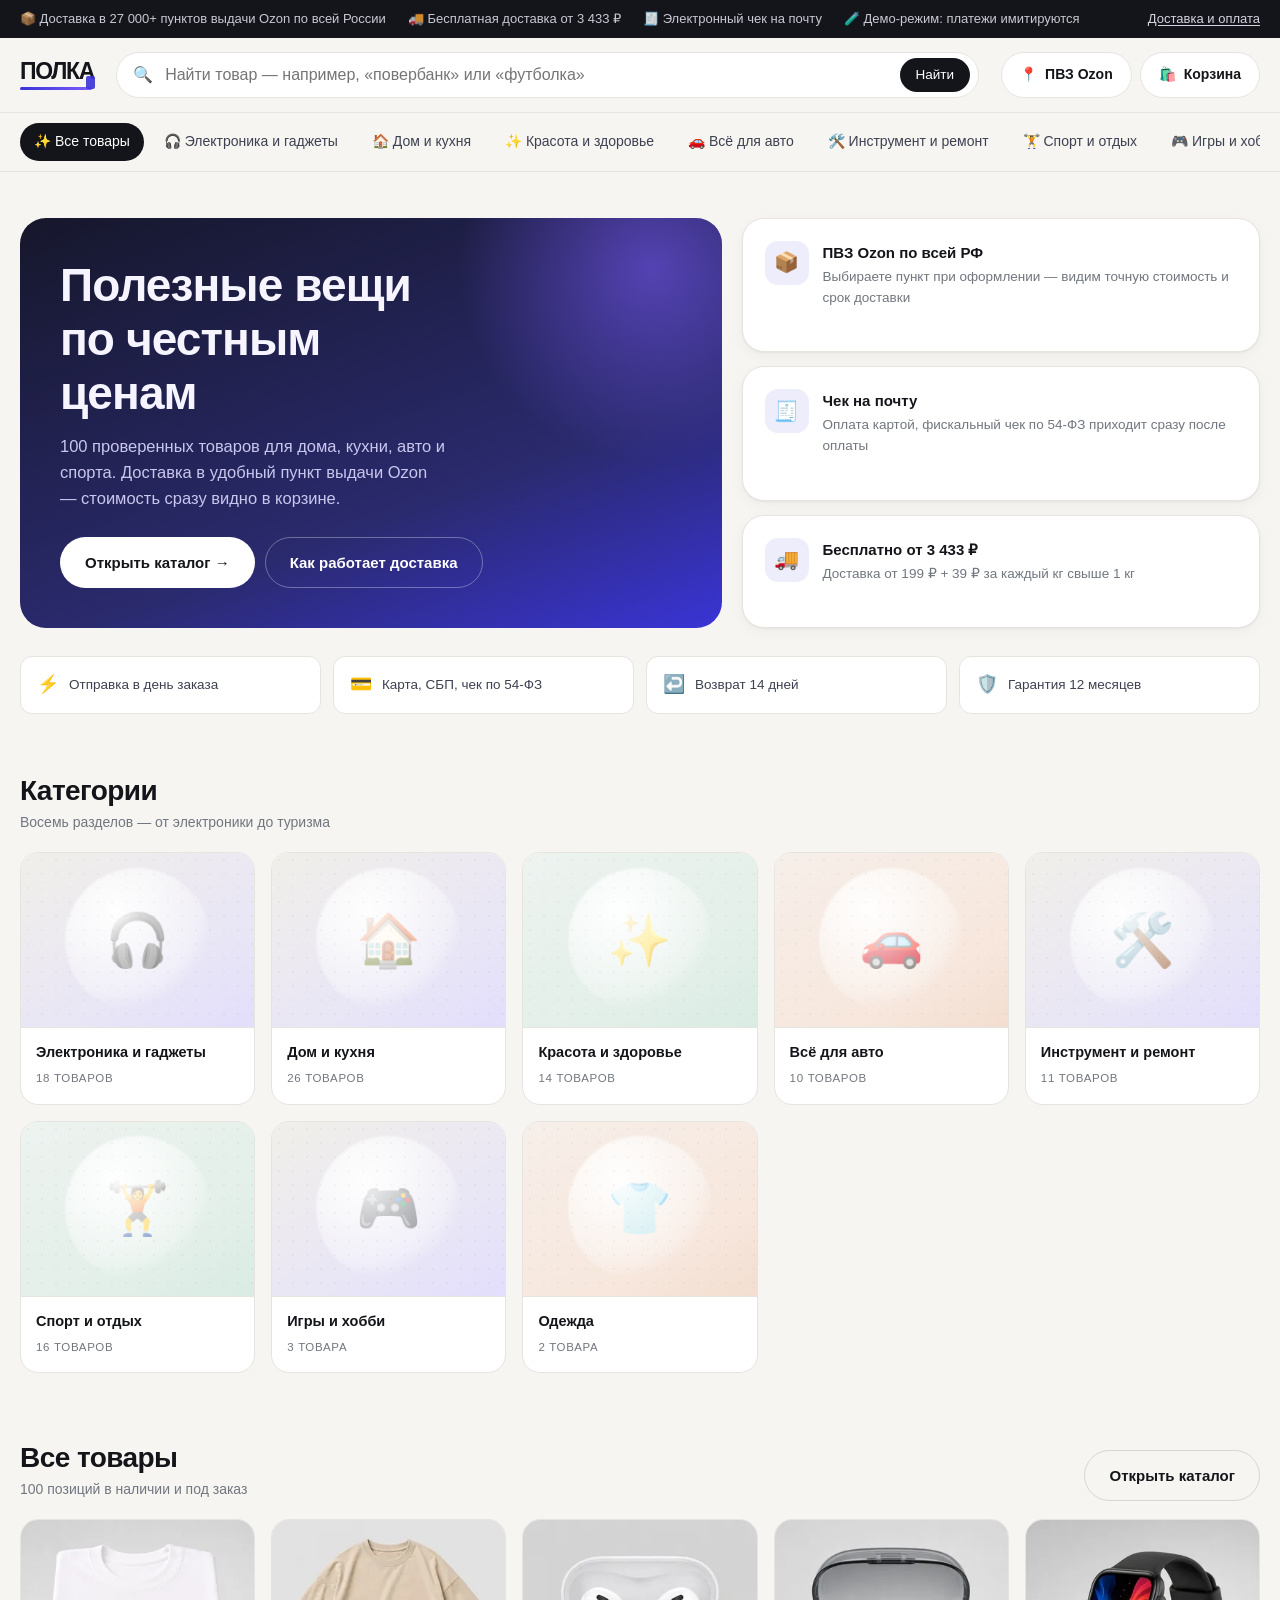
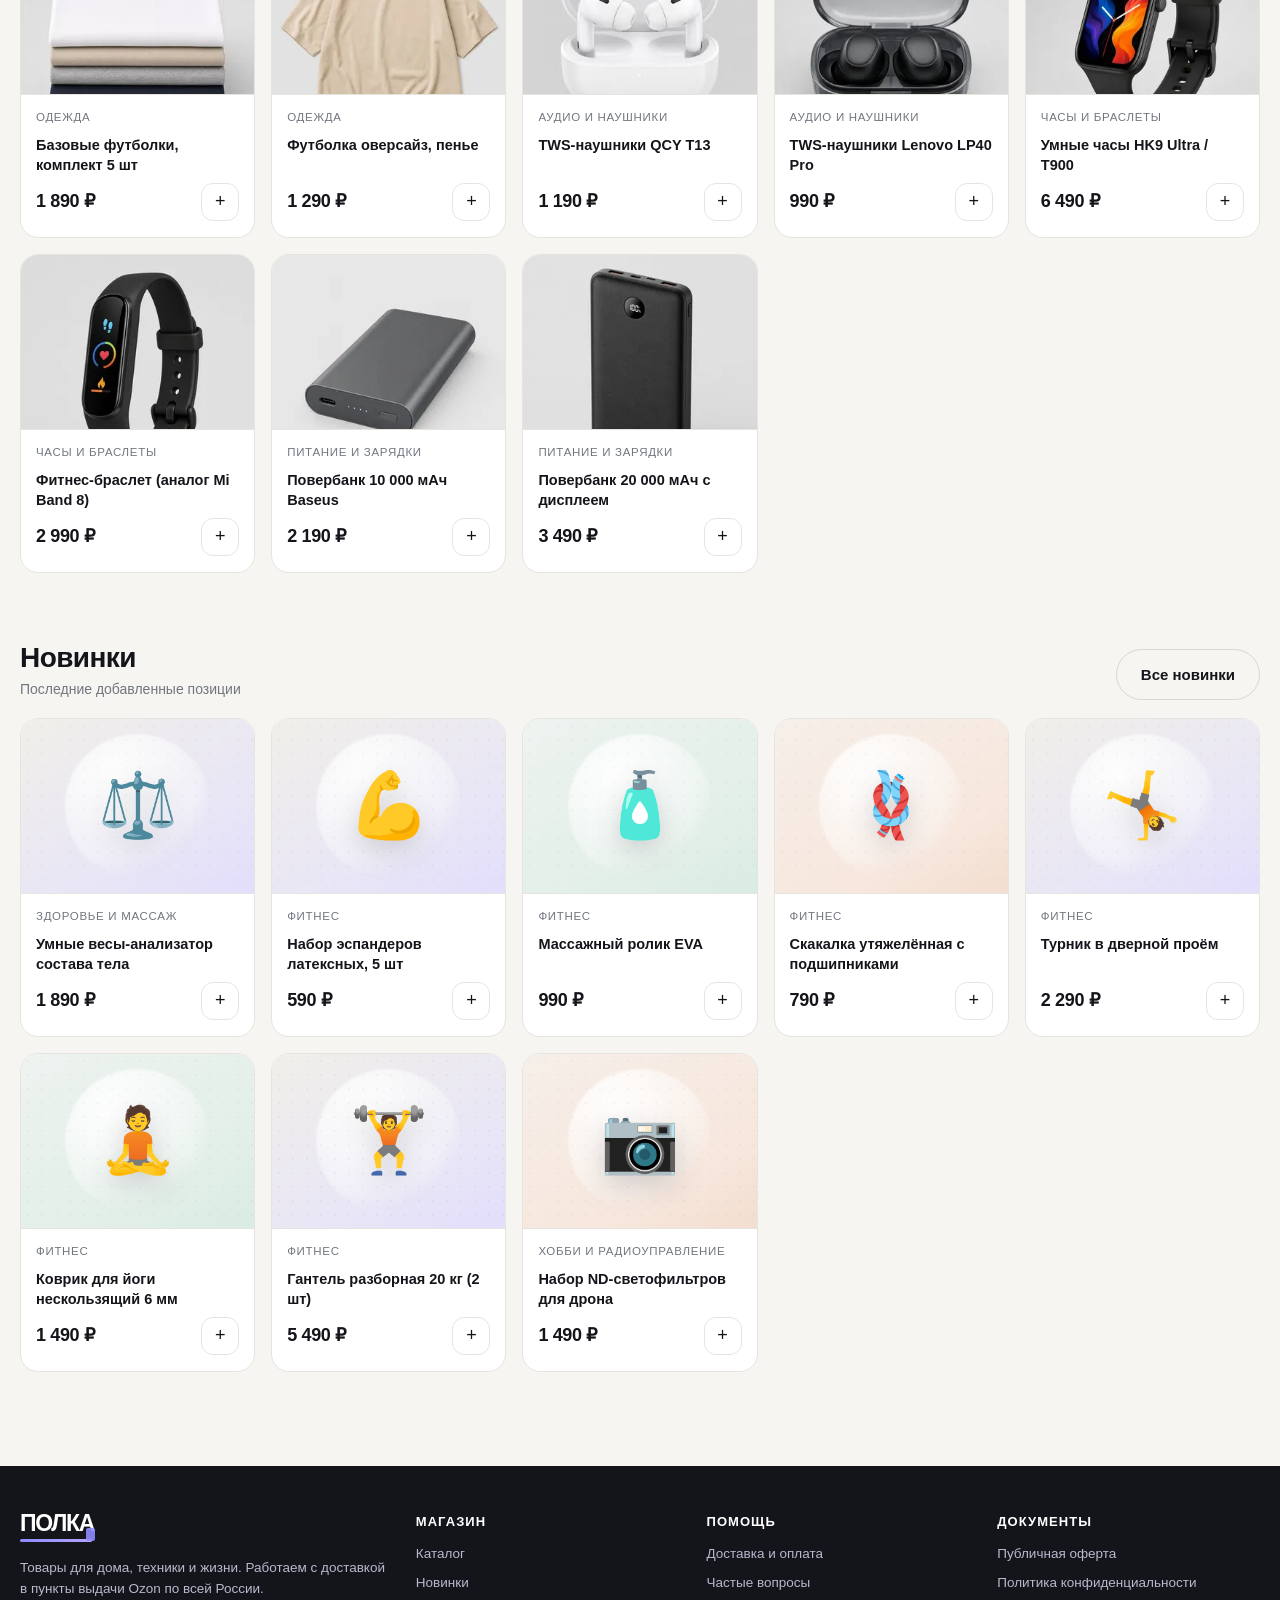
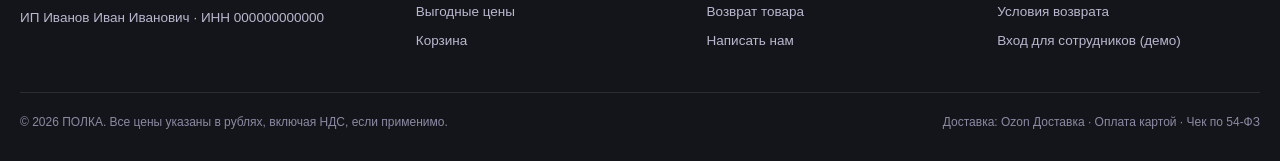
<file: static/demo.html>
<!DOCTYPE html>
<html lang="ru">
<head>
<meta charset="utf-8">
<meta name="viewport" content="width=device-width, initial-scale=1">
<title>ПОЛКА — товары для дома, техники и жизни. Доставка в ПВЗ Ozon</title>
<meta name="description" content="Товары для дома, кухни, авто и спорта. Доставка в пункты выдачи Ozon по всей России, оплата картой, электронный чек.">
<style>
/* ==========================================================================
   ПОЛКА — витрина. Светлая, спокойная, читабельная.
   ========================================================================== */
:root {
  --bg: #f6f5f2;
  --surface: #ffffff;
  --surface-2: #fbfaf8;
  --ink: #14151a;
  --ink-2: #3d4150;
  --muted: #71767f;
  --line: #e6e4df;
  --line-2: #d9d6cf;
  --accent: #3a34d6;
  --accent-hover: #2b26b8;
  --accent-soft: #eeedfc;
  --sale: #d92d3a;
  --ok: #12895f;
  --ok-soft: #e6f6ef;
  --warn: #b25e00;
  --radius: 18px;
  --radius-sm: 12px;
  --shadow-sm: 0 1px 2px rgba(20, 21, 26, .05), 0 4px 14px rgba(20, 21, 26, .04);
  --shadow-md: 0 8px 30px rgba(20, 21, 26, .09);
  --font: -apple-system, BlinkMacSystemFont, "Segoe UI", Inter, Roboto, "Helvetica Neue", Arial, sans-serif;
}

* { box-sizing: border-box; }
html { scroll-behavior: smooth; }
body {
  margin: 0; background: var(--bg); color: var(--ink); font-family: var(--font);
  font-size: 16px; line-height: 1.55; -webkit-font-smoothing: antialiased;
}
img { max-width: 100%; }
a { color: inherit; text-decoration: none; }
button { font: inherit; color: inherit; cursor: pointer; }
input, select, textarea { font: inherit; color: inherit; }
h1, h2, h3, h4 { margin: 0; line-height: 1.18; letter-spacing: -.02em; font-weight: 650; }
h1 { font-size: clamp(28px, 4vw, 42px); }
h2 { font-size: clamp(21px, 2.6vw, 28px); }
h3 { font-size: 18px; }
p { margin: 0; }
ul { margin: 0; padding: 0; }

.wrap { width: min(1240px, 100% - 40px); margin: 0 auto; }
.muted { color: var(--muted); }
.small { font-size: 13.5px; }
.tiny { font-size: 12px; }
.nowrap { white-space: nowrap; }
.hidden { display: none !important; }

/* ---------- верхняя полоса ---------- */
.topbar {
  background: var(--ink); color: #e9e8f5; font-size: 13px;
}
.topbar .wrap { display: flex; align-items: center; justify-content: space-between; gap: 16px; height: 38px; }
.topbar .marquee { display: flex; gap: 22px; overflow: hidden; }
.topbar .marquee span { white-space: nowrap; opacity: .85; }
.topbar a { text-decoration: underline; text-underline-offset: 2px; opacity: .9; }
@media (max-width: 720px) { .topbar .marquee span:nth-child(n+2) { display: none; } }

/* ---------- шапка ---------- */
.header {
  position: sticky; top: 0; z-index: 40; background: rgba(246, 245, 242, .92);
  backdrop-filter: saturate(180%) blur(14px); border-bottom: 1px solid var(--line);
}
.header .wrap { display: grid; grid-template-columns: auto 1fr auto; align-items: center; gap: 22px; height: 74px; }
.logo { position: relative; display: inline-flex; align-items: center; text-decoration: none; padding-bottom: 7px; }
.logo-word { font-weight: 800; font-size: 23px; letter-spacing: -1.3px; line-height: 1; color: var(--ink); }
/* линия-полка под словом — единственный графический элемент логотипа */
.logo-shelf {
  position: absolute; left: 0; right: 2px; bottom: 0; height: 3px; border-radius: 3px;
  background: linear-gradient(90deg, var(--accent), #7c5cff);
}
.logo-shelf::after {
  content: ""; position: absolute; right: -3px; top: -11px; width: 9px; height: 13px;
  border-radius: 2px; background: var(--accent); opacity: .9;
}
.logo-dark .logo-word { color: #fff; }
.logo-dark .logo-shelf { background: linear-gradient(90deg, #8f8bff, #b3a5ff); }
.logo-dark .logo-shelf::after { background: #8f8bff; }
.search {
  display: flex; align-items: center; gap: 10px; background: var(--surface); border: 1px solid var(--line);
  border-radius: 999px; padding: 0 8px 0 16px; height: 46px; transition: border-color .15s, box-shadow .15s;
}
.search:focus-within { border-color: var(--accent); box-shadow: 0 0 0 4px var(--accent-soft); }
.search input { flex: 1; border: 0; outline: 0; background: transparent; min-width: 0; }
.search .icon { color: var(--muted); font-size: 16px; }
.search .go {
  border: 0; background: var(--ink); color: #fff; border-radius: 999px; height: 34px; padding: 0 16px; font-size: 13.5px;
}
.header-actions { display: flex; align-items: center; gap: 8px; }
.icon-btn {
  position: relative; display: inline-flex; align-items: center; gap: 8px; border: 1px solid var(--line);
  background: var(--surface); border-radius: 999px; height: 46px; padding: 0 18px; font-size: 14px; font-weight: 550;
  transition: .15s;
}
.icon-btn:hover { border-color: var(--line-2); box-shadow: var(--shadow-sm); }
.icon-btn .badge {
  position: absolute; top: -5px; right: -4px; min-width: 21px; height: 21px; border-radius: 999px;
  background: var(--accent); color: #fff; font-size: 12px; font-weight: 650; display: grid; place-items: center;
  padding: 0 6px; border: 2px solid var(--bg);
}
@media (max-width: 900px) {
  .header .wrap { grid-template-columns: auto auto; height: auto; padding: 12px 0; gap: 12px; }
  .search { grid-column: 1 / -1; order: 3; }
}
@media (max-width: 620px) {
  body { overflow-x: hidden; }
  .wrap { width: calc(100% - 28px); }
  .topbar .wrap { height: 34px; }
  .topbar .marquee { flex: 1; min-width: 0; }
  .topbar .marquee span { overflow: hidden; text-overflow: ellipsis; }
  .topbar a { flex: 0 0 auto; font-size: 12px; }
  .logo { font-size: 19px; }
  .logo .mark { width: 30px; height: 30px; border-radius: 9px; font-size: 15px; }
  .icon-btn { height: 42px; padding: 0 13px; font-size: 13px; }
  #pvzJump span:last-child, .header-actions a.icon-btn span:last-child { display: none; }
  .search { height: 44px; padding-left: 13px; }
  .search .go { padding: 0 13px; }
  .hero { padding: 24px 0 10px; }
  .hero-main { padding: 24px 20px; min-height: 280px; border-radius: 20px; }
  .hero-main p { font-size: 15px; }
  .grid { grid-template-columns: repeat(auto-fill, minmax(155px, 1fr)); gap: 12px; }
  .card-body { padding: 12px 12px 14px; gap: 6px; }
  .card-name { font-size: 13.5px; min-height: 38px; }
  .price { font-size: 16px; }
  .add-mini { width: 34px; height: 34px; }
  .catalog-layout { grid-template-columns: 1fr; gap: 16px; }
  .filters { position: static; }
  .trust { grid-template-columns: 1fr; }
  .two-col { grid-template-columns: 1fr; }
  .summary { position: static; }
  .panel { padding: 18px; }
  .product-media { font-size: 96px; }
  .footer-grid { grid-template-columns: 1fr; gap: 20px; }
  .steps { gap: 6px; }
  .step-pill { font-size: 12.5px; padding: 7px 11px; }
}

/* ---------- категории ---------- */
.catnav { border-bottom: 1px solid var(--line); background: var(--bg); position: sticky; top: 74px; z-index: 30; }
.catnav .wrap { display: flex; gap: 6px; overflow-x: auto; padding: 10px 0; scrollbar-width: none; }
.catnav .wrap::-webkit-scrollbar { display: none; }
.catnav a, .catnav button {
  white-space: nowrap; border: 0; background: transparent; border-radius: 999px; padding: 8px 14px;
  font-size: 14px; color: var(--ink-2); display: inline-flex; align-items: center; gap: 7px; transition: .15s;
}
.catnav a:hover, .catnav button:hover { background: #ecebe6; }
.catnav .active { background: var(--ink); color: #fff; }
@media (max-width: 900px) { .catnav { top: 0; position: static; } }

/* ---------- герой ---------- */
.hero { padding: 46px 0 18px; }
.hero-grid { display: grid; grid-template-columns: 1.15fr .85fr; gap: 20px; align-items: stretch; }
.hero-main {
  background: linear-gradient(160deg, #16172b, #2a2a6e 65%, #3a34d6);
  color: #f5f4ff; border-radius: 26px; padding: 40px; position: relative; overflow: hidden;
  display: flex; flex-direction: column; justify-content: space-between; min-height: 330px;
}
.hero-main::after {
  content: ""; position: absolute; width: 420px; height: 420px; right: -140px; top: -160px; border-radius: 50%;
  background: radial-gradient(circle, rgba(124, 92, 255, .55), transparent 65%);
}
.hero-main h1 { font-size: clamp(30px, 4.4vw, 46px); max-width: 15ch; }
.hero-main p { margin-top: 14px; font-size: 16.5px; color: #c9c7ee; max-width: 42ch; }
.hero-cta { display: flex; gap: 10px; margin-top: 26px; flex-wrap: wrap; position: relative; z-index: 1; }
.btn {
  display: inline-flex; align-items: center; justify-content: center; gap: 8px; border: 1px solid transparent;
  border-radius: 999px; padding: 13px 24px; font-size: 15px; font-weight: 600; transition: .16s; text-align: center;
}
.btn-primary { background: var(--accent); color: #fff; box-shadow: 0 6px 20px rgba(58, 52, 214, .28); }
.btn-primary:hover { background: var(--accent-hover); transform: translateY(-1px); }
.btn-light { background: #fff; color: var(--ink); }
.btn-light:hover { transform: translateY(-1px); box-shadow: var(--shadow-md); }
.btn-ghost { background: transparent; border-color: var(--line-2); color: var(--ink); }
.btn-ghost:hover { border-color: var(--ink); }
.btn-dark { background: var(--ink); color: #fff; }
.btn-dark:hover { background: #000; }
.btn-lg { padding: 16px 30px; font-size: 16px; }
.btn-block { width: 100%; }
.btn:disabled { opacity: .45; cursor: not-allowed; transform: none !important; box-shadow: none; }

.hero-side { display: grid; gap: 14px; }
.hero-card {
  background: var(--surface); border: 1px solid var(--line); border-radius: 22px; padding: 22px;
  display: flex; gap: 14px; align-items: flex-start; box-shadow: var(--shadow-sm);
}
.hero-card .ic {
  flex: 0 0 44px; height: 44px; border-radius: 13px; background: var(--accent-soft); color: var(--accent);
  display: grid; place-items: center; font-size: 20px;
}
.hero-card b { display: block; font-size: 15px; margin-bottom: 3px; }
.hero-card p { font-size: 13.5px; color: var(--muted); }
@media (max-width: 960px) { .hero-grid { grid-template-columns: 1fr; } .hero-main { padding: 28px; } }

/* ---------- доверие ---------- */
.trust { display: grid; grid-template-columns: repeat(4, 1fr); gap: 12px; margin: 28px 0 8px; }
.trust div {
  background: var(--surface); border: 1px solid var(--line); border-radius: var(--radius-sm); padding: 14px 16px;
  display: flex; gap: 10px; align-items: center; font-size: 13.5px; color: var(--ink-2);
}
.trust .e { font-size: 18px; }
@media (max-width: 900px) { .trust { grid-template-columns: repeat(2, 1fr); } }

/* ---------- секции ---------- */
.section { padding: 34px 0; }
.section-head { display: flex; align-items: flex-end; justify-content: space-between; gap: 16px; margin-bottom: 18px; flex-wrap: wrap; }
.section-head p { color: var(--muted); font-size: 14px; margin-top: 5px; }

/* ---------- каталог ---------- */
.catalog-layout { display: grid; grid-template-columns: 250px 1fr; gap: 26px; align-items: start; }
.filters { position: sticky; top: 150px; display: grid; gap: 12px; }
.filter-card { background: var(--surface); border: 1px solid var(--line); border-radius: var(--radius); padding: 18px; }
.filter-card h4 { font-size: 13px; text-transform: uppercase; letter-spacing: .08em; color: var(--muted); margin-bottom: 12px; }
.filter-list { display: grid; gap: 2px; }
.filter-list button {
  text-align: left; border: 0; background: transparent; padding: 7px 10px; border-radius: 9px;
  font-size: 14px; color: var(--ink-2); display: flex; justify-content: space-between; gap: 8px;
}
.filter-list button:hover { background: var(--surface-2); }
.filter-list button.active { background: var(--accent-soft); color: var(--accent); font-weight: 600; }
.filter-list .count { color: var(--muted); font-size: 12.5px; }
.filter-list .sub { padding-left: 22px; font-size: 13.5px; color: var(--muted); }
.price-row { display: flex; gap: 8px; align-items: center; }
.price-row input {
  width: 100%; border: 1px solid var(--line); border-radius: 10px; padding: 9px 11px; font-size: 14px; outline: 0;
  background: var(--surface-2);
}
.price-row input:focus { border-color: var(--accent); background: #fff; }
.switch { display: flex; align-items: center; gap: 10px; font-size: 14px; cursor: pointer; }
.switch input { appearance: none; width: 38px; height: 22px; border-radius: 999px; background: var(--line-2); position: relative; transition: .18s; cursor: pointer; }
.switch input:checked { background: var(--accent); }
.switch input::after {
  content: ""; position: absolute; width: 16px; height: 16px; border-radius: 50%; background: #fff; top: 3px; left: 3px; transition: .18s;
}
.switch input:checked::after { left: 19px; }

.toolbar { display: flex; align-items: center; justify-content: space-between; gap: 12px; margin-bottom: 16px; flex-wrap: wrap; }
.toolbar .found { font-size: 14px; color: var(--muted); }
.select {
  border: 1px solid var(--line); background: var(--surface); border-radius: 999px; padding: 9px 14px; font-size: 14px; outline: 0;
}
.chips { display: flex; gap: 8px; flex-wrap: wrap; }
.chip {
  border: 1px solid var(--line); background: var(--surface); border-radius: 999px; padding: 8px 14px; font-size: 13.5px;
  color: var(--ink-2); display: inline-flex; gap: 7px; align-items: center; transition: .15s;
}
.chip:hover { border-color: var(--line-2); }
.chip.active { background: var(--ink); border-color: var(--ink); color: #fff; }

.grid { display: grid; grid-template-columns: repeat(auto-fill, minmax(226px, 1fr)); gap: 16px; }
.card {
  background: var(--surface); border: 1px solid var(--line); border-radius: var(--radius); overflow: hidden;
  display: flex; flex-direction: column; transition: transform .18s, box-shadow .18s, border-color .18s;
}
.card:hover { transform: translateY(-3px); box-shadow: var(--shadow-md); border-color: var(--line-2); }
.card-media {
  position: relative; aspect-ratio: 4 / 3; display: grid; place-items: center;
  font-size: clamp(44px, 6vw, 64px); overflow: hidden;
  background: linear-gradient(150deg, #f1efe9, #e8e5f7 70%, #e2defc);
  border-bottom: 1px solid var(--line);
}
.card-media::before {
  content: ""; position: absolute; width: 62%; aspect-ratio: 1; border-radius: 50%;
  background: radial-gradient(circle at 35% 30%, rgba(255, 255, 255, .95), rgba(255, 255, 255, .35) 60%, transparent 72%);
  filter: blur(1px);
}
.card-media::after {
  content: ""; position: absolute; inset: 0;
  background-image: radial-gradient(rgba(20, 21, 26, .07) 1px, transparent 1px);
  background-size: 14px 14px; opacity: .5; pointer-events: none;
}
.card-media .emoji {
  position: relative; z-index: 1; line-height: 1;
  font-family: "Apple Color Emoji", "Segoe UI Emoji", "Noto Color Emoji", "Twemoji Mozilla", sans-serif;
  filter: drop-shadow(0 10px 14px rgba(20, 21, 26, .18));
}
.card-media img { position: relative; z-index: 1; width: 100%; height: 100%; object-fit: cover; }
.card-media .badges, .card-media .stock-out { z-index: 2; }
.card:nth-child(3n) .card-media { background: linear-gradient(150deg, #eef3f0, #e2efe8 70%, #d9ece3); }
.card:nth-child(4n) .card-media { background: linear-gradient(150deg, #f6efe9, #f7e7dd 70%, #f3ded0); }
.card-body { padding: 14px 15px 16px; display: flex; flex-direction: column; gap: 8px; flex: 1; }
.card-cat { font-size: 11.5px; color: var(--muted); text-transform: uppercase; letter-spacing: .06em; }
.card-name { font-size: 14.5px; font-weight: 550; line-height: 1.38; min-height: 40px; }
.card-foot { margin-top: auto; display: flex; align-items: center; justify-content: space-between; gap: 8px; }
.price { font-size: 18px; font-weight: 700; letter-spacing: -.02em; }
.price-old { font-size: 13px; color: var(--muted); text-decoration: line-through; margin-left: 6px; font-weight: 500; }
.badges { position: absolute; top: 10px; left: 10px; display: flex; gap: 6px; flex-direction: column; align-items: flex-start; }
.badge-tag {
  background: var(--ink); color: #fff; font-size: 11.5px; font-weight: 600; border-radius: 8px; padding: 4px 9px;
  letter-spacing: .02em;
}
.badge-tag.sale { background: var(--sale); }
.badge-tag.soft { background: rgba(255, 255, 255, .92); color: var(--ink); }
.stock-out { position: absolute; inset: 0; background: rgba(246, 245, 242, .78); display: grid; place-items: center; font-weight: 600; color: var(--ink-2); font-size: 14px; }
.rating { display: inline-flex; align-items: center; gap: 4px; font-size: 12.5px; color: var(--muted); }
.rating .star { color: #e8a33d; }
.add-mini {
  width: 38px; height: 38px; border-radius: 12px; border: 1px solid var(--line); background: var(--surface);
  font-size: 18px; display: grid; place-items: center; transition: .15s; flex: 0 0 auto;
}
.add-mini:hover { background: var(--accent); border-color: var(--accent); color: #fff; }
.add-mini:disabled { opacity: .4; cursor: not-allowed; }

/* ---------- карточка товара ---------- */
.product { padding: 26px 0 40px; }
.crumbs { display: flex; gap: 8px; font-size: 13px; color: var(--muted); margin-bottom: 20px; flex-wrap: wrap; }
.crumbs a:hover { color: var(--ink); }
.product-grid { display: grid; grid-template-columns: minmax(0, 1fr) minmax(0, 1fr); gap: 36px; align-items: start; }
.product-media {
  border-radius: 26px; aspect-ratio: 1 / 1; display: grid; place-items: center; font-size: clamp(90px, 14vw, 170px);
  background: linear-gradient(150deg, #f1efe9, #e8e5f7 70%, #ded9fc); border: 1px solid var(--line);
  position: relative; overflow: hidden;
}
.product-media::before {
  content: ""; position: absolute; width: 68%; aspect-ratio: 1; border-radius: 50%;
  background: radial-gradient(circle at 35% 30%, rgba(255, 255, 255, .95), rgba(255, 255, 255, .3) 62%, transparent 74%);
}
.product-media .emoji {
  position: relative; z-index: 1; line-height: 1;
  font-family: "Apple Color Emoji", "Segoe UI Emoji", "Noto Color Emoji", "Twemoji Mozilla", sans-serif;
  filter: drop-shadow(0 18px 26px rgba(20, 21, 26, .2));
}
.product-media img { position: relative; z-index: 1; width: 100%; height: 100%; object-fit: cover; }
.product-media .watermark { z-index: 1; }
.product-media .watermark { position: absolute; bottom: 18px; font-size: 12.5px; color: #9a94c9; letter-spacing: .2em; text-transform: uppercase; }
.product-info h1 { font-size: clamp(24px, 3.2vw, 34px); }
.product-price { display: flex; align-items: baseline; gap: 12px; margin: 18px 0 6px; flex-wrap: wrap; }
.product-price .price { font-size: 36px; }
.product-price .discount {
  background: var(--sale); color: #fff; border-radius: 8px; padding: 3px 9px; font-size: 13px; font-weight: 600;
}
.features { list-style: none; margin: 20px 0; display: grid; gap: 10px; }
.features li { display: flex; gap: 10px; font-size: 14.5px; align-items: flex-start; color: var(--ink-2); }
.features li::before {
  content: "✓"; flex: 0 0 20px; height: 20px; border-radius: 50%; background: var(--ok-soft); color: var(--ok);
  display: grid; place-items: center; font-size: 12px; font-weight: 700; margin-top: 2px;
}
.buy-box { background: var(--surface); border: 1px solid var(--line); border-radius: var(--radius); padding: 20px; margin-top: 22px; box-shadow: var(--shadow-sm); }
.qty { display: inline-flex; align-items: center; border: 1px solid var(--line); border-radius: 999px; overflow: hidden; background: var(--surface); }
.qty button { border: 0; background: transparent; width: 38px; height: 42px; font-size: 18px; color: var(--ink-2); }
.qty button:hover { background: var(--surface-2); }
.qty span { min-width: 34px; text-align: center; font-weight: 600; font-size: 15px; }
.buy-row { display: flex; gap: 10px; align-items: center; flex-wrap: wrap; }
.buy-row .btn { flex: 1; min-width: 190px; }
.variant-block { margin-bottom: 16px; }
.variant-label { font-size: 13.5px; color: var(--ink-2); margin-bottom: 9px; }
.variant-label b { color: var(--ink); }
.variant-list { display: flex; gap: 8px; flex-wrap: wrap; }
.variant-btn {
  min-width: 52px; padding: 10px 14px; border: 1px solid var(--line-2); background: var(--surface);
  border-radius: 10px; font-size: 14px; font-weight: 550; transition: .15s;
}
.variant-btn:hover:not(:disabled) { border-color: var(--ink); }
.variant-btn.active { background: var(--ink); border-color: var(--ink); color: #fff; }
.variant-btn.disabled, .variant-btn:disabled { opacity: .35; cursor: not-allowed; text-decoration: line-through; }

.deliv-note { display: flex; gap: 12px; align-items: flex-start; margin-top: 16px; padding-top: 16px; border-top: 1px dashed var(--line); font-size: 13.5px; color: var(--muted); }
.deliv-note .e { font-size: 18px; }
.desc-block { margin-top: 40px; display: grid; grid-template-columns: 1.4fr 1fr; gap: 28px; }
.desc-block p { color: var(--ink-2); font-size: 15px; }
.spec { background: var(--surface); border: 1px solid var(--line); border-radius: var(--radius); padding: 20px; }
.spec dl { display: grid; grid-template-columns: 1fr auto; gap: 10px 16px; margin: 12px 0 0; font-size: 14px; }
.spec dt { color: var(--muted); }
.spec dd { margin: 0; font-weight: 550; text-align: right; }
@media (max-width: 900px) {
  .product-grid, .desc-block { grid-template-columns: 1fr; gap: 24px; }
  .product-media { aspect-ratio: 4 / 3; }
}

/* ---------- корзина ---------- */
.page { padding: 30px 0 60px; min-height: 60vh; }
.two-col { display: grid; grid-template-columns: minmax(0, 1.5fr) minmax(320px, .9fr); gap: 24px; align-items: start; }
.panel { background: var(--surface); border: 1px solid var(--line); border-radius: var(--radius); padding: 24px; }
.panel + .panel { margin-top: 16px; }
.panel h3 { margin-bottom: 4px; }
.cart-line { display: grid; grid-template-columns: 74px 1fr auto; gap: 16px; padding: 18px 0; border-bottom: 1px solid var(--line); align-items: center; }
.cart-line:last-child { border-bottom: 0; }
.cart-thumb {
  width: 74px; height: 74px; border-radius: 14px; display: grid; place-items: center; font-size: 32px;
  background: linear-gradient(150deg, #f1efe9, #e8e5f7); overflow: hidden;
}
.cart-thumb img { width: 100%; height: 100%; object-fit: cover; }
.cart-line .name { font-weight: 550; font-size: 15px; }
.cart-line .meta { font-size: 13px; color: var(--muted); margin-top: 3px; }
.remove { border: 0; background: transparent; color: var(--muted); font-size: 13px; text-decoration: underline; padding: 0; }
.remove:hover { color: var(--sale); }
.summary { position: sticky; top: 150px; }
.sum-row { display: flex; justify-content: space-between; gap: 12px; padding: 9px 0; font-size: 14.5px; }
.sum-row.total { border-top: 1px solid var(--line); margin-top: 10px; padding-top: 16px; font-size: 19px; font-weight: 700; }
.sum-row .v { font-variant-numeric: tabular-nums; }
.hint {
  background: var(--surface-2); border: 1px dashed var(--line-2); border-radius: var(--radius-sm);
  padding: 12px 14px; font-size: 13px; color: var(--muted); margin-top: 14px;
}
.empty-state { text-align: center; padding: 70px 20px; }
.empty-state .e { font-size: 54px; margin-bottom: 14px; }

/* ---------- оформление ---------- */
.steps { display: flex; gap: 8px; margin-bottom: 22px; flex-wrap: wrap; }
.step-pill {
  display: flex; align-items: center; gap: 9px; font-size: 13.5px; color: var(--muted);
  background: var(--surface); border: 1px solid var(--line); border-radius: 999px; padding: 8px 15px;
}
.step-pill b { width: 20px; height: 20px; border-radius: 50%; background: var(--line); color: var(--ink-2); display: grid; place-items: center; font-size: 11.5px; }
.step-pill.done { color: var(--ok); border-color: #bfe6d5; background: var(--ok-soft); }
.step-pill.done b { background: var(--ok); color: #fff; }
.step-pill.current { color: var(--accent); border-color: #c9c5f7; background: var(--accent-soft); }
.step-pill.current b { background: var(--accent); color: #fff; }

.field { margin-bottom: 14px; }
.field label { display: block; font-size: 13px; font-weight: 550; margin-bottom: 6px; color: var(--ink-2); }
.field input, .field textarea, .field select {
  width: 100%; border: 1px solid var(--line); border-radius: var(--radius-sm); padding: 12px 14px; font-size: 15px;
  outline: 0; background: var(--surface); transition: border-color .15s, box-shadow .15s;
}
.field input:focus, .field textarea:focus, .field select:focus { border-color: var(--accent); box-shadow: 0 0 0 4px var(--accent-soft); }
.field .err { color: var(--sale); font-size: 12.5px; margin-top: 5px; }
.field-row { display: grid; grid-template-columns: 1fr 1fr; gap: 12px; }
@media (max-width: 640px) { .field-row { grid-template-columns: 1fr; } }

.pvz-tools { display: flex; gap: 10px; margin-bottom: 12px; flex-wrap: wrap; }
.pvz-tools select, .pvz-tools input {
  border: 1px solid var(--line); border-radius: var(--radius-sm); padding: 11px 13px; font-size: 14.5px; outline: 0; background: var(--surface);
}
.pvz-tools input { flex: 1; min-width: 150px; }
.pvz-list { display: grid; gap: 8px; max-height: 400px; overflow-y: auto; padding-right: 6px; }
.pvz-list::-webkit-scrollbar { width: 8px; }
.pvz-list::-webkit-scrollbar-thumb { background: var(--line-2); border-radius: 8px; }
.pvz-item {
  display: grid; grid-template-columns: auto 1fr auto; gap: 12px; align-items: center; text-align: left;
  border: 1px solid var(--line); background: var(--surface); border-radius: var(--radius-sm); padding: 12px 14px; transition: .15s;
}
.pvz-item:hover { border-color: var(--line-2); background: var(--surface-2); }
.pvz-item.selected { border-color: var(--accent); background: var(--accent-soft); box-shadow: 0 0 0 2px rgba(58, 52, 214, .12); }
.pvz-item .e { font-size: 20px; }
.pvz-item b { display: block; font-size: 14px; }
.pvz-item span { font-size: 12.5px; color: var(--muted); }
.pvz-item .radio { width: 20px; height: 20px; border-radius: 50%; border: 1.5px solid var(--line-2); display: grid; place-items: center; color: transparent; font-size: 11px; }
.pvz-item.selected .radio { border-color: var(--accent); background: var(--accent); color: #fff; font-size: 11px; }

.pay-option {
  display: flex; gap: 12px; align-items: flex-start; border: 1px solid var(--line); border-radius: var(--radius-sm);
  padding: 14px; cursor: pointer; transition: .15s; background: var(--surface);
}
.pay-option:hover { border-color: var(--line-2); }
.pay-option.selected { border-color: var(--accent); background: var(--accent-soft); }
.pay-option .radio { flex: 0 0 20px; width: 20px; height: 20px; border-radius: 50%; border: 1.5px solid var(--line-2); margin-top: 2px; display: grid; place-items: center; color: transparent; font-size: 11px; }
.pay-option.selected .radio { border-color: var(--accent); background: var(--accent); color: #fff; font-size: 11px; }
.pay-option b { display: block; font-size: 14.5px; }
.pay-option span { font-size: 12.5px; color: var(--muted); }

.delivery-card { border: 1px solid var(--line); border-radius: var(--radius-sm); padding: 14px; background: var(--surface-2); font-size: 14px; }
.delivery-card .row { display: flex; justify-content: space-between; gap: 10px; padding: 4px 0; }
.delivery-card .free { color: var(--ok); font-weight: 650; }
.legal { font-size: 12px; color: var(--muted); margin-top: 12px; line-height: 1.5; }

/* ---------- заказ оформлен ---------- */
.success-hero { text-align: center; padding: 40px 20px 10px; }
.success-hero .checkmark {
  width: 74px; height: 74px; border-radius: 50%; background: var(--ok-soft); color: var(--ok); font-size: 34px;
  display: grid; place-items: center; margin: 0 auto 18px;
}
.timeline { display: grid; gap: 0; margin: 26px 0; }
.tl-item { display: grid; grid-template-columns: 30px 1fr; gap: 14px; padding-bottom: 22px; position: relative; }
.tl-item:not(:last-child)::before { content: ""; position: absolute; left: 14px; top: 28px; bottom: 0; width: 2px; background: var(--line); }
.tl-dot { width: 30px; height: 30px; border-radius: 50%; background: var(--surface); border: 2px solid var(--line); display: grid; place-items: center; font-size: 13px; }
.tl-item.active .tl-dot { background: var(--accent); border-color: var(--accent); color: #fff; }
.tl-item.active ::marker { color: red; }
.tl-item b { font-size: 14.5px; }
.tl-item p { font-size: 13px; color: var(--muted); }

/* ---------- футер ---------- */
.footer { background: var(--ink); color: #c9c8dd; margin-top: 60px; padding: 46px 0 30px; }
.footer-grid { display: grid; grid-template-columns: 1.4fr 1fr 1fr 1fr; gap: 28px; }
.footer h5 { color: #fff; font-size: 13px; text-transform: uppercase; letter-spacing: .08em; margin: 0 0 12px; }
.footer a, .footer p { font-size: 13.5px; color: #b9b8cf; display: block; margin-bottom: 8px; }
.footer a:hover { color: #fff; }
.footer .logo { margin-bottom: 16px; }
.footer-bottom { border-top: 1px solid rgba(255, 255, 255, .1); margin-top: 32px; padding-top: 20px; font-size: 12px; color: #8b8aa3; display: flex; justify-content: space-between; gap: 16px; flex-wrap: wrap; }
@media (max-width: 860px) { .footer-grid { grid-template-columns: 1fr 1fr; } }

/* ---------- тосты и оверлеи ---------- */
.toast-host { position: fixed; left: 50%; bottom: 24px; transform: translateX(-50%); z-index: 90; display: grid; gap: 8px; width: max-content; max-width: calc(100% - 32px); }
.toast {
  background: var(--ink); color: #fff; border-radius: 12px; padding: 12px 18px; font-size: 14px;
  box-shadow: var(--shadow-md); animation: toastIn .22s ease both; display: flex; gap: 10px; align-items: center;
}
.toast.err { background: #8f1d26; }
.toast.ok { background: #0f6b4b; }
@keyframes toastIn { from { opacity: 0; transform: translateY(12px); } to { opacity: 1; transform: none; } }

.drawer-backdrop {
  position: fixed; inset: 0; background: rgba(20, 21, 26, .4); backdrop-filter: blur(3px); z-index: 80;
  animation: fade .18s ease both;
}
@keyframes fade { from { opacity: 0; } to { opacity: 1; } }
.cart-drawer {
  position: fixed; right: 0; top: 0; bottom: 0; width: min(440px, 100%); background: var(--bg); z-index: 85;
  display: flex; flex-direction: column; animation: slideIn .24s cubic-bezier(.2, .8, .3, 1) both;
}
@keyframes slideIn { from { transform: translateX(100%); } to { transform: none; } }
.cart-drawer header { display: flex; align-items: center; justify-content: space-between; padding: 18px 20px; border-bottom: 1px solid var(--line); background: var(--surface); }
.cart-drawer .body { flex: 1; overflow-y: auto; padding: 8px 20px; }
.cart-drawer footer { padding: 18px 20px; border-top: 1px solid var(--line); background: var(--surface); display: grid; gap: 12px; }
.close-x { border: 0; background: transparent; font-size: 22px; color: var(--muted); line-height: 1; padding: 4px 8px; border-radius: 8px; }
.close-x:hover { background: var(--surface-2); color: var(--ink); }

.spinner { width: 18px; height: 18px; border: 2px solid rgba(255, 255, 255, .4); border-top-color: #fff; border-radius: 50%; animation: spin .7s linear infinite; display: inline-block; }
@keyframes spin { to { transform: rotate(360deg); } }
.skeleton { background: linear-gradient(90deg, #eeece7 25%, #f6f4ef 37%, #eeece7 63%); background-size: 400% 100%; animation: shimmer 1.3s infinite; border-radius: var(--radius); }
@keyframes shimmer { 0% { background-position: 100% 50%; } 100% { background-position: 0 50%; } }

@media (prefers-reduced-motion: reduce) {
  * { animation-duration: .01ms !important; transition-duration: .01ms !important; }
}

</style>
<link rel="icon" href="data:image/svg+xml,<svg xmlns='http://www.w3.org/2000/svg' viewBox='0 0 100 100'><rect width='100' height='100' rx='24' fill='%233a34d6'/><text x='50' y='68' font-size='52' text-anchor='middle' fill='white' font-family='Arial' font-weight='bold'>П</text></svg>">
</head>
<body>
<div class="topbar">
  <div class="wrap">
    <div class="marquee">
      <span>📦 Доставка в 27 000+ пунктов выдачи Ozon по всей России</span>
      <span id="freeFromTop">🚚 Бесплатная доставка от 3 433 ₽</span>
      <span>🧾 Электронный чек на почту</span>
      <span>🧪 Демо-режим: платежи имитируются</span>
    </div>
    <a href="#/delivery">Доставка и оплата</a>
  </div>
</div>

<header class="header">
  <div class="wrap">
    <a class="logo" href="#/" aria-label="ПОЛКА — на главную">
      <span class="logo-word">ПОЛКА</span>
      <span class="logo-shelf" aria-hidden="true"></span>
    </a>
    <form class="search" id="searchForm" role="search">
      <span class="icon">🔍</span>
      <input id="searchInput" type="search" placeholder="Найти товар — например, «повербанк» или «футболка»" autocomplete="off" aria-label="Поиск по каталогу">
      <button class="go" type="submit">Найти</button>
    </form>
    <div class="header-actions">
      <a class="icon-btn" id="pvzJump" href="#/delivery" title="Доставка в ПВЗ Ozon">📍 <span class="nowrap">ПВЗ Ozon</span></a>
      <button class="icon-btn" id="cartBtn" title="Корзина">🛍️ <span class="nowrap">Корзина</span> <span class="badge hidden" id="cartCount">0</span></button>
    </div>
  </div>
</header>

<nav class="catnav"><div class="wrap" id="catnav"></div></nav>

<main id="app"></main>

<footer class="footer">
  <div class="wrap">
    <div class="footer-grid">
      <div>
        <div class="logo logo-dark">
          <span class="logo-word">ПОЛКА</span>
          <span class="logo-shelf" aria-hidden="true"></span>
        </div>
        <p>Товары для дома, техники и жизни. Работаем с доставкой в пункты выдачи Ozon по всей России.</p>
        <p class="tiny" id="sellerInfo">ИП Иванов Иван Иванович · ИНН 000000000000</p>
      </div>
      <div>
        <h5>Магазин</h5>
        <a href="#/catalog">Каталог</a>
        <a href="#/catalog?sort=new">Новинки</a>
        <a href="#/catalog?sort=price_asc">Выгодные цены</a>
        <a href="#/cart">Корзина</a>
      </div>
      <div>
        <h5>Помощь</h5>
        <a href="#/delivery">Доставка и оплата</a>
        <a href="#/delivery#faq">Частые вопросы</a>
        <a href="#/delivery#return">Возврат товара</a>
        <a href="mailto:orders@example.ru" id="supportLink">Написать нам</a>
      </div>
      <div>
        <h5>Документы</h5>
        <a href="#/legal#offer">Публичная оферта</a>
        <a href="#/legal#privacy">Политика конфиденциальности</a>
        <a href="#/legal#terms">Условия возврата</a>
        <a href="admin-demo.html" class="tiny">Вход для сотрудников (демо)</a>
      </div>
    </div>
    <div class="footer-bottom">
      <span>© 2026 ПОЛКА. Все цены указаны в рублях, включая НДС, если применимо.</span>
      <span>Доставка: Ozon Доставка · Оплата картой · Чек по 54-ФЗ</span>
    </div>
  </div>
</footer>

<div class="toast-host" id="toasts" aria-live="polite"></div>

<script>

// ===== Демо-режим: подмена серверной части прямо в браузере =====
(function () {
  // localStorage может быть недоступен в песочнице предпросмотра — даём замену в памяти
  try { window.localStorage.setItem('__t', '1'); window.localStorage.removeItem('__t'); }
  catch (e) {
    const mem = {};
    Object.defineProperty(window, 'localStorage', {
      value: {
        getItem: (k) => (k in mem ? mem[k] : null),
        setItem: (k, v) => { mem[k] = String(v); },
        removeItem: (k) => { delete mem[k]; },
        clear: () => { Object.keys(mem).forEach((k) => delete mem[k]); },
      },
    });
  }

  const TARIFF = { base: 199, perKg: 39, freeFrom: 3433, maxDays: 7 };
  const SHOP = {
    name: 'ПОЛКА', seller: 'ИП Иванов Иван Иванович', inn: '000000000000',
    email: 'orders@example.ru', phone: '+7 900 000-00-00',
  };
  const CATALOG = Object.assign(
    { shop: SHOP, currency: '₽', delivery: TARIFF },
    {"categories": [{"id": "tech", "title": "Электроника и гаджеты", "emoji": "🎧", "subcategories": ["audio", "wearables", "power", "periphery", "smart"]}, {"id": "home", "title": "Дом и кухня", "emoji": "🏠", "subcategories": ["kitchen-tech", "kitchen-acc", "house", "lighting", "pets"]}, {"id": "beauty", "title": "Красота и здоровье", "emoji": "✨", "subcategories": ["care", "health"]}, {"id": "auto", "title": "Всё для авто", "emoji": "🚗", "subcategories": ["auto-gadgets", "auto-care"]}, {"id": "tools", "title": "Инструмент и ремонт", "emoji": "🛠️", "subcategories": ["power-tools", "hand-tools", "measure"]}, {"id": "sport", "title": "Спорт и отдых", "emoji": "🏋️", "subcategories": ["fitness", "tourism"]}, {"id": "hobby", "title": "Игры и хобби", "emoji": "🎮", "subcategories": ["hobby"]}, {"id": "apparel", "title": "Одежда", "emoji": "👕", "subcategories": ["apparel"]}], "subcategories": {"audio": "Аудио и наушники", "wearables": "Часы и браслеты", "power": "Питание и зарядки", "periphery": "Компьютерная периферия", "smart": "Умный дом и безопасность", "kitchen-tech": "Техника для кухни", "kitchen-acc": "Кухонные аксессуары", "house": "Для дома и уборки", "lighting": "Свет и декор", "pets": "Питомцам", "care": "Уход и красота", "health": "Здоровье и массаж", "auto-gadgets": "Гаджеты в авто", "auto-care": "Уход за авто", "power-tools": "Электроинструмент", "hand-tools": "Ручной инструмент", "measure": "Измерения", "fitness": "Фитнес", "tourism": "Туризм и рыбалка", "hobby": "Хобби и радиоуправление", "apparel": "Одежда"}, "products": [{"id": 1, "slug": "futbolki-5", "name": "Базовые футболки, комплект 5 шт", "category": "apparel", "subcategory": "apparel", "price": 1890, "oldPrice": null, "emoji": "👕", "weight": 0.6, "description": "Пять базовых футболок из плотного хлопка 190 г/м² — основа гардероба на каждый день. Держат форму после стирок, не просвечивают и не растягиваются в вороте.", "features": ["100% хлопок, плотность 190 г/м²", "5 расцветок в комплекте", "Размеры S–3XL"], "stock": 100, "rating": 4.5, "reviews": 19, "badge": null, "variants": [{"label": "S", "stock": 100}, {"label": "M", "stock": 100}, {"label": "L", "stock": 100}, {"label": "XL", "stock": 100}, {"label": "XXL", "stock": 100}], "image": "[data-uri]"}, {"id": 2, "slug": "futbolka-oversize", "name": "Футболка оверсайз, пенье", "category": "apparel", "subcategory": "apparel", "price": 1290, "oldPrice": null, "emoji": "👖", "weight": 0.3, "description": "Свободный крой оверсайз из мягкого хлопка пенье. Ткань приятна к телу, не линяет и почти не даёт усадку.", "features": ["Хлопок пенье, 220 г/м²", "Дроп-шолдер, спущенное плечо", "Стойкий крашеный пигмент"], "stock": 100, "rating": 4.6, "reviews": 26, "badge": null, "variants": [{"label": "M", "stock": 100}, {"label": "L", "stock": 100}, {"label": "XL", "stock": 100}], "image": "[data-uri]"}, {"id": 3, "slug": "qcy-t13", "name": "TWS-наушники QCY T13", "category": "tech", "subcategory": "audio", "price": 1190, "oldPrice": null, "emoji": "🎧", "weight": 0.1, "description": "Лёгкие TWS-наушники с чистым звуком и стабильным Bluetooth 5.1. Кейс держит заряд до 40 часов, зарядка — через Type-C.", "features": ["Bluetooth 5.1, до 40 ч с кейсом", "Шумоподавление микрофона", "Защита от пота IPX4"], "stock": 100, "rating": 4.7, "reviews": 33, "badge": null, "variants": null, "image": "[data-uri]"}, {"id": 4, "slug": "lenovo-lp40", "name": "TWS-наушники Lenovo LP40 Pro", "category": "tech", "subcategory": "audio", "price": 990, "oldPrice": null, "emoji": "🎧", "weight": 0.1, "description": "Классические TWS-наушники с сенсорным управлением и полупрозрачным корпусом кейса. Удобная посадка и быстрая синхронизация.", "features": ["Сенсорное управление", "До 20 ч автономности", "Type-C зарядка"], "stock": 100, "rating": 4.8, "reviews": 40, "badge": null, "variants": null, "image": "[data-uri]"}, {"id": 5, "slug": "hk9-ultra", "name": "Умные часы HK9 Ultra / T900", "category": "tech", "subcategory": "wearables", "price": 6490, "oldPrice": null, "emoji": "⌚", "weight": 0.15, "description": "Часы в стиле классических смарт-часов: большой AMOLED-экран, звонки через динамик, десятки спортивных режимов и циферблатов.", "features": ["Экран 2.09\" AMOLED", "Звонки и уведомления", "Пульс, кислород, сон"], "stock": 100, "rating": 4.9, "reviews": 47, "badge": null, "variants": null, "image": "[data-uri]"}, {"id": 6, "slug": "fitness-band", "name": "Фитнес-браслет (аналог Mi Band 8)", "category": "tech", "subcategory": "wearables", "price": 2990, "oldPrice": null, "emoji": "⌚", "weight": 0.1, "description": "Лёгкий браслет с трекингом активности, пульсометром и сном. Сменные ремешки и до 14 дней работы от одного заряда.", "features": ["До 14 дней автономности", "Более 100 режимов спорта", "Влагозащита 5 ATM"], "stock": 100, "rating": 4.4, "reviews": 54, "badge": null, "variants": null, "image": "[data-uri]"}, {"id": 7, "slug": "powerbank-10000", "name": "Повербанк 10 000 мАч Baseus", "category": "tech", "subcategory": "power", "price": 2190, "oldPrice": null, "emoji": "🔋", "weight": 0.4, "description": "Компактный внешний аккумулятор с быстрой зарядкой 20 Вт. Помещается в карман и заряжает телефон дважды.", "features": ["Ёмкость 10 000 мАч", "Быстрая зарядка 20 Вт", "USB-C + USB-A"], "stock": 100, "rating": 4.5, "reviews": 61, "badge": null, "variants": null, "image": "[data-uri]"}, {"id": 8, "slug": "powerbank-20000", "name": "Повербанк 20 000 мАч с дисплеем", "category": "tech", "subcategory": "power", "price": 3490, "oldPrice": null, "emoji": "🔋", "weight": 0.6, "description": "Ёмкий повербанк с цифровым дисплеем и поддержкой PD 22.5 Вт. Хватит на несколько дней поездки.", "features": ["20 000 мАч, PD 22.5 Вт", "Дисплей заряда в процентах", "Два устройства одновременно"], "stock": 100, "rating": 4.6, "reviews": 68, "badge": null, "variants": null, "image": "[data-uri]"}, {"id": 9, "slug": "gan-65w", "name": "Зарядка GaN 65W (Baseus / Ugreen)", "category": "tech", "subcategory": "power", "price": 2690, "oldPrice": null, "emoji": "🔌", "weight": 0.25, "description": "Один адаптер для ноутбука, телефона и наушников. Технология GaN делает блок компактным и холодным под нагрузкой.", "features": ["Мощность 65 Вт", "3 порта: 2× Type-C + USB-A", "Складные вилки"], "stock": 100, "rating": 4.7, "reviews": 75, "badge": null, "variants": null}, {"id": 10, "slug": "cable-usbc-100w", "name": "Кабель USB-C 100W в оплётке", "category": "tech", "subcategory": "power", "price": 390, "oldPrice": null, "emoji": "🔗", "weight": 0.05, "description": "Прочный кабель с нейлоновой оплёткой для зарядки 100 Вт и передачи данных. Живёт заметно дольше обычных.", "features": ["Зарядка до 100 Вт", "Нейлоновая оплётка", "Длина 1 м"], "stock": 100, "rating": 4.8, "reviews": 82, "badge": null, "variants": null}, {"id": 11, "slug": "keyboard-87", "name": "Механическая клавиатура 87 клавиш hot-swap", "category": "tech", "subcategory": "periphery", "price": 4990, "oldPrice": null, "emoji": "⌨️", "weight": 1.0, "description": "Компактная TKL-клавиатура с поддержкой hot-swap: меняйте переключатели без паяльника. Подсветка и три режима подключения.", "features": ["Hot-swap сокеты", "Bluetooth + 2.4 ГГц + провод", "RGB-подсветка"], "stock": 100, "rating": 4.9, "reviews": 89, "badge": null, "variants": null}, {"id": 12, "slug": "mouse-vertical", "name": "Мышь беспроводная вертикальная", "category": "tech", "subcategory": "periphery", "price": 1590, "oldPrice": null, "emoji": "🖱️", "weight": 0.15, "description": "Вертикальная мышь снижает нагрузку на запястье при долгой работе. Бесшумные кнопки и точный сенсор.", "features": ["Угол наклона 57°", "Тихие клики", "Bluetooth + USB-приёмник"], "stock": 100, "rating": 4.4, "reviews": 96, "badge": null, "variants": null}, {"id": 13, "slug": "webcam-1080p", "name": "Веб-камера 1080p с микрофоном", "category": "tech", "subcategory": "periphery", "price": 1890, "oldPrice": null, "emoji": "📷", "weight": 0.2, "description": "Камера для созвонов и стримов: чёткая картинка Full HD и встроенный микрофон с шумоподавлением.", "features": ["Full HD 1080p, 30 fps", "Встроенный микрофон", "Клипса и штативное гнездо"], "stock": 100, "rating": 4.5, "reviews": 103, "badge": null, "variants": null}, {"id": 14, "slug": "lavalier-2", "name": "Микрофон-петличка беспроводной, 2 шт", "category": "tech", "subcategory": "audio", "price": 3190, "oldPrice": null, "emoji": "🎤", "weight": 0.2, "description": "Двойной комплект петличек с кейсом-зарядкой: записывайте интервью и видео вдвоём без проводов.", "features": ["2 передатчика + приёмник", "Дальность до 20 м", "Кейс с зарядкой"], "stock": 100, "rating": 4.6, "reviews": 110, "badge": null, "variants": null}, {"id": 15, "slug": "bt-speaker", "name": "Портативная Bluetooth-колонка 10W", "category": "tech", "subcategory": "audio", "price": 1590, "oldPrice": null, "emoji": "🔊", "weight": 0.5, "description": "Громкая компактная колонка с плотным басом и защитой от брызг. Хорошо звучит на улице и в душе.", "features": ["10 Вт, насыщенный бас", "IPX6", "До 12 часов работы"], "stock": 100, "rating": 4.7, "reviews": 117, "badge": null, "variants": null}, {"id": 16, "slug": "headphones-anc", "name": "Наушники накладные с ANC (OEM)", "category": "tech", "subcategory": "audio", "price": 4590, "oldPrice": null, "emoji": "🎧", "weight": 0.4, "description": "Накладные наушники с активным шумоподавлением и мягкими амбушюрами. Комфортны в дороге и в офисе.", "features": ["Активное шумоподавление", "До 40 часов работы", "Режим прозрачности"], "stock": 100, "rating": 4.8, "reviews": 124, "badge": null, "variants": null}, {"id": 17, "slug": "robot-vacuum", "name": "Робот-пылесос (аналог Mijia)", "category": "home", "subcategory": "house", "price": 39900, "oldPrice": null, "emoji": "🤖", "weight": 5.0, "description": "Робот-пылесос с навигацией и влажной уборкой: строит карту, обходит препятствия и убирает по расписанию из приложения.", "features": ["Навигация по карте", "Сухая и влажная уборка", "Управление из приложения"], "stock": 100, "rating": 4.9, "reviews": 131, "badge": null, "variants": null, "image": "[data-uri]"}, {"id": 18, "slug": "car-compressor", "name": "Автомобильный компрессор цифровой", "category": "auto", "subcategory": "auto-care", "price": 3290, "oldPrice": null, "emoji": "🌬️", "weight": 1.2, "description": "Цифровой компрессор с автоблокировкой по заданному давлению. Накачивает колесо за пару минут.", "features": ["Автостоп по давлению", "Давление до 150 PSI", "Фонарь + сумка в комплекте"], "stock": 100, "rating": 4.4, "reviews": 138, "badge": null, "variants": null, "image": "[data-uri]"}, {"id": 19, "slug": "massage-gun", "name": "Массажный пистолет для мышц", "category": "beauty", "subcategory": "health", "price": 3990, "oldPrice": null, "emoji": "💪", "weight": 1.0, "description": "Перкуссионный массажёр с 6 насадками для глубокой проработки мышц после тренировок.", "features": ["6 сменных насадок", "4 скорости", "Тихий мотор, до 6 часов"], "stock": 100, "rating": 4.5, "reviews": 145, "badge": null, "variants": null}, {"id": 20, "slug": "neck-massager", "name": "Массажёр для шеи EMS", "category": "beauty", "subcategory": "health", "price": 2490, "oldPrice": null, "emoji": "🧘", "weight": 0.4, "description": "Мягкий массажёр на шею и плечи с прогревом и импульсной стимуляцией мышц. 15 минут — и шея расслаблена.", "features": ["Электростимуляция + прогрев", "15 режимов", "Аккумулятор, USB-зарядка"], "stock": 100, "rating": 4.6, "reviews": 152, "badge": null, "variants": null}, {"id": 21, "slug": "shoe-dryer", "name": "Сушилка для обуви с УФ-лампой", "category": "home", "subcategory": "house", "price": 1390, "oldPrice": null, "emoji": "👟", "weight": 0.8, "description": "Сушит и обеззараживает обувь за ночь: тёплый воздух убирает влагу, УФ-лампа — бактерии и запах.", "features": ["УФ-обеззараживание", "Быстрый нагрев", "Подходит для любых материалов"], "stock": 100, "rating": 4.7, "reviews": 159, "badge": null, "variants": null}, {"id": 22, "slug": "car-air-purifier", "name": "Очиститель воздуха для авто", "category": "auto", "subcategory": "auto-care", "price": 2590, "oldPrice": null, "emoji": "🍃", "weight": 0.5, "description": "Компактный очиститель с HEPA-фильтром и ионизацией. Убирает запахи, пыль и аллергены в салоне.", "features": ["HEPA + угольный фильтр", "Ионизация воздуха", "Тихой режим ночью"], "stock": 100, "rating": 4.8, "reviews": 166, "badge": null, "variants": null}, {"id": 23, "slug": "star-projector", "name": "Лампа-проектор звёздного неба", "category": "home", "subcategory": "lighting", "price": 1990, "oldPrice": null, "emoji": "🌌", "weight": 0.4, "description": "Проектор с галактикой и звёздами на стенах и потолке. Регулируемая яркость и поворотная голова.", "features": ["Режимы звёзд и туманности", "Пульт ДУ", "Таймер автовыключения"], "stock": 100, "rating": 4.9, "reviews": 173, "badge": null, "variants": null}, {"id": 24, "slug": "night-light", "name": "Ночник-маячок LED", "category": "home", "subcategory": "lighting", "price": 690, "oldPrice": null, "emoji": "💡", "weight": 0.2, "description": "Мягкий ночник с тёплым свечением и плавной регулировкой. Не бьёт в глаза и не мешает сну.", "features": ["Тёплый свет 3000K", "Плавная регулировка", "Питание от USB"], "stock": 100, "rating": 4.4, "reviews": 180, "badge": null, "variants": null}, {"id": 25, "slug": "garland-moon", "name": "Гирлянда «луна на проводе»", "category": "home", "subcategory": "lighting", "price": 590, "oldPrice": null, "emoji": "🌙", "weight": 0.2, "description": "Гирлянда из светящихся лун для декора комнаты, окна или фотосессии. Тёплое рассеянное свечение.", "features": ["2 метра, 10 лун", "Тёплый свет", "Питание от батареек/USB"], "stock": 100, "rating": 4.5, "reviews": 187, "badge": null, "variants": null}, {"id": 26, "slug": "smart-bulb", "name": "Умная лампочка E27 Wi-Fi Tuya", "category": "tech", "subcategory": "smart", "price": 890, "oldPrice": null, "emoji": "💡", "weight": 0.1, "description": "Лампочка с 16 млн цветов и управлением со смартфона. Работает по расписанию и сценариям умного дома.", "features": ["16 млн цветов", "Управление из приложения", "Совместима с Алисой"], "stock": 100, "rating": 4.6, "reviews": 194, "badge": null, "variants": null}, {"id": 27, "slug": "led-strip", "name": "LED-лента 5 м RGB с пультом", "category": "home", "subcategory": "lighting", "price": 1090, "oldPrice": null, "emoji": "🎇", "weight": 0.4, "description": "Самоклеящаяся лента для подсветки стен, мебели и монитора. Пульт, режимы и плавные переходы.", "features": ["5 метров, 16 цветов", "Пульт + режимы", "Клейкая основа 3M"], "stock": 100, "rating": 4.7, "reviews": 201, "badge": null, "variants": null}, {"id": 28, "slug": "wifi-camera", "name": "Камера Wi-Fi 360°", "category": "tech", "subcategory": "smart", "price": 4490, "oldPrice": null, "emoji": "📹", "weight": 0.5, "description": "Поворотная камера с ночным видением и записью на карту памяти. Следите за домом из любой точки.", "features": ["Поворот 355°, наклон 90°", "Ночная съёмка", "Двусторонняя связь"], "stock": 100, "rating": 4.8, "reviews": 208, "badge": null, "variants": null}, {"id": 29, "slug": "leak-sensor", "name": "Датчик протечки воды Tuya", "category": "tech", "subcategory": "smart", "price": 890, "oldPrice": null, "emoji": "💧", "weight": 0.1, "description": "Компактный датчик подаст сигнал на телефон при первой капле. Спасёт от затопления соседей.", "features": ["Уведомление на телефон", "Батарейка до 2 лет", "Работает с Tuya/Smart Life"], "stock": 100, "rating": 4.9, "reviews": 215, "badge": null, "variants": null}, {"id": 30, "slug": "smart-plug", "name": "Умная розетка Wi-Fi", "category": "tech", "subcategory": "smart", "price": 890, "oldPrice": null, "emoji": "🔌", "weight": 0.1, "description": "Розетка с таймером и учётом потребления. Отключайте утюг или ёлку голосом.", "features": ["Таймер и расписание", "До 16 А / 3680 Вт", "Голосовое управление"], "stock": 100, "rating": 4.4, "reviews": 222, "badge": null, "variants": null}, {"id": 31, "slug": "floor-scale", "name": "Весы напольные электронные", "category": "home", "subcategory": "house", "price": 890, "oldPrice": null, "emoji": "⚖️", "weight": 1.2, "description": "Точные весы с закалённым стеклом и крупным экраном. Шаг 100 г, память взвешиваний.", "features": ["До 180 кг, шаг 100 г", "Закалённое стекло", "Автовключение"], "stock": 100, "rating": 4.5, "reviews": 229, "badge": null, "variants": null}, {"id": 32, "slug": "kitchen-scale", "name": "Кухонные весы 10 кг", "category": "home", "subcategory": "kitchen-acc", "price": 590, "oldPrice": null, "emoji": "⚖️", "weight": 0.5, "description": "Плоские кухонные весы с обнулением тары и переключением единиц. Помещаются в ящик.", "features": ["До 10 кг, точность 1 г", "Функция тары", "Питание от батареек"], "stock": 100, "rating": 4.6, "reviews": 236, "badge": null, "variants": null}, {"id": 33, "slug": "kitchen-thermometer", "name": "Кухонный термометр цифровой", "category": "home", "subcategory": "kitchen-acc", "price": 590, "oldPrice": null, "emoji": "🌡️", "weight": 0.1, "description": "Мгновенный замер температуры мяса, воды и духовки. Больше никаких «на глаз».", "features": ["Замер за 2–3 секунды", "-50…+300 °C", "Складной щуп"], "stock": 100, "rating": 4.7, "reviews": 243, "badge": null, "variants": null}, {"id": 34, "slug": "folding-bowl", "name": "Складная кухонная раковина-миска", "category": "home", "subcategory": "kitchen-acc", "price": 1190, "oldPrice": null, "emoji": "🚿", "weight": 0.3, "description": "Силиконовая миска-раковина для мытья овощей, фруктов и посуды на даче и в походе.", "features": ["Складывается до 3 см", "Пищевой силикон", "Дренажное отверстие"], "stock": 100, "rating": 4.8, "reviews": 250, "badge": null, "variants": null}, {"id": 35, "slug": "mug-print", "name": "Чашка с принтом (games / anime)", "category": "home", "subcategory": "kitchen-acc", "price": 490, "oldPrice": null, "emoji": "☕", "weight": 0.4, "description": "Керамическая кружка 330 мл с ярким принтом, который не стирается в посудомойке.", "features": ["330 мл, керамика", "Стойкий принт", "Можно в посудомойку"], "stock": 100, "rating": 4.9, "reviews": 17, "badge": null, "variants": null}, {"id": 36, "slug": "thermal-mug", "name": "Термокружка с дисплеем температуры", "category": "home", "subcategory": "kitchen-acc", "price": 1890, "oldPrice": null, "emoji": "🥤", "weight": 0.4, "description": "Термокружка показывает температуру напитка на крышке. Держит тепло до 6 часов.", "features": ["Дисплей на крышке", "Держит тепло 6 часов", "500 мл, нержавеющая сталь"], "stock": 100, "rating": 4.4, "reviews": 24, "badge": null, "variants": null}, {"id": 37, "slug": "thermos-1l", "name": "Бутылка-термос 1 л с трубочкой", "category": "home", "subcategory": "kitchen-acc", "price": 1590, "oldPrice": null, "emoji": "🍶", "weight": 0.5, "description": "Спортивная бутылка с трубочкой и вакуумной колбой. Холодная вода остаётся холодной весь день.", "features": ["1 л, вакуумная колба", "Трубочка + крышка", "Не протекает в сумке"], "stock": 100, "rating": 4.5, "reviews": 31, "badge": null, "variants": null}, {"id": 38, "slug": "coffee-grinder", "name": "Кофемолка электрическая жерновая", "category": "home", "subcategory": "kitchen-tech", "price": 7490, "oldPrice": null, "emoji": "☕", "weight": 1.5, "description": "Жерновая кофемолка с регулировкой помола — от эспрессо до френч-пресса. Кофе не перегревается.", "features": ["Жернова из нержавеющей стали", "30 ступеней помола", "Съёмный бункер"], "stock": 100, "rating": 4.6, "reviews": 38, "badge": null, "variants": null}, {"id": 39, "slug": "air-fryer", "name": "Аэрогриль 5 л (OEM)", "category": "home", "subcategory": "kitchen-tech", "price": 13900, "oldPrice": null, "emoji": "🍗", "weight": 6.0, "description": "Хрустящая корочка без литра масла: 5 литров, 8 программ и корзина с антипригарным покрытием.", "features": ["Объём 5 л", "8 автоматических программ", "Таймер 60 минут"], "stock": 100, "rating": 4.7, "reviews": 45, "badge": null, "variants": null}, {"id": 40, "slug": "multicooker", "name": "Мультиварка-скороварка 6 л", "category": "home", "subcategory": "kitchen-tech", "price": 10900, "oldPrice": null, "emoji": "🍲", "weight": 5.0, "description": "Скороварка с 12 режимами: суп, каша, тушение и йогурт. Готовит под давлением в 2–3 раза быстрее.", "features": ["6 л, 12 программ", "Готовка под давлением", "Отложенный старт"], "stock": 100, "rating": 4.8, "reviews": 52, "badge": null, "variants": null}, {"id": 41, "slug": "drip-coffee", "name": "Капельная кофеварка", "category": "home", "subcategory": "kitchen-tech", "price": 4490, "oldPrice": null, "emoji": "☕", "weight": 2.0, "description": "Кофеварка на 6 чашек с блокировкой капли и подогревом. Просто, надёжно, без капсул.", "features": ["6 чашек за раз", "Антикапельная система", "Съёмный фильтр"], "stock": 100, "rating": 4.9, "reviews": 59, "badge": null, "variants": null}, {"id": 42, "slug": "usb-blender", "name": "Блендер-стакан портативный USB", "category": "home", "subcategory": "kitchen-tech", "price": 1490, "oldPrice": null, "emoji": "🥤", "weight": 0.6, "description": "Персональный блендер для смузи: заряжается от USB-C и помещается в рюкзак.", "features": ["500 мл, 6 ножей", "Зарядка USB-C", "Работает от аккумулятора"], "stock": 100, "rating": 4.4, "reviews": 66, "badge": null, "variants": null}, {"id": 43, "slug": "smart-kettle", "name": "Чайник с дисплеем температуры 1.7 л", "category": "home", "subcategory": "kitchen-tech", "price": 3290, "oldPrice": null, "emoji": "🫖", "weight": 1.5, "description": "Чайник показывает реальную температуру и держит её до 2 часов. Пять режимов под чай, кофе и детские смеси.", "features": ["Дисплей на корпусе", "Терморегулятор 40–100 °C", "1.7 л, сталь + стекло"], "stock": 100, "rating": 4.5, "reviews": 73, "badge": null, "variants": null}, {"id": 44, "slug": "induction-cooker", "name": "Индукционная плита портативная", "category": "home", "subcategory": "kitchen-tech", "price": 5490, "oldPrice": null, "emoji": "🍳", "weight": 2.5, "description": "Одноконфорочная индукционная плита для дачи и маленькой кухни. Нагрев быстрее электрической.", "features": ["Мощность 2000 Вт", "9 уровней нагрева", "Защита от перегрева"], "stock": 100, "rating": 4.6, "reviews": 80, "badge": null, "variants": null}, {"id": 45, "slug": "glass-containers", "name": "Набор стеклянных контейнеров, 3 шт", "category": "home", "subcategory": "kitchen-acc", "price": 2490, "oldPrice": null, "emoji": "🍱", "weight": 2.0, "description": "Контейнеры из закалённого стекла с герметичными крышками. В духовку, микроволновку и морозилку.", "features": ["3 объёма в наборе", "Герметичные крышки", "Духовка и СВЧ"], "stock": 100, "rating": 4.7, "reviews": 87, "badge": null, "variants": null}, {"id": 46, "slug": "vacuum-sealer", "name": "Вакууматор для продуктов + 20 пакетов", "category": "home", "subcategory": "kitchen-tech", "price": 3290, "oldPrice": null, "emoji": "🥫", "weight": 1.5, "description": "Вакуумная упаковка сохраняет продукты в 3–5 раз дольше. Идеально для заморозки и су-вида.", "features": ["20 пакетов в комплекте", "Режим сухих и влажных", "Встроенный резак"], "stock": 100, "rating": 4.8, "reviews": 94, "badge": null, "variants": null}, {"id": 47, "slug": "vegetable-cutter", "name": "Овощерезка многофункциональная", "category": "home", "subcategory": "kitchen-acc", "price": 1090, "oldPrice": null, "emoji": "🥕", "weight": 0.8, "description": "Ручная овощерезка с 5 насадками: соломка, кубики, ломтики. Экономит время на готовке.", "features": ["5 сменных насадок", "Контейнер с крышкой", "Безопасный толкатель"], "stock": 100, "rating": 4.9, "reviews": 101, "badge": null, "variants": null}, {"id": 48, "slug": "faucet-filter", "name": "Кран-фильтр на смеситель", "category": "home", "subcategory": "house", "price": 1190, "oldPrice": null, "emoji": "🚰", "weight": 0.4, "description": "Насадка с угольным фильтром очищает воду от хлора и ржавчины. Три режима напора.", "features": ["3 режима потока", "Сменный картридж", "Универсальное крепление"], "stock": 100, "rating": 4.4, "reviews": 108, "badge": null, "variants": null}, {"id": 49, "slug": "steam-cleaner", "name": "Пароочиститель ручной", "category": "home", "subcategory": "house", "price": 4490, "oldPrice": null, "emoji": "♨️", "weight": 1.5, "description": "Моющий пар для плиты, швов, вытяжки и штор. Убирает жир без химии.", "features": ["Давление 3.5 бар", "9 аксессуаров", "Нагрев за 30 секунд"], "stock": 100, "rating": 4.5, "reviews": 115, "badge": null, "variants": null}, {"id": 50, "slug": "acupressure-mat", "name": "Аппликатор-коврик", "category": "beauty", "subcategory": "health", "price": 1090, "oldPrice": null, "emoji": "🧩", "weight": 1.5, "description": "Коврик с игольчатым аппликатором для спины и шеи. Снимает напряжение после рабочего дня.", "features": ["Коврик + подушка", "Иглы из нержавеющей стали", "Съёмный чехол"], "stock": 100, "rating": 4.6, "reviews": 122, "badge": null, "variants": null}, {"id": 51, "slug": "electric-toothbrush", "name": "Электрическая зубная щётка с насадками", "category": "beauty", "subcategory": "care", "price": 2190, "oldPrice": null, "emoji": "🪥", "weight": 0.3, "description": "Звуковая щётка с таймером и 5 режимами очистки. В комплекте 3 насадки и дорожный кейс.", "features": ["Звуковая чистка 40 000 движ/мин", "3 насадки + кейс", "Месяц работы от заряда"], "stock": 100, "rating": 4.7, "reviews": 129, "badge": null, "variants": null}, {"id": 52, "slug": "irrigator", "name": "Ирригатор портативный", "category": "beauty", "subcategory": "care", "price": 3490, "oldPrice": null, "emoji": "💦", "weight": 0.6, "description": "Ирригатор вычищает остатки еды там, где не достаёт щётка. Три режима и складной резервуар.", "features": ["3 режима струи", "300 мл резервуар", "IPX7, зарядка USB-C"], "stock": 100, "rating": 4.8, "reviews": 136, "badge": null, "variants": null}, {"id": 53, "slug": "shaver-3head", "name": "Электробритва 3-головая (OEM)", "category": "beauty", "subcategory": "care", "price": 3490, "oldPrice": null, "emoji": "🪒", "weight": 0.4, "description": "Три плавающие головки повторяют контуры лица. Бреет сухо и с пеной, чистится под водой.", "features": ["3 плавающие головки", "Корпус IPX7", "До 60 минут работы"], "stock": 100, "rating": 4.9, "reviews": 143, "badge": null, "variants": null}, {"id": 54, "slug": "nose-trimmer", "name": "Триммер для носа и ушей", "category": "beauty", "subcategory": "care", "price": 1090, "oldPrice": null, "emoji": "✂️", "weight": 0.2, "description": "Аккуратный триммер с защитой от выдёргивания волос. Промывается водой.", "features": ["Двусторонняя насадка", "Тихой мотор", "Батарейка в комплекте"], "stock": 100, "rating": 4.4, "reviews": 150, "badge": null, "variants": null}, {"id": 55, "slug": "hair-styler-5in1", "name": "Фен-стайлер 5 в 1 (аналог Airwrap)", "category": "beauty", "subcategory": "care", "price": 9900, "oldPrice": null, "emoji": "💇", "weight": 1.2, "description": "Один прибор — фен, круглая щётка, локоны и сушка с эффектом Кубка. Меньше тепла — меньше вреда.", "features": ["5 насадок в комплекте", "Ионизация, без пересушивания", "3 уровня температуры"], "stock": 100, "rating": 4.5, "reviews": 157, "badge": null, "variants": null}, {"id": 56, "slug": "hair-straightener", "name": "Выпрямитель волос керамический", "category": "beauty", "subcategory": "care", "price": 1890, "oldPrice": null, "emoji": "💇", "weight": 0.5, "description": "Керамические пластины равномерно прогреваются и скользят без натяжения. Быстрый нагрев за 30 секунд.", "features": ["Пластины 25 мм", "Нагрев до 230 °C", "Индикатор и автоотключение"], "stock": 100, "rating": 4.6, "reviews": 164, "badge": null, "variants": null}, {"id": 57, "slug": "manicure-kit", "name": "Маникюрный набор электрический", "category": "beauty", "subcategory": "care", "price": 2490, "oldPrice": null, "emoji": "💅", "weight": 0.6, "description": "Аппарат для маникюра с набором фрез и регулировкой скорости. Всё для аккуратных ногтей дома.", "features": ["6 фрез + сумка", "Регулировка 0–20 000 об/мин", "Тихий мотор"], "stock": 100, "rating": 4.7, "reviews": 171, "badge": null, "variants": null}, {"id": 58, "slug": "nail-lamp-48w", "name": "LED-лампа для маникюра 48W", "category": "beauty", "subcategory": "care", "price": 1590, "oldPrice": null, "emoji": "💡", "weight": 0.8, "description": "UV/LED-лампа для сушки гель-лака. 48 Вт и режим безболезненной сушки для тонких ногтей.", "features": ["48 Вт, 36 LED", "Таймер 10/30/60 с", "Съёмный поддон"], "stock": 100, "rating": 4.8, "reviews": 178, "badge": null, "variants": null}, {"id": 59, "slug": "gel-polish-set", "name": "Гель-лаки, набор 6 шт", "category": "beauty", "subcategory": "care", "price": 1590, "oldPrice": null, "emoji": "💅", "weight": 0.3, "description": "Шесть базовых оттенков гель-лака с плотным пигментом. Носятся до трёх недель без сколов.", "features": ["6 оттенков 8 мл", "Плотное покрытие", "Без резкого запаха"], "stock": 100, "rating": 4.9, "reviews": 185, "badge": null, "variants": null}, {"id": 60, "slug": "car-perfume", "name": "Парфюмер-дозатор для шкафа / авто", "category": "auto", "subcategory": "auto-gadgets", "price": 690, "oldPrice": null, "emoji": "🌸", "weight": 0.2, "description": "Ароматизатор с регулируемой интенсивностью. Три сменных аромата в комплекте.", "features": ["3 аромата в наборе", "Регулировка интенсивности", "Крепление в дефлектор"], "stock": 100, "rating": 4.4, "reviews": 192, "badge": null, "variants": null}, {"id": 61, "slug": "manicure-machine", "name": "Аппарат для маникюра бытовой", "category": "beauty", "subcategory": "care", "price": 2990, "oldPrice": null, "emoji": "💅", "weight": 0.7, "description": "Компактный аппарат для домашнего маникюра и педикюра. Держатель для фрез и LED-подсветка.", "features": ["Плавный ход, без вибраций", "Подсветка рабочей зоны", "Держатель на 6 фрез"], "stock": 100, "rating": 4.5, "reviews": 199, "badge": null, "variants": null}, {"id": 62, "slug": "car-phone-mount", "name": "Держатель для телефона в авто с автозажимом", "category": "auto", "subcategory": "auto-gadgets", "price": 690, "oldPrice": null, "emoji": "📱", "weight": 0.2, "description": "Автозажим фиксирует телефон одной рукой при касании. Держится в дефлекторе крепко.", "features": ["Автозажим", "Вращение 360°", "Подходит для чехлов"], "stock": 100, "rating": 4.6, "reviews": 206, "badge": null, "variants": null}, {"id": 63, "slug": "seat-massager", "name": "Компрессор для сиденья с массажем", "category": "auto", "subcategory": "auto-gadgets", "price": 4490, "oldPrice": null, "emoji": "💆", "weight": 1.2, "description": "Массажная накидка с компрессией и прогревом для водительского сиденья. Дорога проходит легче.", "features": ["Массаж + прогрев", "Питание 12 В", "Таймер 15/30 минут"], "stock": 100, "rating": 4.7, "reviews": 213, "badge": null, "variants": null}, {"id": 64, "slug": "dashcam-2k", "name": "Видеорегистратор 2K с камерой заднего вида", "category": "auto", "subcategory": "auto-gadgets", "price": 7490, "oldPrice": null, "emoji": "🎥", "weight": 0.6, "description": "Двойная съёмка 2K + Full HD, ночная запись и парковочный режим. Карта 32 ГБ в комплекте.", "features": ["2K передняя + FHD задняя", "Ночная съёмка", "G-сенсор и парковка"], "stock": 100, "rating": 4.8, "reviews": 220, "badge": null, "variants": null}, {"id": 65, "slug": "qi-holder", "name": "Держатель с зарядкой Qi 15W", "category": "auto", "subcategory": "auto-gadgets", "price": 2490, "oldPrice": null, "emoji": "🔌", "weight": 0.3, "description": "Держатель с беспроводной зарядкой 15 Вт и автозажимом. Телефон заряжается по пути на работу.", "features": ["15 Вт беспроводная зарядка", "Автозажим", "Моторный механизм"], "stock": 100, "rating": 4.9, "reviews": 227, "badge": null, "variants": null}, {"id": 66, "slug": "glass-heater", "name": "Обогреватель-размораживатель лобового стекла", "category": "auto", "subcategory": "auto-care", "price": 1890, "oldPrice": null, "emoji": "🔥", "weight": 0.5, "description": "Быстро снимает лёд и запотевание с лобового стекла и зеркал. Питается от прикуривателя.", "features": ["Разморозка за 2 минуты", "Поворотная насадка", "Питание 12 В"], "stock": 100, "rating": 4.4, "reviews": 234, "badge": null, "variants": null}, {"id": 67, "slug": "aquarium-filter", "name": "Аквариумный фильтр с насосом", "category": "home", "subcategory": "pets", "price": 1190, "oldPrice": null, "emoji": "🐠", "weight": 0.6, "description": "Внутренний фильтр с аэрацией для аквариумов до 100 л. Регулировка потока и тихая работа.", "features": ["До 100 л", "Аэрация + фильтрация", "Регулировка напора"], "stock": 100, "rating": 4.5, "reviews": 241, "badge": null, "variants": null}, {"id": 68, "slug": "pressure-washer-nozzle", "name": "Насадка-распылитель для мойки высокого давления", "category": "auto", "subcategory": "auto-care", "price": 2990, "oldPrice": null, "emoji": "💦", "weight": 0.5, "description": "Пенная насадка и турбо-форсунка для мойки Karcher-совместимых пистолетов.", "features": ["Пенный бачок 1 л", "Турбо-форсунка", "Быстросъёмный разъём"], "stock": 100, "rating": 4.6, "reviews": 248, "badge": null, "variants": null}, {"id": 69, "slug": "car-vacuum", "name": "Портативный ручной пылесос для авто", "category": "auto", "subcategory": "auto-care", "price": 3490, "oldPrice": null, "emoji": "🧹", "weight": 0.8, "description": "Мощный аккумуляторный пылесос для салона. Насадки для щелей и текстиля в комплекте.", "features": ["Разрежение 15 000 Па", "3 насадки", "До 30 минут работы"], "stock": 100, "rating": 4.7, "reviews": 15, "badge": null, "variants": null}, {"id": 70, "slug": "tool-set-46", "name": "Набор инструментов 46 предметов", "category": "tools", "subcategory": "hand-tools", "price": 3290, "oldPrice": null, "emoji": "🧰", "weight": 3.5, "description": "Набор ключей, бит и головок в прочном кейсе. Закрывает почти все бытовые задачи.", "features": ["46 предметов, хром-ванадий", "Кейс с фиксацией", "Трещотка 1/4\""], "stock": 100, "rating": 4.8, "reviews": 22, "badge": null, "variants": null}, {"id": 71, "slug": "screwdriver-12v", "name": "Шуруповёрт 12V с двумя батареями", "category": "tools", "subcategory": "power-tools", "price": 6990, "oldPrice": null, "emoji": "🔧", "weight": 2.0, "description": "Компактный шуруповёрт с двумя аккумуляторами и зарядкой. Сверлит бетон и дерево.", "features": ["2 АКБ по 2.0 А·ч", "Два режима, 18 ступеней", "LED-подсветка"], "stock": 100, "rating": 4.9, "reviews": 29, "badge": null, "variants": null}, {"id": 72, "slug": "bits-set-30", "name": "Набор бит PZ/PH/Torx, 30 шт", "category": "tools", "subcategory": "hand-tools", "price": 890, "oldPrice": null, "emoji": "🪛", "weight": 0.3, "description": "Закалённые биты с магнитным держателем. Не слизываются на первом же саморезе.", "features": ["30 бит S2", "Магнитный держатель", "Органайзер в кейсе"], "stock": 100, "rating": 4.4, "reviews": 36, "badge": null, "variants": null}, {"id": 73, "slug": "laser-level", "name": "Лазерный уровень-проектор крест", "category": "tools", "subcategory": "measure", "price": 3490, "oldPrice": null, "emoji": "📐", "weight": 0.6, "description": "Проецирует горизонталь и вертикаль с точностью ±1 мм/м. Держатель и штатив в комплекте.", "features": ["Зелёный луч, ±1 мм/м", "Дальность 15 м", "Штатив + кейс"], "stock": 100, "rating": 4.5, "reviews": 43, "badge": null, "variants": null}, {"id": 74, "slug": "laser-ruler-40", "name": "Лазерная рулетка 40 м", "category": "tools", "subcategory": "measure", "price": 5490, "oldPrice": null, "emoji": "📏", "weight": 0.3, "description": "Замеряет расстояние, площадь и объём одним нажатием. Ведёт историю измерений.", "features": ["Дальность 40 м", "Площадь и объём", "История 20 замеров"], "stock": 100, "rating": 4.6, "reviews": 50, "badge": null, "variants": null}, {"id": 75, "slug": "usb-soldering-iron", "name": "Паяльник USB-C портативный", "category": "tools", "subcategory": "hand-tools", "price": 1890, "oldPrice": null, "emoji": "🔥", "weight": 0.2, "description": "Греется за 8 секунд от повербанка. Идеален для проводов и плат в поле.", "features": ["Питание USB-C / PD", "Нагрев за 8 секунд", "5 насадок в комплекте"], "stock": 100, "rating": 4.7, "reviews": 57, "badge": null, "variants": null}, {"id": 76, "slug": "glue-gun-20", "name": "Клеевой пистолет + 20 стержней", "category": "tools", "subcategory": "hand-tools", "price": 1090, "oldPrice": null, "emoji": "🖇️", "weight": 0.4, "description": "Компактный пистолет для мелких починок и рукоделия. Стержни уже в комплекте.", "features": ["20 стержней 7 мм", "Нагрев за 3 минуты", "Силиконовая защита на носике"], "stock": 100, "rating": 4.8, "reviews": 64, "badge": null, "variants": null}, {"id": 77, "slug": "multitool-14", "name": "Мультитул 14 в 1", "category": "tools", "subcategory": "hand-tools", "price": 1590, "oldPrice": null, "emoji": "🛠️", "weight": 0.3, "description": "Четырнадцать инструментов в одном корпусе: ножи, отвёртки, пила, плоскогубцы.", "features": ["14 функций", "Сталь 420, нержавеющая", "Чехол в комплекте"], "stock": 100, "rating": 4.9, "reviews": 71, "badge": null, "variants": null}, {"id": 78, "slug": "precision-screwdrivers", "name": "Набор прецизионных отвёрток 25 в 1", "category": "tools", "subcategory": "hand-tools", "price": 1190, "oldPrice": null, "emoji": "🪛", "weight": 0.3, "description": "Отвёртки для техники: телефоны, часы, ноутбуки. Все популярные биты в одном кейсе.", "features": ["25 насадок", "Поворотный колпачок", "Магнитный держатель"], "stock": 100, "rating": 4.4, "reviews": 78, "badge": null, "variants": null}, {"id": 79, "slug": "mini-spray-gun", "name": "Мини-краскопульт", "category": "tools", "subcategory": "power-tools", "price": 3290, "oldPrice": null, "emoji": "🎨", "weight": 0.8, "description": "Краскопульт для мебели, стен и авто. Равномерный факел при малом расходе краски.", "features": ["3 режима распыла", "Бак 0.8 л", "Регулировка подачи"], "stock": 100, "rating": 4.5, "reviews": 85, "badge": null, "variants": null}, {"id": 80, "slug": "glue-gun-100w", "name": "Клеевой пистолет 100W строительный", "category": "tools", "subcategory": "power-tools", "price": 1890, "oldPrice": null, "emoji": "🖇️", "weight": 0.6, "description": "Мощный пистолет для стройки и отделки: схватывается за 20 секунд даже на шершавых поверхностях.", "features": ["100 Вт, нагрев за 2 мин", "Стержни 11 мм", "Подставка-упор"], "stock": 100, "rating": 4.6, "reviews": 92, "badge": null, "variants": null}, {"id": 81, "slug": "rc-car", "name": "Радиоуправляемый автомобиль 1:16", "category": "hobby", "subcategory": "hobby", "price": 5490, "oldPrice": null, "emoji": "🚙", "weight": 1.5, "description": "Быстрый краулер с полным приводом и аккумулятором. Не боится песка и мелких препятствий.", "features": ["Привод 4WD, 25 км/ч", "Управление 2.4 ГГц", "Аккумулятор + кабель"], "stock": 100, "rating": 4.7, "reviews": 99, "badge": null, "variants": null}, {"id": 82, "slug": "drone", "name": "Дрон-квадрокоптер с камерой, 2 АКБ", "category": "hobby", "subcategory": "hobby", "price": 11900, "oldPrice": null, "emoji": "🚁", "weight": 1.2, "description": "Квадрокоптер с камерой, стабилизацией и двумя батареями. Учится на «новичке» и летит по маршруту.", "features": ["2 аккумулятора, до 40 мин", "Камера с оптической стабилизацией", "Возврат домой"], "stock": 100, "rating": 4.8, "reviews": 106, "badge": null, "variants": null}, {"id": 83, "slug": "folding-knife", "name": "Нож складной хозяйственный", "category": "sport", "subcategory": "tourism", "price": 1290, "oldPrice": null, "emoji": "🔪", "weight": 0.2, "description": "Складной нож с фиксатором и сталью, которая держит заточку. Удобен в походе и на пикнике.", "features": ["Сталь 440C", "Открытие одной рукой", "Клипса на пояс"], "stock": 100, "rating": 4.9, "reviews": 113, "badge": null, "variants": null}, {"id": 84, "slug": "binoculars", "name": "Бинокль 10×42 (OEM)", "category": "sport", "subcategory": "tourism", "price": 4490, "oldPrice": null, "emoji": "🔭", "weight": 0.8, "description": "Яркая и контрастная картинка даже по сумеркам. Подходит для охоты, бердвотчинга и спорта.", "features": ["Увеличение 10×, объектив 42 мм", "Многослойное просветление", "Кейс и ремень"], "stock": 100, "rating": 4.4, "reviews": 120, "badge": null, "variants": null}, {"id": 85, "slug": "headlamp", "name": "Налобный фонарь LED, 3 режима", "category": "sport", "subcategory": "tourism", "price": 990, "oldPrice": null, "emoji": "🔦", "weight": 0.2, "description": "Лёгкий налобник с наклоном и красным светом. Не слепит и не спадает на бегу.", "features": ["3 режима + красный свет", "До 12 часов работы", "Влагозащита IPX4"], "stock": 100, "rating": 4.5, "reviews": 127, "badge": null, "variants": null}, {"id": 86, "slug": "flashlight-1000", "name": "Фонарь аккумуляторный 1000 лм", "category": "sport", "subcategory": "tourism", "price": 1890, "oldPrice": null, "emoji": "🔦", "weight": 0.5, "description": "Дальнобойный фонарь на 1000 люмен с зумом и повербанком в комплекте.", "features": ["1000 лм, до 300 м", "Зум-фокусировка", "Зарядка USB-C, повербанк"], "stock": 100, "rating": 4.6, "reviews": 134, "badge": null, "variants": null}, {"id": 87, "slug": "backpack-cooler", "name": "Рюкзак-холодильник 20 л", "category": "sport", "subcategory": "tourism", "price": 3290, "oldPrice": null, "emoji": "🎒", "weight": 1.5, "description": "Держит холод до 12 часов на пляже и в дороге. Мягкий корпус, удобные лямки и карманы.", "features": ["20 л, термостойкий слой", "Холод до 12 часов", "Внешний карман для мелочей"], "stock": 100, "rating": 4.7, "reviews": 141, "badge": null, "variants": null}, {"id": 88, "slug": "tent-auto", "name": "Палатка автоматическая 3–4 местная", "category": "sport", "subcategory": "tourism", "price": 8900, "oldPrice": null, "emoji": "⛺", "weight": 4.0, "description": "Раскладывается за минуту без инструкции. Двойной тент и москитка для комфортной ночёвки.", "features": ["3–4 места, 2 слоя", "Автоматическая сборка", "Дно из таффеты"], "stock": 100, "rating": 4.8, "reviews": 148, "badge": null, "variants": null}, {"id": 89, "slug": "sleeping-bag", "name": "Спальник с подголовником", "category": "sport", "subcategory": "tourism", "price": 3490, "oldPrice": null, "emoji": "🛏️", "weight": 2.0, "description": "Тёплый спальник-одеяло с капюшоном. Комфорт до −5 °C, упаковывается в компактный чехол.", "features": ["Комфорт до −5 °C", "Капюшон-подголовник", "Чехол в комплекте, 1.4 кг"], "stock": 100, "rating": 4.9, "reviews": 155, "badge": null, "variants": null}, {"id": 90, "slug": "camp-chair", "name": "Стул раскладной для рыбалки", "category": "sport", "subcategory": "tourism", "price": 2490, "oldPrice": null, "emoji": "🪑", "weight": 3.0, "description": "Кресло с высокой спинкой и подлокотниками. Сталь, выдерживает до 120 кг.", "features": ["До 120 кг", "Подлокотник и карман", "Складывается в чехол"], "stock": 100, "rating": 4.4, "reviews": 162, "badge": null, "variants": null}, {"id": 91, "slug": "gas-burner", "name": "Портативная газовая горелка", "category": "sport", "subcategory": "tourism", "price": 1890, "oldPrice": null, "emoji": "🔥", "weight": 0.6, "description": "Компактная горелка с пьезоподжигом для похода и дачи. Вскипятит чайник за 3 минуты.", "features": ["Пьезоподжиг", "Регулировка пламени", "Кейс в комплекте"], "stock": 100, "rating": 4.5, "reviews": 169, "badge": null, "variants": null}, {"id": 92, "slug": "solar-panel-20w", "name": "Солнечная панель складная 20W", "category": "sport", "subcategory": "tourism", "price": 4990, "oldPrice": null, "emoji": "☀️", "weight": 0.8, "description": "Складная панель заряжает телефон и повербанк из солнца. Петли и карабины для рюкзака.", "features": ["20 Вт, 2 USB-порта", "Складывается до планшета", "Влагозащита"], "stock": 100, "rating": 4.6, "reviews": 176, "badge": null, "variants": null}, {"id": 93, "slug": "nd-filters-drone", "name": "Набор ND-светофильтров для дрона", "category": "hobby", "subcategory": "hobby", "price": 1490, "oldPrice": null, "emoji": "📷", "weight": 0.1, "description": "Четыре фильтра для ровной экспозиции и «шевеления» воды в кадре. Магнитное крепление.", "features": ["ND4/8/16/32", "Магнитное крепление", "Кейс для хранения"], "stock": 100, "rating": 4.7, "reviews": 183, "badge": null, "variants": null}, {"id": 94, "slug": "dumbbell-20", "name": "Гантель разборная 20 кг (2 шт)", "category": "sport", "subcategory": "fitness", "price": 5490, "oldPrice": null, "emoji": "🏋️", "weight": 20.0, "description": "Пара разборных гантелей с обрезиненными дисками и замками. Заменяет целую стойку.", "features": ["2 × 20 кг", "Обрезиненные диски", "Надёжные замки"], "stock": 100, "rating": 4.8, "reviews": 190, "badge": null, "variants": null}, {"id": 95, "slug": "yoga-mat", "name": "Коврик для йоги нескользящий 6 мм", "category": "sport", "subcategory": "fitness", "price": 1490, "oldPrice": null, "emoji": "🧘", "weight": 1.0, "description": "Коврик с хорошим сцеплением даже для вспотевших ладоней. 6 мм — комфортно для коленей.", "features": ["6 мм, TPE", "Двусторонний нескользящий", "Ремешок в комплекте"], "stock": 100, "rating": 4.9, "reviews": 197, "badge": null, "variants": null}, {"id": 96, "slug": "pullup-bar", "name": "Турник в дверной проём", "category": "sport", "subcategory": "fitness", "price": 2290, "oldPrice": null, "emoji": "🤸", "weight": 5.0, "description": "Турник без сверления: распирается в проёме и выдерживает до 200 кг.", "features": ["До 200 кг", "Без сверления", "Ширина 62–100 см"], "stock": 100, "rating": 4.4, "reviews": 204, "badge": null, "variants": null}, {"id": 97, "slug": "jump-rope", "name": "Скакалка утяжелённая с подшипниками", "category": "sport", "subcategory": "fitness", "price": 790, "oldPrice": null, "emoji": "🪢", "weight": 0.4, "description": "Быстрая скакалка с металлическим тросом и подшипниками для кроссфита.", "features": ["Трос 3 м, регулировка", "Подшипники, быстрый ход", "Утяжелённые ручки"], "stock": 100, "rating": 4.5, "reviews": 211, "badge": null, "variants": null}, {"id": 98, "slug": "massage-roller", "name": "Массажный ролик EVA", "category": "sport", "subcategory": "fitness", "price": 990, "oldPrice": null, "emoji": "🧴", "weight": 0.5, "description": "Ролик для миофасциального массажа бёдер и спины. Плотный EVA держит форму.", "features": ["EVA 33D, 45 см", "Не скользит", "Для всех групп мышц"], "stock": 100, "rating": 4.6, "reviews": 218, "badge": null, "variants": null}, {"id": 99, "slug": "expanders-5", "name": "Набор эспандеров латексных, 5 шт", "category": "sport", "subcategory": "fitness", "price": 590, "oldPrice": null, "emoji": "💪", "weight": 0.2, "description": "Пять уровней сопротивления от лёгкого до сильного. Помещаются в карман.", "features": ["5 уровней 5–25 кг", "Натуральный латекс", "Сумка в комплекте"], "stock": 100, "rating": 4.7, "reviews": 225, "badge": null, "variants": null}, {"id": 100, "slug": "smart-scale", "name": "Умные весы-анализатор состава тела", "category": "beauty", "subcategory": "health", "price": 1890, "oldPrice": null, "emoji": "⚖️", "weight": 1.5, "description": "Показывают вес, процент жира, мышц и воды, синхронизируются с приложением.", "features": ["14 показателей состава тела", "Синхронизация по Wi-Fi/Bluetooth", "До 8 пользователей"], "stock": 100, "rating": 4.8, "reviews": 232, "badge": null, "variants": null}]}
  );
  const PVZ = {"updatedAt": "2026-10-01", "source": "demo", "points": [{"id": "PVZ-00001", "city": "Москва", "address": "пр-т Победы, 39А", "type": "Пункт выдачи", "icon": "📦", "lat": 55.78297, "lng": 37.51468, "workHours": "Пн–Вс 09:00–21:00", "maxWeight": 25, "maxDimension": "до 60×40×40 см"}, {"id": "PVZ-00002", "city": "Москва", "address": "ул. Московская, 25к2", "type": "Пункт выдачи", "icon": "📦", "lat": 55.7707, "lng": 37.71563, "workHours": "Пн–Вс 09:00–21:00", "maxWeight": 25, "maxDimension": "до 60×40×40 см"}, {"id": "PVZ-00003", "city": "Москва", "address": "ул. Гагарина, 10", "type": "Пункт выдачи", "icon": "📦", "lat": 55.74386, "lng": 37.51407, "workHours": "Пн–Вс 09:00–21:00", "maxWeight": 25, "maxDimension": "до 60×40×40 см"}, {"id": "PVZ-00004", "city": "Москва", "address": "пр-т Мира, 142А", "type": "Постамат", "icon": "🏪", "lat": 55.67644, "lng": 37.63301, "workHours": "Круглосуточно", "maxWeight": 15, "maxDimension": "до 36×30×20 см"}, {"id": "PVZ-00005", "city": "Москва", "address": "ул. Гагарина, 162", "type": "Пункт выдачи", "icon": "📦", "lat": 55.76968, "lng": 37.5925, "workHours": "Пн–Вс 09:00–21:00", "maxWeight": 25, "maxDimension": "до 60×40×40 см"}, {"id": "PVZ-00006", "city": "Москва", "address": "ул. Гагарина, 12к1", "type": "Пункт выдачи", "icon": "📦", "lat": 55.71793, "lng": 37.53192, "workHours": "Пн–Вс 09:00–21:00", "maxWeight": 25, "maxDimension": "до 60×40×40 см"}, {"id": "PVZ-00007", "city": "Москва", "address": "пр-т Мира, 147к2", "type": "Пункт выдачи", "icon": "📦", "lat": 55.76665, "lng": 37.66098, "workHours": "Пн–Вс 09:00–21:00", "maxWeight": 25, "maxDimension": "до 60×40×40 см"}, {"id": "PVZ-00008", "city": "Москва", "address": "пр-т Мира, 149к1", "type": "Постамат", "icon": "🏪", "lat": 55.73283, "lng": 37.62876, "workHours": "Круглосуточно", "maxWeight": 15, "maxDimension": "до 36×30×20 см"}, {"id": "PVZ-00009", "city": "Санкт-Петербург", "address": "пр-т Мира, 145", "type": "Пункт выдачи", "icon": "📦", "lat": 59.95572, "lng": 30.33424, "workHours": "Пн–Вс 09:00–21:00", "maxWeight": 25, "maxDimension": "до 60×40×40 см"}, {"id": "PVZ-00010", "city": "Санкт-Петербург", "address": "ул. Московская, 110к2", "type": "Пункт выдачи", "icon": "📦", "lat": 59.92811, "lng": 30.43673, "workHours": "Пн–Вс 09:00–21:00", "maxWeight": 25, "maxDimension": "до 60×40×40 см"}, {"id": "PVZ-00011", "city": "Санкт-Петербург", "address": "пр-т Победы, 77к1", "type": "Пункт выдачи", "icon": "📦", "lat": 59.98729, "lng": 30.38286, "workHours": "Пн–Вс 09:00–21:00", "maxWeight": 25, "maxDimension": "до 60×40×40 см"}, {"id": "PVZ-00012", "city": "Санкт-Петербург", "address": "ул. Гагарина, 21к2", "type": "Постамат", "icon": "🏪", "lat": 59.93884, "lng": 30.42513, "workHours": "Круглосуточно", "maxWeight": 15, "maxDimension": "до 36×30×20 см"}, {"id": "PVZ-00013", "city": "Санкт-Петербург", "address": "б-р Строителей, 115к2", "type": "Пункт выдачи", "icon": "📦", "lat": 59.95391, "lng": 30.23267, "workHours": "Пн–Вс 09:00–21:00", "maxWeight": 25, "maxDimension": "до 60×40×40 см"}, {"id": "PVZ-00014", "city": "Санкт-Петербург", "address": "ул. Московская, 108к1", "type": "Пункт выдачи", "icon": "📦", "lat": 59.98059, "lng": 30.25158, "workHours": "Пн–Вс 09:00–21:00", "maxWeight": 25, "maxDimension": "до 60×40×40 см"}, {"id": "PVZ-00015", "city": "Санкт-Петербург", "address": "ул. Садовая, 108", "type": "Пункт выдачи", "icon": "📦", "lat": 60.01746, "lng": 30.23373, "workHours": "Пн–Вс 09:00–21:00", "maxWeight": 25, "maxDimension": "до 60×40×40 см"}, {"id": "PVZ-00016", "city": "Санкт-Петербург", "address": "ул. Московская, 147к2", "type": "Постамат", "icon": "🏪", "lat": 59.90552, "lng": 30.29914, "workHours": "Круглосуточно", "maxWeight": 15, "maxDimension": "до 36×30×20 см"}, {"id": "PVZ-00017", "city": "Краснодар", "address": "ул. Садовая, 149А", "type": "Пункт выдачи", "icon": "📦", "lat": 44.95788, "lng": 38.87776, "workHours": "Пн–Вс 09:00–21:00", "maxWeight": 25, "maxDimension": "до 60×40×40 см"}, {"id": "PVZ-00018", "city": "Краснодар", "address": "ул. Кирова, 122", "type": "Пункт выдачи", "icon": "📦", "lat": 44.95642, "lng": 39.02366, "workHours": "Пн–Вс 09:00–21:00", "maxWeight": 25, "maxDimension": "до 60×40×40 см"}, {"id": "PVZ-00019", "city": "Краснодар", "address": "ул. Центральная, 148А", "type": "Пункт выдачи", "icon": "📦", "lat": 44.99673, "lng": 38.94789, "workHours": "Пн–Вс 09:00–21:00", "maxWeight": 25, "maxDimension": "до 60×40×40 см"}, {"id": "PVZ-00020", "city": "Краснодар", "address": "ул. Центральная, 89", "type": "Постамат", "icon": "🏪", "lat": 45.11482, "lng": 38.94061, "workHours": "Круглосуточно", "maxWeight": 15, "maxDimension": "до 36×30×20 см"}, {"id": "PVZ-00021", "city": "Краснодар", "address": "ул. Северная, 30А", "type": "Пункт выдачи", "icon": "📦", "lat": 44.95611, "lng": 39.03968, "workHours": "Пн–Вс 09:00–21:00", "maxWeight": 25, "maxDimension": "до 60×40×40 см"}, {"id": "PVZ-00022", "city": "Краснодар", "address": "ул. Советская, 64А", "type": "Пункт выдачи", "icon": "📦", "lat": 45.01587, "lng": 39.06444, "workHours": "Пн–Вс 09:00–21:00", "maxWeight": 25, "maxDimension": "до 60×40×40 см"}, {"id": "PVZ-00023", "city": "Краснодар", "address": "пр-т Мира, 43А", "type": "Пункт выдачи", "icon": "📦", "lat": 45.0178, "lng": 38.92198, "workHours": "Пн–Вс 09:00–21:00", "maxWeight": 25, "maxDimension": "до 60×40×40 см"}, {"id": "PVZ-00024", "city": "Ростов-на-Дону", "address": "ул. Советская, 111к2", "type": "Пункт выдачи", "icon": "📦", "lat": 47.25965, "lng": 39.83555, "workHours": "Пн–Вс 09:00–21:00", "maxWeight": 25, "maxDimension": "до 60×40×40 см"}, {"id": "PVZ-00025", "city": "Ростов-на-Дону", "address": "ул. Центральная, 98к1", "type": "Пункт выдачи", "icon": "📦", "lat": 47.15967, "lng": 39.64109, "workHours": "Пн–Вс 09:00–21:00", "maxWeight": 25, "maxDimension": "до 60×40×40 см"}, {"id": "PVZ-00026", "city": "Ростов-на-Дону", "address": "ул. Гагарина, 169к1", "type": "Пункт выдачи", "icon": "📦", "lat": 47.13467, "lng": 39.79826, "workHours": "Пн–Вс 09:00–21:00", "maxWeight": 25, "maxDimension": "до 60×40×40 см"}, {"id": "PVZ-00027", "city": "Ростов-на-Дону", "address": "ул. Советская, 68к2", "type": "Постамат", "icon": "🏪", "lat": 47.13324, "lng": 39.69935, "workHours": "Круглосуточно", "maxWeight": 15, "maxDimension": "до 36×30×20 см"}, {"id": "PVZ-00028", "city": "Ростов-на-Дону", "address": "пр-т Победы, 157к2", "type": "Пункт выдачи", "icon": "📦", "lat": 47.30406, "lng": 39.76452, "workHours": "Пн–Вс 09:00–21:00", "maxWeight": 25, "maxDimension": "до 60×40×40 см"}, {"id": "PVZ-00029", "city": "Новосибирск", "address": "ул. Московская, 159", "type": "Пункт выдачи", "icon": "📦", "lat": 55.0006, "lng": 83.02474, "workHours": "Пн–Вс 09:00–21:00", "maxWeight": 25, "maxDimension": "до 60×40×40 см"}, {"id": "PVZ-00030", "city": "Новосибирск", "address": "ул. Центральная, 144А", "type": "Пункт выдачи", "icon": "📦", "lat": 54.99005, "lng": 82.91029, "workHours": "Пн–Вс 09:00–21:00", "maxWeight": 25, "maxDimension": "до 60×40×40 см"}, {"id": "PVZ-00031", "city": "Новосибирск", "address": "ул. Садовая, 163А", "type": "Пункт выдачи", "icon": "📦", "lat": 54.9296, "lng": 82.83186, "workHours": "Пн–Вс 09:00–21:00", "maxWeight": 25, "maxDimension": "до 60×40×40 см"}, {"id": "PVZ-00032", "city": "Новосибирск", "address": "ул. Гагарина, 113к1", "type": "Постамат", "icon": "🏪", "lat": 54.93819, "lng": 82.95987, "workHours": "Круглосуточно", "maxWeight": 15, "maxDimension": "до 36×30×20 см"}, {"id": "PVZ-00033", "city": "Новосибирск", "address": "пр-т Мира, 1к1", "type": "Пункт выдачи", "icon": "📦", "lat": 55.01499, "lng": 83.04345, "workHours": "Пн–Вс 09:00–21:00", "maxWeight": 25, "maxDimension": "до 60×40×40 см"}, {"id": "PVZ-00034", "city": "Новосибирск", "address": "ул. Северная, 7", "type": "Пункт выдачи", "icon": "📦", "lat": 55.07578, "lng": 82.96308, "workHours": "Пн–Вс 09:00–21:00", "maxWeight": 25, "maxDimension": "до 60×40×40 см"}, {"id": "PVZ-00035", "city": "Екатеринбург", "address": "ул. Советская, 163к2", "type": "Пункт выдачи", "icon": "📦", "lat": 56.92088, "lng": 60.63025, "workHours": "Пн–Вс 09:00–21:00", "maxWeight": 25, "maxDimension": "до 60×40×40 см"}, {"id": "PVZ-00036", "city": "Екатеринбург", "address": "ул. Садовая, 32", "type": "Пункт выдачи", "icon": "📦", "lat": 56.90171, "lng": 60.72404, "workHours": "Пн–Вс 09:00–21:00", "maxWeight": 25, "maxDimension": "до 60×40×40 см"}, {"id": "PVZ-00037", "city": "Екатеринбург", "address": "ул. Садовая, 123А", "type": "Пункт выдачи", "icon": "📦", "lat": 56.80503, "lng": 60.52029, "workHours": "Пн–Вс 09:00–21:00", "maxWeight": 25, "maxDimension": "до 60×40×40 см"}, {"id": "PVZ-00038", "city": "Екатеринбург", "address": "б-р Строителей, 88к2", "type": "Постамат", "icon": "🏪", "lat": 56.83505, "lng": 60.65179, "workHours": "Круглосуточно", "maxWeight": 15, "maxDimension": "до 36×30×20 см"}, {"id": "PVZ-00039", "city": "Екатеринбург", "address": "ул. Московская, 6к1", "type": "Пункт выдачи", "icon": "📦", "lat": 56.92008, "lng": 60.61248, "workHours": "Пн–Вс 09:00–21:00", "maxWeight": 25, "maxDimension": "до 60×40×40 см"}, {"id": "PVZ-00040", "city": "Екатеринбург", "address": "ул. Советская, 177", "type": "Пункт выдачи", "icon": "📦", "lat": 56.88537, "lng": 60.55724, "workHours": "Пн–Вс 09:00–21:00", "maxWeight": 25, "maxDimension": "до 60×40×40 см"}, {"id": "PVZ-00041", "city": "Казань", "address": "ул. Центральная, 24к2", "type": "Пункт выдачи", "icon": "📦", "lat": 55.79961, "lng": 49.20678, "workHours": "Пн–Вс 09:00–21:00", "maxWeight": 25, "maxDimension": "до 60×40×40 см"}, {"id": "PVZ-00042", "city": "Казань", "address": "пр-т Победы, 58к2", "type": "Пункт выдачи", "icon": "📦", "lat": 55.82086, "lng": 49.13597, "workHours": "Пн–Вс 09:00–21:00", "maxWeight": 25, "maxDimension": "до 60×40×40 см"}, {"id": "PVZ-00043", "city": "Казань", "address": "ул. Гагарина, 62А", "type": "Пункт выдачи", "icon": "📦", "lat": 55.83948, "lng": 49.04322, "workHours": "Пн–Вс 09:00–21:00", "maxWeight": 25, "maxDimension": "до 60×40×40 см"}, {"id": "PVZ-00044", "city": "Казань", "address": "ул. Московская, 127к2", "type": "Постамат", "icon": "🏪", "lat": 55.83788, "lng": 49.2263, "workHours": "Круглосуточно", "maxWeight": 15, "maxDimension": "до 36×30×20 см"}, {"id": "PVZ-00045", "city": "Казань", "address": "ул. Кирова, 121к2", "type": "Пункт выдачи", "icon": "📦", "lat": 55.74116, "lng": 49.13403, "workHours": "Пн–Вс 09:00–21:00", "maxWeight": 25, "maxDimension": "до 60×40×40 см"}, {"id": "PVZ-00046", "city": "Нижний Новгород", "address": "пр-т Победы, 115к2", "type": "Пункт выдачи", "icon": "📦", "lat": 56.4088, "lng": 43.97341, "workHours": "Пн–Вс 09:00–21:00", "maxWeight": 25, "maxDimension": "до 60×40×40 см"}, {"id": "PVZ-00047", "city": "Нижний Новгород", "address": "ул. Гагарина, 27к1", "type": "Пункт выдачи", "icon": "📦", "lat": 56.32151, "lng": 43.96696, "workHours": "Пн–Вс 09:00–21:00", "maxWeight": 25, "maxDimension": "до 60×40×40 см"}, {"id": "PVZ-00048", "city": "Нижний Новгород", "address": "ул. Садовая, 160", "type": "Пункт выдачи", "icon": "📦", "lat": 56.32321, "lng": 44.04261, "workHours": "Пн–Вс 09:00–21:00", "maxWeight": 25, "maxDimension": "до 60×40×40 см"}, {"id": "PVZ-00049", "city": "Нижний Новгород", "address": "ул. Центральная, 22", "type": "Постамат", "icon": "🏪", "lat": 56.40066, "lng": 44.07365, "workHours": "Круглосуточно", "maxWeight": 15, "maxDimension": "до 36×30×20 см"}, {"id": "PVZ-00050", "city": "Нижний Новгород", "address": "ул. Гагарина, 123к1", "type": "Пункт выдачи", "icon": "📦", "lat": 56.31501, "lng": 44.0385, "workHours": "Пн–Вс 09:00–21:00", "maxWeight": 25, "maxDimension": "до 60×40×40 см"}, {"id": "PVZ-00051", "city": "Самара", "address": "пр-т Мира, 102А", "type": "Пункт выдачи", "icon": "📦", "lat": 53.17815, "lng": 50.20743, "workHours": "Пн–Вс 09:00–21:00", "maxWeight": 25, "maxDimension": "до 60×40×40 см"}, {"id": "PVZ-00052", "city": "Самара", "address": "б-р Строителей, 41к1", "type": "Пункт выдачи", "icon": "📦", "lat": 53.28466, "lng": 49.98681, "workHours": "Пн–Вс 09:00–21:00", "maxWeight": 25, "maxDimension": "до 60×40×40 см"}, {"id": "PVZ-00053", "city": "Самара", "address": "ул. Северная, 120к1", "type": "Пункт выдачи", "icon": "📦", "lat": 53.21598, "lng": 50.12321, "workHours": "Пн–Вс 09:00–21:00", "maxWeight": 25, "maxDimension": "до 60×40×40 см"}, {"id": "PVZ-00054", "city": "Самара", "address": "ул. Садовая, 169к2", "type": "Постамат", "icon": "🏪", "lat": 53.13396, "lng": 50.11179, "workHours": "Круглосуточно", "maxWeight": 15, "maxDimension": "до 36×30×20 см"}, {"id": "PVZ-00055", "city": "Челябинск", "address": "ул. Ленина, 4", "type": "Пункт выдачи", "icon": "📦", "lat": 55.16918, "lng": 61.54087, "workHours": "Пн–Вс 09:00–21:00", "maxWeight": 25, "maxDimension": "до 60×40×40 см"}, {"id": "PVZ-00056", "city": "Челябинск", "address": "ул. Красная, 50к1", "type": "Пункт выдачи", "icon": "📦", "lat": 55.07944, "lng": 61.36787, "workHours": "Пн–Вс 09:00–21:00", "maxWeight": 25, "maxDimension": "до 60×40×40 см"}, {"id": "PVZ-00057", "city": "Челябинск", "address": "ул. Московская, 62к2", "type": "Пункт выдачи", "icon": "📦", "lat": 55.12109, "lng": 61.41736, "workHours": "Пн–Вс 09:00–21:00", "maxWeight": 25, "maxDimension": "до 60×40×40 см"}, {"id": "PVZ-00058", "city": "Челябинск", "address": "ул. Советская, 16к2", "type": "Постамат", "icon": "🏪", "lat": 55.23599, "lng": 61.47579, "workHours": "Круглосуточно", "maxWeight": 15, "maxDimension": "до 36×30×20 см"}, {"id": "PVZ-00059", "city": "Уфа", "address": "ул. Московская, 108к1", "type": "Пункт выдачи", "icon": "📦", "lat": 54.74453, "lng": 55.97774, "workHours": "Пн–Вс 09:00–21:00", "maxWeight": 25, "maxDimension": "до 60×40×40 см"}, {"id": "PVZ-00060", "city": "Уфа", "address": "ул. Ленина, 113к1", "type": "Пункт выдачи", "icon": "📦", "lat": 54.75834, "lng": 56.03835, "workHours": "Пн–Вс 09:00–21:00", "maxWeight": 25, "maxDimension": "до 60×40×40 см"}, {"id": "PVZ-00061", "city": "Уфа", "address": "ул. Советская, 45к1", "type": "Пункт выдачи", "icon": "📦", "lat": 54.73403, "lng": 56.02615, "workHours": "Пн–Вс 09:00–21:00", "maxWeight": 25, "maxDimension": "до 60×40×40 см"}, {"id": "PVZ-00062", "city": "Красноярск", "address": "ул. Московская, 16к2", "type": "Пункт выдачи", "icon": "📦", "lat": 56.04812, "lng": 92.90057, "workHours": "Пн–Вс 09:00–21:00", "maxWeight": 25, "maxDimension": "до 60×40×40 см"}, {"id": "PVZ-00063", "city": "Красноярск", "address": "ул. Садовая, 28", "type": "Пункт выдачи", "icon": "📦", "lat": 55.97003, "lng": 92.83966, "workHours": "Пн–Вс 09:00–21:00", "maxWeight": 25, "maxDimension": "до 60×40×40 см"}, {"id": "PVZ-00064", "city": "Красноярск", "address": "пр-т Мира, 130А", "type": "Пункт выдачи", "icon": "📦", "lat": 56.02641, "lng": 92.9556, "workHours": "Пн–Вс 09:00–21:00", "maxWeight": 25, "maxDimension": "до 60×40×40 см"}, {"id": "PVZ-00065", "city": "Воронеж", "address": "пр-т Мира, 114к2", "type": "Пункт выдачи", "icon": "📦", "lat": 51.69226, "lng": 39.18563, "workHours": "Пн–Вс 09:00–21:00", "maxWeight": 25, "maxDimension": "до 60×40×40 см"}, {"id": "PVZ-00066", "city": "Воронеж", "address": "ул. Московская, 52к2", "type": "Пункт выдачи", "icon": "📦", "lat": 51.66342, "lng": 39.19229, "workHours": "Пн–Вс 09:00–21:00", "maxWeight": 25, "maxDimension": "до 60×40×40 см"}, {"id": "PVZ-00067", "city": "Воронеж", "address": "ул. Садовая, 130к1", "type": "Пункт выдачи", "icon": "📦", "lat": 51.70786, "lng": 39.27467, "workHours": "Пн–Вс 09:00–21:00", "maxWeight": 25, "maxDimension": "до 60×40×40 см"}, {"id": "PVZ-00068", "city": "Пермь", "address": "ул. Кирова, 144к1", "type": "Пункт выдачи", "icon": "📦", "lat": 58.0717, "lng": 56.16311, "workHours": "Пн–Вс 09:00–21:00", "maxWeight": 25, "maxDimension": "до 60×40×40 см"}, {"id": "PVZ-00069", "city": "Пермь", "address": "пр-т Мира, 101А", "type": "Пункт выдачи", "icon": "📦", "lat": 57.97738, "lng": 56.29128, "workHours": "Пн–Вс 09:00–21:00", "maxWeight": 25, "maxDimension": "до 60×40×40 см"}, {"id": "PVZ-00070", "city": "Пермь", "address": "ул. Красная, 19к1", "type": "Пункт выдачи", "icon": "📦", "lat": 58.041, "lng": 56.31834, "workHours": "Пн–Вс 09:00–21:00", "maxWeight": 25, "maxDimension": "до 60×40×40 см"}, {"id": "PVZ-00071", "city": "Волгоград", "address": "ул. Советская, 165к2", "type": "Пункт выдачи", "icon": "📦", "lat": 48.64374, "lng": 44.60518, "workHours": "Пн–Вс 09:00–21:00", "maxWeight": 25, "maxDimension": "до 60×40×40 см"}, {"id": "PVZ-00072", "city": "Волгоград", "address": "ул. Садовая, 57", "type": "Пункт выдачи", "icon": "📦", "lat": 48.68969, "lng": 44.51024, "workHours": "Пн–Вс 09:00–21:00", "maxWeight": 25, "maxDimension": "до 60×40×40 см"}, {"id": "PVZ-00073", "city": "Волгоград", "address": "ул. Центральная, 58к1", "type": "Пункт выдачи", "icon": "📦", "lat": 48.74514, "lng": 44.63188, "workHours": "Пн–Вс 09:00–21:00", "maxWeight": 25, "maxDimension": "до 60×40×40 см"}, {"id": "PVZ-00074", "city": "Саратов", "address": "ул. Красная, 87А", "type": "Пункт выдачи", "icon": "📦", "lat": 51.47883, "lng": 45.99075, "workHours": "Пн–Вс 09:00–21:00", "maxWeight": 25, "maxDimension": "до 60×40×40 см"}, {"id": "PVZ-00075", "city": "Саратов", "address": "б-р Строителей, 94", "type": "Пункт выдачи", "icon": "📦", "lat": 51.50444, "lng": 46.02438, "workHours": "Пн–Вс 09:00–21:00", "maxWeight": 25, "maxDimension": "до 60×40×40 см"}, {"id": "PVZ-00076", "city": "Тюмень", "address": "б-р Строителей, 5А", "type": "Пункт выдачи", "icon": "📦", "lat": 57.12187, "lng": 65.55694, "workHours": "Пн–Вс 09:00–21:00", "maxWeight": 25, "maxDimension": "до 60×40×40 см"}, {"id": "PVZ-00077", "city": "Тюмень", "address": "ул. Московская, 17", "type": "Пункт выдачи", "icon": "📦", "lat": 57.23951, "lng": 65.59641, "workHours": "Пн–Вс 09:00–21:00", "maxWeight": 25, "maxDimension": "до 60×40×40 см"}, {"id": "PVZ-00078", "city": "Сочи", "address": "пр-т Мира, 22к2", "type": "Пункт выдачи", "icon": "📦", "lat": 43.54445, "lng": 39.82052, "workHours": "Пн–Вс 09:00–21:00", "maxWeight": 25, "maxDimension": "до 60×40×40 см"}, {"id": "PVZ-00079", "city": "Сочи", "address": "ул. Советская, 70к1", "type": "Пункт выдачи", "icon": "📦", "lat": 43.64306, "lng": 39.807, "workHours": "Пн–Вс 09:00–21:00", "maxWeight": 25, "maxDimension": "до 60×40×40 см"}, {"id": "PVZ-00080", "city": "Ставрополь", "address": "ул. Центральная, 67А", "type": "Пункт выдачи", "icon": "📦", "lat": 44.97969, "lng": 42.074, "workHours": "Пн–Вс 09:00–21:00", "maxWeight": 25, "maxDimension": "до 60×40×40 см"}, {"id": "PVZ-00081", "city": "Ставрополь", "address": "ул. Северная, 127к2", "type": "Пункт выдачи", "icon": "📦", "lat": 44.9689, "lng": 41.86721, "workHours": "Пн–Вс 09:00–21:00", "maxWeight": 25, "maxDimension": "до 60×40×40 см"}, {"id": "PVZ-00082", "city": "Иркутск", "address": "б-р Строителей, 47А", "type": "Пункт выдачи", "icon": "📦", "lat": 52.35815, "lng": 104.24954, "workHours": "Пн–Вс 09:00–21:00", "maxWeight": 25, "maxDimension": "до 60×40×40 см"}, {"id": "PVZ-00083", "city": "Иркутск", "address": "ул. Ленина, 163", "type": "Пункт выдачи", "icon": "📦", "lat": 52.34129, "lng": 104.2051, "workHours": "Пн–Вс 09:00–21:00", "maxWeight": 25, "maxDimension": "до 60×40×40 см"}, {"id": "PVZ-00084", "city": "Хабаровск", "address": "ул. Гагарина, 18к2", "type": "Пункт выдачи", "icon": "📦", "lat": 48.548, "lng": 135.07271, "workHours": "Пн–Вс 09:00–21:00", "maxWeight": 25, "maxDimension": "до 60×40×40 см"}, {"id": "PVZ-00085", "city": "Хабаровск", "address": "пр-т Победы, 142А", "type": "Пункт выдачи", "icon": "📦", "lat": 48.5595, "lng": 135.02809, "workHours": "Пн–Вс 09:00–21:00", "maxWeight": 25, "maxDimension": "до 60×40×40 см"}, {"id": "PVZ-00086", "city": "Владивосток", "address": "ул. Советская, 12к1", "type": "Пункт выдачи", "icon": "📦", "lat": 43.19436, "lng": 131.99811, "workHours": "Пн–Вс 09:00–21:00", "maxWeight": 25, "maxDimension": "до 60×40×40 см"}, {"id": "PVZ-00087", "city": "Владивосток", "address": "ул. Кирова, 13к1", "type": "Пункт выдачи", "icon": "📦", "lat": 43.06182, "lng": 131.84038, "workHours": "Пн–Вс 09:00–21:00", "maxWeight": 25, "maxDimension": "до 60×40×40 см"}, {"id": "PVZ-00088", "city": "Калининград", "address": "ул. Кирова, 136к1", "type": "Пункт выдачи", "icon": "📦", "lat": 54.67259, "lng": 20.45222, "workHours": "Пн–Вс 09:00–21:00", "maxWeight": 25, "maxDimension": "до 60×40×40 см"}, {"id": "PVZ-00089", "city": "Калининград", "address": "ул. Советская, 70к2", "type": "Пункт выдачи", "icon": "📦", "lat": 54.76506, "lng": 20.57088, "workHours": "Пн–Вс 09:00–21:00", "maxWeight": 25, "maxDimension": "до 60×40×40 см"}]}.points;
  const STATUSES = {
    awaiting_payment: 'Ждёт оплаты', paid: 'Оплачен', packing: 'Собирается',
    shipped: 'В пути', delivered: 'Получен', cancelled: 'Отменён',
  };
  const state = {
    products: CATALOG.products.map((p) => ({
      ...p, image: p.image || null, inStock: (p.stock || 0) > 0,
    })),
    orders: [],
    seq: 0,
    admin: false,
  };

  const money = (n) => Math.round(n);

  // демонстрационные заказы, чтобы админка не была пустой при открытии
  (function seedOrders() {
    const pick = (i, qty) => {
      const p = state.products[i];
      return { id: p.id, name: p.name, price: p.price, qty };
    };
    const mk = (n, daysAgo, status, items) => {
      const subtotal = items.reduce((s, i) => s + i.price * i.qty, 0);
      const deliveryPrice = subtotal >= TARIFF.freeFrom ? 0 : 199;
      return {
        number: 'PLK-26' + String(n).padStart(4, '0'),
        createdAt: new Date(Date.now() - daysAgo * 86400000).toISOString(),
        status, subtotal, deliveryPrice, total: subtotal + deliveryPrice, weight: 1.2,
        pvz: PVZ[n % PVZ.length],
        customer: { name: ['Анна Иванова', 'Дмитрий Петров', 'Мария Ким'][n % 3], phone: '+7 900 000-00-0' + n, email: 'client' + n + '@mail.ru' },
        comment: '', items, paidAt: status === 'awaiting_payment' ? null : new Date().toISOString(),
      };
    };
    state.orders = [
      mk(3, 0, 'awaiting_payment', [pick(6, 1)]),
      mk(2, 1, 'shipped', [pick(16, 1), pick(29, 2)]),
      mk(1, 3, 'delivered', [pick(2, 2), pick(34, 1)]),
    ];
    state.seq = 3;
  })();

  function calcDelivery(items, p) {
    const weight = items.reduce((s, i) => s + (i.weight || 0.3) * i.qty, 0);
    const maxUnit = Math.max(...items.map((i) => i.weight || 0.3), 0.3);
    if (!p) return { ok: false, error: 'Не выбран пункт выдачи' };
    if (maxUnit > (p.maxWeight || 25)) {
      return { ok: false, error: 'Товар тяжелее ' + p.maxWeight + ' кг не помещается в этот ПВЗ' };
    }
    let price = TARIFF.base + Math.max(0, weight - 1) * TARIFF.perKg;
    let free = false;
    const subtotal = items.reduce((s, i) => s + i.price * i.qty, 0);
    if (subtotal >= TARIFF.freeFrom) { price = 0; free = true; }
    return {
      ok: true, price: money(price), days: '2–' + TARIFF.maxDays,
      weight: Math.round(weight * 100) / 100, free, source: 'demo',
    };
  }

  function it_variant(raw, id) {
    const found = (raw || []).find((x) => Number(x.id) === Number(id) && x.variant);
    return found ? found.variant : null;
  }

  function normalize(raw) {
    if (!Array.isArray(raw) || !raw.length) return { error: 'Корзина пуста' };
    const merged = {};
    for (const it of raw) {
      const id = Number(it.id), qty = Number(it.qty || 1);
      if (!id || !qty || qty < 1) return { error: 'Некорректный товар' };
      merged[id] = (merged[id] || 0) + qty;
    }
    const items = [];
    for (const [id, qty] of Object.entries(merged)) {
      const p = state.products.find((x) => x.id === Number(id));
      if (!p) return { error: 'Товар не найден' };
      if (p.stock < qty) return { error: '«' + p.name + '» — в наличии только ' + p.stock + ' шт.' };
      items.push({ id: p.id, name: p.name, price: p.price, qty, weight: p.weight, emoji: p.emoji,
                   image: p.image, stock: p.stock, variant: it_variant(raw, p.id) });
    }
    return { items };
  }

  function quote(body) {
    const { items, error } = normalize((body || {}).items);
    if (error) return [400, { error }];
    const subtotal = items.reduce((s, i) => s + i.price * i.qty, 0);
    const p = PVZ.find((x) => x.id === (body || {}).pvzId) || null;
    const delivery = p ? calcDelivery(items, p) : { ok: false, error: 'Выберите пункт выдачи' };
    return [200, {
      items, subtotal, count: items.reduce((s, i) => s + i.qty, 0),
      weight: Math.round(items.reduce((s, i) => s + i.weight * i.qty, 0) * 100) / 100,
      delivery, pvz: p, total: subtotal + (delivery.ok ? delivery.price : 0),
    }];
  }

  function createOrder(body) {
    const { items, error } = normalize((body || {}).items);
    if (error) return [400, { error }];
    const c = (body || {}).customer || {};
    const digits = String(c.phone || '').replace(/\D/g, '');
    if (String(c.name || '').trim().length < 2) return [400, { error: 'Укажите имя получателя' }];
    if (digits.length < 10) return [400, { error: 'Укажите корректный телефон' }];
    const p = PVZ.find((x) => x.id === (body || {}).pvzId);
    if (!p) return [400, { error: 'Выберите пункт выдачи Ozon' }];
    const subtotal = items.reduce((s, i) => s + i.price * i.qty, 0);
    const delivery = calcDelivery(items, p);
    if (!delivery.ok) return [400, { error: delivery.error }];

    items.forEach((i) => {
      const p2 = state.products.find((x) => x.id === i.id);
      if (p2) p2.stock -= i.qty;
    });
    state.seq += 1;
    const number = 'PLK-26' + String(state.seq).padStart(4, '0');
    const order = {
      number, createdAt: new Date().toISOString(), status: 'awaiting_payment',
      subtotal, deliveryPrice: delivery.price, total: subtotal + delivery.price,
      weight: delivery.weight, pvz: p,
      customer: { name: c.name.trim(), phone: c.phone, email: c.email || '' },
      comment: body.comment || '', items: items.map(({ id, name, price, qty }) => ({ id, name, price, qty })),
      paidAt: null,
    };
    state.orders.unshift(order);
    return [201, {
      order: { ...order, statusLabel: STATUSES.awaiting_payment, deliveryDays: delivery.days },
      payment: { provider: 'demo', payUrl: null },
    }];
  }

  function stats() {
    const paid = state.orders.filter((o) => ['paid', 'packing', 'shipped', 'delivered'].includes(o.status));
    return {
      orders: state.orders.length,
      ordersSum: state.orders.reduce((s, o) => s + o.total, 0),
      paidOrders: paid.length,
      revenue: paid.reduce((s, o) => s + o.total, 0),
      awaitingPayment: state.orders.filter((o) => o.status === 'awaiting_payment').length,
      outOfStock: state.products.filter((p) => p.stock === 0).length,
      lowStock: state.products.filter((p) => p.stock > 0 && p.stock <= 5).length,
      revenueByDay: paid.length ? [{ d: new Date().toISOString().slice(0, 10), c: paid.length, s: paid.reduce((x, o) => x + o.total, 0) }] : [],
    };
  }

  const routes = [
    [/^\/api\/catalog$/, () => [200, {
      ...CATALOG,
      products: state.products.map((p) => ({ ...p, inStock: p.stock > 0 })),
    }]],
    [/^\/api\/config$/, () => [200, { shop: CATALOG.shop, paymentProvider: 'demo', ozonMode: 'demo', delivery: TARIFF }]],
    [/^\/api\/health$/, () => [200, { status: 'ok' }]],
    [/^\/api\/products\/(.+)$/, (m) => {
      const p = state.products.find((x) => x.slug === decodeURIComponent(m[1]));
      return p ? [200, { product: p }] : [404, { error: 'Товар не найден' }];
    }],
    [/^\/api\/pvz$/, (m, url, q) => {
      let list = PVZ;
      const city = q.get('city'), text = (q.get('q') || '').toLowerCase();
      if (city) list = list.filter((p) => p.city.toLowerCase().includes(city.toLowerCase()));
      if (text) list = list.filter((p) => (p.address + ' ' + p.city).toLowerCase().includes(text));
      return [200, {
        source: 'demo',
        cities: [...new Set(PVZ.map((p) => p.city))].sort(),
        points: list.slice(0, 60), total: list.length,
      }];
    }],
    [/^\/api\/orders\/([^/]+)$/, (m) => {
      const o = state.orders.find((x) => x.number === decodeURIComponent(m[1]));
      return o ? [200, { order: { ...o, statusLabel: STATUSES[o.status] } }] : [404, { error: 'Заказ не найден' }];
    }],
    [/^\/api\/admin\/session$/, () => [200, { authorized: state.admin }]],
    [/^\/api\/admin\/products$/, () => [200, {
      products: state.products.map((p) => ({
        id: p.id, slug: p.slug, name: p.name, category: p.category, subcategory: p.subcategory,
        price: p.price, old_price: p.oldPrice, stock: p.stock, emoji: p.emoji, active: 1,
      })),
    }]],
    [/^\/api\/admin\/orders$/, () => [200, {
      orders: state.orders.map((o) => ({
        id: o.number, number: o.number, created_at: o.createdAt, status: o.status,
        subtotal: o.subtotal, delivery_price: o.deliveryPrice, total: o.total, weight: o.weight,
        payment_provider: 'demo', paid_at: o.paidAt, statusLabel: STATUSES[o.status],
        customer: o.customer, pvz: o.pvz, items: o.items,
      })),
      statuses: STATUSES,
    }]],
    [/^\/api\/admin\/stats$/, () => [200, stats()]],
  ];

  const posts = [
    [/^\/api\/admin\/login$/, () => { state.admin = true; return [200, { token: 'demo-token', ttl: 3600 }]; }],
    [/^\/api\/orders\/([^/]+)\/demo-pay$/, (body, path) => {
      const number = decodeURIComponent(path.split('/')[3]);
      const o = state.orders.find((x) => x.number === number);
      if (!o) return [404, { error: 'Заказ не найден' }];
      if (o.status === 'awaiting_payment') { o.status = 'paid'; o.paidAt = new Date().toISOString(); }
      return [200, { ok: true, order: { ...o, statusLabel: STATUSES[o.status] } }];
    }],
    [/^\/api\/quote$/, (body) => quote(body)],
    [/^\/api\/orders$/, (body) => createOrder(body)],
    [/^\/api\/admin\/product$/, (body) => {
      const p = state.products.find((x) => x.id === Number(body.id));
      if (!p) return [404, { error: 'Товар не найден' }];
      if (body.price != null) p.price = Number(body.price);
      if (body.stock != null) p.stock = Number(body.stock);
      return [200, { ok: true }];
    }],
    [/^\/api\/admin\/bulk-stock$/, (body) => {
      state.products.forEach((p) => { p.stock = Number(body.stock) || 0; });
      return [200, { ok: true }];
    }],
    [/^\/api\/admin\/order-status$/, (body) => {
      const o = state.orders.find((x) => x.number === body.number);
      if (!o) return [404, { error: 'Заказ не найден' }];
      if (body.status === 'cancelled' && o.status !== 'cancelled') {
        o.items.forEach((i) => {
          const p = state.products.find((x) => x.id === i.id);
          if (p) p.stock += i.qty;
        });
      }
      o.status = body.status;
      return [200, { ok: true }];
    }],
  ];

  const realFetch = window.fetch.bind(window);
  window.fetch = async function (input, opts = {}) {
    const rawUrl = typeof input === 'string' ? input : input.url;
    if (!rawUrl.startsWith('/api/')) return realFetch(input, opts);

    const url = new URL(rawUrl, location.href);
    const path = url.pathname;
    const method = (opts.method || 'GET').toUpperCase();
    let body = null;
    if (opts.body) { try { body = JSON.parse(opts.body); } catch (e) { body = {}; } }

    let result = null;
    if (method === 'GET') {
      for (const [re, fn] of routes) {
        const m = path.match(re);
        if (m) { result = fn(m, url, url.searchParams); break; }
      }
    } else {
      for (const [re, fn] of posts) {
        if (path.match(re)) { result = fn(body, path); break; }
      }
    }
    if (!result) result = [404, { error: 'Не найдено' }];
    const [status, data] = result;
    await new Promise((r) => setTimeout(r, 80)); // имитация сети, чтобы были видны состояния загрузки
    return { ok: status < 400, status, json: async () => data };
  };

  window.__DEMO__ = true;
})();

</script>
<script>
/* ==========================================================================
   ПОЛКА — витрина. Ванильный JS, без зависимостей.
   ========================================================================== */
const $ = (sel, root = document) => root.querySelector(sel);
const $$ = (sel, root = document) => [...root.querySelectorAll(sel)];
const app = $('#app');
const money = (n) => new Intl.NumberFormat('ru-RU').format(Math.round(n)) + ' ₽';
const plural = (n, a, b, c) => { const m = n % 100, k = n % 10;
  if (m > 10 && m < 20) return c; if (k > 1 && k < 5) return b; if (k === 1) return a; return c; };
const esc = (s) => String(s ?? '').replace(/[&<>"']/g, (c) => ({ '&': '&amp;', '<': '&lt;', '>': '&gt;', '"': '&quot;', "'": '&#39;' }[c]));

/* ---------------- состояние ---------------- */
const state = {
  catalog: null,
  cart: JSON.parse(localStorage.getItem('polka_cart') || '{}'),
  quote: null,
  pvz: JSON.parse(localStorage.getItem('polka_pvz') || 'null'),
  pvzCity: localStorage.getItem('polka_city') || '',
  checkout: { pay: 'card', pvz: null, sending: false },
  filters: { cat: '', sub: '', q: '', min: '', max: '', instock: true, sort: 'popular' },
};

/* ---------------- API ---------------- */
async function api(path, opts = {}) {
  const res = await fetch(path, { headers: { 'Content-Type': 'application/json' }, ...opts });
  const data = await res.json().catch(() => ({}));
  if (!res.ok) throw new Error(data.error || 'Что-то пошло не так');
  return data;
}

/* ---------------- корзина ---------------- */
function cartItems() {
  if (!state.catalog) return [];
  return Object.entries(state.cart)
    .map(([key, qty]) => {
      const [id, variant] = key.split('|');
      const p = state.catalog.products.find((x) => x.id === Number(id));
      return p ? { ...p, qty, variant: variant || null, key } : null;
    })
    .filter((i) => i && i.id && i.price);
}
const itemKey = (id, variant) => `${id}|${variant || ''}`;
const cartCount = () => cartItems().reduce((s, i) => s + i.qty, 0);
const cartSum = () => cartItems().reduce((s, i) => s + i.price * i.qty, 0);

function saveCart() {
  localStorage.setItem('polka_cart', JSON.stringify(state.cart));
  paintCartCount();
}
function addToCart(id, qty = 1, variant = null, silent = false) {
  const p = state.catalog.products.find((x) => x.id === id);
  if (!p) return;
  if (p.variants && !variant) { toast('Выберите размер', 'err'); return; }
  const key = itemKey(id, variant);
  const cur = state.cart[key] || 0;
  const limit = p.variants ? (p.variants.find((v) => v.label === variant)?.stock ?? 0) : p.stock;
  if (cur + qty > limit) {
    toast(`В наличии только ${limit} ${plural(limit, 'штука', 'штуки', 'штук')}`, 'err');
    return;
  }
  state.cart[key] = cur + qty;
  saveCart();
  if (!silent) toast(`Добавлено: ${p.name}${variant ? ', ' + variant : ''}`, 'ok');
  if ($('#cartDrawer')) paintDrawer();
}
function setQty(key, qty) {
  const [id, variant] = String(key).split('|');
  const p = state.catalog.products.find((x) => x.id === Number(id));
  if (!p) return;
  const limit = p.variants ? (p.variants.find((v) => v.label === variant)?.stock ?? 0) : p.stock;
  if (qty < 1) delete state.cart[key];
  else state.cart[key] = Math.min(qty, limit);
  saveCart();
  if ($('#cartDrawer')) paintDrawer();
  if (location.hash.startsWith('#/cart') || location.hash.startsWith('#/checkout')) route();
}
function paintCartCount() {
  const el = $('#cartCount');
  const n = cartCount();
  el.textContent = n;
  el.classList.toggle('hidden', n === 0);
}

/* ---------------- уведомления ---------------- */
function toast(msg, kind = '') {
  const host = $('#toasts');
  const el = document.createElement('div');
  el.className = 'toast ' + kind;
  el.textContent = msg;
  host.appendChild(el);
  setTimeout(() => { el.style.opacity = '0'; el.style.transition = 'opacity .2s'; }, 2400);
  setTimeout(() => el.remove(), 2700);
}

/* ---------------- шапка: категории ---------------- */
function paintCatnav() {
  const active = state.filters.cat || (location.hash.match(/cat=([a-z-]+)/) || [])[1] || '';
  $('#catnav').innerHTML = `
    <a href="#/catalog" class="${!active ? 'active' : ''}">✨ Все товары</a>
    ${state.catalog.categories.map((c) => `
      <a href="#/catalog?cat=${c.id}" class="${active === c.id ? 'active' : ''}">${c.emoji} ${esc(c.title)}</a>`).join('')}`;
}

/* ==========================================================================
   VIEWS
   ========================================================================== */
function viewHome() {
  const products = state.catalog.products;
  const fresh = products.slice(-8).reverse();
  const popularCats = [...state.catalog.categories];

  app.innerHTML = `
  <section class="hero"><div class="wrap"><div class="hero-grid">
    <div class="hero-main">
      <div>
        <h1>Полезные вещи<br>по честным ценам</h1>
        <p>${products.length} проверенных товаров для дома, кухни, авто и спорта. Доставка в удобный пункт выдачи Ozon — стоимость сразу видно в корзине.</p>
      </div>
      <div class="hero-cta">
        <a class="btn btn-light" href="#/catalog">Открыть каталог →</a>
        <a class="btn" style="border-color:rgba(255,255,255,.32);color:#fff" href="#/delivery">Как работает доставка</a>
      </div>
    </div>
    <div class="hero-side">
      <div class="hero-card"><div class="ic">📦</div><div><b>ПВЗ Ozon по всей РФ</b><p>Выбираете пункт при оформлении — видим точную стоимость и срок доставки</p></div></div>
      <div class="hero-card"><div class="ic">🧾</div><div><b>Чек на почту</b><p>Оплата картой, фискальный чек по 54-ФЗ приходит сразу после оплаты</p></div></div>
      <div class="hero-card"><div class="ic">🚚</div><div><b>Бесплатно от ${money(state.catalog.delivery.freeFrom)}</b><p>Доставка от ${money(state.catalog.delivery.base)} + ${money(state.catalog.delivery.perKg)} за каждый кг свыше 1 кг</p></div></div>
    </div>
  </div>
  <div class="trust">
    <div><span class="e">⚡</span> Отправка в день заказа</div>
    <div><span class="e">💳</span> Карта, СБП, чек по 54-ФЗ</div>
    <div><span class="e">↩️</span> Возврат 14 дней</div>
    <div><span class="e">🛡️</span> Гарантия 12 месяцев</div>
  </div>
  </div></section>

  <section class="section"><div class="wrap">
    <div class="section-head">
      <div><h2>Категории</h2><p>Восемь разделов — от электроники до туризма</p></div>
    </div>
    <div class="grid">
      ${state.catalog.categories.map((c) => {
        const count = products.filter((p) => p.category === c.id).length;
        return `<a class="card" href="#/catalog?cat=${c.id}">
          <div class="card-media" style="font-size:52px">${c.emoji}</div>
          <div class="card-body"><div class="card-name" style="min-height:auto">${esc(c.title)}</div>
          <div class="card-cat">${count} ${plural(count, 'товар', 'товара', 'товаров')}</div></div>
        </a>`;
      }).join('')}
    </div>
  </div></section>

  <section class="section"><div class="wrap">
    <div class="section-head"><div><h2>Все товары</h2><p>${products.length} позиций в наличии и под заказ</p></div>
    <a class="btn btn-ghost" href="#/catalog">Открыть каталог</a></div>
    <div class="grid">${products.slice(0, 8).map(cardHtml).join('')}</div>
  </div></section>

  <section class="section"><div class="wrap">
    <div class="section-head"><div><h2>Новинки</h2><p>Последние добавленные позиции</p></div>
    <a class="btn btn-ghost" href="#/catalog?sort=new">Все новинки</a></div>
    <div class="grid">${fresh.map(cardHtml).join('')}</div>
  </div></section>`;
}

function cardHtml(p) {
  const cat = state.catalog.categories.find((c) => c.id === p.category);
  const discount = p.oldPrice ? Math.round((1 - p.price / p.oldPrice) * 100) : 0;
  return `<article class="card">
    <a class="card-media" href="#/product/${p.slug}" aria-label="${esc(p.name)}">
      <div class="badges">
        ${p.badge ? `<span class="badge-tag ${p.badge === 'Хит' ? 'sale' : ''}">${p.badge}</span>` : ''}
        ${discount ? `<span class="badge-tag soft">−${discount}%</span>` : ''}
      </div>
      ${p.image ? `<img src="${esc(p.image)}" alt="${esc(p.name)}" loading="lazy">` : `<span class="emoji">${p.emoji}</span>`}
      ${!p.inStock ? '<div class="stock-out">Нет в наличии</div>' : ''}
    </a>
    <div class="card-body">
      <div class="card-cat">${esc(state.catalog.subcategories[p.subcategory] || '')}</div>
      <a class="card-name" href="#/product/${p.slug}">${esc(p.name)}</a>
      <div class="card-foot">
        <div><span class="price">${money(p.price)}</span>${p.oldPrice ? `<span class="price-old">${money(p.oldPrice)}</span>` : ''}</div>
        <button class="add-mini" data-add="${p.id}" ${!p.inStock ? 'disabled' : ''} title="В корзину" aria-label="Добавить в корзину">+</button>
      </div>
    </div>
  </article>`;
}

/* ---------------- каталог ---------------- */
function filteredProducts() {
  const f = state.filters;
  let list = [...state.catalog.products];
  if (f.cat) list = list.filter((p) => p.category === f.cat);
  if (f.sub) list = list.filter((p) => p.subcategory === f.sub);
  if (f.q) {
    const q = f.q.toLowerCase();
    list = list.filter((p) => (p.name + ' ' + p.description + ' ' + p.features.join(' ')).toLowerCase().includes(q));
  }
  if (f.min !== '') list = list.filter((p) => p.price >= Number(f.min));
  if (f.max !== '') list = list.filter((p) => p.price <= Number(f.max));
  if (f.instock) list = list.filter((p) => p.inStock);
  const sorters = {
    popular: (a, b) => (b.reviews * b.rating) - (a.reviews * a.rating),
    price_asc: (a, b) => a.price - b.price,
    price_desc: (a, b) => b.price - a.price,
    new: (a, b) => b.id - a.id,
    discount: (a, b) => (b.oldPrice ? 1 - b.price / b.oldPrice : 0) - (a.oldPrice ? 1 - a.price / a.oldPrice : 0),
  };
  return list.sort(sorters[f.sort] || sorters.popular);
}

function viewCatalog() {
  const f = state.filters;
  const list = filteredProducts();
  const cats = state.catalog.categories;
  const activeCat = cats.find((c) => c.id === f.cat);
  const subs = activeCat ? activeCat.subcategories : [];

  app.innerHTML = `<div class="page"><div class="wrap">
    <div class="crumbs"><a href="#/">Главная</a> / <span>${activeCat ? esc(activeCat.title) : 'Каталог'}</span></div>
    <div class="section-head" style="margin-bottom:22px">
      <div>
        <h1 style="font-size:clamp(24px,3vw,32px)">${activeCat ? activeCat.emoji + ' ' + esc(activeCat.title) : 'Все товары'}</h1>
        <p>${list.length} ${plural(list.length, 'товар', 'товара', 'товаров')}${f.q ? ` по запросу «${esc(f.q)}»` : ''}</p>
      </div>
    </div>

    <div class="catalog-layout">
      <aside class="filters">
        <div class="filter-card">
          <h4>Разделы</h4>
          <div class="filter-list">
            <button data-cat="" class="${!f.cat ? 'active' : ''}">Все категории <span class="count">${state.catalog.products.length}</span></button>
            ${cats.map((c) => {
              const n = state.catalog.products.filter((p) => p.category === c.id).length;
              const isOpen = f.cat === c.id;
              return `<button data-cat="${c.id}" class="${isOpen ? 'active' : ''}">${c.emoji} ${esc(c.title)} <span class="count">${n}</span></button>
                ${isOpen ? c.subcategories.map((s) => {
                  const sn = state.catalog.products.filter((p) => p.subcategory === s).length;
                  if (!sn) return '';
                  return `<button class="sub ${f.sub === s ? 'active' : ''}" data-sub="${s}">${esc(state.catalog.subcategories[s])} <span class="count">${sn}</span></button>`;
                }).join('') : ''}`;
            }).join('')}
          </div>
        </div>
        <div class="filter-card">
          <h4>Цена, ₽</h4>
          <div class="price-row">
            <input type="number" id="fMin" placeholder="от" value="${f.min}" min="0" inputmode="numeric">
            <span class="muted">—</span>
            <input type="number" id="fMax" placeholder="до" value="${f.max}" min="0" inputmode="numeric">
          </div>
        </div>
        <div class="filter-card">
          <h4>Наличие</h4>
          <label class="switch"><input type="checkbox" id="fStock" ${f.instock ? 'checked' : ''}> Только в наличии</label>
        </div>
      </aside>

      <div>
        <div class="toolbar">
          <div class="found">${list.length} ${plural(list.length, 'товар', 'товара', 'товаров')}</div>
          <select class="select" id="fSort">
            <option value="popular" ${f.sort === 'popular' ? 'selected' : ''}>Сначала популярные</option>
            <option value="price_asc" ${f.sort === 'price_asc' ? 'selected' : ''}>Сначала дешёвые</option>
            <option value="price_desc" ${f.sort === 'price_desc' ? 'selected' : ''}>Сначала дорогие</option>
            <option value="discount" ${f.sort === 'discount' ? 'selected' : ''}>Больше скидка</option>
            <option value="new" ${f.sort === 'new' ? 'selected' : ''}>Новинки</option>
          </select>
        </div>
        ${list.length ? `<div class="grid">${list.map(cardHtml).join('')}</div>` : `
          <div class="empty-state"><div class="e">🔍</div><h3>Ничего не найдено</h3>
          <p class="muted" style="margin-top:8px">Попробуйте изменить фильтры или поискать другое слово.</p>
          <button class="btn btn-ghost" style="margin-top:18px" data-reset>Сбросить фильтры</button></div>`}
      </div>
    </div>
  </div></div>`;

  // события фильтров
  $$('[data-cat]').forEach((b) => b.onclick = () => {
    const cat = b.dataset.cat;
    state.filters.cat = cat;
    state.filters.sub = '';
    navigate(`#/catalog${cat ? '?cat=' + cat : ''}`);
    route();
  });
  $$('[data-sub]').forEach((b) => b.onclick = () => {
    state.filters.sub = state.filters.sub === b.dataset.sub ? '' : b.dataset.sub;
    route();
  });
  const applyPrice = () => {
    state.filters.min = $('#fMin').value;
    state.filters.max = $('#fMax').value;
    route();
  };
  $('#fMin').onchange = applyPrice; $('#fMax').onchange = applyPrice;
  $('#fStock').onchange = (e) => { state.filters.instock = e.target.checked; route(); };
  $('#fSort').onchange = (e) => { state.filters.sort = e.target.value; route(); };
  const reset = $('[data-reset]');
  if (reset) reset.onclick = () => { state.filters = { ...state.filters, cat: '', sub: '', q: '', min: '', max: '', instock: false }; navigate('#/catalog'); route(); };
}

/* ---------------- карточка товара ---------------- */
function viewProduct(slug) {
  const p = state.catalog.products.find((x) => x.slug === slug);
  if (!p) { app.innerHTML = `<div class="page"><div class="wrap"><div class="empty-state"><div class="e">🫥</div><h3>Товар не найден</h3><a class="btn btn-primary" style="margin-top:16px" href="#/catalog">В каталог</a></div></div></div>`; return; }
  const cat = state.catalog.categories.find((c) => c.id === p.category);
  const sub = state.catalog.subcategories[p.subcategory] || '';
  const discount = p.oldPrice ? Math.round((1 - p.price / p.oldPrice) * 100) : 0;
  const related = state.catalog.products.filter((x) => x.category === p.category && x.id !== p.id).slice(0, 4);

  app.innerHTML = `<div class="product"><div class="wrap">
    <div class="crumbs"><a href="#/">Главная</a> / <a href="#/catalog?cat=${cat.id}">${esc(cat.title)}</a> / <a href="#/catalog?cat=${cat.id}">${esc(sub)}</a> / <span>${esc(p.name)}</span></div>
    <div class="product-grid">
      <div class="product-media">${p.image ? `<img src="${esc(p.image)}" alt="${esc(p.name)}">` : `<span class="emoji">${p.emoji}</span>`}<span class="watermark">ПОЛКА · ${esc(sub)}</span></div>
      <div class="product-info">
        <div style="margin-bottom:8px;font-size:13px;color:${p.inStock ? 'var(--ok)' : 'var(--sale)'}">${p.inStock ? 'В наличии: ' + p.stock + ' шт.' : 'Нет в наличии'}</div>
        <h1>${esc(p.name)}</h1>
        <div class="product-price">
          <span class="price">${money(p.price)}</span>
          ${p.oldPrice ? `<span class="price-old" style="font-size:18px">${money(p.oldPrice)}</span>` : ''}
          ${discount ? `<span class="discount">−${discount}%</span>` : ''}
        </div>
        <p class="muted small">или ${money(p.price / 4)} × 4 платежа без процентов</p>

        <ul class="features">${p.features.map((f) => `<li>${esc(f)}</li>`).join('')}</ul>

        <div class="buy-box">
          ${p.variants ? `<div class="variant-block">
            <div class="variant-label">Размер: <b id="variantPicked">выберите</b></div>
            <div class="variant-list" id="variantList">
              ${p.variants.map((v) => `<button type="button" class="variant-btn ${v.stock === 0 ? 'disabled' : ''}" data-variant="${esc(v.label)}" ${v.stock === 0 ? 'disabled' : ''} title="${v.stock > 0 ? 'в наличии ' + v.stock + ' шт.' : 'нет в наличии'}">${esc(v.label)}</button>`).join('')}
            </div>
          </div>` : ''}
          <div class="buy-row">
            <div class="qty">
              <button data-q="-1" aria-label="Меньше">−</button>
              <span id="qtyVal">1</span>
              <button data-q="1" aria-label="Больше">+</button>
            </div>
            <button class="btn btn-primary btn-lg" id="addBtn" ${!p.inStock ? 'disabled' : ''}>${p.inStock ? 'Добавить в корзину' : 'Нет в наличии'}</button>
          </div>
          <div class="deliv-note"><span class="e">📦</span>
            <div>Доставка в ПВЗ Ozon: <b>от ${money(state.catalog.delivery.base)}</b>, срок 2–${state.catalog.delivery.maxDays} дня. Точная стоимость рассчитывается после выбора пункта выдачи.<br>
            Бесплатно при заказе от ${money(state.catalog.delivery.freeFrom)}.</div>
          </div>
        </div>
      </div>
    </div>

    <div class="desc-block">
      <div>
        <h3>Описание</h3>
        <p style="margin-top:12px">${esc(p.description)}</p>
        <p style="margin-top:14px" class="muted small">Отправляем со склада в течение 24 часов. Упаковываем в защитную плёнку и коробку. Если товар не подошёл — вернуть можно в течение 14 дней с момента получения в ПВЗ.</p>
      </div>
      <div class="spec">
        <h3 style="font-size:15px">Характеристики</h3>
        <dl>
          <dt>Артикул</dt><dd>PLK-${String(p.id).padStart(4, '0')}</dd>
          <dt>Раздел</dt><dd>${esc(cat.title)}</dd>
          <dt>Подраздел</dt><dd>${esc(sub)}</dd>
          <dt>Вес</dt><dd>${p.weight} кг</dd>
          <dt>Остаток</dt><dd>${p.stock} шт.</dd>
          <dt>Гарантия</dt><dd>12 месяцев</dd>
          <dt>Доставка</dt><dd>ПВЗ Ozon</dd>
        </dl>
      </div>
    </div>

    ${related.length ? `<section class="section"><div class="section-head"><h2>Похожие товары</h2></div>
      <div class="grid">${related.map(cardHtml).join('')}</div></section>` : ''}
  </div></div>`;

  let qty = 1;
  let chosen = null;
  const variantStock = () => (p.variants ? (p.variants.find((v) => v.label === chosen)?.stock ?? 0) : p.stock);
  $$('[data-q]').forEach((b) => b.onclick = () => {
    qty = Math.max(1, Math.min(variantStock() || 1, qty + Number(b.dataset.q)));
    $('#qtyVal').textContent = qty;
  });
  if (p.variants) {
    $$('[data-variant]').forEach((b) => b.onclick = () => {
      chosen = b.dataset.variant;
      $$('[data-variant]').forEach((x) => x.classList.toggle('active', x === b));
      $('#variantPicked').textContent = chosen;
      qty = 1;
      $('#qtyVal').textContent = qty;
    });
  }
  $('#addBtn').onclick = () => {
    if (p.variants && !chosen) { toast('Выберите размер', 'err'); return; }
    addToCart(p.id, qty, chosen);
    openDrawer();
  };
}

/* ---------------- корзина (страница) ---------------- */
function viewCart() {
  const items = cartItems();
  if (!items.length) {
    app.innerHTML = `<div class="page"><div class="wrap"><div class="empty-state">
      <div class="e">🛍️</div><h2>Корзина пуста</h2>
      <p class="muted" style="margin-top:10px">Загляните в каталог — там 100 полезных вещей.</p>
      <a class="btn btn-primary btn-lg" style="margin-top:22px" href="#/catalog">Перейти в каталог</a>
    </div></div></div>`;
    return;
  }
  const sum = cartSum();
  app.innerHTML = `<div class="page"><div class="wrap">
    <div class="crumbs"><a href="#/">Главная</a> / <span>Корзина</span></div>
    <h1 style="font-size:clamp(24px,3vw,32px);margin-bottom:20px">Корзина</h1>
    <div class="two-col">
      <div>
        <div class="panel">
          ${items.map((i) => `<div class="cart-line">
            <a class="cart-thumb" href="#/product/${i.slug}">${i.image ? `<img src="${esc(i.image)}" alt="">` : i.emoji}</a>
            <div>
              <a class="name" href="#/product/${i.slug}">${esc(i.name)}</a>
              <div class="meta">${i.variant ? `<b>${esc(i.variant)}</b> · ` : ''}${money(i.price)} · ${i.weight} кг</div>
              <div style="margin-top:8px;display:flex;gap:14px;align-items:center">
                <div class="qty"><button data-dec="${i.key}">−</button><span>${i.qty}</span><button data-inc="${i.key}">+</button></div>
                <button class="remove" data-del="${i.key}">Удалить</button>
              </div>
            </div>
            <div style="text-align:right"><div class="price" style="font-size:17px">${money(i.price * i.qty)}</div></div>
          </div>`).join('')}
        </div>
        <div class="hint">💡 Товар резервируется на 30 минут после оформления. Не успели оплатить — остаток вернётся на склад, заказ можно оформить заново.</div>
      </div>
      <div class="summary">
        <div class="panel">
          <h3>Итого</h3>
          <div style="margin-top:14px">
            <div class="sum-row"><span>Товары (${cartCount()})</span><span class="v">${money(sum)}</span></div>
            <div class="sum-row"><span>Доставка в ПВЗ</span><span class="v muted">рассчитаем при оформлении</span></div>
            <div class="sum-row total"><span>К оплате</span><span class="v">${money(sum)}</span></div>
          </div>
          <a class="btn btn-primary btn-block btn-lg" style="margin-top:16px" href="#/checkout">Оформить заказ</a>
          <a class="btn btn-ghost btn-block" style="margin-top:10px" href="#/catalog">Продолжить покупки</a>
          <p class="legal">Оплата картой или СБП. Чек по 54-ФЗ приходит на email сразу после оплаты.</p>
        </div>
      </div>
    </div>
  </div></div>`;

  $$('[data-inc]').forEach((b) => b.onclick = () => { const k = b.dataset.inc; setQty(k, (state.cart[k] || 0) + 1); });
  $$('[data-dec]').forEach((b) => b.onclick = () => { const k = b.dataset.dec; setQty(k, (state.cart[k] || 0) - 1); });
  $$('[data-del]').forEach((b) => b.onclick = () => { setQty(b.dataset.del, 0); toast('Товар удалён'); });
}

/* ---------------- оформление ---------------- */
async function viewCheckout() {
  const items = cartItems();
  if (!items.length) { navigate('#/cart'); return; }

  app.innerHTML = `<div class="page"><div class="wrap">
    <div class="crumbs"><a href="#/cart">Корзина</a> / <span>Оформление</span></div>
    <h1 style="font-size:clamp(24px,3vw,32px);margin-bottom:16px">Оформление заказа</h1>
    <div class="steps">
      <div class="step-pill current" id="pill1"><b>1</b> Контакты</div>
      <div class="step-pill" id="pill2"><b>2</b> Пункт выдачи</div>
      <div class="step-pill" id="pill3"><b>3</b> Оплата</div>
    </div>
    <div class="two-col">
      <div>
        <div class="panel">
          <h3>1. Контакты получателя</h3>
          <p class="muted small" style="margin:6px 0 16px">На телефон придёт SMS с кодом получения, на email — чек.</p>
          <div class="field-row">
            <div class="field"><label for="cName">Имя и фамилия *</label><input id="cName" autocomplete="name" placeholder="Анна Иванова"></div>
            <div class="field"><label for="cPhone">Телефон *</label><input id="cPhone" inputmode="tel" autocomplete="tel" placeholder="+7 900 000-00-00"></div>
          </div>
          <div class="field"><label for="cEmail">Email для чека</label><input id="cEmail" type="email" autocomplete="email" placeholder="you@mail.ru"></div>
          <div class="field" style="margin-bottom:0"><label for="cComment">Комментарий к заказу</label><textarea id="cComment" rows="2" placeholder="Необязательно"></textarea></div>
        </div>

        <div class="panel">
          <h3>2. Пункт выдачи Ozon</h3>
          <p class="muted small" style="margin:6px 0 14px">Выберите город и удобный ПВЗ — стоимость доставки пересчитается автоматически.</p>
          <div class="pvz-tools">
            <select id="pvzCity"></select>
            <input id="pvzSearch" placeholder="Улица или район" autocomplete="off">
          </div>
          <div class="pvz-list" id="pvzList"><div class="skeleton" style="height:64px"></div><div class="skeleton" style="height:64px"></div></div>
          <div id="pvzChosen" class="hint hidden" style="background:var(--ok-soft);border-color:#bfe6d5;color:#0f6b4b"></div>
        </div>

        <div class="panel">
          <h3>3. Оплата</h3>
          <p class="muted small" style="margin:6px 0 14px">Платёж проходит на защищённой странице банка. Данные карты не попадают на наш сервер.</p>
          <div style="display:grid;gap:8px">
            <label class="pay-option selected" data-pay="card">
              <span class="radio">✓</span>
              <div><b>Банковская карта</b><span>Visa, Mastercard, МИР · чек на email</span></div>
            </label>
            <label class="pay-option" data-pay="sbp">
              <span class="radio"></span>
              <div><b>СБП</b><span>Оплата по QR-коду в приложении банка · без комиссии</span></div>
            </label>
          </div>
          <p class="legal">Нажимая «Оплатить заказ», вы соглашаетесь с <a href="#/legal#offer" style="text-decoration:underline">публичной офертой</a> и <a href="#/legal#privacy" style="text-decoration:underline">политикой конфиденциальности</a>.</p>
        </div>
      </div>

      <div class="summary">
        <div class="panel">
          <h3>Ваш заказ</h3>
          <div style="margin-top:12px;max-height:290px;overflow-y:auto">
            ${items.map((i) => `<div style="display:flex;gap:12px;padding:9px 0;border-bottom:1px solid var(--line)">
              <div class="cart-thumb" style="width:46px;height:46px;font-size:20px;border-radius:10px">${i.emoji}</div>
              <div style="flex:1;min-width:0"><div class="small" style="font-weight:550">${esc(i.name)}</div><div class="tiny muted">${i.variant ? 'Размер ' + esc(i.variant) + ' · ' : ''}${i.qty} × ${money(i.price)}</div></div>
              <div class="small nowrap" style="font-variant-numeric:tabular-nums">${money(i.price * i.qty)}</div>
            </div>`).join('')}
          </div>
          <div id="summaryBox" style="margin-top:14px">
            <div class="sum-row"><span>Товары (${cartCount()})</span><span class="v">${money(cartSum())}</span></div>
            <div class="sum-row"><span>Доставка</span><span class="v muted" id="delivVal">выберите ПВЗ</span></div>
            <div class="sum-row total"><span>Итого</span><span class="v" id="totalVal">${money(cartSum())}</span></div>
          </div>
          <div id="delivDetails"></div>
          <button class="btn btn-primary btn-block btn-lg" id="payBtn" style="margin-top:16px">Оплатить заказ</button>
          <p class="legal" id="payHint">Сначала выберите пункт выдачи — добавим стоимость доставки.</p>
        </div>
      </div>
    </div>
  </div></div>`;

  // --- ПВЗ ---
  const citySel = $('#pvzCity');
  const pvzList = $('#pvzList');
  const searchInput = $('#pvzSearch');
  let pvzCache = [];

  const pvzHtml = (p) => `<button type="button" class="pvz-item ${state.checkout.pvz?.id === p.id ? 'selected' : ''}" data-pvz="${p.id}">
      <span class="e">${p.icon || '📦'}</span>
      <span><b>${esc(p.address)}</b><span>${esc(p.city)} · ${esc(p.type)} · ${esc(p.workHours)}</span></span>
      <span class="radio">✓</span>
    </button>`;

  async function loadPvz() {
    pvzList.innerHTML = '<div class="skeleton" style="height:64px"></div><div class="skeleton" style="height:64px"></div>';
    try {
      const q = new URLSearchParams();
      if (citySel.value) q.set('city', citySel.value);
      if (searchInput.value.trim()) q.set('q', searchInput.value.trim());
      const data = await api('/api/pvz?' + q);
      pvzCache = data.points;
      pvzList.innerHTML = data.points.length ? data.points.map(pvzHtml).join('') :
        '<p class="muted small" style="padding:14px">Ничего не найдено. Попробуйте другой город или улицу.</p>';
      $$('[data-pvz]', pvzList).forEach((b) => b.onclick = () => selectPvz(pvzCache.find((x) => x.id === b.dataset.pvz)));
    } catch (e) {
      pvzList.innerHTML = `<p class="muted small" style="padding:14px">Не удалось загрузить пункты выдачи: ${esc(e.message)}</p>`;
    }
  }

  async function selectPvz(p) {
    if (!p) return;
    state.checkout.pvz = p;
    state.pvzCity = citySel.value || p.city;
    localStorage.setItem('polka_pvz', JSON.stringify(p));
    localStorage.setItem('polka_city', state.pvzCity);
    $$('[data-pvz]', pvzList).forEach((b) => b.classList.toggle('selected', b.dataset.pvz === p.id));
    $('#pvzChosen').classList.remove('hidden');
    $('#pvzChosen').innerHTML = `✅ Выбран пункт: <b>${esc(p.city)}, ${esc(p.address)}</b><br><span class="tiny">${esc(p.type)} · ${esc(p.workHours)} · ${esc(p.maxDimension)}</span>`;
    $('#pill2').classList.add('done');
    await recalc();
  }

  async function recalc() {
    const ids = items.map((i) => ({ id: i.id, qty: i.qty, variant: i.variant || null }));
    $('#delivVal').textContent = 'считаем…';
    try {
      const q = await api('/api/quote', { method: 'POST', body: JSON.stringify({ items: ids, pvzId: state.checkout.pvz?.id }) });
      state.quote = q;
      $('#delivVal').innerHTML = q.delivery.ok
        ? (q.delivery.free ? '<span class="free">Бесплатно</span>' : money(q.delivery.price))
        : '<span class="muted">выберите ПВЗ</span>';
      $('#totalVal').textContent = money(q.total);
      $('#delivDetails').innerHTML = q.delivery.ok ? `<div class="delivery-card" style="margin-top:12px">
          <div class="row"><span class="muted">Способ</span><span>ПВЗ Ozon · ${esc(q.pvz.address)}</span></div>
          <div class="row"><span class="muted">Срок</span><span>${q.delivery.days} дней</span></div>
          <div class="row"><span class="muted">Вес заказа</span><span>${q.delivery.weight} кг</span></div>
          <div class="row"><span class="muted">Доставка</span><span>${q.delivery.free ? '<span class="free">0 ₽</span>' : money(q.delivery.price)}</span></div>
        </div>` : '';
      $('#payBtn').textContent = `Оплатить ${money(q.total)}`;
      $('#payHint').textContent = q.delivery.ok
        ? 'Чек придёт на email сразу после оплаты.'
        : 'Сначала выберите пункт выдачи — добавим стоимость доставки.';
    } catch (e) {
      toast(e.message, 'err');
      $('#delivVal').textContent = '—';
    }
  }

  // города
  try {
    const cities = await api('/api/pvz');
    if (!state.pvzCity) state.pvzCity = cities.cities.includes('Москва') ? 'Москва' : cities.cities[0];
    citySel.innerHTML = cities.cities.map((c) => `<option value="${esc(c)}" ${c === state.pvzCity ? 'selected' : ''}>${esc(c)}</option>`).join('');
    if (state.pvz && state.pvz.city) {
      state.checkout.pvz = state.pvz;
    }
    await loadPvz();
    if (state.checkout.pvz) await recalc();
  } catch (e) { toast(e.message, 'err'); }

  let searchTimer;
  searchInput.oninput = () => { clearTimeout(searchTimer); searchTimer = setTimeout(loadPvz, 300); };
  citySel.onchange = () => { state.pvzCity = citySel.value; localStorage.setItem('polka_city', citySel.value); loadPvz(); };

  // способ оплаты
  $$('[data-pay]').forEach((el) => el.onclick = () => {
    $$('[data-pay]').forEach((x) => { x.classList.remove('selected'); $('.radio', x).textContent = ''; });
    el.classList.add('selected');
    $('.radio', el).textContent = '✓';
    state.checkout.pay = el.dataset.pay;
  });

  // восстановление контактов
  const saved = JSON.parse(localStorage.getItem('polka_contacts') || '{}');
  $('#cName').value = saved.name || '';
  $('#cPhone').value = saved.phone || '';
  $('#cEmail').value = saved.email || '';

  // подсветка шага 1
  const markStep1 = () => {
    const ok = $('#cName').value.trim().length > 2 && $('#cPhone').value.replace(/\D/g, '').length >= 10;
    $('#pill1').classList.toggle('done', ok);
    $('#pill1').classList.toggle('current', !ok);
    return ok;
  };
  ['#cName', '#cPhone'].forEach((s) => $(s).oninput = markStep1);
  markStep1();

  // отправка
  $('#payBtn').onclick = async () => {
    if (state.checkout.sending) return;
    const name = $('#cName').value.trim();
    const phone = $('#cPhone').value.trim();
    const email = $('#cEmail').value.trim();
    if (name.length < 2) { toast('Укажите имя получателя', 'err'); $('#cName').focus(); return; }
    if (phone.replace(/\D/g, '').length < 10) { toast('Укажите корректный телефон', 'err'); $('#cPhone').focus(); return; }
    if (!state.checkout.pvz) { toast('Выберите пункт выдачи', 'err'); $('#pvzList').scrollIntoView({ behavior: 'smooth', block: 'center' }); return; }

    localStorage.setItem('polka_contacts', JSON.stringify({ name, phone, email }));
    state.checkout.sending = true;
    const btn = $('#payBtn');
    btn.disabled = true;
    btn.innerHTML = '<span class="spinner"></span> Создаём заказ…';
    try {
      const payload = {
        items: items.map((i) => ({ id: i.id, qty: i.qty, variant: i.variant || null })),
        pvzId: state.checkout.pvz.id,
        customer: { name, phone, email },
        comment: $('#cComment').value.trim(),
      };
      const res = await api('/api/orders', { method: 'POST', body: JSON.stringify(payload) });
      state.cart = {};
      saveCart();
      localStorage.setItem('polka_last_order', res.order.number);
      if (res.payment?.payUrl && /^https?:/.test(res.payment.payUrl)) {
        location.href = res.payment.payUrl;
      } else {
        navigate(`#/order?number=${res.order.number}`);
      }
    } catch (e) {
      toast(e.message, 'err');
      btn.disabled = false;
      btn.textContent = 'Оплатить заказ';
      state.checkout.sending = false;
    }
  };
}

/* ---------------- страница заказа ---------------- */
async function viewOrder(number) {
  app.innerHTML = `<div class="page"><div class="wrap"><div class="skeleton" style="height:280px"></div></div></div>`;
  let data;
  try { data = await api('/api/orders/' + encodeURIComponent(number)); }
  catch (e) {
    app.innerHTML = `<div class="page"><div class="wrap"><div class="empty-state"><div class="e">🧾</div><h3>Заказ не найден</h3><p class="muted" style="margin-top:8px">${esc(e.message)}</p><a class="btn btn-primary" style="margin-top:16px" href="#/catalog">В каталог</a></div></div></div>`;
    return;
  }
  const o = data.order;
  const steps = [
    ['awaiting_payment', 'Ожидает оплаты', 'Как только оплата пройдёт, мы начнём собирать заказ'],
    ['paid', 'Оплачен', 'Чек отправлен на email, заказ попал на склад'],
    ['packing', 'Собирается', 'Упаковываем и передаём в Ozon'],
    ['shipped', 'В пути', 'Едет в выбранный ПВЗ, придёт SMS с кодом'],
    ['delivered', 'Получен', 'Заберите заказ в пункте выдачи'],
  ];
  const idx = Math.max(0, steps.findIndex(([s]) => s === o.status));
  const cancelled = o.status === 'cancelled';
  const cfg = state.catalog ? state.catalog : { delivery: { maxDays: 7 } };

  app.innerHTML = `<div class="page"><div class="wrap" style="max-width:860px">
    <div class="success-hero">
      <div class="checkmark">${cancelled ? '✕' : '✓'}</div>
      <h1 style="font-size:clamp(24px,3.4vw,34px)">${cancelled ? 'Заказ отменён' : `Заказ ${esc(o.number)} оформлен`}</h1>
      <p class="muted" style="margin-top:10px">${cancelled ? 'Деньги вернутся тем же способом в течение 3–5 дней.' : 'Мы отправили детали на ' + esc(o.customer.email || o.customer.phone) + '. Ниже — статус и состав заказа.'}</p>
    </div>

    ${!cancelled ? `<div class="panel" style="margin-top:24px">
      <div style="display:flex;justify-content:space-between;align-items:center;gap:12px;flex-wrap:wrap">
        <div><h3>Статус: ${esc(o.statusLabel)}</h3><p class="muted small">Оформлен ${new Date(o.createdAt).toLocaleString('ru-RU', { day: 'numeric', month: 'long', hour: '2-digit', minute: '2-digit' })}</p></div>
        <div class="badge-tag ${o.status === 'paid' ? 'sale' : ''}" style="background:${o.status === 'awaiting_payment' ? 'var(--warn)' : 'var(--ok)'}">${esc(o.statusLabel)}</div>
      </div>
      <div class="timeline" style="margin-top:22px">
        ${steps.map(([s, title, sub], i) => `<div class="tl-item ${i <= idx ? 'active' : ''}">
          <div class="tl-dot">${i < idx ? '✓' : i + 1}</div>
          <div><b>${title}</b><p>${sub}</p></div>
        </div>`).join('')}
      </div>
      ${o.status === 'awaiting_payment' ? `<button class="btn btn-primary btn-lg btn-block" id="demoPay">Оплатить ${money(o.total)}</button>
        <p class="legal">Демо-режим: реальный платёж не списывается. После подключения ЮKassa / CloudPayments здесь будет кнопка перехода на страницу банка.</p>` : ''}
    </div>` : ''}

    <div class="panel" style="margin-top:16px">
      <h3>Состав заказа</h3>
      <div style="margin-top:12px">
        ${o.items.map((i) => `<div style="display:flex;justify-content:space-between;gap:12px;padding:8px 0;border-bottom:1px solid var(--line)">
          <span>${esc(i.name)} <span class="muted small">× ${i.qty}</span></span>
          <span class="nowrap">${money(i.price * i.qty)}</span></div>`).join('')}
      </div>
      <div style="margin-top:14px">
        <div class="sum-row"><span>Товары</span><span class="v">${money(o.subtotal)}</span></div>
        <div class="sum-row"><span>Доставка (ПВЗ Ozon)</span><span class="v">${o.deliveryPrice ? money(o.deliveryPrice) : 'Бесплатно'}</span></div>
        <div class="sum-row total"><span>Итого</span><span class="v">${money(o.total)}</span></div>
      </div>
    </div>

    <div class="panel" style="margin-top:16px">
      <h3>Получение</h3>
      <div class="delivery-card" style="margin-top:12px">
        <div class="row"><span class="muted">Пункт выдачи</span><span>${esc(o.pvz.city)}, ${esc(o.pvz.address)}</span></div>
        <div class="row"><span class="muted">Тип</span><span>${esc(o.pvz.type)} · ${esc(o.pvz.workHours)}</span></div>
        <div class="row"><span class="muted">Получатель</span><span>${esc(o.customer.name)}, ${esc(o.customer.phone)}</span></div>
        <div class="row"><span class="muted">Срок доставки</span><span>2–${cfg.delivery?.maxDays || 7} дня</span></div>
      </div>
      <p class="legal">Возврат в течение 14 дней с момента получения. Для возврата напишите на почту поддержки и укажите номер заказа.</p>
    </div>

    <div style="display:flex;gap:10px;flex-wrap:wrap;margin-top:20px">
      <a class="btn btn-primary" href="#/catalog">Продолжить покупки</a>
      <a class="btn btn-ghost" href="#/delivery">Доставка и оплата</a>
    </div>
  </div></div>`;

  const payBtn = $('#demoPay');
  if (payBtn) payBtn.onclick = async () => {
    payBtn.disabled = true;
    payBtn.innerHTML = '<span class="spinner"></span> Проводим платёж…';
    try {
      await api(`/api/orders/${encodeURIComponent(o.number)}/demo-pay`, { method: 'POST', body: '{}' });
      toast('Оплата прошла, чек отправлен', 'ok');
      route();
    } catch (e) { toast(e.message, 'err'); payBtn.disabled = false; payBtn.textContent = 'Оплатить'; }
  };
}

/* ---------------- информационные страницы ---------------- */
function viewDelivery() {
  const d = state.catalog.delivery;
  app.innerHTML = `<div class="page"><div class="wrap" style="max-width:900px">
    <div class="crumbs"><a href="#/">Главная</a> / <span>Доставка и оплата</span></div>
    <h1 style="font-size:clamp(24px,3.2vw,34px)">Доставка и оплата</h1>
    <p class="muted" style="margin-top:10px;max-width:60ch">Мы отправляем заказы через Ozon Доставку в пункты выдачи по всей России. Стоимость доставки рассчитывается автоматически, когда вы выбираете ПВЗ при оформлении.</p>

    <div class="two-col" style="grid-template-columns:1fr 1fr;margin-top:26px">
      <div class="panel"><h3>📦 Как считается доставка</h3>
        <ul style="margin-top:12px;padding-left:0;list-style:none;display:grid;gap:10px;font-size:14.5px">
          <li>Базовая стоимость — <b>${money(d.base)}</b> до пункта выдачи</li>
          <li>Плюс <b>${money(d.perKg)}</b> за каждый килограмм свыше 1 кг</li>
          <li>Бесплатно при заказе от <b>${money(d.freeFrom)}</b></li>
          <li>Срок — от 2 до ${d.maxDays} дней в зависимости от региона</li>
        </ul>
        <p class="muted small" style="margin-top:14px">Стоимость видна в корзине и на шаге оформления — до оплаты. Никаких доплат при получении.</p>
      </div>
      <div class="panel"><h3>💳 Оплата и чек</h3>
        <ul style="margin-top:12px;padding-left:0;list-style:none;display:grid;gap:10px;font-size:14.5px">
          <li>Банковские карты Visa, Mastercard, МИР</li>
          <li>СБП — по QR-коду из приложения банка</li>
          <li>Данные карты обрабатывает платёжный сервис, мы их не видим</li>
          <li>Фискальный чек по 54-ФЗ приходит на email сразу после оплаты</li>
        </ul>
      </div>
    </div>

    <div class="panel" style="margin-top:16px" id="faq">
      <h3>Частые вопросы</h3>
      <div style="display:grid;gap:16px;margin-top:14px">
        ${[
          ['Можно ли примерить или проверить товар?', 'Да, в пункте выдачи можно осмотреть заказ до подписания. Если что-то не подошло — сразу откажитесь, деньги вернутся на карту.'],
          ['Сколько идёт доставка?', 'Обычно 2–' + d.maxDays + ' дня. Точный срок показывается при выборе ПВЗ. В отдалённые регионы может занять до 10 дней.'],
          ['Что если товар пришёл с браком?', 'Напишите нам в течение 14 дней с фото — заменим товар или вернём деньги, доставку в этом случае оплачиваем мы.'],
          ['Нужен ли паспорт при получении?', 'Для заказов до 10 000 ₽ достаточно кода из SMS. Для крупных заказов сотрудник ПВЗ может попросить документ.'],
        ].map(([q, a]) => `<div><b>${q}</b><p class="muted small" style="margin-top:4px">${a}</p></div>`).join('')}
      </div>
    </div>

    <div class="panel" style="margin-top:16px" id="return">
      <h3>Возврат</h3>
      <p class="muted small" style="margin-top:8px">Товар надлежащего качества можно вернуть в течение 14 дней, если он не был в использовании, сохранены упаковка и комплектация. Возврат денег — на карту в течение 3–5 рабочих дней после получения товара на складе.</p>
    </div>
  </div></div>`;
}

function viewLegal() {
  app.innerHTML = `<div class="page"><div class="wrap" style="max-width:820px">
    <div class="crumbs"><a href="#/">Главная</a> / <span>Документы</span></div>
    <h1 style="font-size:clamp(24px,3.2vw,32px)">Документы</h1>
    <div class="panel" style="margin-top:20px" id="offer">
      <h3>Публичная оферта</h3>
      <p class="small" style="margin-top:10px;color:var(--ink-2)">Настоящий документ является предложением ${esc(state.catalog.shop.seller)} (ИНН ${esc(state.catalog.shop.inn)}) заключить договор купли-продажи товаров на изложенных ниже условиях. Оформляя заказ, покупатель подтверждает согласие с условиями оферты, составом заказа, ценой и способом доставки.</p>
      <p class="small" style="margin-top:10px;color:var(--ink-2)">Цены указаны в рублях РФ. Продавец вправе изменять цены до момента оформления заказа. Оплата производится в полном объёме в момент оформления. Доставка осуществляется через пункты выдачи Ozon, выбранные покупателем при оформлении.</p>
    </div>
    <div class="panel" style="margin-top:16px" id="privacy">
      <h3>Политика конфиденциальности</h3>
      <p class="small" style="margin-top:10px;color:var(--ink-2)">Мы обрабатываем имя, телефон, email и адрес пункта выдачи исключительно для исполнения заказа и передачи данных в службу доставки. Данные банковской карты обрабатываются платёжным провайдером и не хранятся у нас. По запросу на почту поддержки мы удалим ваши персональные данные в течение 30 дней.</p>
    </div>
    <div class="panel" style="margin-top:16px" id="terms">
      <h3>Условия возврата</h3>
      <p class="small" style="margin-top:10px;color:var(--ink-2)">Возврат товара надлежащего качества — в течение 14 дней с момента получения при сохранении упаковки и комплектации. Товар с браком меняется или возвращается без ограничения срока при подтверждении недостатка.</p>
    </div>
  </div></div>`;
}

/* ---------------- корзина-шторка ---------------- */
function openDrawer() {
  if ($('#cartDrawer')) return;
  const items = cartItems();
  const backdrop = document.createElement('div');
  backdrop.className = 'drawer-backdrop';
  backdrop.onclick = closeDrawer;
  const drawer = document.createElement('aside');
  drawer.className = 'cart-drawer';
  drawer.id = 'cartDrawer';
  drawer.innerHTML = `<header><b>Корзина</b><button class="close-x" aria-label="Закрыть">×</button></header>
    <div class="body" id="drawerBody"></div>
    <footer id="drawerFoot"></footer>`;
  document.body.append(backdrop, drawer);
  $('.close-x', drawer).onclick = closeDrawer;
  document.body.style.overflow = 'hidden';
  paintDrawer();
}
function closeDrawer() {
  $('#cartDrawer')?.remove();
  $('.drawer-backdrop')?.remove();
  document.body.style.overflow = '';
}
function paintDrawer() {
  const items = cartItems();
  const body = $('#drawerBody');
  const foot = $('#drawerFoot');
  if (!body) return;
  if (!items.length) {
    body.innerHTML = `<div class="empty-state" style="padding:50px 10px"><div class="e">🛍️</div><b>Корзина пуста</b><p class="muted small" style="margin-top:6px">Добавьте товары из каталога</p></div>`;
    foot.innerHTML = `<a class="btn btn-primary btn-block" href="#/catalog" onclick="closeDrawer()">В каталог</a>`;
    return;
  }
  body.innerHTML = items.map((i) => `<div class="cart-line" style="grid-template-columns:56px 1fr auto">
    <div class="cart-thumb" style="width:56px;height:56px;font-size:24px;border-radius:12px">${i.emoji}</div>
    <div><div class="small" style="font-weight:550">${esc(i.name)}</div>
      ${i.variant ? `<div class="tiny muted">Размер: ${esc(i.variant)}</div>` : ''}
      <div class="qty" style="margin-top:6px"><button data-d="${i.key}">−</button><span>${i.qty}</span><button data-i="${i.key}">+</button></div>
    </div>
    <div class="small nowrap" style="font-weight:600">${money(i.price * i.qty)}</div>
  </div>`).join('');
  foot.innerHTML = `<div class="sum-row total" style="border:0;margin:0;padding:0"><span>Итого</span><span class="v">${money(cartSum())}</span></div>
    <p class="tiny muted">Доставка рассчитывается при оформлении</p>
    <a class="btn btn-primary btn-block btn-lg" href="#/checkout" onclick="closeDrawer()">Оформить заказ</a>
    <a class="btn btn-ghost btn-block" href="#/cart" onclick="closeDrawer()">Перейти в корзину</a>`;
  $$('[data-i]', body).forEach((b) => b.onclick = () => { const k = b.dataset.i; setQty(k, (state.cart[k] || 0) + 1); });
  $$('[data-d]', body).forEach((b) => b.onclick = () => { const k = b.dataset.d; setQty(k, (state.cart[k] || 0) - 1); });
}

/* ---------------- роутинг ---------------- */
function navigate(hash) {
  if (location.hash === hash) route();
  else location.hash = hash;
}
function route() {
  const hash = location.hash.replace(/^#/, '') || '/';
  const [, path, qs] = hash.match(/^([^?]*)(?:\?(.*))?$/) || [];
  const params = new URLSearchParams(qs || '');
  window.scrollTo({ top: 0, behavior: 'instant' });

  if (path.startsWith('/catalog')) {
    state.filters.cat = params.get('cat') || '';
    state.filters.q = params.get('q') || '';
    state.filters.sub = '';
    if (params.get('sort')) state.filters.sort = params.get('sort');
    paintCatnav();
    return viewCatalog();
  }
  if (path.startsWith('/product/')) { paintCatnav(); return viewProduct(path.split('/')[2]); }
  if (path === '/cart') { paintCatnav(); return viewCart(); }
  if (path === '/checkout') { paintCatnav(); return viewCheckout(); }
  if (path === '/order') {
    const n = params.get('number') || localStorage.getItem('polka_last_order');
    paintCatnav();
    return n ? viewOrder(n) : viewCart();
  }
  if (path === '/delivery') { paintCatnav(); return viewDelivery(); }
  if (path === '/legal') { paintCatnav(); return viewLegal(); }
  paintCatnav();
  viewHome();
}

/* ---------------- поиск и глобальные клики ---------------- */
$('#searchForm').addEventListener('submit', (e) => {
  e.preventDefault();
  const q = $('#searchInput').value.trim();
  if (!q) return;
  state.filters.q = q;
  navigate(`#/catalog?q=${encodeURIComponent(q)}`);
});
$('#cartBtn').addEventListener('click', openDrawer);

document.addEventListener('click', (e) => {
  const add = e.target.closest('[data-add]');
  if (add) { e.preventDefault(); addToCart(+add.dataset.add); }
});
document.addEventListener('keydown', (e) => { if (e.key === 'Escape') closeDrawer(); });
window.addEventListener('hashchange', route);

/* ---------------- старт ---------------- */
(async function init() {
  try {
    state.catalog = await api('/api/catalog');
    paintCartCount();
    const s = state.catalog.shop;
    const top = $('#freeFromTop');
    if (top && state.catalog.delivery?.freeFrom) {
      top.textContent = `🚚 Бесплатная доставка от ${money(state.catalog.delivery.freeFrom)}`;
    }
    $('#sellerInfo').textContent = `${s.seller} · ИНН ${s.inn}`;
    $('#supportLink').href = `mailto:${s.email}`;
    route();
  } catch (e) {
    app.innerHTML = `<div class="page"><div class="wrap"><div class="empty-state"><div class="e">😕</div>
      <h3>Не удалось загрузить каталог</h3><p class="muted" style="margin-top:8px">${esc(e.message)}</p>
      <button class="btn btn-primary" style="margin-top:16px" onclick="location.reload()">Обновить</button></div></div></div>`;
  }
})();

</script>
</body>
</html>
</file>
